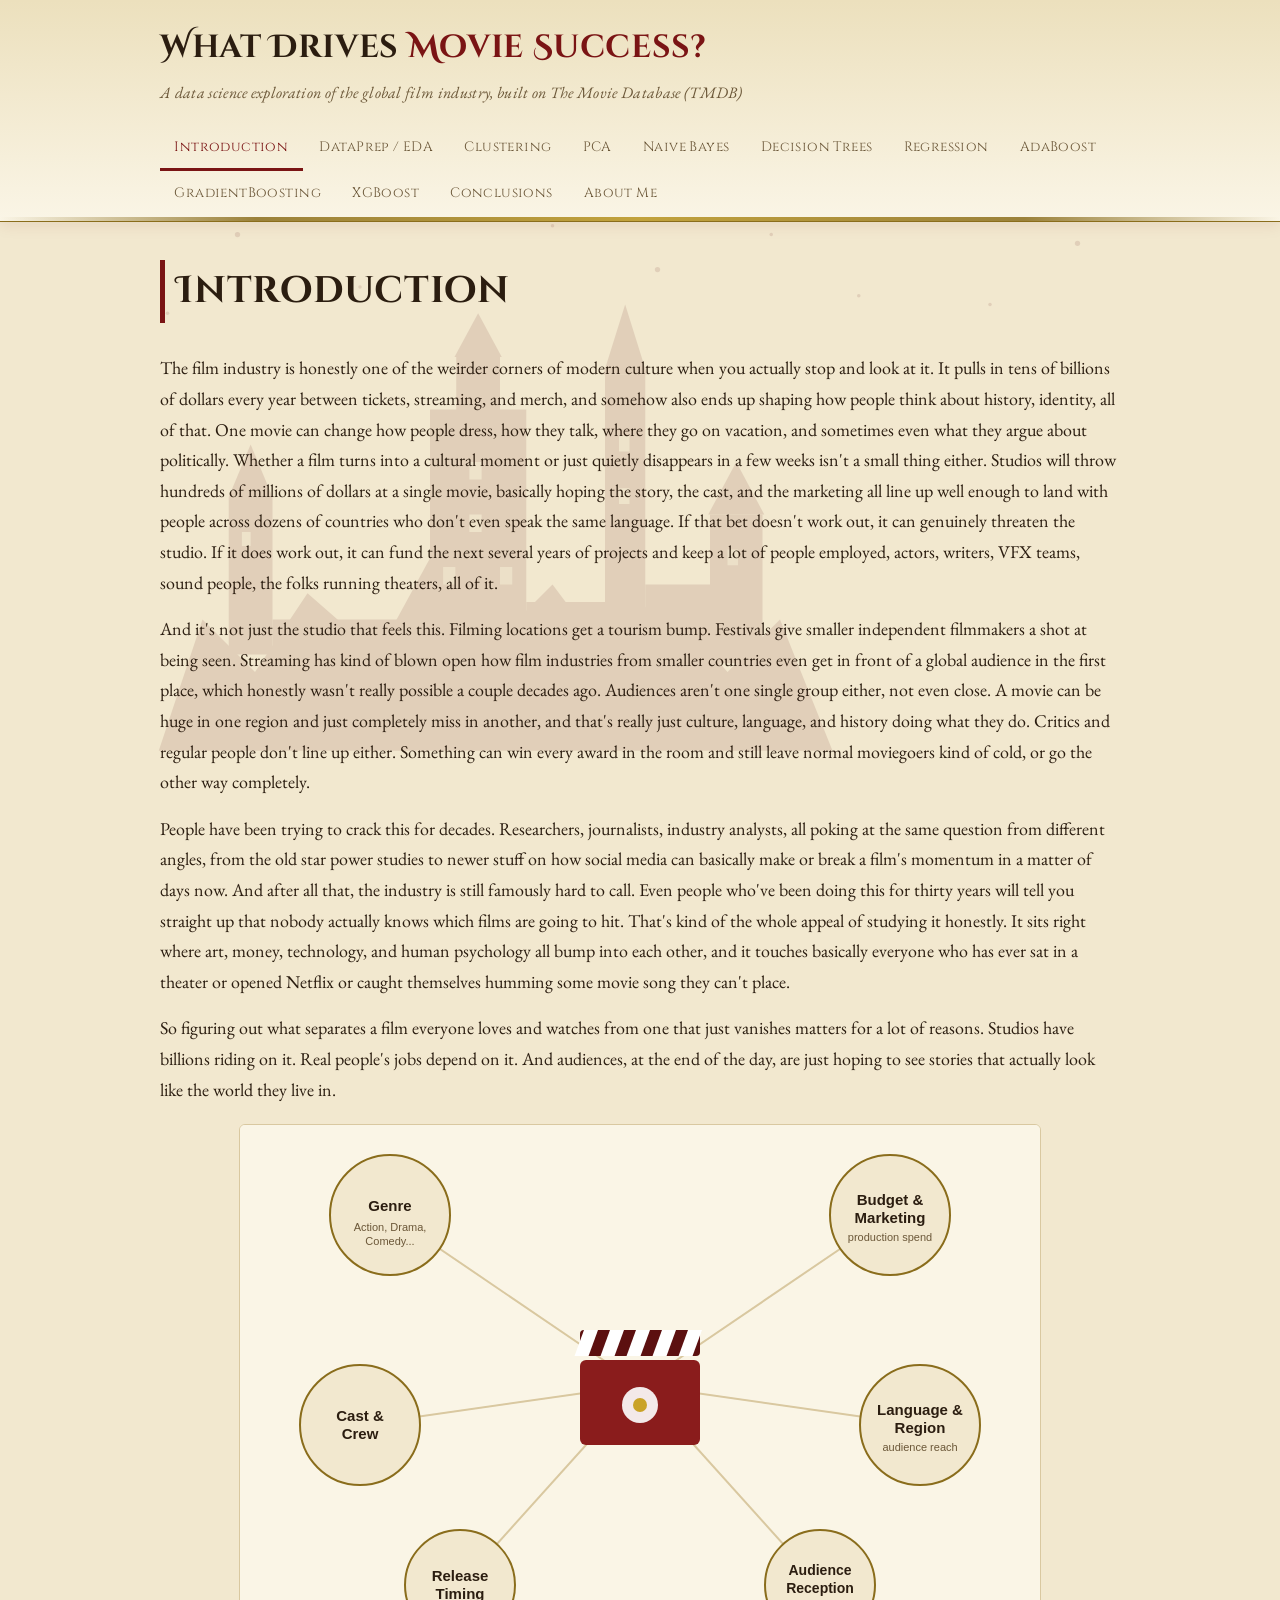
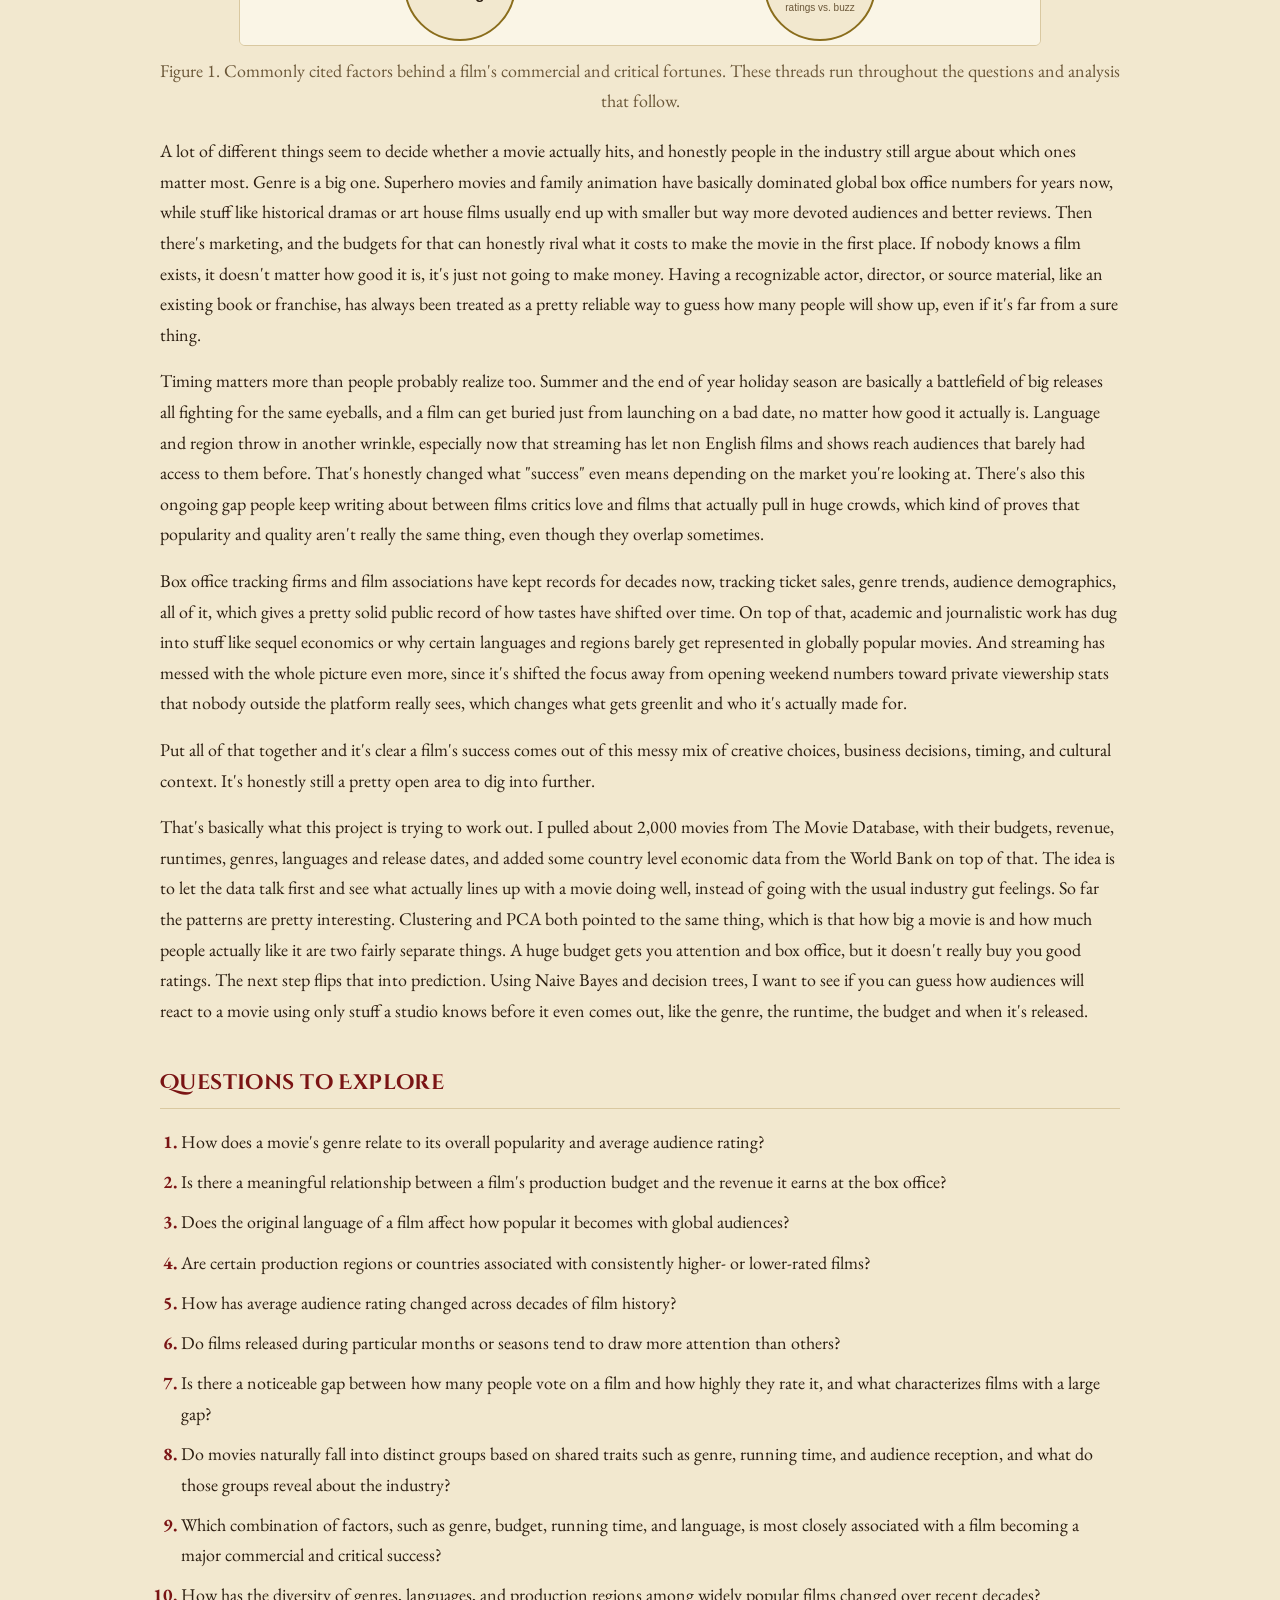
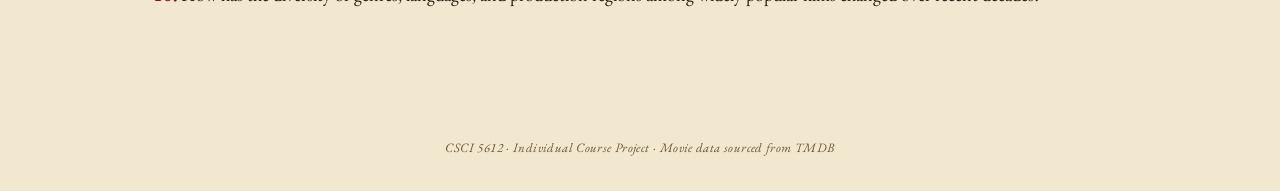
<file: website/index.html>
<!DOCTYPE html>
<html lang="en">
<head>
<meta charset="UTF-8">
<meta name="viewport" content="width=device-width, initial-scale=1.0">
<title>Introduction | What Drives Movie Success</title>
<link rel="preconnect" href="https://fonts.googleapis.com">
<link href="https://fonts.googleapis.com/css2?family=Cinzel+Decorative:wght@400;700&family=Cinzel:wght@400;600&family=EB+Garamond:ital,wght@0,400;0,600;1,400&display=swap" rel="stylesheet">
<link rel="stylesheet" href="css/style.css">
</head>
<body>

<header class="site-header">
  <div class="brand-bar">
    <h1>What Drives <span>Movie Success?</span></h1>
    <p>A data science exploration of the global film industry, built on The Movie Database (TMDB)</p>
  </div>
  <nav class="tabs">
    <a href="index.html" class="active">Introduction</a>
    <a href="dataprep_eda.html">DataPrep / EDA</a>
    <a href="clustering.html">Clustering</a>
    <a href="pca.html">PCA</a>
    <a href="naive_bayes.html">Naive Bayes</a>
    <a href="decision_trees.html">Decision Trees</a>
    <a href="regression.html">Regression</a>
    <a href="adaboost.html">AdaBoost</a>
    <a href="gradient_boosting.html">GradientBoosting</a>
    <a href="xgboost.html">XGBoost</a>
    <a href="conclusions.html">Conclusions</a>
    <a href="about.html">About Me</a>
  </nav>
  <div class="flag-strip"></div>
</header>

<main>
  <div class="hero-backdrop" aria-hidden="true">
    <img src="assets/img/intro/castle_backdrop.svg" alt="">
  </div>
  <h2 class="page-title">Introduction</h2>

  <section class="block">
    <p>
      The film industry is honestly one of the weirder corners of modern culture when you actually stop and look at it. It pulls in tens of billions of dollars every year between tickets, streaming, and merch, and somehow also ends up shaping how people think about history, identity, all of that. One movie can change how people dress, how they talk, where they go on vacation, and sometimes even what they argue about politically. Whether a film turns into a cultural moment or just quietly disappears in a few weeks isn't a small thing either. Studios will throw hundreds of millions of dollars at a single movie, basically hoping the story, the cast, and the marketing all line up well enough to land with people across dozens of countries who don't even speak the same language. If that bet doesn't work out, it can genuinely threaten the studio. If it does work out, it can fund the next several years of projects and keep a lot of people employed, actors, writers, VFX teams, sound people, the folks running theaters, all of it.
    </p>
    <p>
      And it's not just the studio that feels this. Filming locations get a tourism bump. Festivals give smaller independent filmmakers a shot at being seen. Streaming has kind of blown open how film industries from smaller countries even get in front of a global audience in the first place, which honestly wasn't really possible a couple decades ago. Audiences aren't one single group either, not even close. A movie can be huge in one region and just completely miss in another, and that's really just culture, language, and history doing what they do. Critics and regular people don't line up either. Something can win every award in the room and still leave normal moviegoers kind of cold, or go the other way completely.
    </p>
    <p>
      People have been trying to crack this for decades. Researchers, journalists, industry analysts, all poking at the same question from different angles, from the old star power studies to newer stuff on how social media can basically make or break a film's momentum in a matter of days now. And after all that, the industry is still famously hard to call. Even people who've been doing this for thirty years will tell you straight up that nobody actually knows which films are going to hit. That's kind of the whole appeal of studying it honestly. It sits right where art, money, technology, and human psychology all bump into each other, and it touches basically everyone who has ever sat in a theater or opened Netflix or caught themselves humming some movie song they can't place.
    </p>
    <p>
      So figuring out what separates a film everyone loves and watches from one that just vanishes matters for a lot of reasons. Studios have billions riding on it. Real people's jobs depend on it. And audiences, at the end of the day, are just hoping to see stories that actually look like the world they live in.
    </p>

    <figure class="intro-figure">
      <img src="assets/img/intro/movie_success_factors.svg" alt="Diagram of factors that shape movie success: genre, budget and marketing, cast and crew, language and region, release timing, and audience reception">
      <figcaption>Figure 1. Commonly cited factors behind a film's commercial and critical fortunes. These threads run throughout the questions and analysis that follow.</figcaption>
    </figure>

    <p>
      A lot of different things seem to decide whether a movie actually hits, and honestly people in the industry still argue about which ones matter most. Genre is a big one. Superhero movies and family animation have basically dominated global box office numbers for years now, while stuff like historical dramas or art house films usually end up with smaller but way more devoted audiences and better reviews. Then there's marketing, and the budgets for that can honestly rival what it costs to make the movie in the first place. If nobody knows a film exists, it doesn't matter how good it is, it's just not going to make money. Having a recognizable actor, director, or source material, like an existing book or franchise, has always been treated as a pretty reliable way to guess how many people will show up, even if it's far from a sure thing.
    </p>
    <p>
      Timing matters more than people probably realize too. Summer and the end of year holiday season are basically a battlefield of big releases all fighting for the same eyeballs, and a film can get buried just from launching on a bad date, no matter how good it actually is. Language and region throw in another wrinkle, especially now that streaming has let non English films and shows reach audiences that barely had access to them before. That's honestly changed what "success" even means depending on the market you're looking at. There's also this ongoing gap people keep writing about between films critics love and films that actually pull in huge crowds, which kind of proves that popularity and quality aren't really the same thing, even though they overlap sometimes.
    </p>
    <p>
      Box office tracking firms and film associations have kept records for decades now, tracking ticket sales, genre trends, audience demographics, all of it, which gives a pretty solid public record of how tastes have shifted over time. On top of that, academic and journalistic work has dug into stuff like sequel economics or why certain languages and regions barely get represented in globally popular movies. And streaming has messed with the whole picture even more, since it's shifted the focus away from opening weekend numbers toward private viewership stats that nobody outside the platform really sees, which changes what gets greenlit and who it's actually made for.
    </p>
    <p>
      Put all of that together and it's clear a film's success comes out of this messy mix of creative choices, business decisions, timing, and cultural context. It's honestly still a pretty open area to dig into further.
    </p>
    <p>
      That's basically what this project is trying to work out. I pulled about 2,000 movies from The Movie Database, with their budgets, revenue, runtimes, genres, languages and release dates, and added some country level economic data from the World Bank on top of that. The idea is to let the data talk first and see what actually lines up with a movie doing well, instead of going with the usual industry gut feelings. So far the patterns are pretty interesting. Clustering and PCA both pointed to the same thing, which is that how big a movie is and how much people actually like it are two fairly separate things. A huge budget gets you attention and box office, but it doesn't really buy you good ratings. The next step flips that into prediction. Using Naive Bayes and decision trees, I want to see if you can guess how audiences will react to a movie using only stuff a studio knows before it even comes out, like the genre, the runtime, the budget and when it's released.
    </p>

  </section>

  <section class="block">
    <h3>Questions to Explore</h3>
    <ol class="questions-list">
      <li>How does a movie's genre relate to its overall popularity and average audience rating?</li>
      <li>Is there a meaningful relationship between a film's production budget and the revenue it earns at the box office?</li>
      <li>Does the original language of a film affect how popular it becomes with global audiences?</li>
      <li>Are certain production regions or countries associated with consistently higher- or lower-rated films?</li>
      <li>How has average audience rating changed across decades of film history?</li>
      <li>Do films released during particular months or seasons tend to draw more attention than others?</li>
      <li>Is there a noticeable gap between how many people vote on a film and how highly they rate it, and what characterizes films with a large gap?</li>
      <li>Do movies naturally fall into distinct groups based on shared traits such as genre, running time, and audience reception, and what do those groups reveal about the industry?</li>
      <li>Which combination of factors, such as genre, budget, running time, and language, is most closely associated with a film becoming a major commercial and critical success?</li>
      <li>How has the diversity of genres, languages, and production regions among widely popular films changed over recent decades?</li>
    </ol>
  </section>
</main>

<footer class="site-footer">
  CSCI 5612 &middot; Individual Course Project &middot; Movie data sourced from TMDB
</footer>

</body>
</html>
</file>
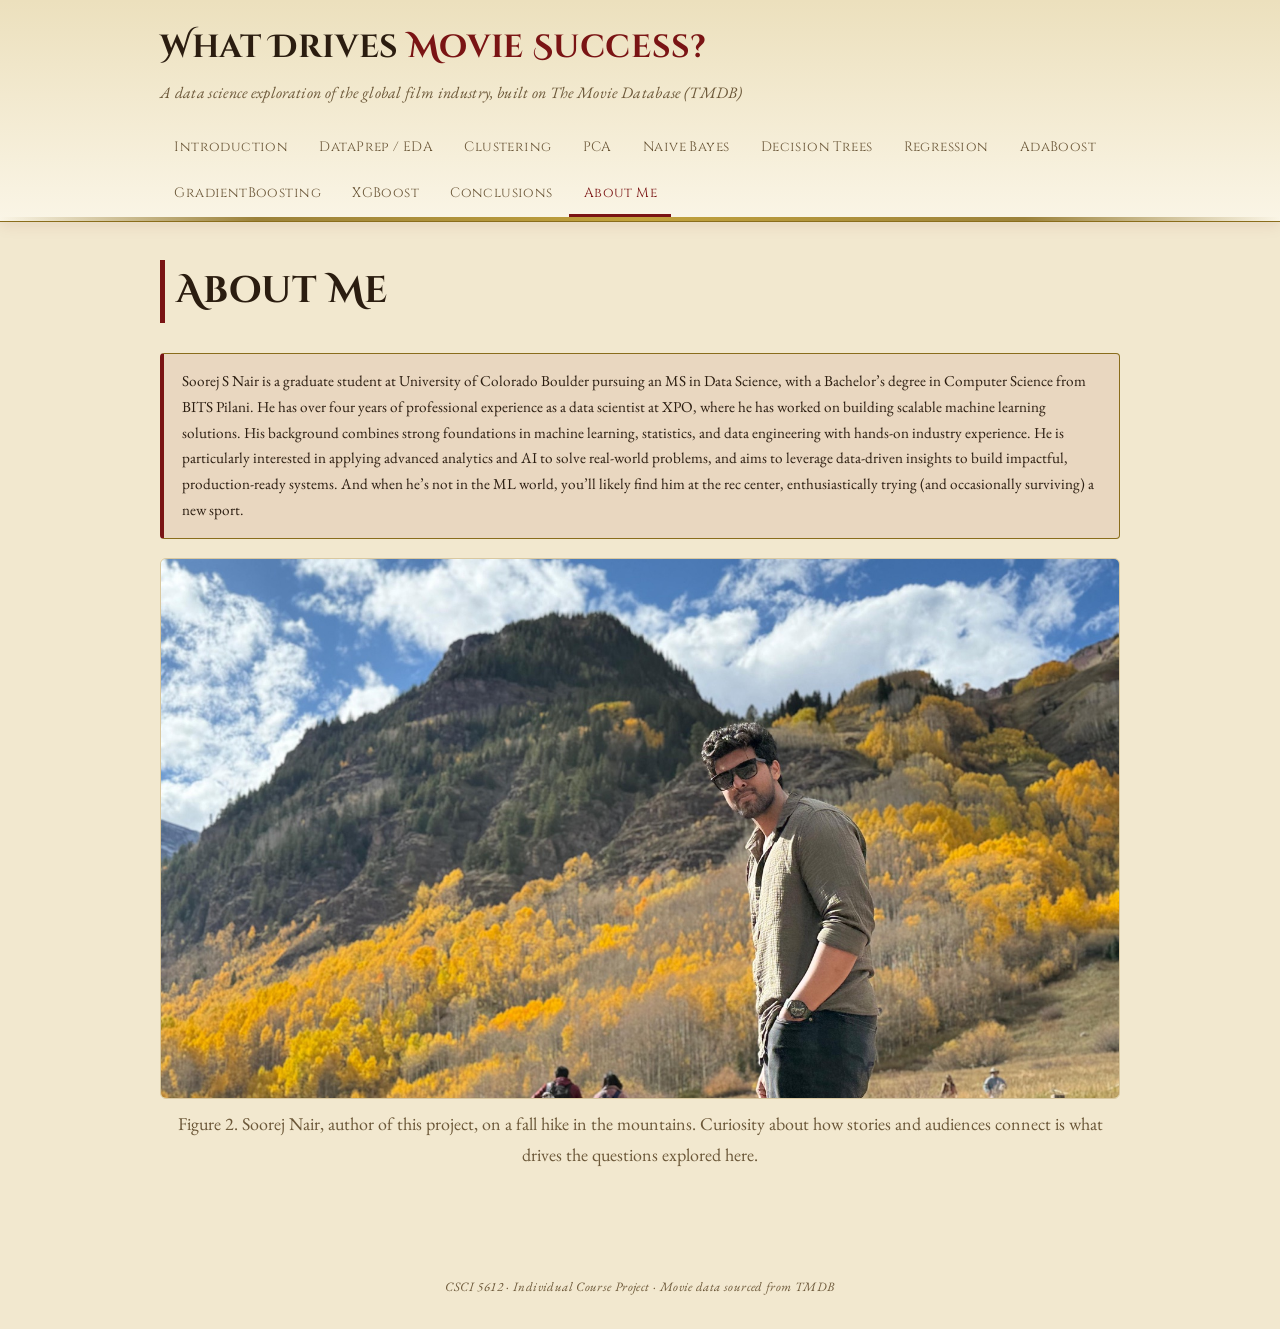
<file: website/about.html>
<!DOCTYPE html>
<html lang="en">
<head>
<meta charset="UTF-8">
<meta name="viewport" content="width=device-width, initial-scale=1.0">
<title>About Me | What Drives Movie Success</title>
<link rel="preconnect" href="https://fonts.googleapis.com">
<link href="https://fonts.googleapis.com/css2?family=Cinzel+Decorative:wght@400;700&family=Cinzel:wght@400;600&family=EB+Garamond:ital,wght@0,400;0,600;1,400&display=swap" rel="stylesheet">
<link rel="stylesheet" href="css/style.css">
</head>
<body>

<header class="site-header">
  <div class="brand-bar">
    <h1>What Drives <span>Movie Success?</span></h1>
    <p>A data science exploration of the global film industry, built on The Movie Database (TMDB)</p>
  </div>
  <nav class="tabs">
    <a href="index.html">Introduction</a>
    <a href="dataprep_eda.html">DataPrep / EDA</a>
    <a href="clustering.html">Clustering</a>
    <a href="pca.html">PCA</a>
    <a href="naive_bayes.html">Naive Bayes</a>
    <a href="decision_trees.html">Decision Trees</a>
    <a href="regression.html">Regression</a>
    <a href="adaboost.html">AdaBoost</a>
    <a href="gradient_boosting.html">GradientBoosting</a>
    <a href="xgboost.html">XGBoost</a>
    <a href="conclusions.html">Conclusions</a>
    <a href="about.html" class="active">About Me</a>
  </nav>
  <div class="flag-strip"></div>
</header>

<main>
  <h2 class="page-title">About Me</h2>
  <!-- This is the one tab written in first person -- replace with your own bio, photo, and links (LinkedIn, GitHub, etc.). -->
  <p class="status-note">Soorej S Nair is a graduate student at University of Colorado Boulder pursuing an MS in Data Science, with a Bachelor’s degree in Computer Science from BITS Pilani. He has over four years of professional experience as a data scientist at XPO, where he has worked on building scalable machine learning solutions. His background combines strong foundations in machine learning, statistics, and data engineering with hands-on industry experience. He is particularly interested in applying advanced analytics and AI to solve real-world problems, and aims to leverage data-driven insights to build impactful, production-ready systems. And when he’s not in the ML world, you’ll likely find him at the rec center, enthusiastically trying (and occasionally surviving) a new sport.</p>
  <figure class="intro-figure">
      <img src="assets/img/intro/Soorej_img.jpeg" alt="Soorej Nair standing in front of a mountainside covered in yellow autumn aspen trees">
      <figcaption>Figure 2. Soorej Nair, author of this project, on a fall hike in the mountains. Curiosity about how stories and audiences connect is what drives the questions explored here.</figcaption>
    </figure>
</main>

<footer class="site-footer">
  CSCI 5612 &middot; Individual Course Project &middot; Movie data sourced from TMDB
</footer>

</body>
</html>
</file>
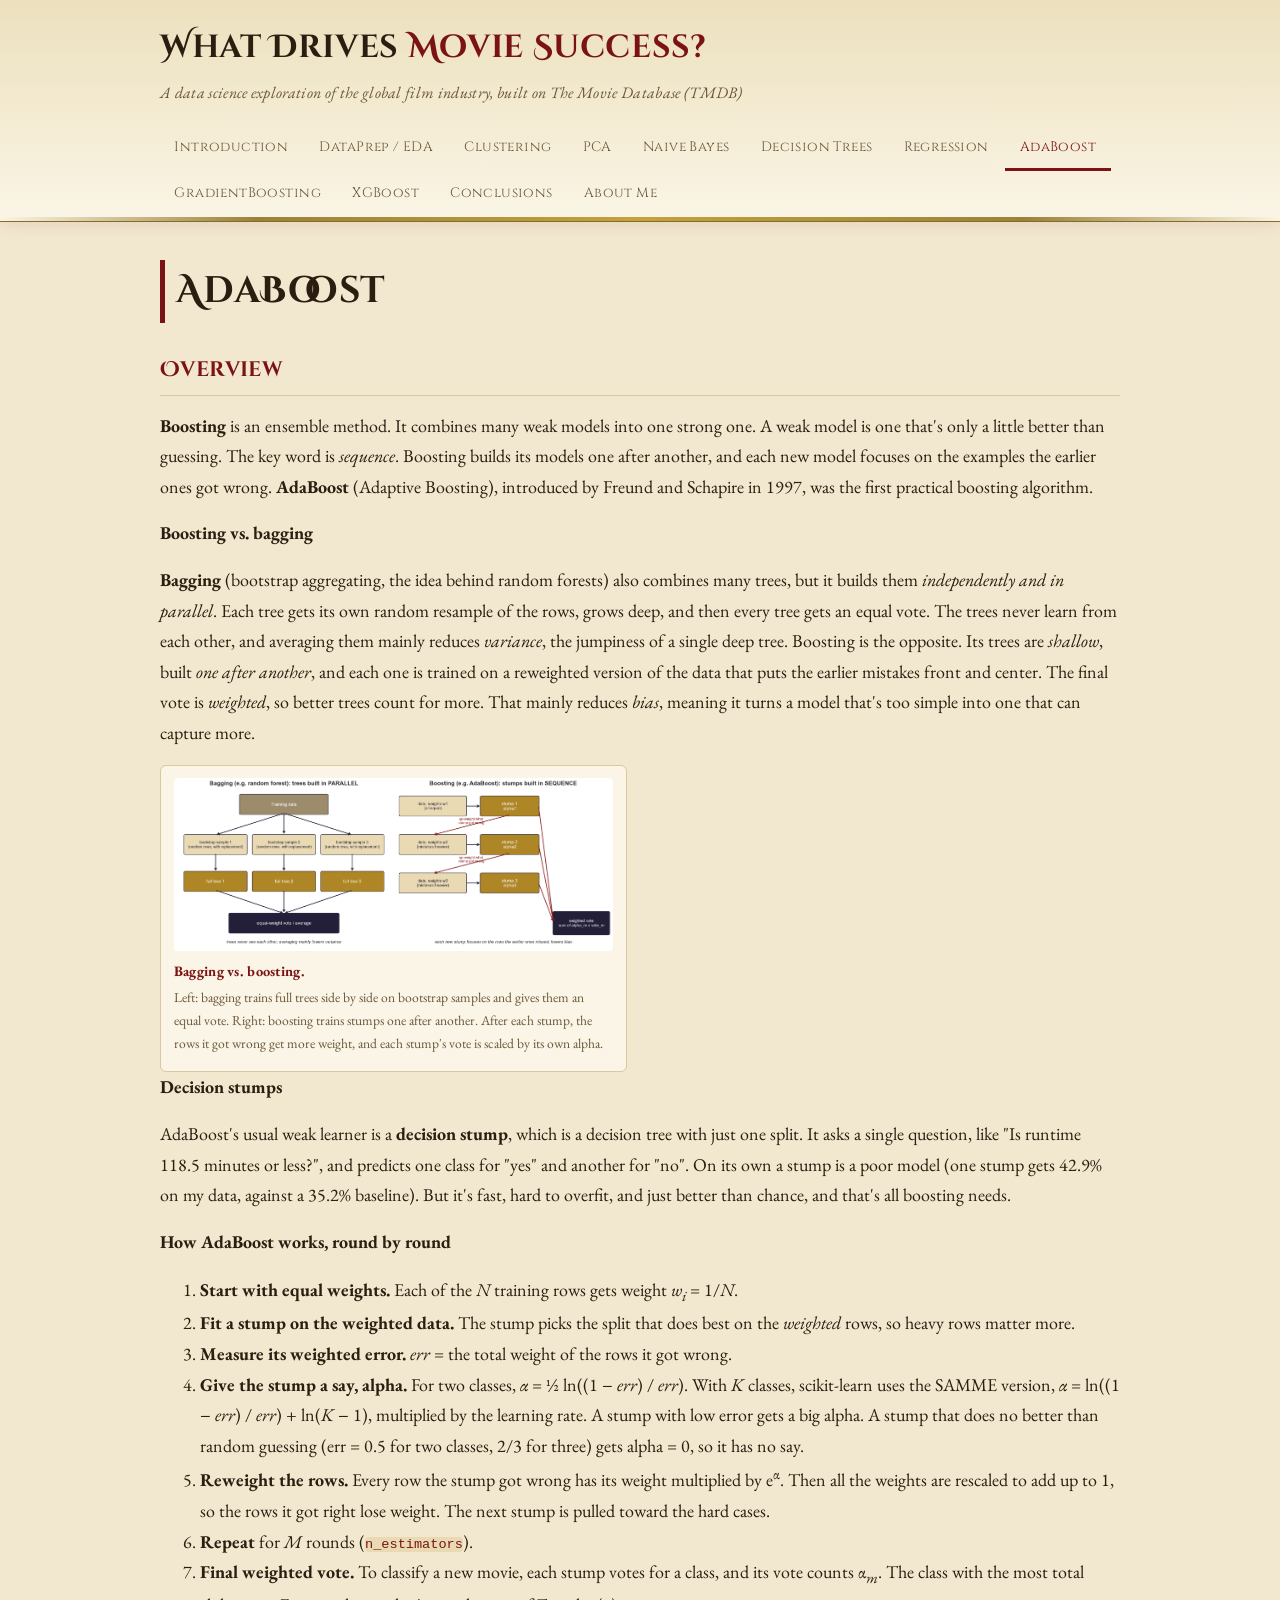
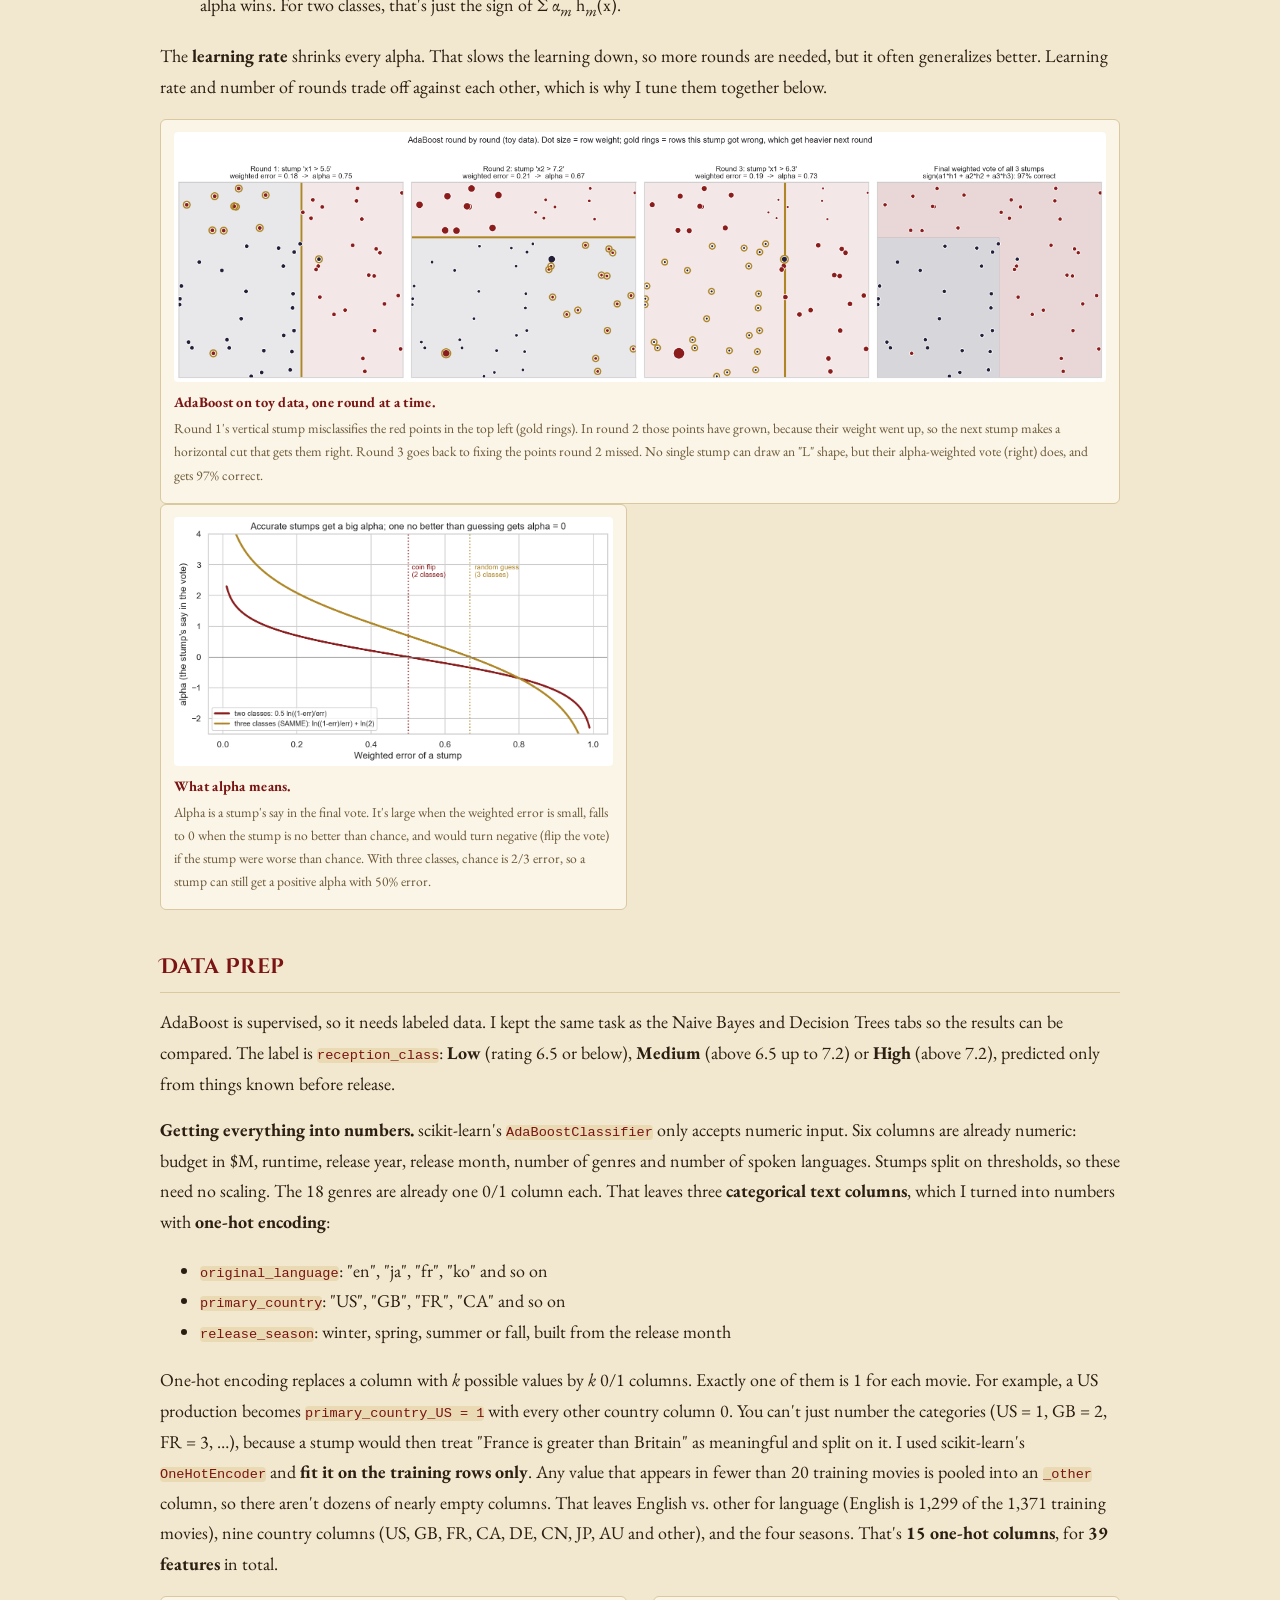
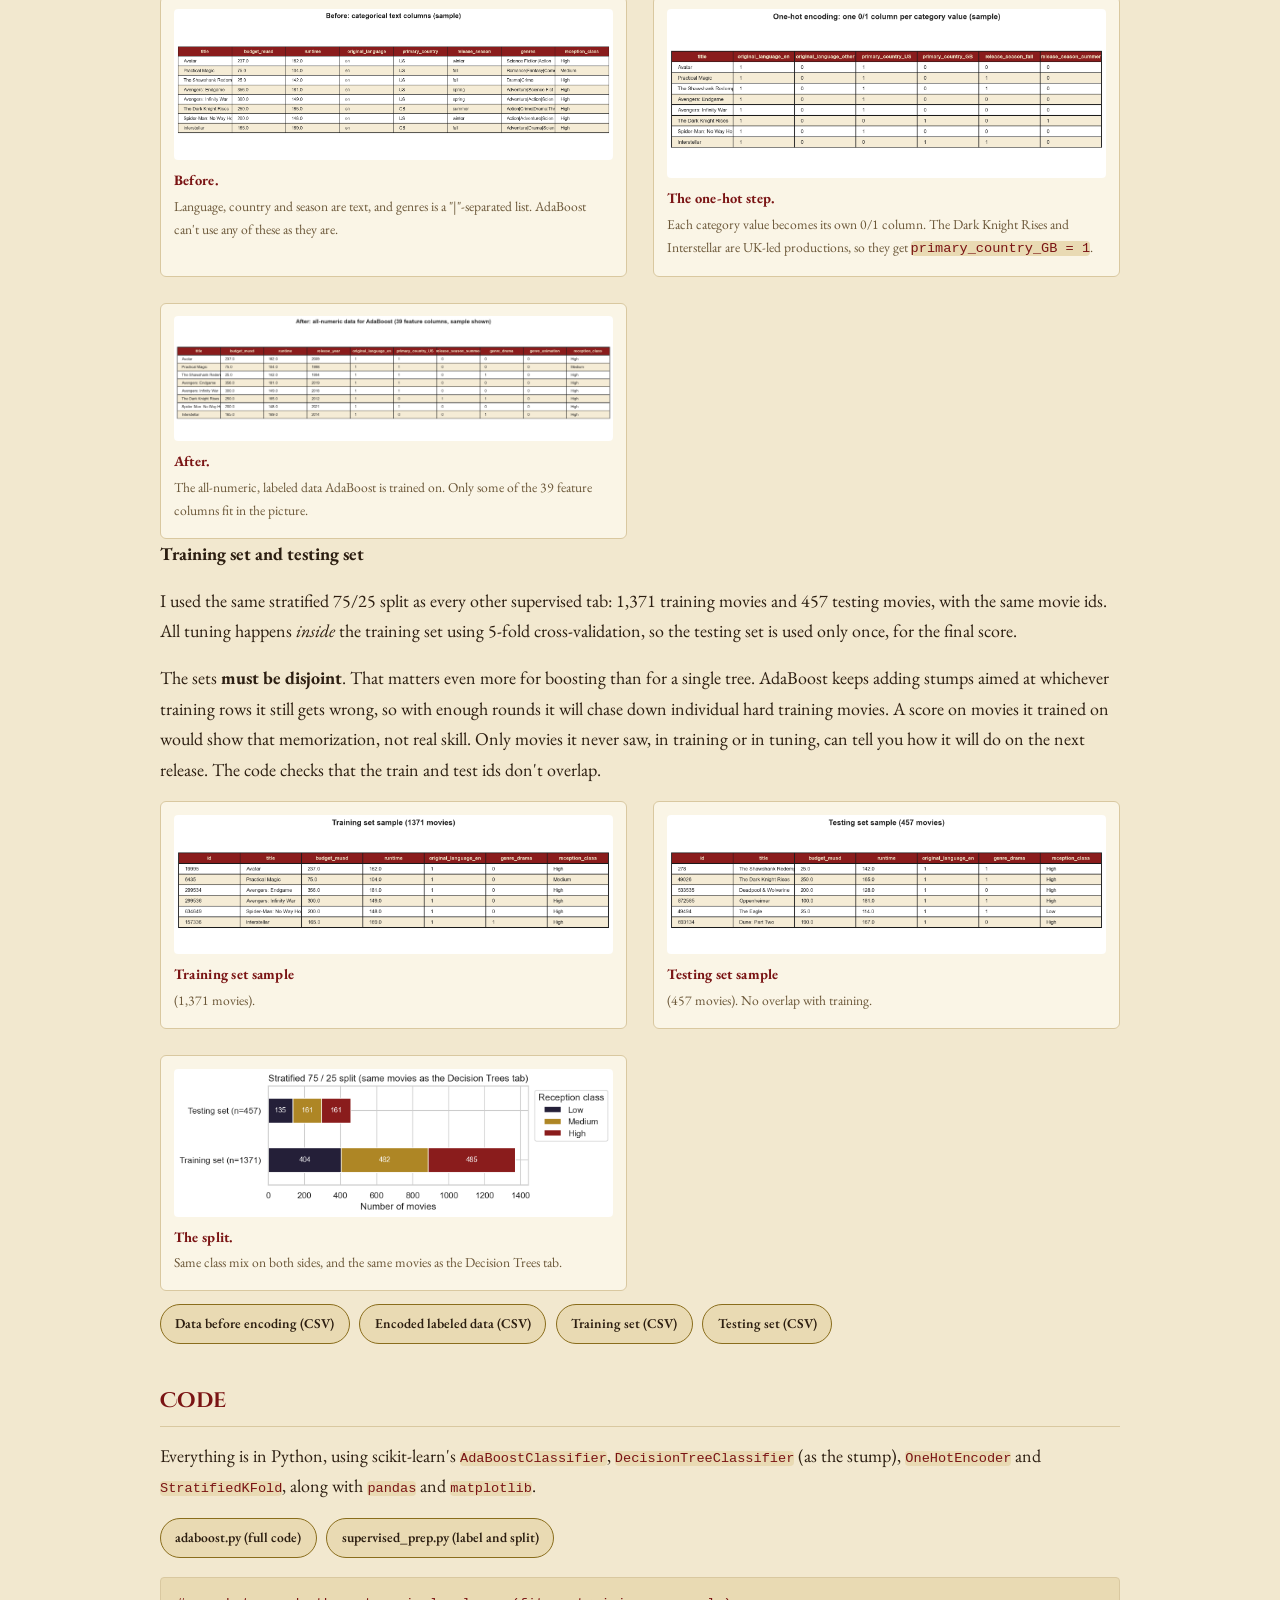
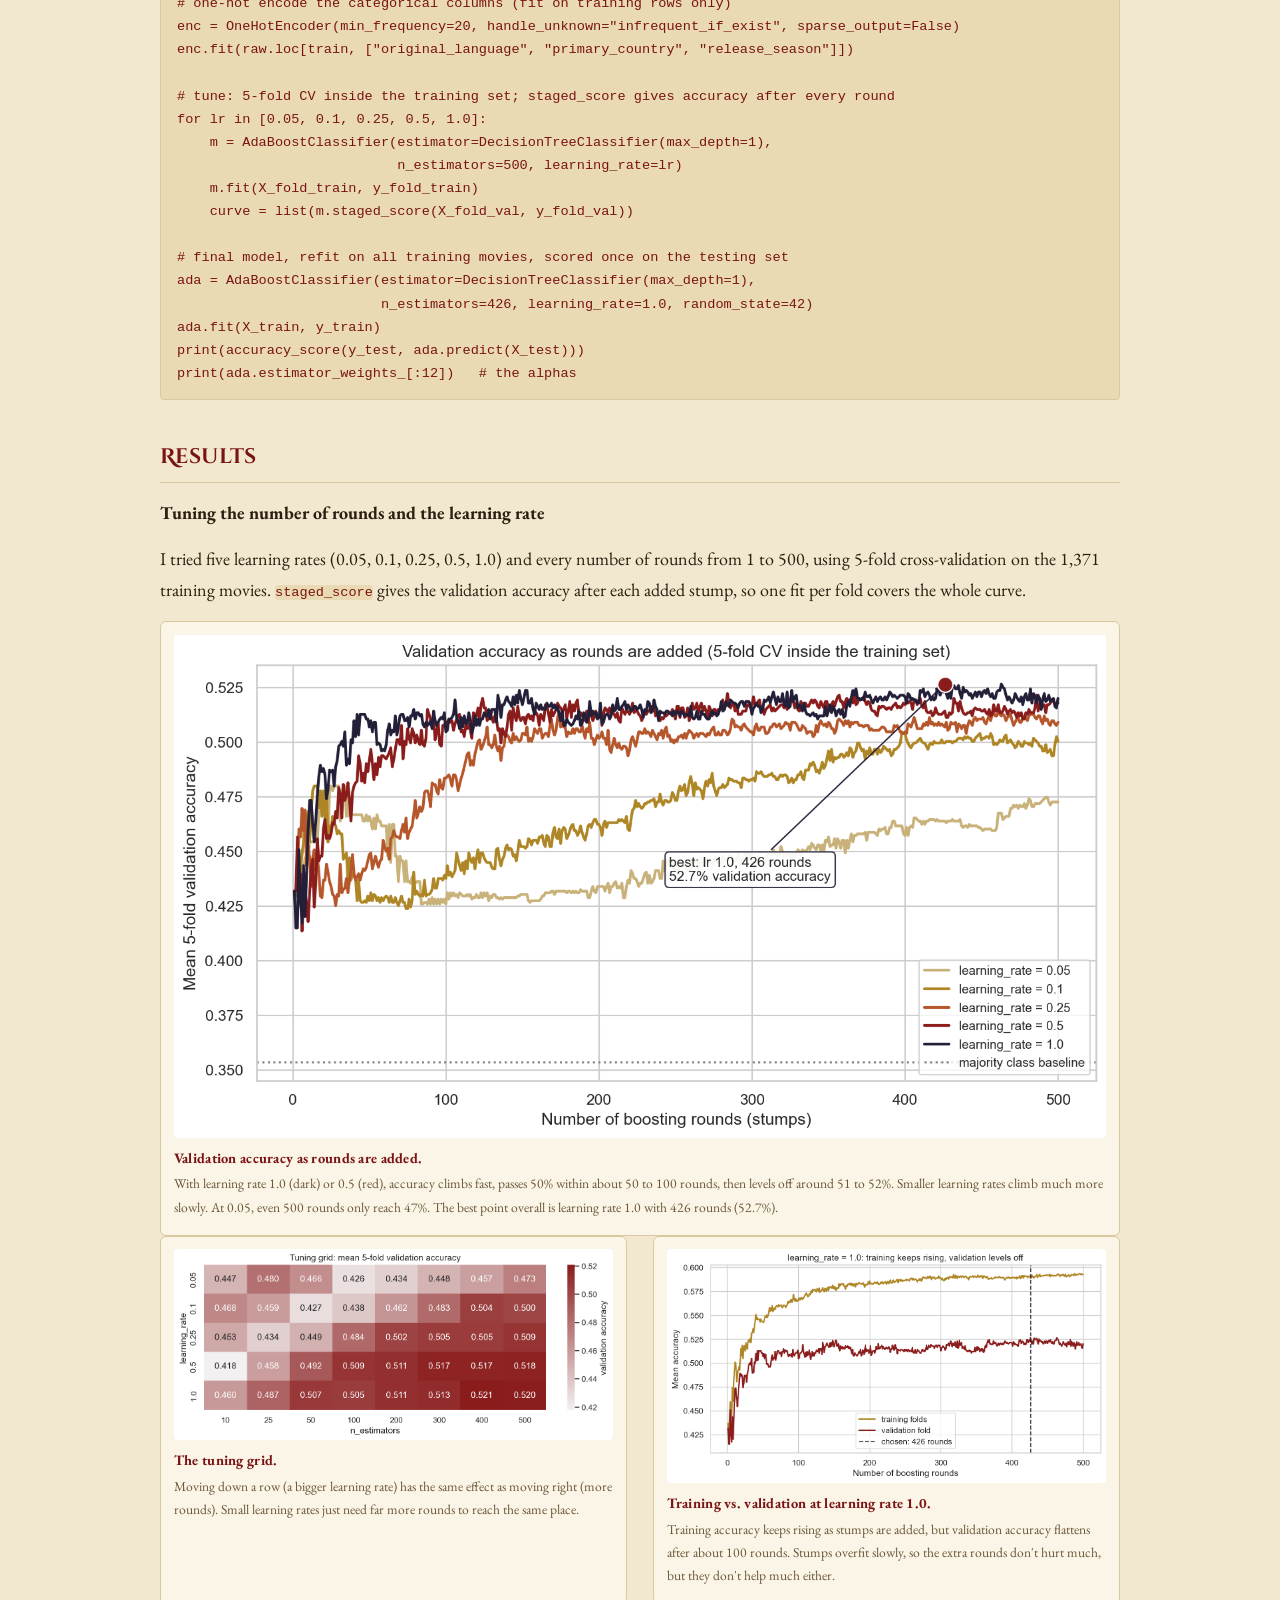
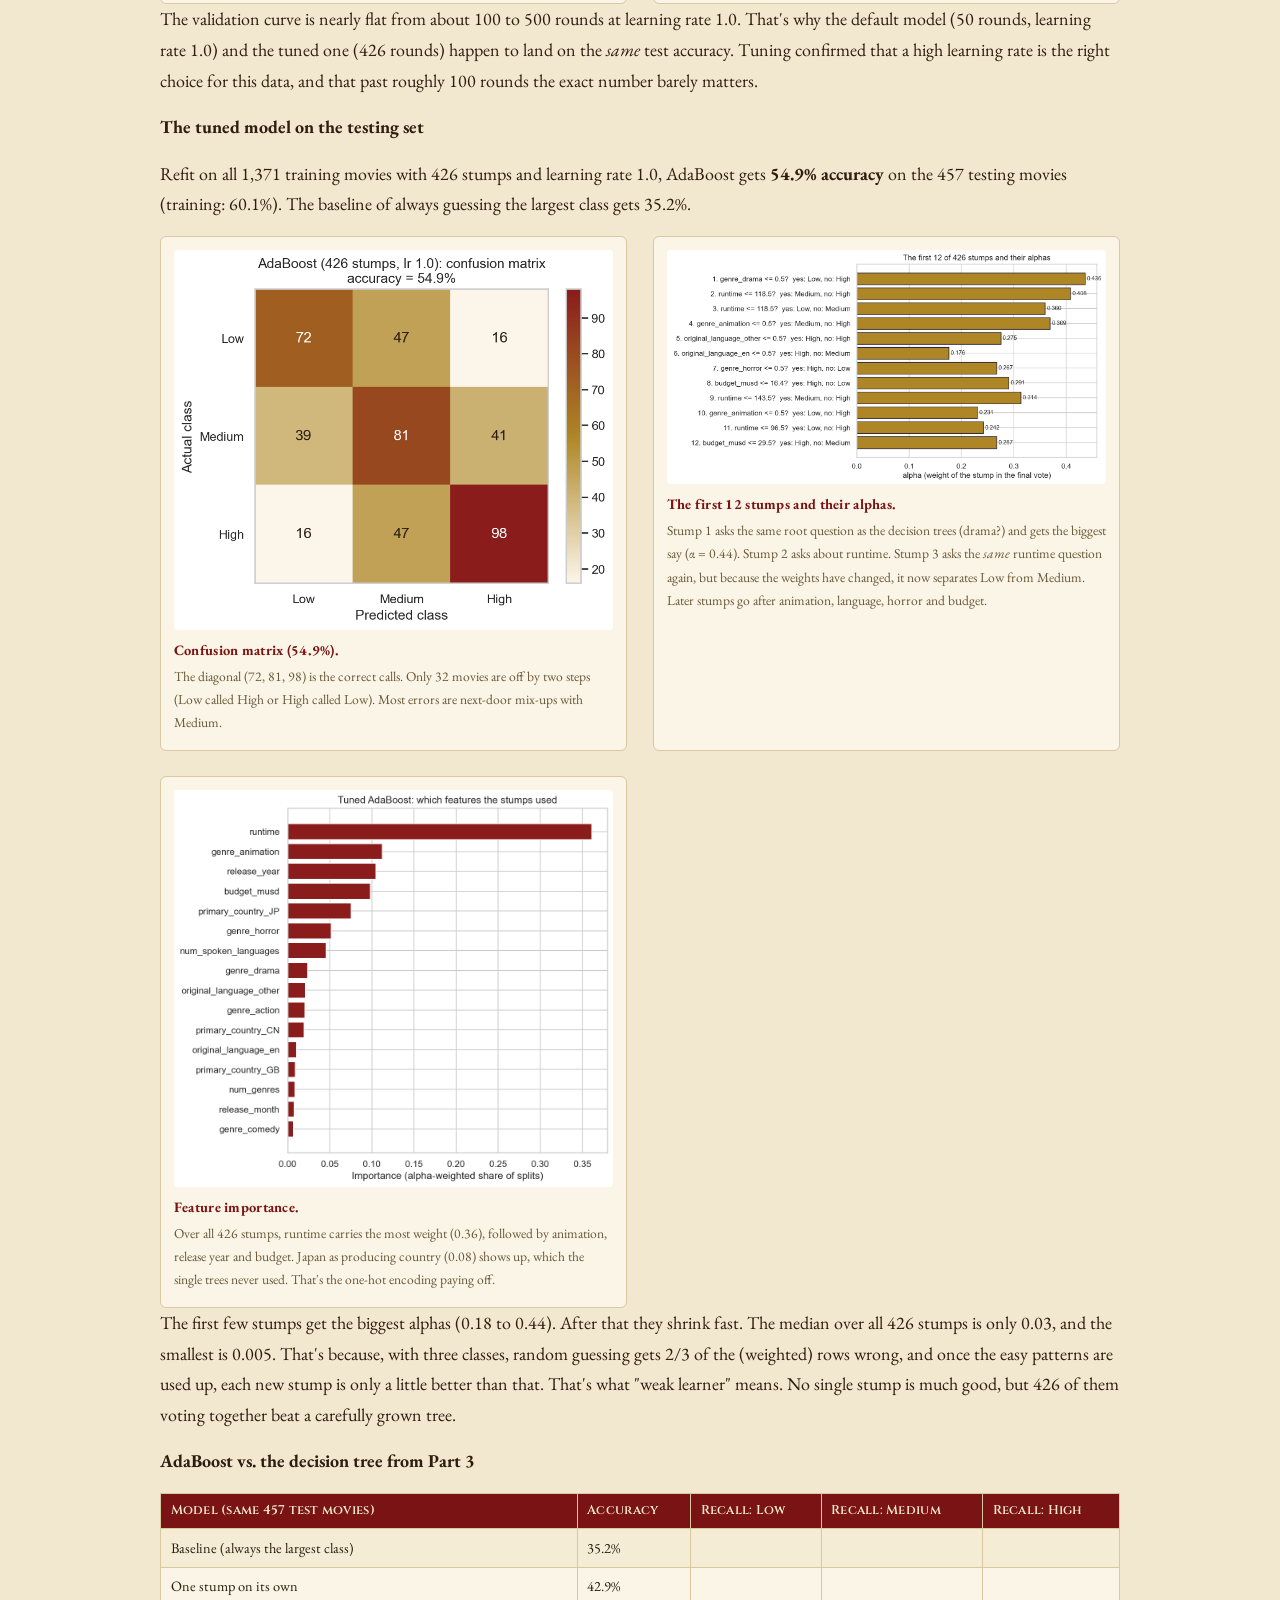
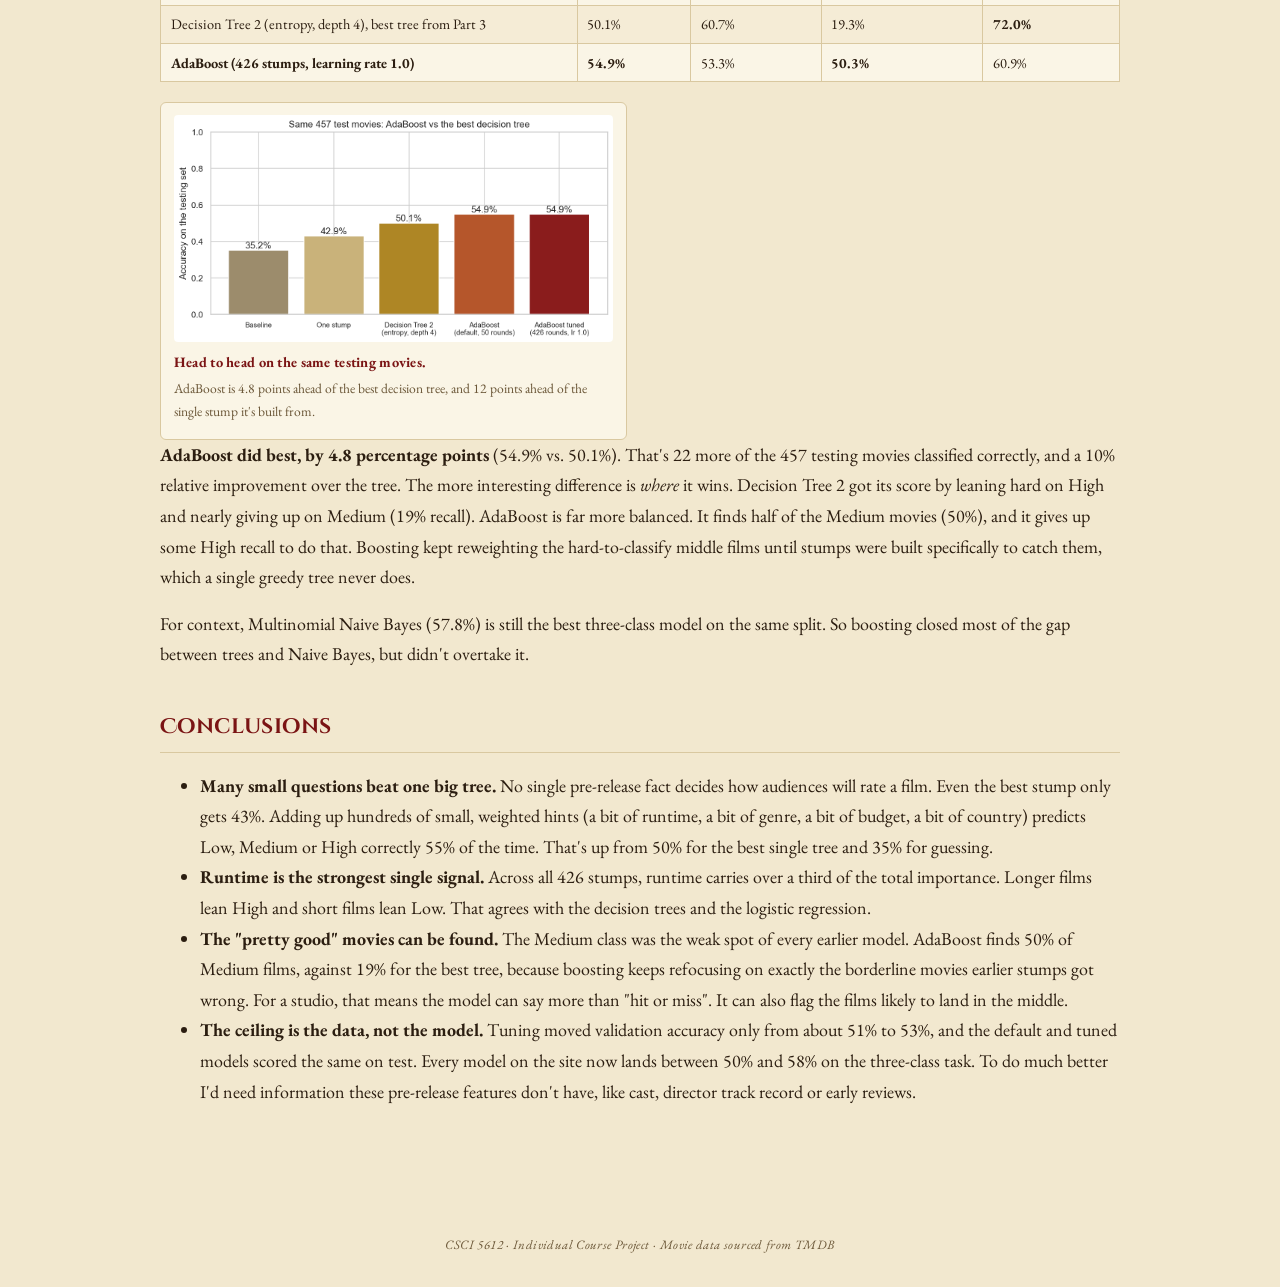
<file: website/adaboost.html>
<!DOCTYPE html>
<html lang="en">
<head>
<meta charset="UTF-8">
<meta name="viewport" content="width=device-width, initial-scale=1.0">
<title>AdaBoost | What Drives Movie Success</title>
<link rel="preconnect" href="https://fonts.googleapis.com">
<link href="https://fonts.googleapis.com/css2?family=Cinzel+Decorative:wght@400;700&family=Cinzel:wght@400;600&family=EB+Garamond:ital,wght@0,400;0,600;1,400&display=swap" rel="stylesheet">
<link rel="stylesheet" href="css/style.css">
</head>
<body>

<header class="site-header">
  <div class="brand-bar">
    <h1>What Drives <span>Movie Success?</span></h1>
    <p>A data science exploration of the global film industry, built on The Movie Database (TMDB)</p>
  </div>
  <nav class="tabs">
    <a href="index.html">Introduction</a>
    <a href="dataprep_eda.html">DataPrep / EDA</a>
    <a href="clustering.html">Clustering</a>
    <a href="pca.html">PCA</a>
    <a href="naive_bayes.html">Naive Bayes</a>
    <a href="decision_trees.html">Decision Trees</a>
    <a href="regression.html">Regression</a>
    <a href="adaboost.html" class="active">AdaBoost</a>
    <a href="gradient_boosting.html">GradientBoosting</a>
    <a href="xgboost.html">XGBoost</a>
    <a href="conclusions.html">Conclusions</a>
    <a href="about.html">About Me</a>
  </nav>
  <div class="flag-strip"></div>
</header>

<main>
  <h2 class="page-title">AdaBoost</h2>

  <!-- ============================================================ OVERVIEW -->
  <section class="block">
    <h3>Overview</h3>
    <p>
      <strong>Boosting</strong> is an ensemble method. It combines many weak models into one strong
      one. A weak model is one that's only a little better than guessing. The key word is
      <em>sequence</em>. Boosting builds its models one after another, and each new model focuses
      on the examples the earlier ones got wrong. <strong>AdaBoost</strong> (Adaptive Boosting),
      introduced by Freund and Schapire in 1997, was the first practical boosting algorithm.
    </p>
    <p><strong>Boosting vs. bagging</strong></p>
    <p>
      <strong>Bagging</strong> (bootstrap aggregating, the idea behind random forests) also
      combines many trees, but it builds them <em>independently and in parallel</em>. Each tree gets
      its own random resample of the rows, grows deep, and then every tree gets an equal vote. The
      trees never learn from each other, and averaging them mainly reduces <em>variance</em>, the
      jumpiness of a single deep tree. Boosting is the opposite. Its trees are <em>shallow</em>, built
      <em>one after another</em>, and each one is trained on a reweighted version of the data that
      puts the earlier mistakes front and center. The final vote is <em>weighted</em>, so better
      trees count for more. That mainly reduces <em>bias</em>, meaning it turns a model that's too
      simple into one that can capture more.
    </p>
    <div class="gallery">
      <figure>
        <a class="zoom" href="assets/img/adaboost/concept_bagging_vs_boosting.png" target="_blank" rel="noopener" title="Click to view full size"><img src="assets/img/adaboost/concept_bagging_vs_boosting.png" alt="Diagram contrasting bagging (parallel trees) with boosting (sequential stumps)"></a>
        <figcaption><strong>Bagging vs. boosting.</strong> Left: bagging trains full trees side by side on bootstrap samples and gives them an equal vote. Right: boosting trains stumps one after another. After each stump, the rows it got wrong get more weight, and each stump's vote is scaled by its own alpha.</figcaption>
      </figure>
    </div>

    <p><strong>Decision stumps</strong></p>
    <p>
      AdaBoost's usual weak learner is a <strong>decision stump</strong>, which is a decision tree
      with just one split. It asks a single question, like "Is runtime 118.5 minutes or less?", and
      predicts one class for "yes" and another for "no". On its own a stump is a poor model (one
      stump gets 42.9% on my data, against a 35.2% baseline). But it's fast, hard to overfit, and
      just better than chance, and that's all boosting needs.
    </p>

    <p><strong>How AdaBoost works, round by round</strong></p>
    <ol>
      <li><strong>Start with equal weights.</strong> Each of the <em>N</em> training rows gets weight <em>w<sub>i</sub></em> = 1/<em>N</em>.</li>
      <li><strong>Fit a stump on the weighted data.</strong> The stump picks the split that does best on the <em>weighted</em> rows, so heavy rows matter more.</li>
      <li><strong>Measure its weighted error.</strong> <em>err</em> = the total weight of the rows it got wrong.</li>
      <li><strong>Give the stump a say, alpha.</strong> For two classes, <em>&alpha;</em> = &frac12; ln((1 &minus; <em>err</em>) / <em>err</em>). With <em>K</em> classes, scikit-learn uses the SAMME version, <em>&alpha;</em> = ln((1 &minus; <em>err</em>) / <em>err</em>) + ln(<em>K</em> &minus; 1), multiplied by the learning rate. A stump with low error gets a big alpha. A stump that does no better than random guessing (err = 0.5 for two classes, 2/3 for three) gets alpha = 0, so it has no say.</li>
      <li><strong>Reweight the rows.</strong> Every row the stump got wrong has its weight multiplied by e<sup>&alpha;</sup>. Then all the weights are rescaled to add up to 1, so the rows it got right lose weight. The next stump is pulled toward the hard cases.</li>
      <li><strong>Repeat</strong> for <em>M</em> rounds (<code>n_estimators</code>).</li>
      <li><strong>Final weighted vote.</strong> To classify a new movie, each stump votes for a class, and its vote counts &alpha;<sub><em>m</em></sub>. The class with the most total alpha wins. For two classes, that's just the sign of &Sigma; &alpha;<sub><em>m</em></sub> h<sub><em>m</em></sub>(x).</li>
    </ol>
    <p>
      The <strong>learning rate</strong> shrinks every alpha. That slows the learning down, so more
      rounds are needed, but it often generalizes better. Learning rate and number of rounds trade
      off against each other, which is why I tune them together below.
    </p>
    <div class="gallery wide">
      <figure>
        <a class="zoom" href="assets/img/adaboost/concept_rounds.png" target="_blank" rel="noopener" title="Click to view full size"><img src="assets/img/adaboost/concept_rounds.png" alt="Three rounds of AdaBoost on toy data with point sizes showing weights, and the final combined boundary"></a>
        <figcaption><strong>AdaBoost on toy data, one round at a time.</strong> Round 1's vertical stump misclassifies the red points in the top left (gold rings). In round 2 those points have grown, because their weight went up, so the next stump makes a horizontal cut that gets them right. Round 3 goes back to fixing the points round 2 missed. No single stump can draw an "L" shape, but their alpha-weighted vote (right) does, and gets 97% correct.</figcaption>
      </figure>
    </div>
    <div class="gallery">
      <figure>
        <a class="zoom" href="assets/img/adaboost/concept_alpha.png" target="_blank" rel="noopener" title="Click to view full size"><img src="assets/img/adaboost/concept_alpha.png" alt="Alpha as a function of weighted error"></a>
        <figcaption><strong>What alpha means.</strong> Alpha is a stump's say in the final vote. It's large when the weighted error is small, falls to 0 when the stump is no better than chance, and would turn negative (flip the vote) if the stump were worse than chance. With three classes, chance is 2/3 error, so a stump can still get a positive alpha with 50% error.</figcaption>
      </figure>
    </div>
  </section>

  <!-- ============================================================ DATA PREP -->
  <section class="block">
    <h3>Data Prep</h3>
    <p>
      AdaBoost is supervised, so it needs labeled data. I kept the same task as the Naive Bayes and
      Decision Trees tabs so the results can be compared. The label is
      <code>reception_class</code>: <strong>Low</strong> (rating 6.5 or below),
      <strong>Medium</strong> (above 6.5 up to 7.2) or <strong>High</strong> (above 7.2), predicted
      only from things known before release.
    </p>
    <p>
      <strong>Getting everything into numbers.</strong> scikit-learn's
      <code>AdaBoostClassifier</code> only accepts numeric input. Six columns are already numeric:
      budget in $M, runtime, release year, release month, number of genres and number of spoken
      languages. Stumps split on thresholds, so these need no scaling. The 18 genres are already
      one 0/1 column each. That leaves three <strong>categorical text columns</strong>, which I
      turned into numbers with <strong>one-hot encoding</strong>:
    </p>
    <ul>
      <li><code>original_language</code>: "en", "ja", "fr", "ko" and so on</li>
      <li><code>primary_country</code>: "US", "GB", "FR", "CA" and so on</li>
      <li><code>release_season</code>: winter, spring, summer or fall, built from the release month</li>
    </ul>
    <p>
      One-hot encoding replaces a column with <em>k</em> possible values by <em>k</em> 0/1
      columns. Exactly one of them is 1 for each movie. For example, a US production becomes
      <code>primary_country_US = 1</code> with every other country column 0. You can't just number
      the categories (US = 1, GB = 2, FR = 3, &hellip;), because a stump would then treat "France is
      greater than Britain" as meaningful and split on it. I used scikit-learn's
      <code>OneHotEncoder</code> and <strong>fit it on the training rows only</strong>. Any value
      that appears in fewer than 20 training movies is pooled into an <code>_other</code> column, so
      there aren't dozens of nearly empty columns. That leaves English vs. other for language
      (English is 1,299 of the 1,371 training movies), nine country columns (US, GB, FR, CA, DE,
      CN, JP, AU and other), and the four seasons. That's <strong>15 one-hot columns</strong>,
      for <strong>39 features</strong> in total.
    </p>
    <div class="gallery">
      <figure>
        <a class="zoom" href="assets/img/adaboost/data_before.png" target="_blank" rel="noopener" title="Click to view full size"><img src="assets/img/adaboost/data_before.png" alt="Data before encoding, with categorical text columns"></a>
        <figcaption><strong>Before.</strong> Language, country and season are text, and genres is a "|"-separated list. AdaBoost can't use any of these as they are.</figcaption>
      </figure>
      <figure>
        <a class="zoom" href="assets/img/adaboost/data_onehot.png" target="_blank" rel="noopener" title="Click to view full size"><img src="assets/img/adaboost/data_onehot.png" alt="One-hot encoded language, country and season columns"></a>
        <figcaption><strong>The one-hot step.</strong> Each category value becomes its own 0/1 column. The Dark Knight Rises and Interstellar are UK-led productions, so they get <code>primary_country_GB = 1</code>.</figcaption>
      </figure>
      <figure>
        <a class="zoom" href="assets/img/adaboost/data_after.png" target="_blank" rel="noopener" title="Click to view full size"><img src="assets/img/adaboost/data_after.png" alt="All-numeric data used for AdaBoost"></a>
        <figcaption><strong>After.</strong> The all-numeric, labeled data AdaBoost is trained on. Only some of the 39 feature columns fit in the picture.</figcaption>
      </figure>
    </div>

    <p><strong>Training set and testing set</strong></p>
    <p>
      I used the same stratified 75/25 split as every other supervised tab: 1,371 training movies
      and 457 testing movies, with the same movie ids. All tuning happens <em>inside</em> the
      training set using 5-fold cross-validation, so the testing set is used only once, for the
      final score.
    </p>
    <p>
      The sets <strong>must be disjoint</strong>. That matters even more for boosting than for a
      single tree. AdaBoost keeps adding stumps aimed at whichever training rows it still gets
      wrong, so with enough rounds it will chase down individual hard training movies. A score on
      movies it trained on would show that memorization, not real skill. Only movies it never saw,
      in training or in tuning, can tell you how it will do on the next release. The code checks
      that the train and test ids don't overlap.
    </p>
    <div class="gallery">
      <figure>
        <a class="zoom" href="assets/img/adaboost/train_sample.png" target="_blank" rel="noopener" title="Click to view full size"><img src="assets/img/adaboost/train_sample.png" alt="Sample of the training set"></a>
        <figcaption><strong>Training set sample</strong> (1,371 movies).</figcaption>
      </figure>
      <figure>
        <a class="zoom" href="assets/img/adaboost/test_sample.png" target="_blank" rel="noopener" title="Click to view full size"><img src="assets/img/adaboost/test_sample.png" alt="Sample of the testing set"></a>
        <figcaption><strong>Testing set sample</strong> (457 movies). No overlap with training.</figcaption>
      </figure>
      <figure>
        <a class="zoom" href="assets/img/adaboost/train_test_split.png" target="_blank" rel="noopener" title="Click to view full size"><img src="assets/img/adaboost/train_test_split.png" alt="Class balance in training and testing sets"></a>
        <figcaption><strong>The split.</strong> Same class mix on both sides, and the same movies as the Decision Trees tab.</figcaption>
      </figure>
    </div>
    <div class="data-links">
      <a href="../data/prepared/ada_before.csv">Data before encoding (CSV)</a>
      <a href="../data/prepared/ada_labeled.csv">Encoded labeled data (CSV)</a>
      <a href="../data/prepared/ada_train.csv">Training set (CSV)</a>
      <a href="../data/prepared/ada_test.csv">Testing set (CSV)</a>
    </div>
  </section>

  <!-- ============================================================ CODE -->
  <section class="block">
    <h3>Code</h3>
    <p>
      Everything is in Python, using scikit-learn's <code>AdaBoostClassifier</code>,
      <code>DecisionTreeClassifier</code> (as the stump), <code>OneHotEncoder</code> and
      <code>StratifiedKFold</code>, along with <code>pandas</code> and <code>matplotlib</code>.
    </p>
    <div class="data-links">
      <a href="../scripts/adaboost.py">adaboost.py (full code)</a>
      <a href="../scripts/supervised_prep.py">supervised_prep.py (label and split)</a>
    </div>
<pre><code># one-hot encode the categorical columns (fit on training rows only)
enc = OneHotEncoder(min_frequency=20, handle_unknown="infrequent_if_exist", sparse_output=False)
enc.fit(raw.loc[train, ["original_language", "primary_country", "release_season"]])

# tune: 5-fold CV inside the training set; staged_score gives accuracy after every round
for lr in [0.05, 0.1, 0.25, 0.5, 1.0]:
    m = AdaBoostClassifier(estimator=DecisionTreeClassifier(max_depth=1),
                           n_estimators=500, learning_rate=lr)
    m.fit(X_fold_train, y_fold_train)
    curve = list(m.staged_score(X_fold_val, y_fold_val))

# final model, refit on all training movies, scored once on the testing set
ada = AdaBoostClassifier(estimator=DecisionTreeClassifier(max_depth=1),
                         n_estimators=426, learning_rate=1.0, random_state=42)
ada.fit(X_train, y_train)
print(accuracy_score(y_test, ada.predict(X_test)))
print(ada.estimator_weights_[:12])   # the alphas</code></pre>
  </section>

  <!-- ============================================================ RESULTS -->
  <section class="block">
    <h3>Results</h3>

    <p><strong>Tuning the number of rounds and the learning rate</strong></p>
    <p>
      I tried five learning rates (0.05, 0.1, 0.25, 0.5, 1.0) and every number of rounds from 1 to
      500, using 5-fold cross-validation on the 1,371 training movies. <code>staged_score</code>
      gives the validation accuracy after each added stump, so one fit per fold covers the whole
      curve.
    </p>
    <div class="gallery wide">
      <figure>
        <a class="zoom" href="assets/img/adaboost/tuning_rounds_curve.png" target="_blank" rel="noopener" title="Click to view full size"><img src="assets/img/adaboost/tuning_rounds_curve.png" alt="Validation accuracy versus boosting rounds for five learning rates"></a>
        <figcaption><strong>Validation accuracy as rounds are added.</strong> With learning rate 1.0 (dark) or 0.5 (red), accuracy climbs fast, passes 50% within about 50 to 100 rounds, then levels off around 51 to 52%. Smaller learning rates climb much more slowly. At 0.05, even 500 rounds only reach 47%. The best point overall is learning rate 1.0 with 426 rounds (52.7%).</figcaption>
      </figure>
    </div>
    <div class="gallery">
      <figure>
        <a class="zoom" href="assets/img/adaboost/tuning_grid_heatmap.png" target="_blank" rel="noopener" title="Click to view full size"><img src="assets/img/adaboost/tuning_grid_heatmap.png" alt="Heatmap of validation accuracy over learning rate and number of rounds"></a>
        <figcaption><strong>The tuning grid.</strong> Moving down a row (a bigger learning rate) has the same effect as moving right (more rounds). Small learning rates just need far more rounds to reach the same place.</figcaption>
      </figure>
      <figure>
        <a class="zoom" href="assets/img/adaboost/tuning_train_vs_val.png" target="_blank" rel="noopener" title="Click to view full size"><img src="assets/img/adaboost/tuning_train_vs_val.png" alt="Training versus validation accuracy across rounds at learning rate 1.0"></a>
        <figcaption><strong>Training vs. validation at learning rate 1.0.</strong> Training accuracy keeps rising as stumps are added, but validation accuracy flattens after about 100 rounds. Stumps overfit slowly, so the extra rounds don't hurt much, but they don't help much either.</figcaption>
      </figure>
    </div>
    <p>
      The validation curve is nearly flat from about 100 to 500 rounds at learning rate 1.0.
      That's why the default model (50 rounds, learning rate 1.0) and the tuned one (426 rounds)
      happen to land on the <em>same</em> test accuracy. Tuning confirmed that a high learning rate
      is the right choice for this data, and that past roughly 100 rounds the exact number barely
      matters.
    </p>

    <p><strong>The tuned model on the testing set</strong></p>
    <p>
      Refit on all 1,371 training movies with 426 stumps and learning rate 1.0, AdaBoost gets
      <strong>54.9% accuracy</strong> on the 457 testing movies (training: 60.1%). The baseline of
      always guessing the largest class gets 35.2%.
    </p>
    <div class="gallery">
      <figure>
        <a class="zoom" href="assets/img/adaboost/cm_adaboost.png" target="_blank" rel="noopener" title="Click to view full size"><img src="assets/img/adaboost/cm_adaboost.png" alt="Confusion matrix for tuned AdaBoost"></a>
        <figcaption><strong>Confusion matrix (54.9%).</strong> The diagonal (72, 81, 98) is the correct calls. Only 32 movies are off by two steps (Low called High or High called Low). Most errors are next-door mix-ups with Medium.</figcaption>
      </figure>
      <figure>
        <a class="zoom" href="assets/img/adaboost/first_stumps_alpha.png" target="_blank" rel="noopener" title="Click to view full size"><img src="assets/img/adaboost/first_stumps_alpha.png" alt="The first 12 stumps, their questions and alpha weights"></a>
        <figcaption><strong>The first 12 stumps and their alphas.</strong> Stump 1 asks the same root question as the decision trees (drama?) and gets the biggest say (&alpha; = 0.44). Stump 2 asks about runtime. Stump 3 asks the <em>same</em> runtime question again, but because the weights have changed, it now separates Low from Medium. Later stumps go after animation, language, horror and budget.</figcaption>
      </figure>
      <figure>
        <a class="zoom" href="assets/img/adaboost/feature_importance.png" target="_blank" rel="noopener" title="Click to view full size"><img src="assets/img/adaboost/feature_importance.png" alt="AdaBoost feature importance"></a>
        <figcaption><strong>Feature importance.</strong> Over all 426 stumps, runtime carries the most weight (0.36), followed by animation, release year and budget. Japan as producing country (0.08) shows up, which the single trees never used. That's the one-hot encoding paying off.</figcaption>
      </figure>
    </div>
    <p>
      The first few stumps get the biggest alphas (0.18 to 0.44). After that they shrink fast. The
      median over all 426 stumps is only 0.03, and the smallest is 0.005. That's because, with three
      classes, random guessing gets 2/3 of the (weighted) rows wrong, and once the easy patterns are
      used up, each new stump is only a little better than that. That's what "weak learner" means.
      No single stump is much good, but 426 of them voting together beat a carefully grown tree.
    </p>

    <p><strong>AdaBoost vs. the decision tree from Part 3</strong></p>
    <div class="table-wrap">
      <table class="results-table">
        <tr><th>Model (same 457 test movies)</th><th>Accuracy</th><th>Recall: Low</th><th>Recall: Medium</th><th>Recall: High</th></tr>
        <tr><td>Baseline (always the largest class)</td><td>35.2%</td><td></td><td></td><td></td></tr>
        <tr><td>One stump on its own</td><td>42.9%</td><td></td><td></td><td></td></tr>
        <tr><td>Decision Tree 2 (entropy, depth 4), best tree from Part 3</td><td>50.1%</td><td>60.7%</td><td>19.3%</td><td><strong>72.0%</strong></td></tr>
        <tr><td><strong>AdaBoost (426 stumps, learning rate 1.0)</strong></td><td><strong>54.9%</strong></td><td>53.3%</td><td><strong>50.3%</strong></td><td>60.9%</td></tr>
      </table>
    </div>
    <div class="gallery">
      <figure>
        <a class="zoom" href="assets/img/adaboost/ada_vs_tree.png" target="_blank" rel="noopener" title="Click to view full size"><img src="assets/img/adaboost/ada_vs_tree.png" alt="Accuracy of AdaBoost compared with the decision tree, a single stump and the baseline"></a>
        <figcaption><strong>Head to head on the same testing movies.</strong> AdaBoost is 4.8 points ahead of the best decision tree, and 12 points ahead of the single stump it's built from.</figcaption>
      </figure>
    </div>
    <p>
      <strong>AdaBoost did best, by 4.8 percentage points</strong> (54.9% vs. 50.1%). That's 22
      more of the 457 testing movies classified correctly, and a 10% relative improvement over
      the tree. The more interesting difference is <em>where</em> it wins. Decision Tree 2 got its
      score by leaning hard on High and nearly giving up on Medium (19% recall). AdaBoost is far more
      balanced. It finds half of the Medium movies (50%), and it gives up some High recall to do
      that. Boosting kept reweighting the hard-to-classify middle films until stumps were built
      specifically to catch them, which a single greedy tree never does.
    </p>
    <p>
      For context, Multinomial Naive Bayes (57.8%) is still the best three-class model on the same
      split. So boosting closed most of the gap between trees and Naive Bayes, but didn't overtake
      it.
    </p>
  </section>

  <!-- ============================================================ CONCLUSIONS -->
  <section class="block">
    <h3>Conclusions</h3>
    <ul>
      <li><strong>Many small questions beat one big tree.</strong> No single pre-release fact decides how audiences will rate a film. Even the best stump only gets 43%. Adding up hundreds of small, weighted hints (a bit of runtime, a bit of genre, a bit of budget, a bit of country) predicts Low, Medium or High correctly 55% of the time. That's up from 50% for the best single tree and 35% for guessing.</li>
      <li><strong>Runtime is the strongest single signal.</strong> Across all 426 stumps, runtime carries over a third of the total importance. Longer films lean High and short films lean Low. That agrees with the decision trees and the logistic regression.</li>
      <li><strong>The "pretty good" movies can be found.</strong> The Medium class was the weak spot of every earlier model. AdaBoost finds 50% of Medium films, against 19% for the best tree, because boosting keeps refocusing on exactly the borderline movies earlier stumps got wrong. For a studio, that means the model can say more than "hit or miss". It can also flag the films likely to land in the middle.</li>
      <li><strong>The ceiling is the data, not the model.</strong> Tuning moved validation accuracy only from about 51% to 53%, and the default and tuned models scored the same on test. Every model on the site now lands between 50% and 58% on the three-class task. To do much better I'd need information these pre-release features don't have, like cast, director track record or early reviews.</li>
    </ul>
  </section>
</main>

<footer class="site-footer">
  CSCI 5612 &middot; Individual Course Project &middot; Movie data sourced from TMDB
</footer>

</body>
</html>
</file>
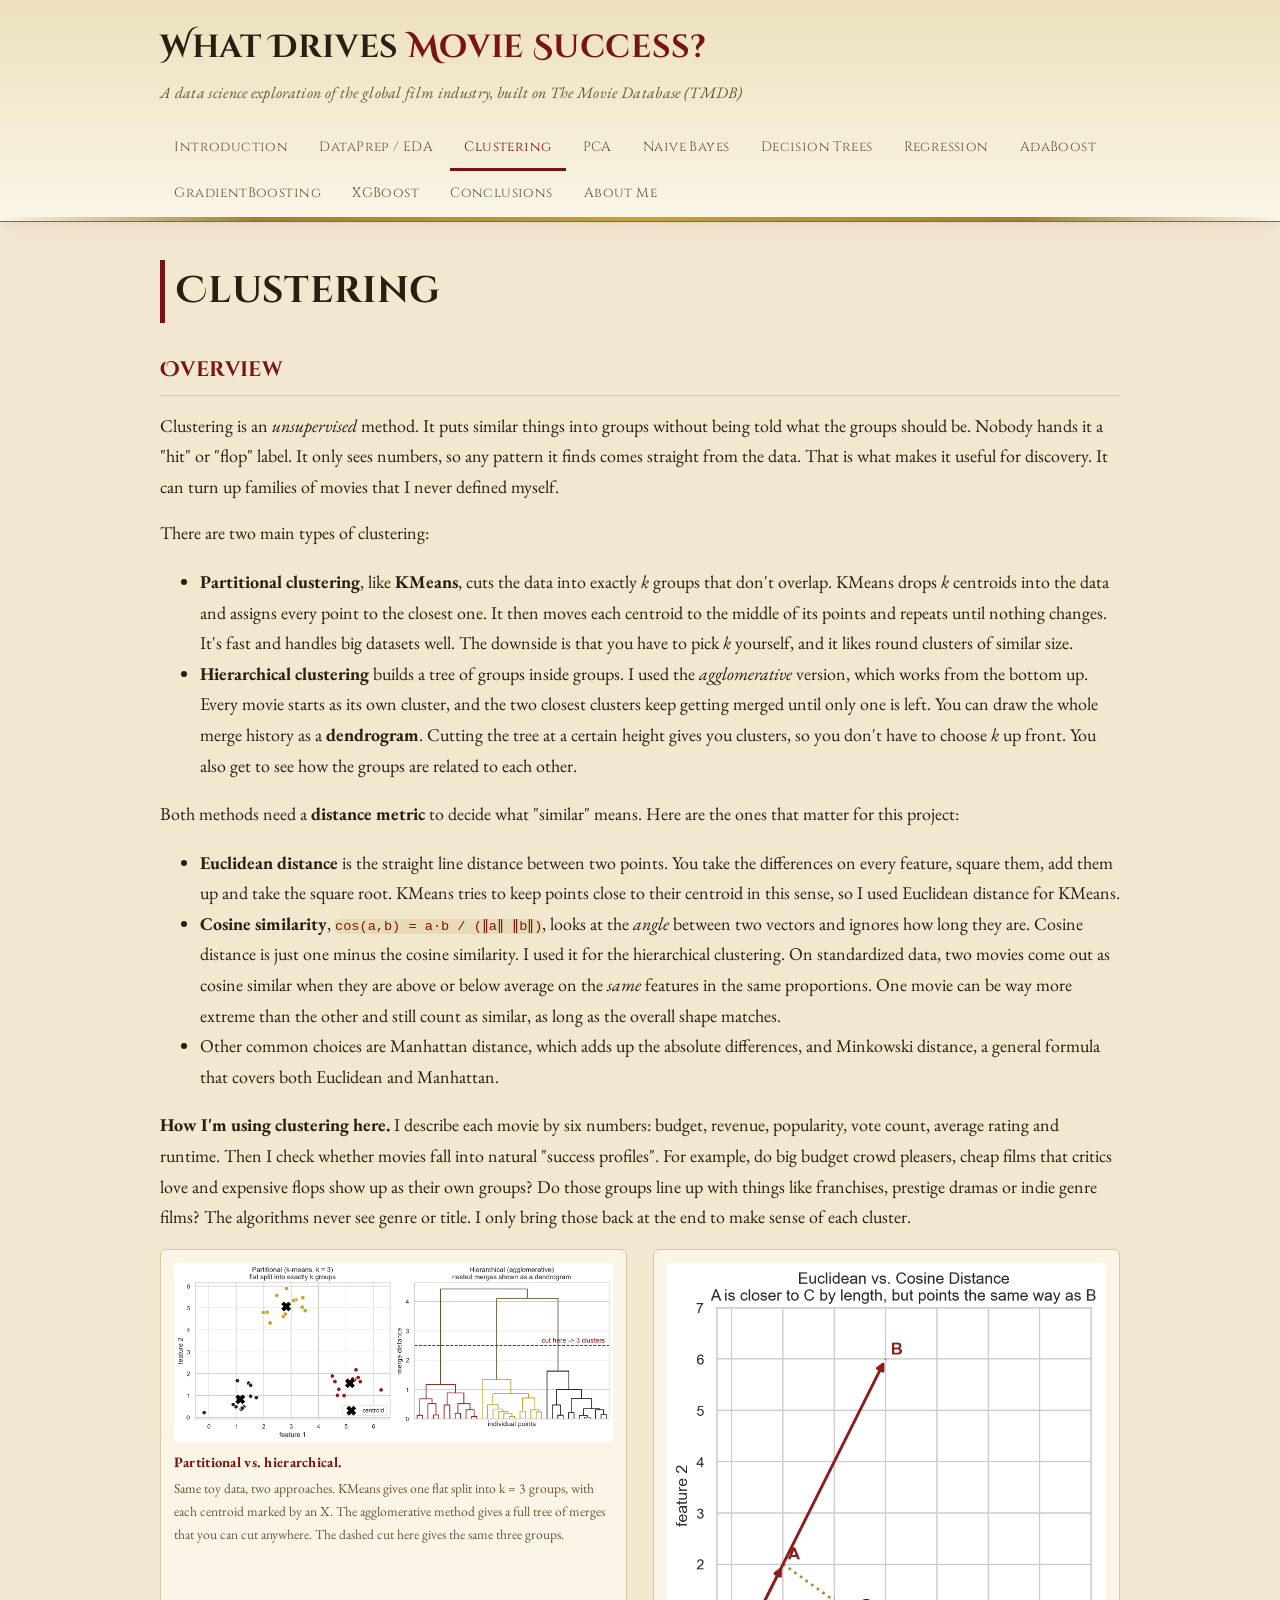
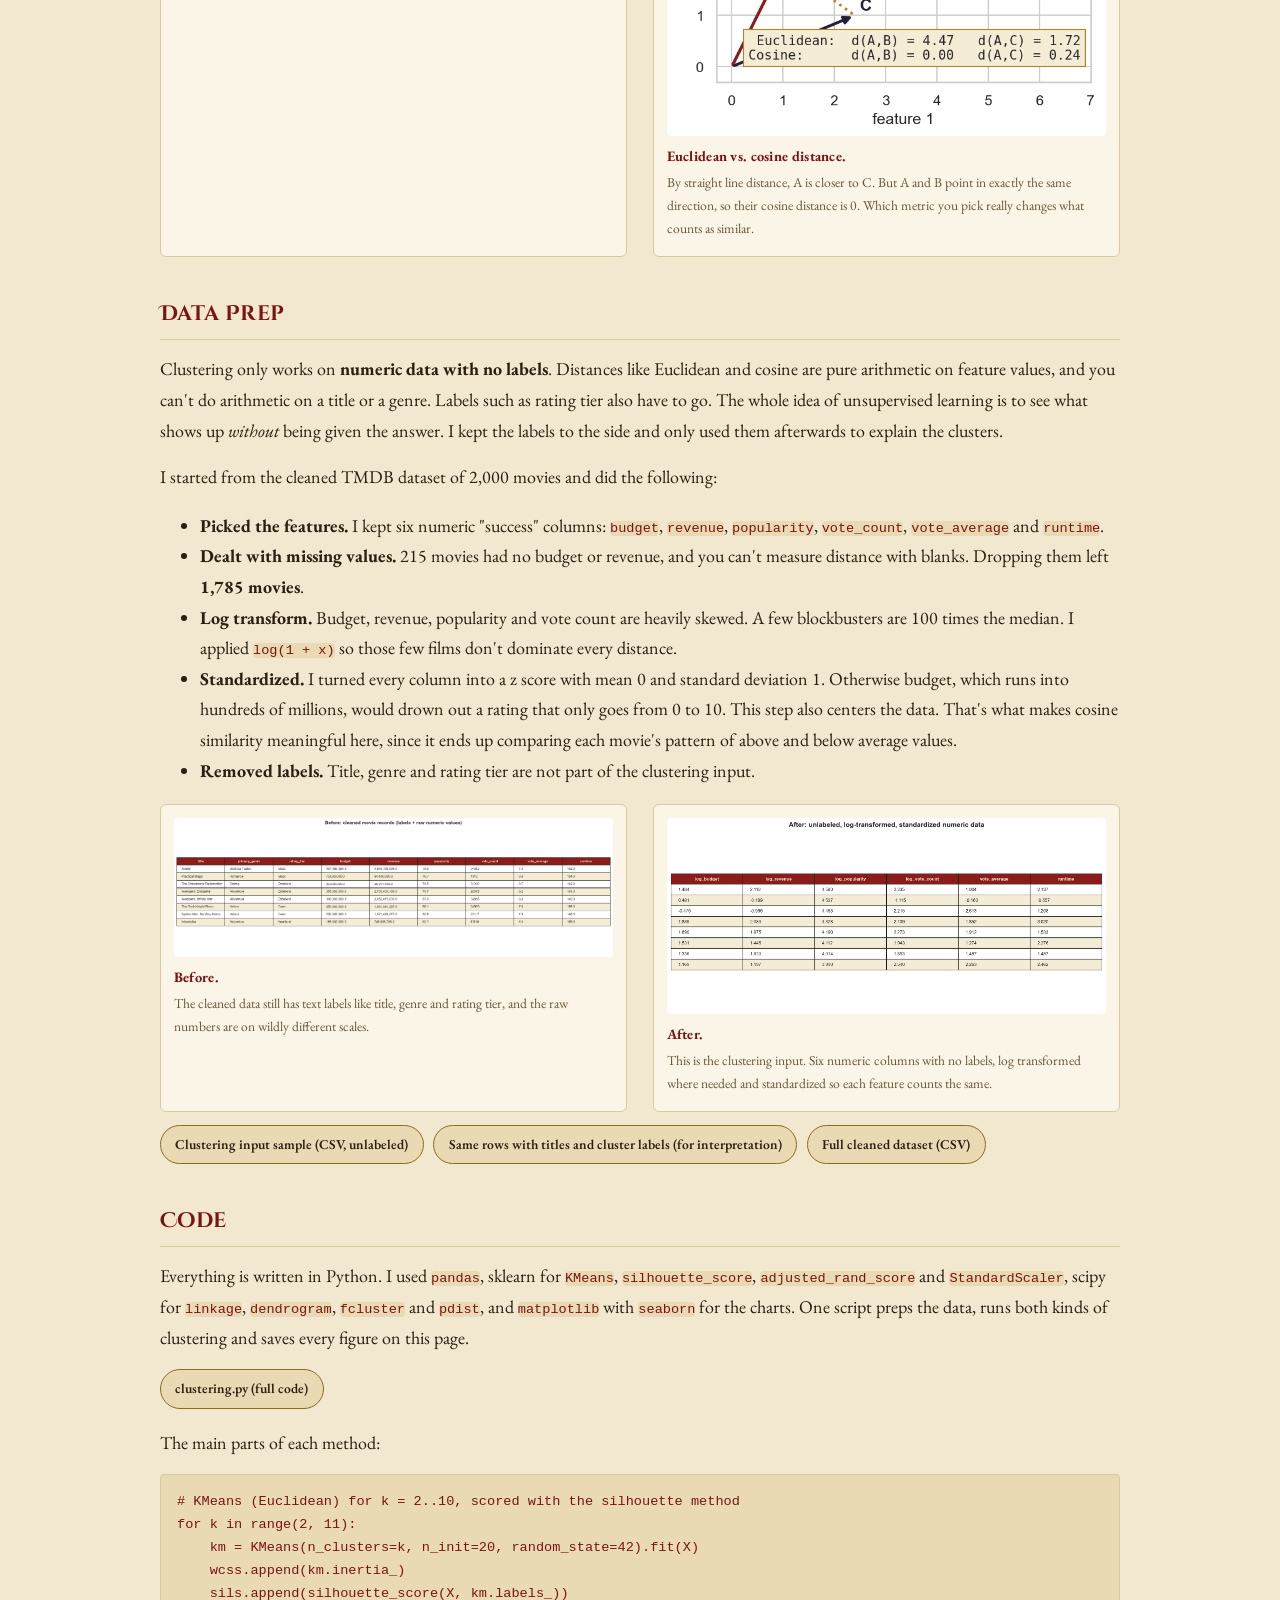
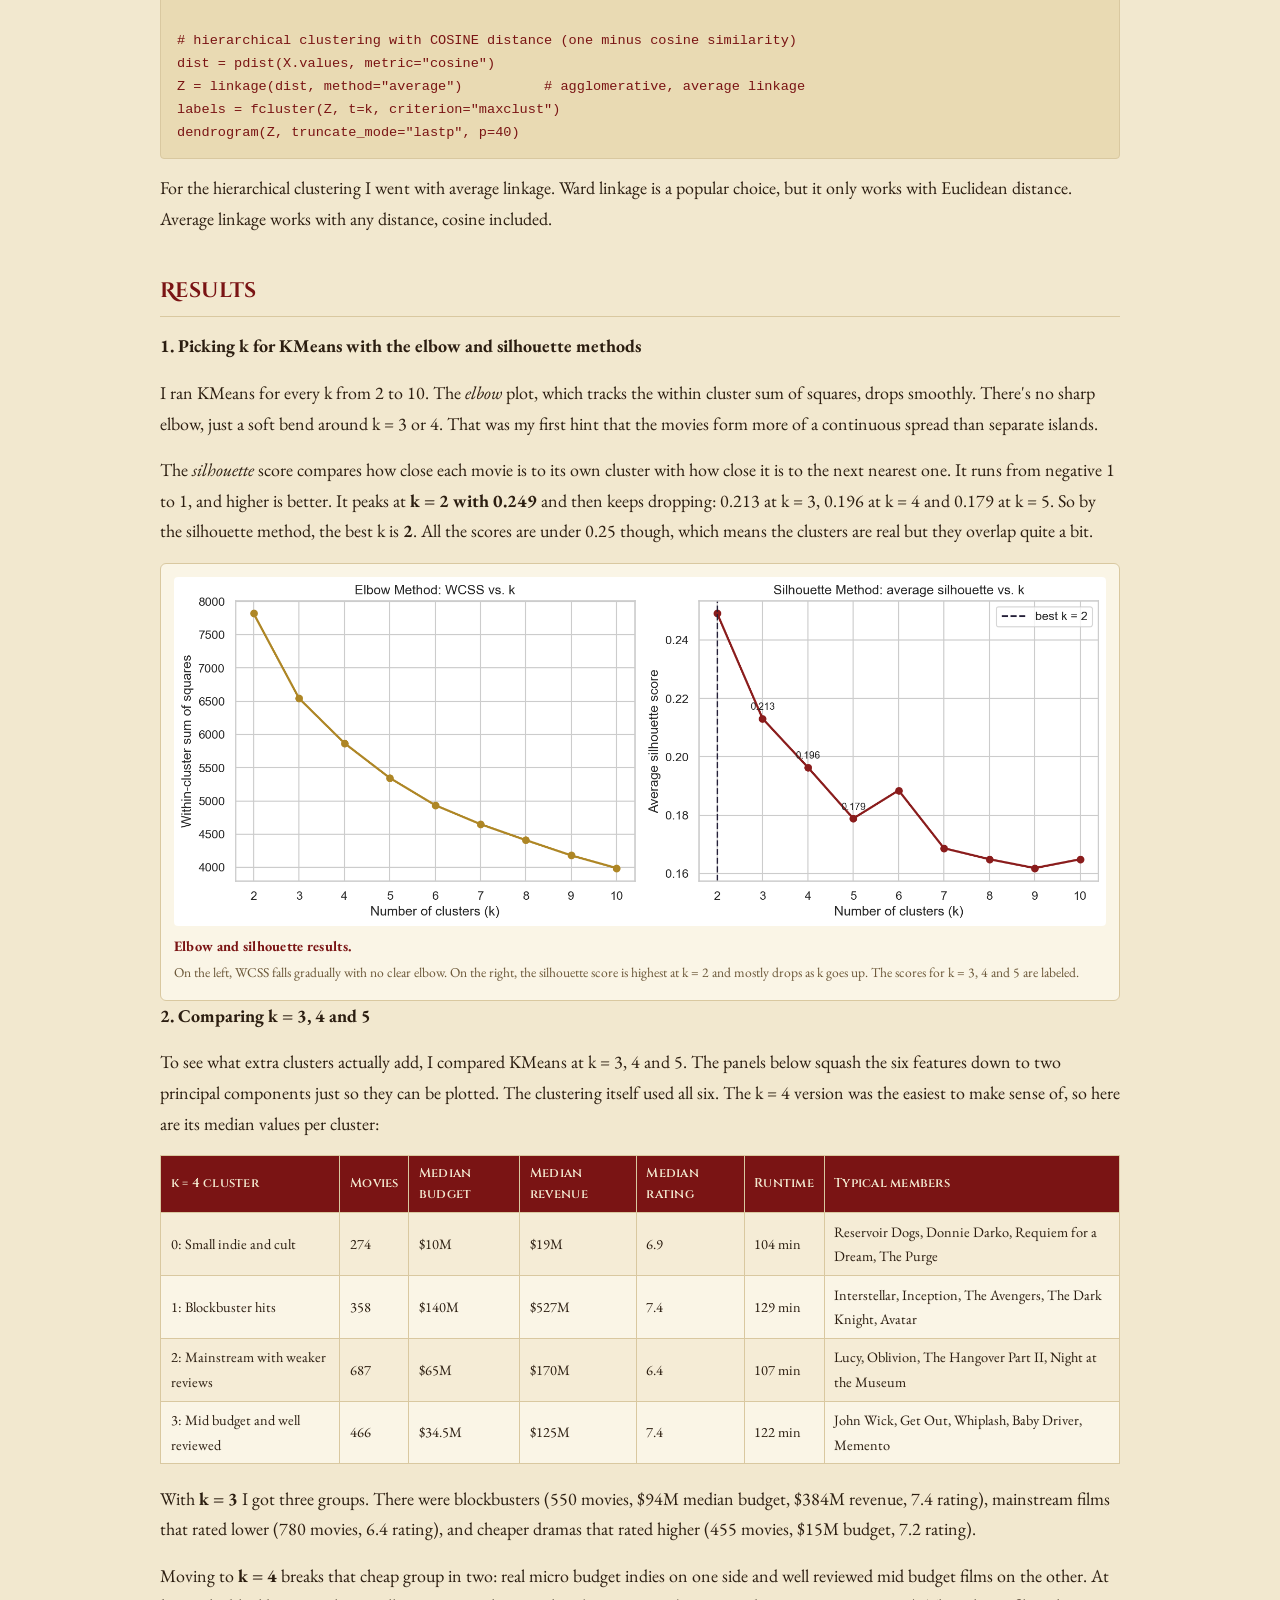
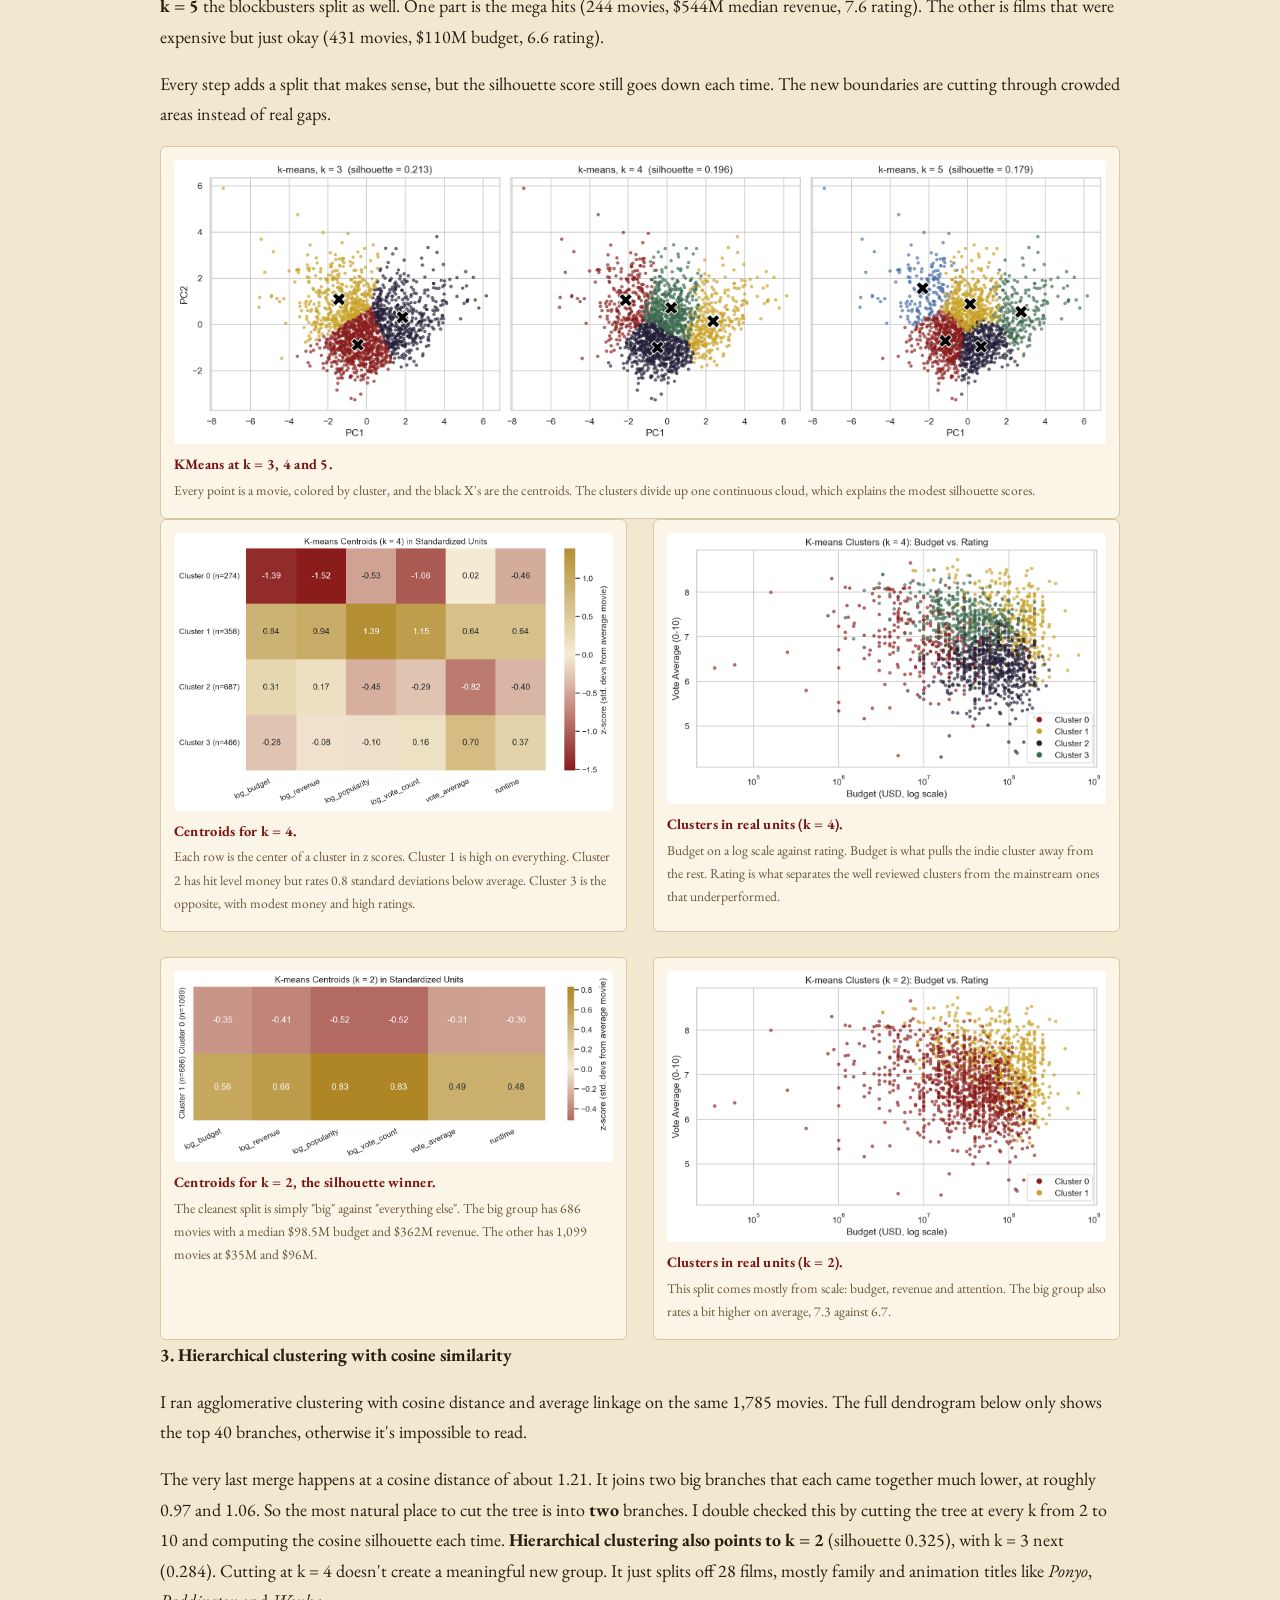
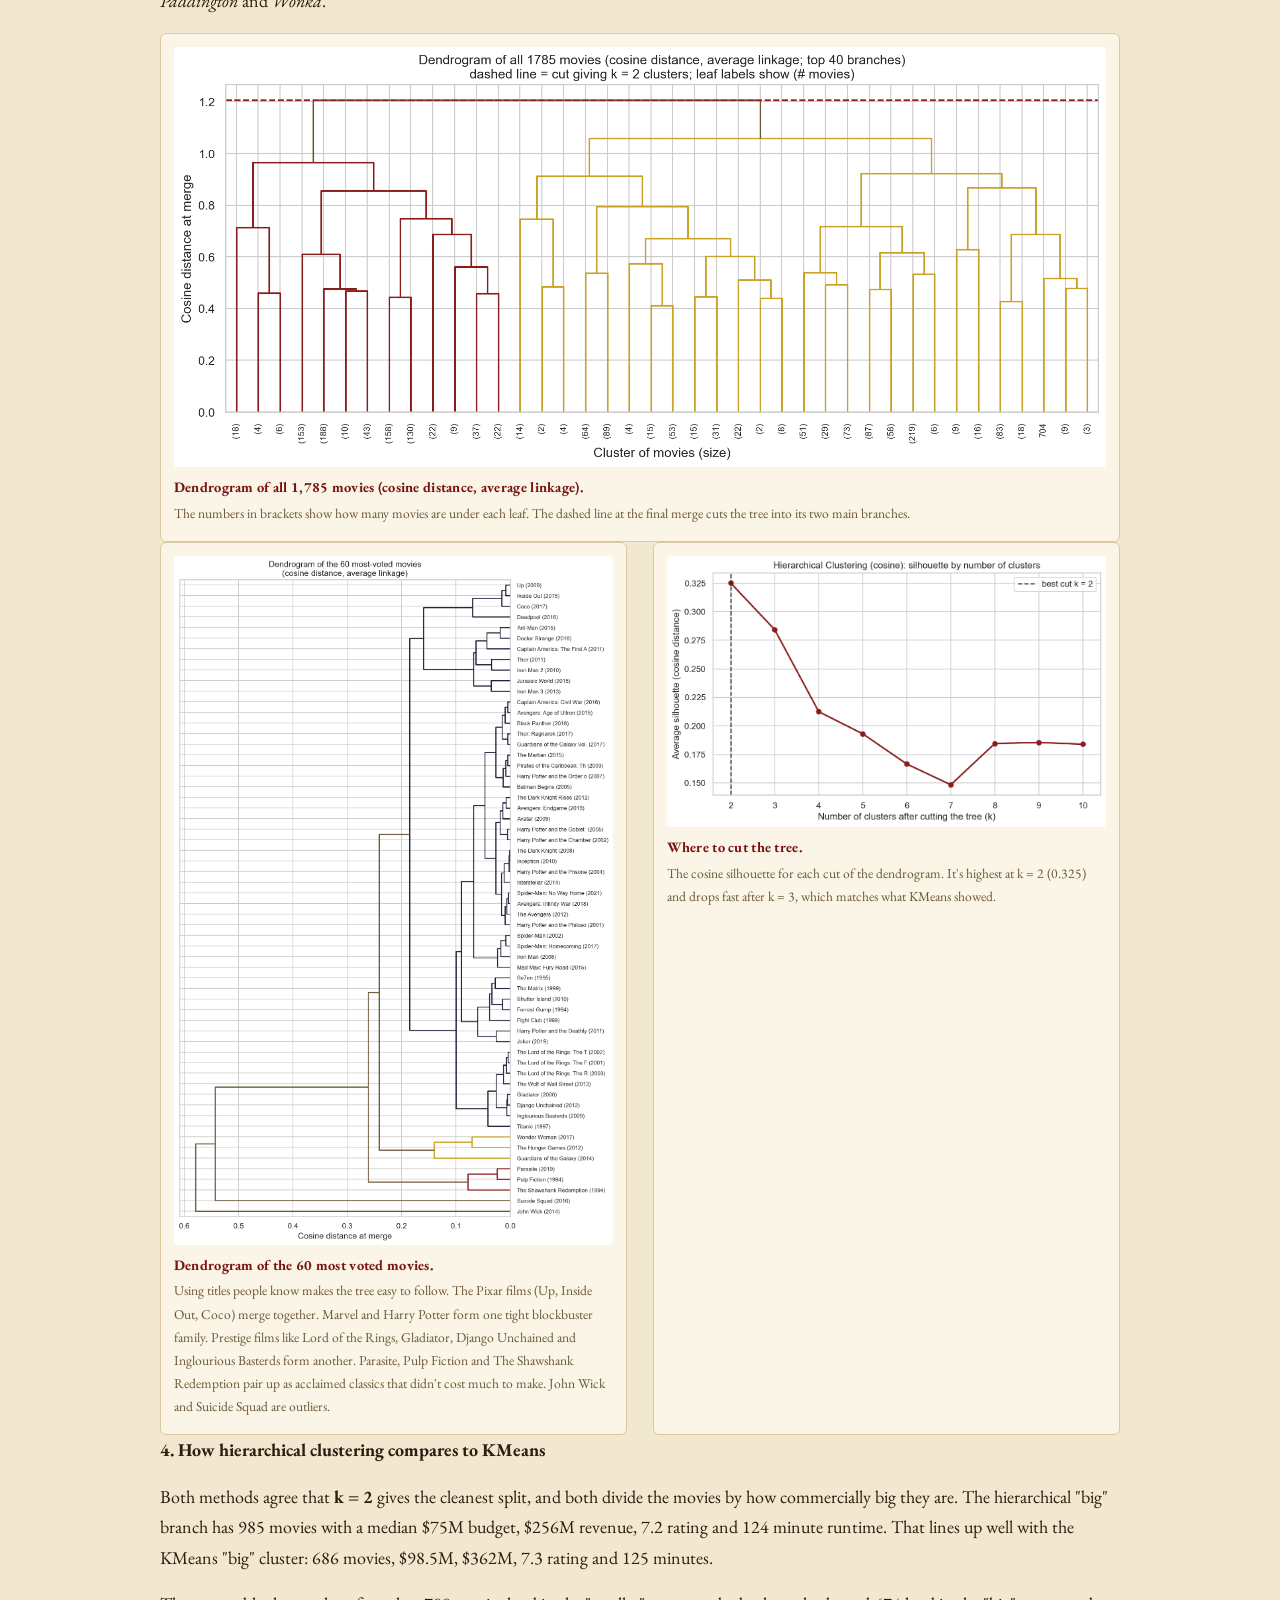
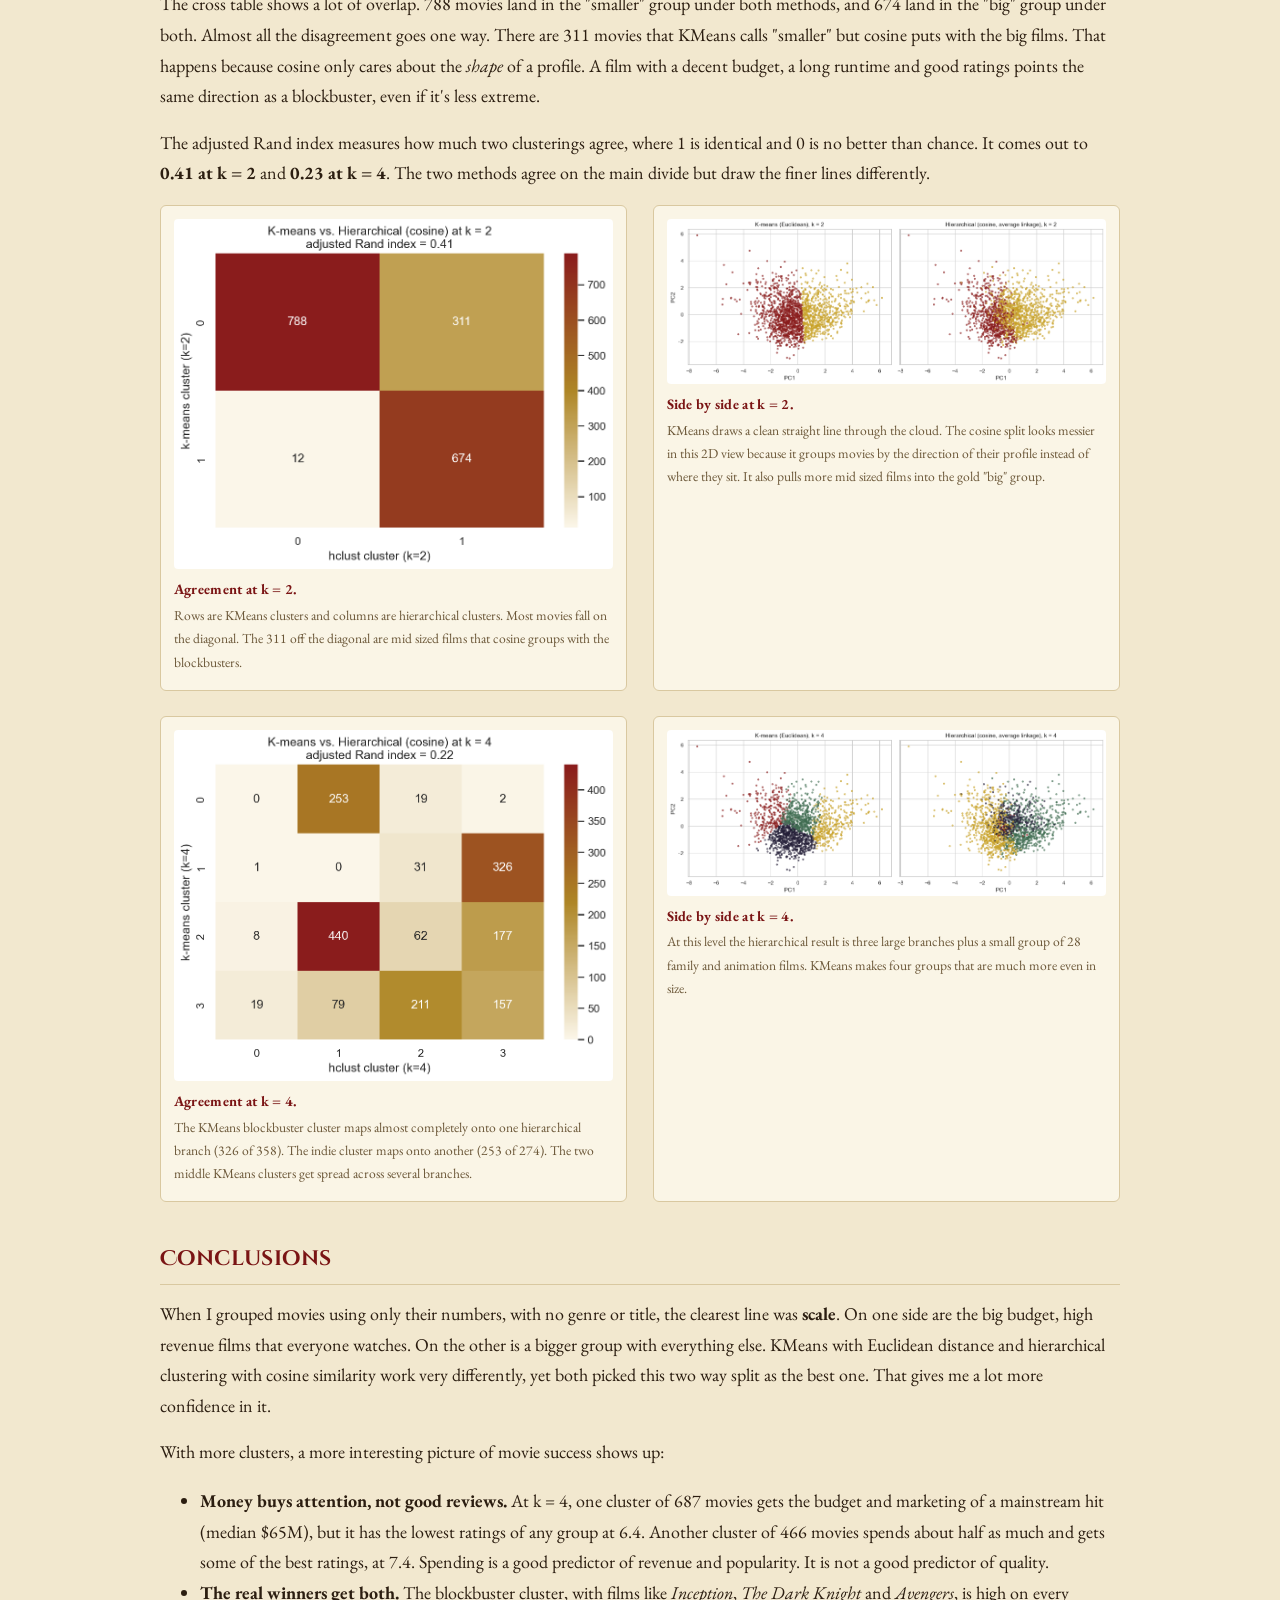
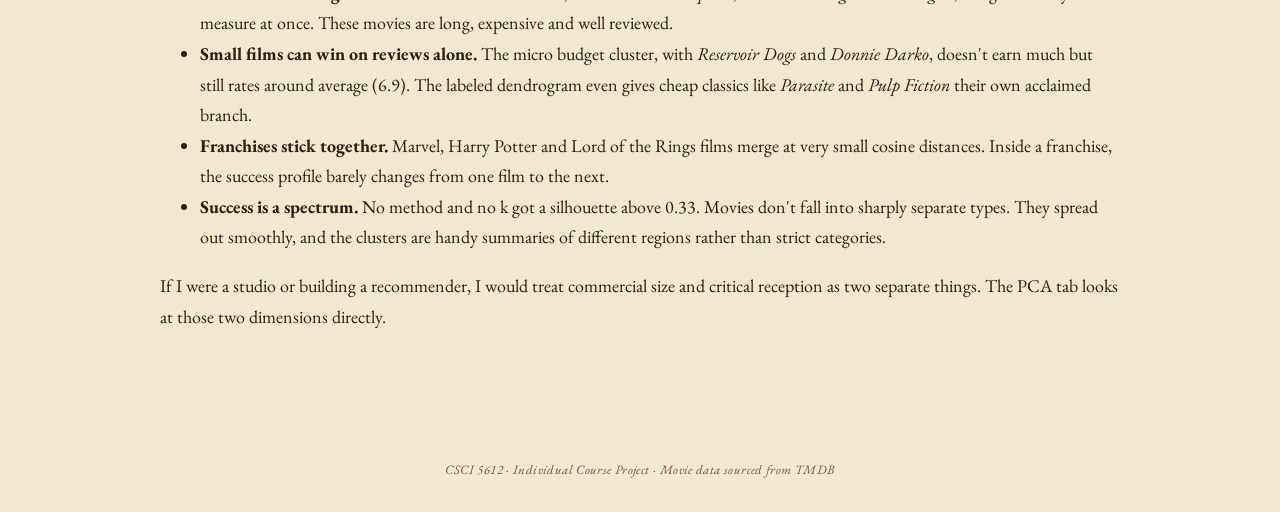
<file: website/clustering.html>
<!DOCTYPE html>
<html lang="en">
<head>
<meta charset="UTF-8">
<meta name="viewport" content="width=device-width, initial-scale=1.0">
<title>Clustering | What Drives Movie Success</title>
<link rel="preconnect" href="https://fonts.googleapis.com">
<link href="https://fonts.googleapis.com/css2?family=Cinzel+Decorative:wght@400;700&family=Cinzel:wght@400;600&family=EB+Garamond:ital,wght@0,400;0,600;1,400&display=swap" rel="stylesheet">
<link rel="stylesheet" href="css/style.css">
</head>
<body>

<header class="site-header">
  <div class="brand-bar">
    <h1>What Drives <span>Movie Success?</span></h1>
    <p>A data science exploration of the global film industry, built on The Movie Database (TMDB)</p>
  </div>
  <nav class="tabs">
    <a href="index.html">Introduction</a>
    <a href="dataprep_eda.html">DataPrep / EDA</a>
    <a href="clustering.html" class="active">Clustering</a>
    <a href="pca.html">PCA</a>
    <a href="naive_bayes.html">Naive Bayes</a>
    <a href="decision_trees.html">Decision Trees</a>
    <a href="regression.html">Regression</a>
    <a href="adaboost.html">AdaBoost</a>
    <a href="gradient_boosting.html">GradientBoosting</a>
    <a href="xgboost.html">XGBoost</a>
    <a href="conclusions.html">Conclusions</a>
    <a href="about.html">About Me</a>
  </nav>
  <div class="flag-strip"></div>
</header>

<main>
  <h2 class="page-title">Clustering</h2>

  <!-- ============================================================ OVERVIEW -->
  <section class="block">
    <h3>Overview</h3>
    <p>
      Clustering is an <em>unsupervised</em> method. It puts similar things into groups without
      being told what the groups should be. Nobody hands it a "hit" or "flop" label. It only sees
      numbers, so any pattern it finds comes straight from the data. That is what makes it useful
      for discovery. It can turn up families of movies that I never defined myself.
    </p>
    <p>There are two main types of clustering:</p>
    <ul>
      <li>
        <strong>Partitional clustering</strong>, like <strong>KMeans</strong>, cuts the data into
        exactly <em>k</em> groups that don't overlap. KMeans drops <em>k</em> centroids into the
        data and assigns every point to the closest one. It then moves each centroid to the
        middle of its points and repeats until nothing changes. It's fast and handles big
        datasets well. The downside is that you have to pick <em>k</em> yourself, and it likes
        round clusters of similar size.
      </li>
      <li>
        <strong>Hierarchical clustering</strong> builds a tree of groups inside groups. I used
        the <em>agglomerative</em> version, which works from the bottom up. Every movie starts as
        its own cluster, and the two closest clusters keep getting merged until only one is left.
        You can draw the whole merge history as a <strong>dendrogram</strong>. Cutting the tree at
        a certain height gives you clusters, so you don't have to choose <em>k</em> up front. You
        also get to see how the groups are related to each other.
      </li>
    </ul>
    <p>
      Both methods need a <strong>distance metric</strong> to decide what "similar" means.
      Here are the ones that matter for this project:
    </p>
    <ul>
      <li>
        <strong>Euclidean distance</strong> is the straight line distance between two points. You
        take the differences on every feature, square them, add them up and take the square root.
        KMeans tries to keep points close to their centroid in this sense, so I used Euclidean
        distance for KMeans.
      </li>
      <li>
        <strong>Cosine similarity</strong>, <code>cos(a,b) = a&middot;b / (&Vert;a&Vert; &Vert;b&Vert;)</code>,
        looks at the <em>angle</em> between two vectors and ignores how long they are. Cosine
        distance is just one minus the cosine similarity. I used it for the hierarchical
        clustering. On standardized data, two movies come out as cosine similar when they are
        above or below average on the <em>same</em> features in the same proportions. One movie
        can be way more extreme than the other and still count as similar, as long as the overall
        shape matches.
      </li>
      <li>
        Other common choices are Manhattan distance, which adds up the absolute differences, and
        Minkowski distance, a general formula that covers both Euclidean and Manhattan.
      </li>
    </ul>
    <p>
      <strong>How I'm using clustering here.</strong> I describe each movie by six numbers: budget,
      revenue, popularity, vote count, average rating and runtime. Then I check whether movies fall
      into natural "success profiles". For example, do big budget crowd pleasers, cheap films that
      critics love and expensive flops show up as their own groups? Do those groups line up with
      things like franchises, prestige dramas or indie genre films? The algorithms never see
      genre or title. I only bring those back at the end to make sense of each cluster.
    </p>
    <div class="gallery">
      <figure>
        <a class="zoom" href="assets/img/clustering/concept_partitional_vs_hierarchical.png" target="_blank" rel="noopener" title="Click to view full size"><img src="assets/img/clustering/concept_partitional_vs_hierarchical.png" alt="Partitional k-means clustering next to a hierarchical dendrogram on the same toy data"></a>
        <figcaption><strong>Partitional vs. hierarchical.</strong> Same toy data, two approaches. KMeans gives one flat split into k = 3 groups, with each centroid marked by an X. The agglomerative method gives a full tree of merges that you can cut anywhere. The dashed cut here gives the same three groups.</figcaption>
      </figure>
      <figure>
        <a class="zoom" href="assets/img/clustering/concept_distance_metrics.png" target="_blank" rel="noopener" title="Click to view full size"><img src="assets/img/clustering/concept_distance_metrics.png" alt="Vectors A, B and C illustrating Euclidean versus cosine distance"></a>
        <figcaption><strong>Euclidean vs. cosine distance.</strong> By straight line distance, A is closer to C. But A and B point in exactly the same direction, so their cosine distance is 0. Which metric you pick really changes what counts as similar.</figcaption>
      </figure>
    </div>
  </section>

  <!-- ============================================================ DATA PREP -->
  <section class="block">
    <h3>Data Prep</h3>
    <p>
      Clustering only works on <strong>numeric data with no labels</strong>. Distances like
      Euclidean and cosine are pure arithmetic on feature values, and you can't do arithmetic on a
      title or a genre. Labels such as rating tier also have to go. The whole idea of unsupervised
      learning is to see what shows up <em>without</em> being given the answer. I kept the labels
      to the side and only used them afterwards to explain the clusters.
    </p>
    <p>I started from the cleaned TMDB dataset of 2,000 movies and did the following:</p>
    <ul>
      <li><strong>Picked the features.</strong> I kept six numeric "success" columns: <code>budget</code>, <code>revenue</code>, <code>popularity</code>, <code>vote_count</code>, <code>vote_average</code> and <code>runtime</code>.</li>
      <li><strong>Dealt with missing values.</strong> 215 movies had no budget or revenue, and you can't measure distance with blanks. Dropping them left <strong>1,785 movies</strong>.</li>
      <li><strong>Log transform.</strong> Budget, revenue, popularity and vote count are heavily skewed. A few blockbusters are 100 times the median. I applied <code>log(1 + x)</code> so those few films don't dominate every distance.</li>
      <li><strong>Standardized.</strong> I turned every column into a z score with mean 0 and standard deviation 1. Otherwise budget, which runs into hundreds of millions, would drown out a rating that only goes from 0 to 10. This step also centers the data. That's what makes cosine similarity meaningful here, since it ends up comparing each movie's pattern of above and below average values.</li>
      <li><strong>Removed labels.</strong> Title, genre and rating tier are not part of the clustering input.</li>
    </ul>
    <div class="gallery">
      <figure>
        <a class="zoom" href="assets/img/clustering/data_before.png" target="_blank" rel="noopener" title="Click to view full size"><img src="assets/img/clustering/data_before.png" alt="Sample of cleaned movie data with labels and raw values"></a>
        <figcaption><strong>Before.</strong> The cleaned data still has text labels like title, genre and rating tier, and the raw numbers are on wildly different scales.</figcaption>
      </figure>
      <figure>
        <a class="zoom" href="assets/img/clustering/data_after.png" target="_blank" rel="noopener" title="Click to view full size"><img src="assets/img/clustering/data_after.png" alt="Sample of unlabeled standardized numeric data used for clustering"></a>
        <figcaption><strong>After.</strong> This is the clustering input. Six numeric columns with no labels, log transformed where needed and standardized so each feature counts the same.</figcaption>
      </figure>
    </div>
    <div class="data-links">
      <a href="../data/prepared/clustering_input.csv">Clustering input sample (CSV, unlabeled)</a>
      <a href="../data/prepared/clustering_input_labeled.csv">Same rows with titles and cluster labels (for interpretation)</a>
      <a href="../data/clean/tmdb_movies_clean.csv">Full cleaned dataset (CSV)</a>
    </div>
  </section>

  <!-- ============================================================ CODE -->
  <section class="block">
    <h3>Code</h3>
    <p>
      Everything is written in Python. I used <code>pandas</code>, sklearn for
      <code>KMeans</code>, <code>silhouette_score</code>, <code>adjusted_rand_score</code> and
      <code>StandardScaler</code>, scipy for <code>linkage</code>, <code>dendrogram</code>,
      <code>fcluster</code> and <code>pdist</code>, and <code>matplotlib</code> with
      <code>seaborn</code> for the charts. One script preps the data, runs both kinds of
      clustering and saves every figure on this page.
    </p>
    <div class="data-links">
      <a href="../scripts/clustering.py">clustering.py (full code)</a>
    </div>
    <p>The main parts of each method:</p>
<pre><code># KMeans (Euclidean) for k = 2..10, scored with the silhouette method
for k in range(2, 11):
    km = KMeans(n_clusters=k, n_init=20, random_state=42).fit(X)
    wcss.append(km.inertia_)
    sils.append(silhouette_score(X, km.labels_))

# hierarchical clustering with COSINE distance (one minus cosine similarity)
dist = pdist(X.values, metric="cosine")
Z = linkage(dist, method="average")          # agglomerative, average linkage
labels = fcluster(Z, t=k, criterion="maxclust")
dendrogram(Z, truncate_mode="lastp", p=40)</code></pre>
    <p>
      For the hierarchical clustering I went with average linkage. Ward linkage is a popular
      choice, but it only works with Euclidean distance. Average linkage works with any distance,
      cosine included.
    </p>
  </section>

  <!-- ============================================================ RESULTS -->
  <section class="block">
    <h3>Results</h3>

    <p><strong>1. Picking k for KMeans with the elbow and silhouette methods</strong></p>
    <p>
      I ran KMeans for every k from 2 to 10. The <em>elbow</em> plot, which tracks the within
      cluster sum of squares, drops smoothly. There's no sharp elbow, just a soft bend around k = 3
      or 4. That was my first hint that the movies form more of a continuous spread than separate
      islands.
    </p>
    <p>
      The <em>silhouette</em> score compares how close each movie is to its own cluster with how
      close it is to the next nearest one. It runs from negative 1 to 1, and higher is better. It
      peaks at <strong>k = 2 with 0.249</strong> and then keeps dropping: 0.213 at k = 3, 0.196 at
      k = 4 and 0.179 at k = 5. So by the silhouette method, the best k is <strong>2</strong>. All
      the scores are under 0.25 though, which means the clusters are real but they overlap quite a
      bit.
    </p>
    <div class="gallery wide">
      <figure>
        <a class="zoom" href="assets/img/clustering/kmeans_elbow_silhouette.png" target="_blank" rel="noopener" title="Click to view full size"><img src="assets/img/clustering/kmeans_elbow_silhouette.png" alt="Elbow plot and silhouette scores for k from 2 to 10"></a>
        <figcaption><strong>Elbow and silhouette results.</strong> On the left, WCSS falls gradually with no clear elbow. On the right, the silhouette score is highest at k = 2 and mostly drops as k goes up. The scores for k = 3, 4 and 5 are labeled.</figcaption>
      </figure>
    </div>

    <p><strong>2. Comparing k = 3, 4 and 5</strong></p>
    <p>
      To see what extra clusters actually add, I compared KMeans at k = 3, 4 and 5. The panels
      below squash the six features down to two principal components just so they can be plotted.
      The clustering itself used all six. The k = 4 version was the easiest to make sense of, so
      here are its median values per cluster:
    </p>
    <div class="table-wrap">
      <table class="results-table">
        <tr><th>k = 4 cluster</th><th>Movies</th><th>Median budget</th><th>Median revenue</th><th>Median rating</th><th>Runtime</th><th>Typical members</th></tr>
        <tr><td>0: Small indie and cult</td><td>274</td><td>$10M</td><td>$19M</td><td>6.9</td><td>104 min</td><td>Reservoir Dogs, Donnie Darko, Requiem for a Dream, The Purge</td></tr>
        <tr><td>1: Blockbuster hits</td><td>358</td><td>$140M</td><td>$527M</td><td>7.4</td><td>129 min</td><td>Interstellar, Inception, The Avengers, The Dark Knight, Avatar</td></tr>
        <tr><td>2: Mainstream with weaker reviews</td><td>687</td><td>$65M</td><td>$170M</td><td>6.4</td><td>107 min</td><td>Lucy, Oblivion, The Hangover Part II, Night at the Museum</td></tr>
        <tr><td>3: Mid budget and well reviewed</td><td>466</td><td>$34.5M</td><td>$125M</td><td>7.4</td><td>122 min</td><td>John Wick, Get Out, Whiplash, Baby Driver, Memento</td></tr>
      </table>
    </div>
    <p>
      With <strong>k = 3</strong> I got three groups. There were blockbusters (550 movies, $94M
      median budget, $384M revenue, 7.4 rating), mainstream films that rated lower (780 movies,
      6.4 rating), and cheaper dramas that rated higher (455 movies, $15M budget, 7.2 rating).
    </p>
    <p>
      Moving to <strong>k = 4</strong> breaks that cheap group in two: real micro budget indies on
      one side and well reviewed mid budget films on the other. At <strong>k = 5</strong> the
      blockbusters split as well. One part is the mega hits (244 movies, $544M median revenue,
      7.6 rating). The other is films that were expensive but just okay (431 movies, $110M budget,
      6.6 rating).
    </p>
    <p>
      Every step adds a split that makes sense, but the silhouette score still goes down each time.
      The new boundaries are cutting through crowded areas instead of real gaps.
    </p>
    <div class="gallery wide">
      <figure>
        <a class="zoom" href="assets/img/clustering/kmeans_k_comparison.png" target="_blank" rel="noopener" title="Click to view full size"><img src="assets/img/clustering/kmeans_k_comparison.png" alt="K-means clusters for k = 3, 4 and 5 on a PCA projection"></a>
        <figcaption><strong>KMeans at k = 3, 4 and 5.</strong> Every point is a movie, colored by cluster, and the black X's are the centroids. The clusters divide up one continuous cloud, which explains the modest silhouette scores.</figcaption>
      </figure>
    </div>
    <div class="gallery">
      <figure>
        <a class="zoom" href="assets/img/clustering/kmeans_centroids_k4.png" target="_blank" rel="noopener" title="Click to view full size"><img src="assets/img/clustering/kmeans_centroids_k4.png" alt="Heatmap of k-means centroids for k = 4"></a>
        <figcaption><strong>Centroids for k = 4.</strong> Each row is the center of a cluster in z scores. Cluster 1 is high on everything. Cluster 2 has hit level money but rates 0.8 standard deviations below average. Cluster 3 is the opposite, with modest money and high ratings.</figcaption>
      </figure>
      <figure>
        <a class="zoom" href="assets/img/clustering/kmeans_budget_rating_k4.png" target="_blank" rel="noopener" title="Click to view full size"><img src="assets/img/clustering/kmeans_budget_rating_k4.png" alt="Budget versus rating colored by k = 4 cluster"></a>
        <figcaption><strong>Clusters in real units (k = 4).</strong> Budget on a log scale against rating. Budget is what pulls the indie cluster away from the rest. Rating is what separates the well reviewed clusters from the mainstream ones that underperformed.</figcaption>
      </figure>
      <figure>
        <a class="zoom" href="assets/img/clustering/kmeans_centroids_k2.png" target="_blank" rel="noopener" title="Click to view full size"><img src="assets/img/clustering/kmeans_centroids_k2.png" alt="Heatmap of k-means centroids for k = 2"></a>
        <figcaption><strong>Centroids for k = 2, the silhouette winner.</strong> The cleanest split is simply "big" against "everything else". The big group has 686 movies with a median $98.5M budget and $362M revenue. The other has 1,099 movies at $35M and $96M.</figcaption>
      </figure>
      <figure>
        <a class="zoom" href="assets/img/clustering/kmeans_budget_rating_k2.png" target="_blank" rel="noopener" title="Click to view full size"><img src="assets/img/clustering/kmeans_budget_rating_k2.png" alt="Budget versus rating colored by k = 2 cluster"></a>
        <figcaption><strong>Clusters in real units (k = 2).</strong> This split comes mostly from scale: budget, revenue and attention. The big group also rates a bit higher on average, 7.3 against 6.7.</figcaption>
      </figure>
    </div>

    <p><strong>3. Hierarchical clustering with cosine similarity</strong></p>
    <p>
      I ran agglomerative clustering with cosine distance and average linkage on the same 1,785
      movies. The full dendrogram below only shows the top 40 branches, otherwise it's
      impossible to read.
    </p>
    <p>
      The very last merge happens at a cosine distance of about 1.21. It joins two big branches
      that each came together much lower, at roughly 0.97 and 1.06. So the most natural place to
      cut the tree is into <strong>two</strong> branches. I double checked this by cutting the
      tree at every k from 2 to 10 and computing the cosine silhouette each time.
      <strong>Hierarchical clustering also points to k = 2</strong> (silhouette 0.325), with
      k = 3 next (0.284). Cutting at k = 4 doesn't create a meaningful new group. It just splits
      off 28 films, mostly family and animation titles like <em>Ponyo</em>, <em>Paddington</em>
      and <em>Wonka</em>.
    </p>
    <div class="gallery wide">
      <figure>
        <a class="zoom" href="assets/img/clustering/hclust_dendrogram_full.png" target="_blank" rel="noopener" title="Click to view full size"><img src="assets/img/clustering/hclust_dendrogram_full.png" alt="Truncated dendrogram of all 1785 movies using cosine distance"></a>
        <figcaption><strong>Dendrogram of all 1,785 movies (cosine distance, average linkage).</strong> The numbers in brackets show how many movies are under each leaf. The dashed line at the final merge cuts the tree into its two main branches.</figcaption>
      </figure>
    </div>
    <div class="gallery">
      <figure>
        <a class="zoom" href="assets/img/clustering/hclust_dendrogram_sample.png" target="_blank" rel="noopener" title="Click to view full size"><img src="assets/img/clustering/hclust_dendrogram_sample.png" alt="Labeled dendrogram of the 60 most-voted movies"></a>
        <figcaption><strong>Dendrogram of the 60 most voted movies.</strong> Using titles people know makes the tree easy to follow. The Pixar films (Up, Inside Out, Coco) merge together. Marvel and Harry Potter form one tight blockbuster family. Prestige films like Lord of the Rings, Gladiator, Django Unchained and Inglourious Basterds form another. Parasite, Pulp Fiction and The Shawshank Redemption pair up as acclaimed classics that didn't cost much to make. John Wick and Suicide Squad are outliers.</figcaption>
      </figure>
      <figure>
        <a class="zoom" href="assets/img/clustering/hclust_silhouette.png" target="_blank" rel="noopener" title="Click to view full size"><img src="assets/img/clustering/hclust_silhouette.png" alt="Silhouette score by number of clusters for hierarchical clustering"></a>
        <figcaption><strong>Where to cut the tree.</strong> The cosine silhouette for each cut of the dendrogram. It's highest at k = 2 (0.325) and drops fast after k = 3, which matches what KMeans showed.</figcaption>
      </figure>
    </div>

    <p><strong>4. How hierarchical clustering compares to KMeans</strong></p>
    <p>
      Both methods agree that <strong>k = 2</strong> gives the cleanest split, and both divide the
      movies by how commercially big they are. The hierarchical "big" branch has 985 movies with a
      median $75M budget, $256M revenue, 7.2 rating and 124 minute runtime. That lines up well with
      the KMeans "big" cluster: 686 movies, $98.5M, $362M, 7.3 rating and 125 minutes.
    </p>
    <p>
      The cross table shows a lot of overlap. 788 movies land in the "smaller" group under both
      methods, and 674 land in the "big" group under both. Almost all the disagreement goes one
      way. There are 311 movies that KMeans calls "smaller" but cosine puts with the big films.
      That happens because cosine only cares about the <em>shape</em> of a profile. A film with a
      decent budget, a long runtime and good ratings points the same direction as a blockbuster,
      even if it's less extreme.
    </p>
    <p>
      The adjusted Rand index measures how much two clusterings agree, where 1 is identical and 0
      is no better than chance. It comes out to <strong>0.41 at k = 2</strong> and
      <strong>0.23 at k = 4</strong>. The two methods agree on the main divide but draw the finer
      lines differently.
    </p>
    <div class="gallery">
      <figure>
        <a class="zoom" href="assets/img/clustering/compare_kmeans_hclust_k2.png" target="_blank" rel="noopener" title="Click to view full size"><img src="assets/img/clustering/compare_kmeans_hclust_k2.png" alt="Crosstab of k-means vs hierarchical clusters at k = 2"></a>
        <figcaption><strong>Agreement at k = 2.</strong> Rows are KMeans clusters and columns are hierarchical clusters. Most movies fall on the diagonal. The 311 off the diagonal are mid sized films that cosine groups with the blockbusters.</figcaption>
      </figure>
      <figure>
        <a class="zoom" href="assets/img/clustering/compare_pca_scatter_k2.png" target="_blank" rel="noopener" title="Click to view full size"><img src="assets/img/clustering/compare_pca_scatter_k2.png" alt="Side by side scatter of k-means and hierarchical clusters at k = 2"></a>
        <figcaption><strong>Side by side at k = 2.</strong> KMeans draws a clean straight line through the cloud. The cosine split looks messier in this 2D view because it groups movies by the direction of their profile instead of where they sit. It also pulls more mid sized films into the gold "big" group.</figcaption>
      </figure>
      <figure>
        <a class="zoom" href="assets/img/clustering/compare_kmeans_hclust_k4.png" target="_blank" rel="noopener" title="Click to view full size"><img src="assets/img/clustering/compare_kmeans_hclust_k4.png" alt="Crosstab of k-means vs hierarchical clusters at k = 4"></a>
        <figcaption><strong>Agreement at k = 4.</strong> The KMeans blockbuster cluster maps almost completely onto one hierarchical branch (326 of 358). The indie cluster maps onto another (253 of 274). The two middle KMeans clusters get spread across several branches.</figcaption>
      </figure>
      <figure>
        <a class="zoom" href="assets/img/clustering/compare_pca_scatter_k4.png" target="_blank" rel="noopener" title="Click to view full size"><img src="assets/img/clustering/compare_pca_scatter_k4.png" alt="Side by side scatter of k-means and hierarchical clusters at k = 4"></a>
        <figcaption><strong>Side by side at k = 4.</strong> At this level the hierarchical result is three large branches plus a small group of 28 family and animation films. KMeans makes four groups that are much more even in size.</figcaption>
      </figure>
    </div>
  </section>

  <!-- ============================================================ CONCLUSIONS -->
  <section class="block">
    <h3>Conclusions</h3>
    <p>
      When I grouped movies using only their numbers, with no genre or title, the clearest line
      was <strong>scale</strong>. On one side are the big budget, high revenue films that everyone
      watches. On the other is a bigger group with everything else. KMeans with Euclidean distance
      and hierarchical clustering with cosine similarity work very differently, yet both picked
      this two way split as the best one. That gives me a lot more confidence in it.
    </p>
    <p>With more clusters, a more interesting picture of movie success shows up:</p>
    <ul>
      <li><strong>Money buys attention, not good reviews.</strong> At k = 4, one cluster of 687 movies gets the budget and marketing of a mainstream hit (median $65M), but it has the lowest ratings of any group at 6.4. Another cluster of 466 movies spends about half as much and gets some of the best ratings, at 7.4. Spending is a good predictor of revenue and popularity. It is not a good predictor of quality.</li>
      <li><strong>The real winners get both.</strong> The blockbuster cluster, with films like <em>Inception</em>, <em>The Dark Knight</em> and <em>Avengers</em>, is high on every measure at once. These movies are long, expensive and well reviewed.</li>
      <li><strong>Small films can win on reviews alone.</strong> The micro budget cluster, with <em>Reservoir Dogs</em> and <em>Donnie Darko</em>, doesn't earn much but still rates around average (6.9). The labeled dendrogram even gives cheap classics like <em>Parasite</em> and <em>Pulp Fiction</em> their own acclaimed branch.</li>
      <li><strong>Franchises stick together.</strong> Marvel, Harry Potter and Lord of the Rings films merge at very small cosine distances. Inside a franchise, the success profile barely changes from one film to the next.</li>
      <li><strong>Success is a spectrum.</strong> No method and no k got a silhouette above 0.33. Movies don't fall into sharply separate types. They spread out smoothly, and the clusters are handy summaries of different regions rather than strict categories.</li>
    </ul>
    <p>
      If I were a studio or building a recommender, I would treat commercial size and critical
      reception as two separate things. The PCA tab looks at those two dimensions directly.
    </p>
  </section>
</main>

<footer class="site-footer">
  CSCI 5612 &middot; Individual Course Project &middot; Movie data sourced from TMDB
</footer>

</body>
</html>
</file>
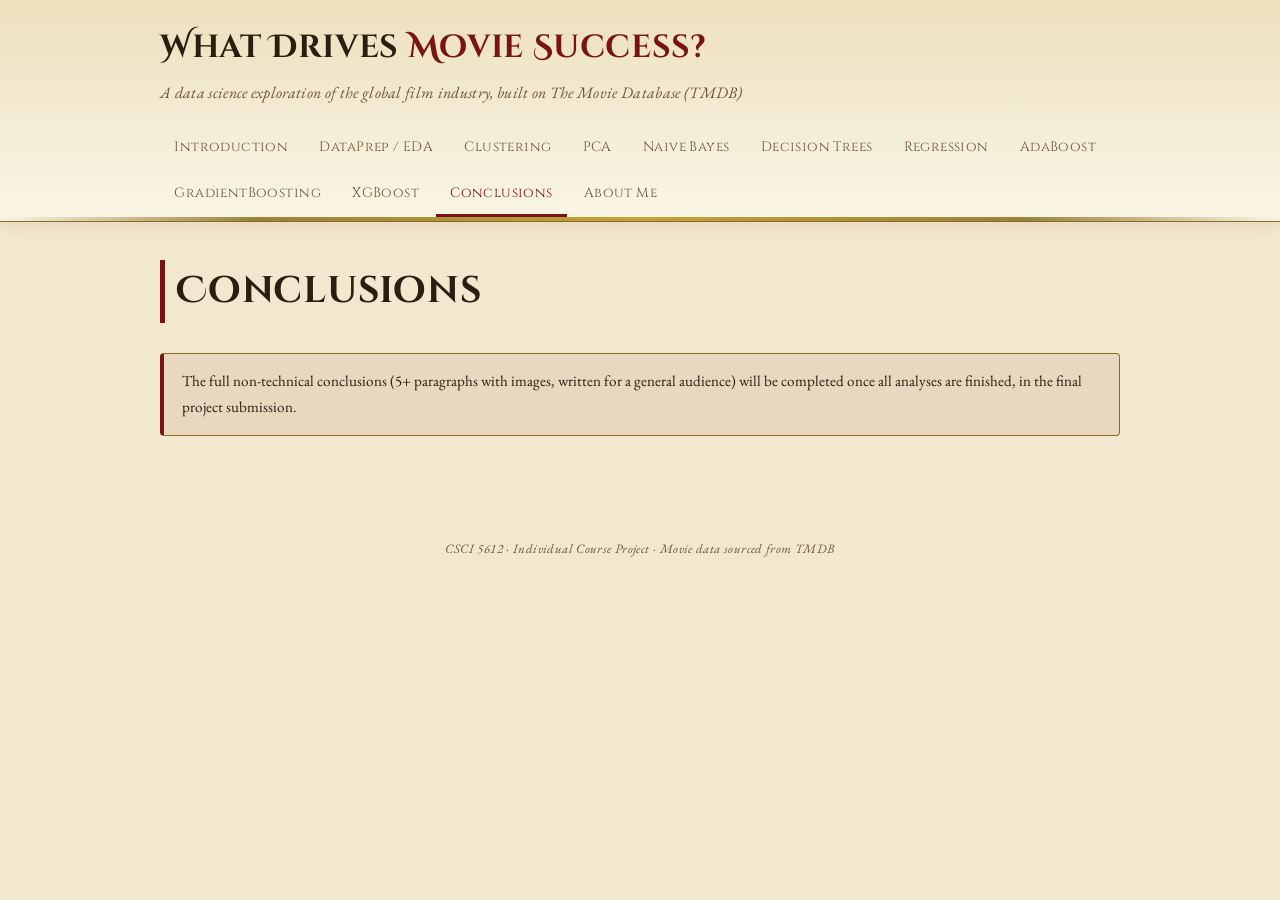
<file: website/conclusions.html>
<!DOCTYPE html>
<html lang="en">
<head>
<meta charset="UTF-8">
<meta name="viewport" content="width=device-width, initial-scale=1.0">
<title>Conclusions | What Drives Movie Success</title>
<link rel="preconnect" href="https://fonts.googleapis.com">
<link href="https://fonts.googleapis.com/css2?family=Cinzel+Decorative:wght@400;700&family=Cinzel:wght@400;600&family=EB+Garamond:ital,wght@0,400;0,600;1,400&display=swap" rel="stylesheet">
<link rel="stylesheet" href="css/style.css">
</head>
<body>

<header class="site-header">
  <div class="brand-bar">
    <h1>What Drives <span>Movie Success?</span></h1>
    <p>A data science exploration of the global film industry, built on The Movie Database (TMDB)</p>
  </div>
  <nav class="tabs">
    <a href="index.html">Introduction</a>
    <a href="dataprep_eda.html">DataPrep / EDA</a>
    <a href="clustering.html">Clustering</a>
    <a href="pca.html">PCA</a>
    <a href="naive_bayes.html">Naive Bayes</a>
    <a href="decision_trees.html">Decision Trees</a>
    <a href="regression.html">Regression</a>
    <a href="adaboost.html">AdaBoost</a>
    <a href="gradient_boosting.html">GradientBoosting</a>
    <a href="xgboost.html">XGBoost</a>
    <a href="conclusions.html" class="active">Conclusions</a>
    <a href="about.html">About Me</a>
  </nav>
  <div class="flag-strip"></div>
</header>

<main>
  <h2 class="page-title">Conclusions</h2>
  <p class="status-note">
    The full non-technical conclusions (5+ paragraphs with images, written for a general
    audience) will be completed once all analyses are finished, in the final project submission.
  </p>
</main>

<footer class="site-footer">
  CSCI 5612 &middot; Individual Course Project &middot; Movie data sourced from TMDB
</footer>

</body>
</html>
</file>
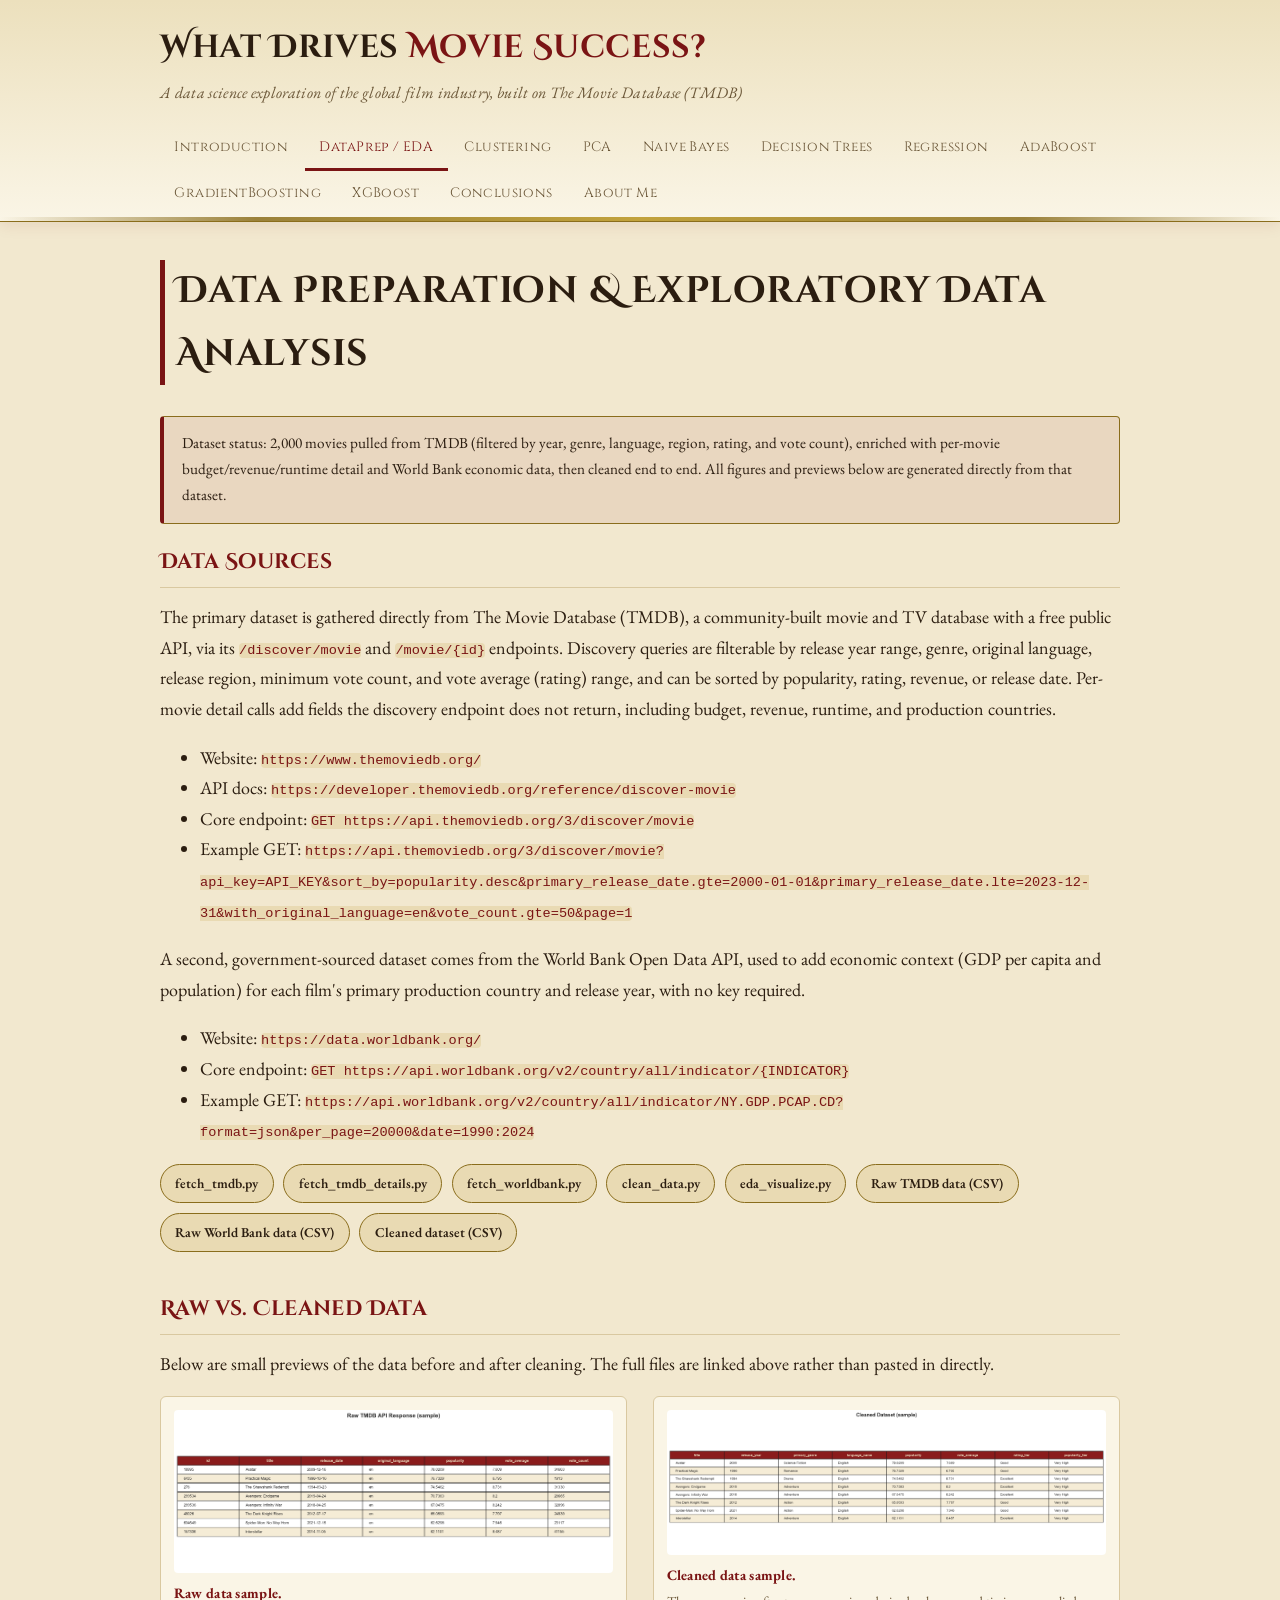
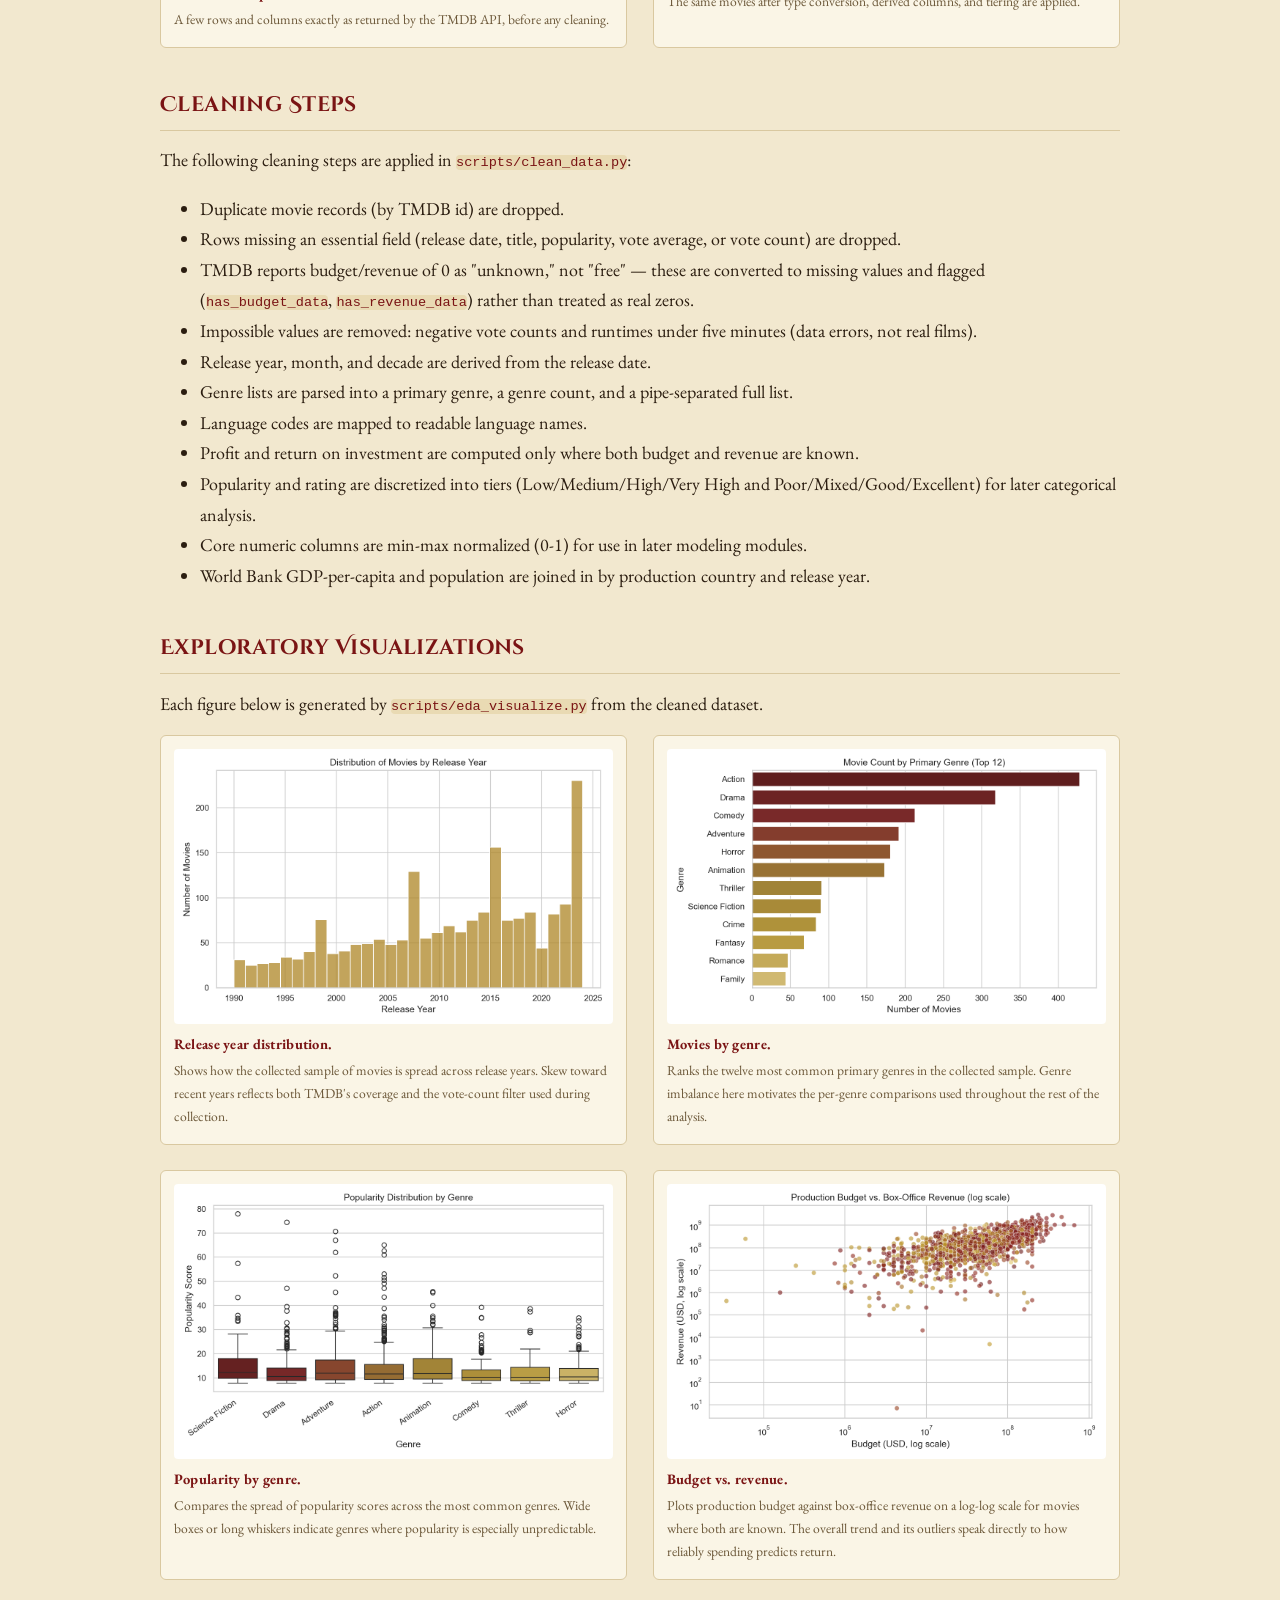
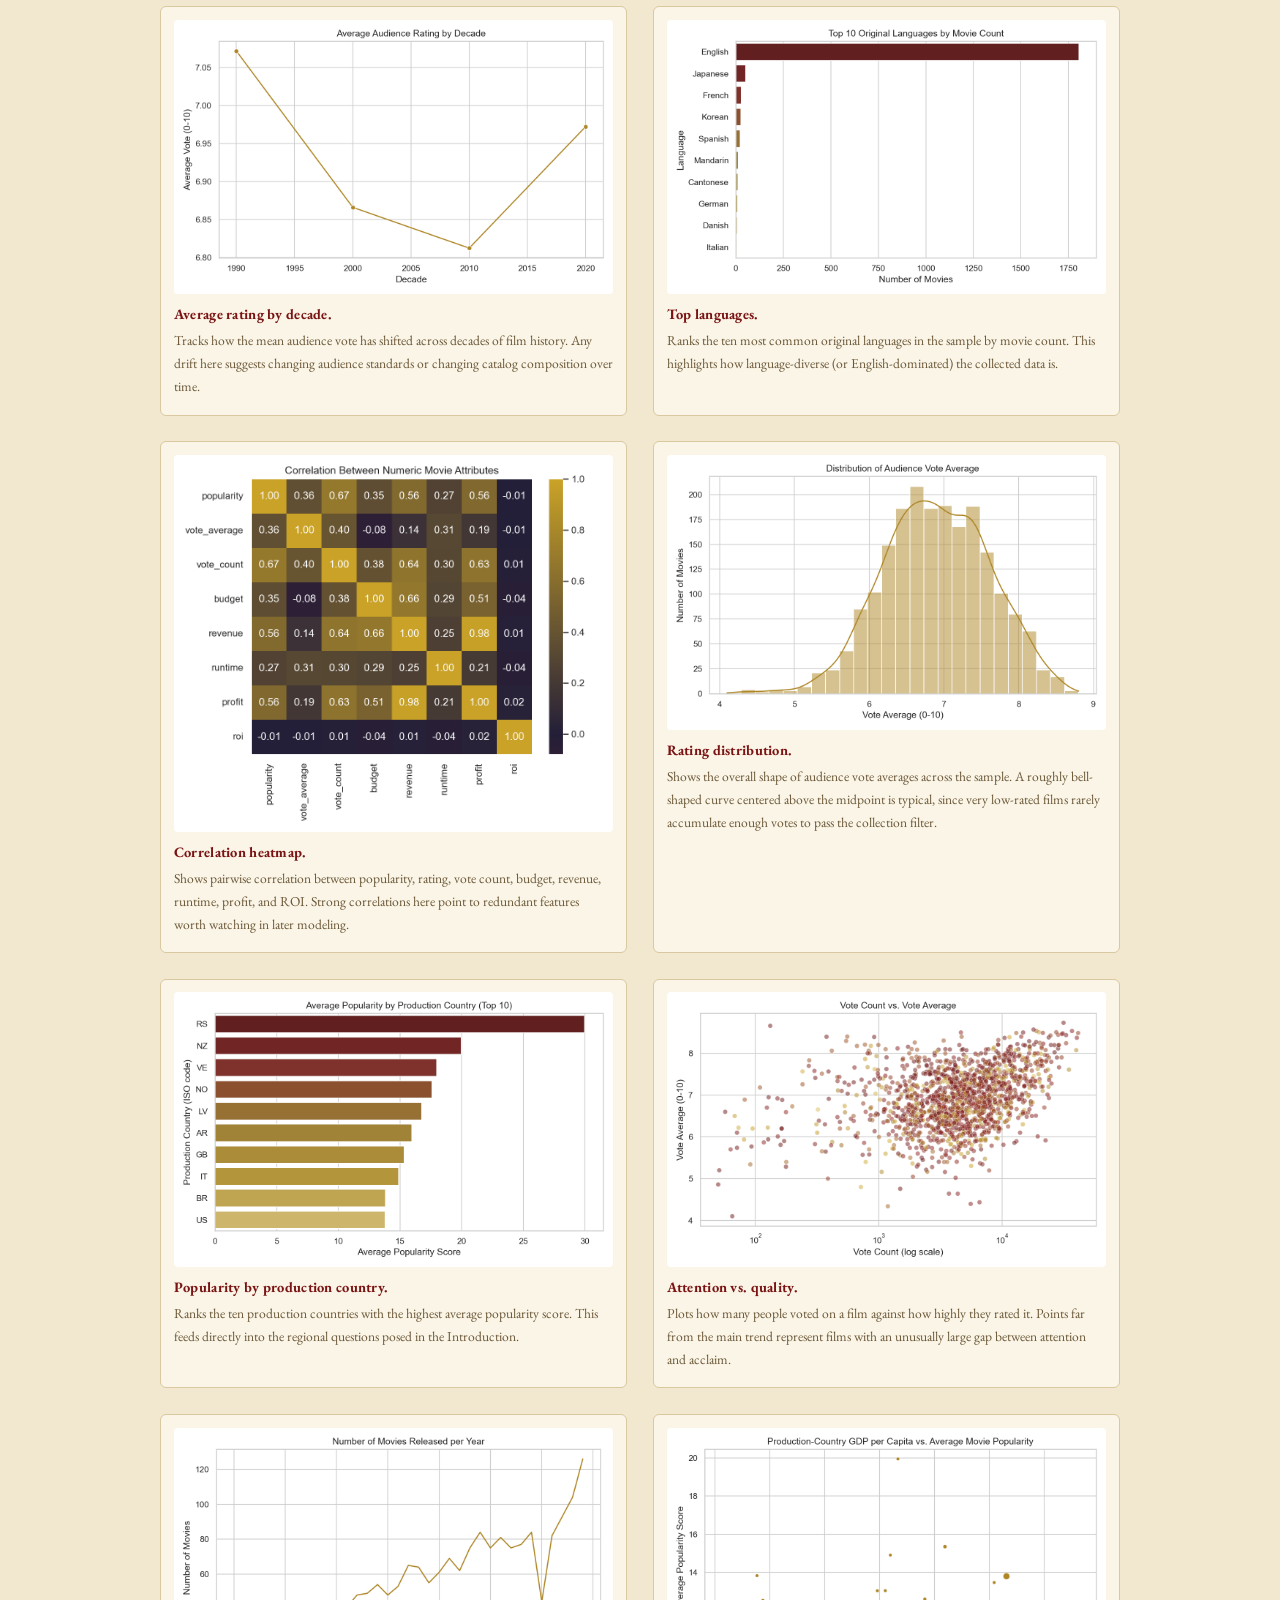
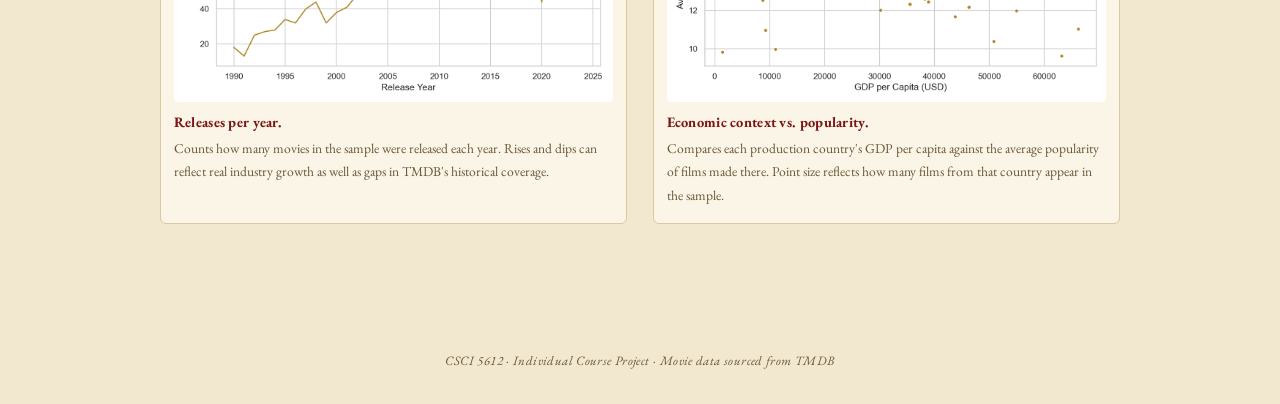
<file: website/dataprep_eda.html>
<!DOCTYPE html>
<html lang="en">
<head>
<meta charset="UTF-8">
<meta name="viewport" content="width=device-width, initial-scale=1.0">
<title>DataPrep / EDA | What Drives Movie Success</title>
<link rel="preconnect" href="https://fonts.googleapis.com">
<link href="https://fonts.googleapis.com/css2?family=Cinzel+Decorative:wght@400;700&family=Cinzel:wght@400;600&family=EB+Garamond:ital,wght@0,400;0,600;1,400&display=swap" rel="stylesheet">
<link rel="stylesheet" href="css/style.css">
</head>
<body>

<header class="site-header">
  <div class="brand-bar">
    <h1>What Drives <span>Movie Success?</span></h1>
    <p>A data science exploration of the global film industry, built on The Movie Database (TMDB)</p>
  </div>
  <nav class="tabs">
    <a href="index.html">Introduction</a>
    <a href="dataprep_eda.html" class="active">DataPrep / EDA</a>
    <a href="clustering.html">Clustering</a>
    <a href="pca.html">PCA</a>
    <a href="naive_bayes.html">Naive Bayes</a>
    <a href="decision_trees.html">Decision Trees</a>
    <a href="regression.html">Regression</a>
    <a href="adaboost.html">AdaBoost</a>
    <a href="gradient_boosting.html">GradientBoosting</a>
    <a href="xgboost.html">XGBoost</a>
    <a href="conclusions.html">Conclusions</a>
    <a href="about.html">About Me</a>
  </nav>
  <div class="flag-strip"></div>
</header>

<main>
  <h2 class="page-title">Data Preparation &amp; Exploratory Data Analysis</h2>

  <p class="status-note">
    Dataset status: 2,000 movies pulled from TMDB (filtered by year, genre, language, region,
    rating, and vote count), enriched with per-movie budget/revenue/runtime detail and World
    Bank economic data, then cleaned end to end. All figures and previews below are generated
    directly from that dataset.
  </p>

  <section class="block">
    <h3>Data Sources</h3>
    <p>
      The primary dataset is gathered directly from The Movie Database (TMDB), a community-built
      movie and TV database with a free public API, via its <code>/discover/movie</code> and
      <code>/movie/{id}</code> endpoints. Discovery queries are filterable by release year range,
      genre, original language, release region, minimum vote count, and vote average (rating)
      range, and can be sorted by popularity, rating, revenue, or release date. Per-movie detail
      calls add fields the discovery endpoint does not return, including budget, revenue, runtime,
      and production countries.
    </p>
    <ul>
      <li>Website: <code>https://www.themoviedb.org/</code></li>
      <li>API docs: <code>https://developer.themoviedb.org/reference/discover-movie</code></li>
      <li>Core endpoint: <code>GET https://api.themoviedb.org/3/discover/movie</code></li>
      <li>Example GET: <code>https://api.themoviedb.org/3/discover/movie?api_key=API_KEY&amp;sort_by=popularity.desc&amp;primary_release_date.gte=2000-01-01&amp;primary_release_date.lte=2023-12-31&amp;with_original_language=en&amp;vote_count.gte=50&amp;page=1</code></li>
    </ul>
    <p>
      A second, government-sourced dataset comes from the World Bank Open Data API, used to add
      economic context (GDP per capita and population) for each film's primary production country
      and release year, with no key required.
    </p>
    <ul>
      <li>Website: <code>https://data.worldbank.org/</code></li>
      <li>Core endpoint: <code>GET https://api.worldbank.org/v2/country/all/indicator/{INDICATOR}</code></li>
      <li>Example GET: <code>https://api.worldbank.org/v2/country/all/indicator/NY.GDP.PCAP.CD?format=json&amp;per_page=20000&amp;date=1990:2024</code></li>
    </ul>

    <div class="data-links">
      <a href="../scripts/fetch_tmdb.py">fetch_tmdb.py</a>
      <a href="../scripts/fetch_tmdb_details.py">fetch_tmdb_details.py</a>
      <a href="../scripts/fetch_worldbank.py">fetch_worldbank.py</a>
      <a href="../scripts/clean_data.py">clean_data.py</a>
      <a href="../scripts/eda_visualize.py">eda_visualize.py</a>
      <a href="../data/raw/tmdb_movies_raw.csv">Raw TMDB data (CSV)</a>
      <a href="../data/raw/worldbank_country_indicators_raw.csv">Raw World Bank data (CSV)</a>
      <a href="../data/clean/tmdb_movies_clean.csv">Cleaned dataset (CSV)</a>
    </div>
  </section>

  <section class="block">
    <h3>Raw vs. Cleaned Data</h3>
    <p>
      Below are small previews of the data before and after cleaning. The full files are linked
      above rather than pasted in directly.
    </p>
    <div class="gallery">
      <figure>
        <a class="zoom" href="assets/img/dataprep/raw_sample.png" target="_blank" rel="noopener" title="Click to view full size"><img src="assets/img/dataprep/raw_sample.png" alt="Sample rows of raw TMDB API response"></a>
        <figcaption><strong>Raw data sample.</strong> A few rows and columns exactly as returned by the TMDB API, before any cleaning.</figcaption>
      </figure>
      <figure>
        <a class="zoom" href="assets/img/dataprep/clean_sample.png" target="_blank" rel="noopener" title="Click to view full size"><img src="assets/img/dataprep/clean_sample.png" alt="Sample rows of cleaned dataset"></a>
        <figcaption><strong>Cleaned data sample.</strong> The same movies after type conversion, derived columns, and tiering are applied.</figcaption>
      </figure>
    </div>
  </section>

  <section class="block">
    <h3>Cleaning Steps</h3>
    <p>The following cleaning steps are applied in <code>scripts/clean_data.py</code>:</p>
    <ul>
      <li>Duplicate movie records (by TMDB id) are dropped.</li>
      <li>Rows missing an essential field (release date, title, popularity, vote average, or vote count) are dropped.</li>
      <li>TMDB reports budget/revenue of 0 as "unknown," not "free" &mdash; these are converted to missing values and flagged (<code>has_budget_data</code>, <code>has_revenue_data</code>) rather than treated as real zeros.</li>
      <li>Impossible values are removed: negative vote counts and runtimes under five minutes (data errors, not real films).</li>
      <li>Release year, month, and decade are derived from the release date.</li>
      <li>Genre lists are parsed into a primary genre, a genre count, and a pipe-separated full list.</li>
      <li>Language codes are mapped to readable language names.</li>
      <li>Profit and return on investment are computed only where both budget and revenue are known.</li>
      <li>Popularity and rating are discretized into tiers (Low/Medium/High/Very High and Poor/Mixed/Good/Excellent) for later categorical analysis.</li>
      <li>Core numeric columns are min-max normalized (0-1) for use in later modeling modules.</li>
      <li>World Bank GDP-per-capita and population are joined in by production country and release year.</li>
    </ul>
  </section>

  <section class="block">
    <h3>Exploratory Visualizations</h3>
    <p>Each figure below is generated by <code>scripts/eda_visualize.py</code> from the cleaned dataset.</p>
    <div class="gallery">
      <figure>
        <a class="zoom" href="assets/img/eda/hist_release_years.png" target="_blank" rel="noopener" title="Click to view full size"><img src="assets/img/eda/hist_release_years.png" alt="Histogram of movies by release year"></a>
        <figcaption><strong>Release year distribution.</strong> Shows how the collected sample of movies is spread across release years. Skew toward recent years reflects both TMDB's coverage and the vote-count filter used during collection.</figcaption>
      </figure>
      <figure>
        <a class="zoom" href="assets/img/eda/bar_genre_counts.png" target="_blank" rel="noopener" title="Click to view full size"><img src="assets/img/eda/bar_genre_counts.png" alt="Bar chart of movie counts by primary genre"></a>
        <figcaption><strong>Movies by genre.</strong> Ranks the twelve most common primary genres in the collected sample. Genre imbalance here motivates the per-genre comparisons used throughout the rest of the analysis.</figcaption>
      </figure>
      <figure>
        <a class="zoom" href="assets/img/eda/box_popularity_by_genre.png" target="_blank" rel="noopener" title="Click to view full size"><img src="assets/img/eda/box_popularity_by_genre.png" alt="Box plot of popularity by genre"></a>
        <figcaption><strong>Popularity by genre.</strong> Compares the spread of popularity scores across the most common genres. Wide boxes or long whiskers indicate genres where popularity is especially unpredictable.</figcaption>
      </figure>
      <figure>
        <a class="zoom" href="assets/img/eda/scatter_budget_revenue.png" target="_blank" rel="noopener" title="Click to view full size"><img src="assets/img/eda/scatter_budget_revenue.png" alt="Scatter plot of budget versus revenue"></a>
        <figcaption><strong>Budget vs. revenue.</strong> Plots production budget against box-office revenue on a log-log scale for movies where both are known. The overall trend and its outliers speak directly to how reliably spending predicts return.</figcaption>
      </figure>
      <figure>
        <a class="zoom" href="assets/img/eda/line_avg_rating_by_decade.png" target="_blank" rel="noopener" title="Click to view full size"><img src="assets/img/eda/line_avg_rating_by_decade.png" alt="Line chart of average rating by decade"></a>
        <figcaption><strong>Average rating by decade.</strong> Tracks how the mean audience vote has shifted across decades of film history. Any drift here suggests changing audience standards or changing catalog composition over time.</figcaption>
      </figure>
      <figure>
        <a class="zoom" href="assets/img/eda/bar_top_languages.png" target="_blank" rel="noopener" title="Click to view full size"><img src="assets/img/eda/bar_top_languages.png" alt="Bar chart of top 10 original languages"></a>
        <figcaption><strong>Top languages.</strong> Ranks the ten most common original languages in the sample by movie count. This highlights how language-diverse (or English-dominated) the collected data is.</figcaption>
      </figure>
      <figure>
        <a class="zoom" href="assets/img/eda/heatmap_correlation.png" target="_blank" rel="noopener" title="Click to view full size"><img src="assets/img/eda/heatmap_correlation.png" alt="Correlation heatmap of numeric movie attributes"></a>
        <figcaption><strong>Correlation heatmap.</strong> Shows pairwise correlation between popularity, rating, vote count, budget, revenue, runtime, profit, and ROI. Strong correlations here point to redundant features worth watching in later modeling.</figcaption>
      </figure>
      <figure>
        <a class="zoom" href="assets/img/eda/hist_vote_average.png" target="_blank" rel="noopener" title="Click to view full size"><img src="assets/img/eda/hist_vote_average.png" alt="Histogram of vote average distribution"></a>
        <figcaption><strong>Rating distribution.</strong> Shows the overall shape of audience vote averages across the sample. A roughly bell-shaped curve centered above the midpoint is typical, since very low-rated films rarely accumulate enough votes to pass the collection filter.</figcaption>
      </figure>
      <figure>
        <a class="zoom" href="assets/img/eda/bar_avg_popularity_by_country.png" target="_blank" rel="noopener" title="Click to view full size"><img src="assets/img/eda/bar_avg_popularity_by_country.png" alt="Bar chart of average popularity by production country"></a>
        <figcaption><strong>Popularity by production country.</strong> Ranks the ten production countries with the highest average popularity score. This feeds directly into the regional questions posed in the Introduction.</figcaption>
      </figure>
      <figure>
        <a class="zoom" href="assets/img/eda/scatter_votecount_voteaverage.png" target="_blank" rel="noopener" title="Click to view full size"><img src="assets/img/eda/scatter_votecount_voteaverage.png" alt="Scatter plot of vote count versus vote average"></a>
        <figcaption><strong>Attention vs. quality.</strong> Plots how many people voted on a film against how highly they rated it. Points far from the main trend represent films with an unusually large gap between attention and acclaim.</figcaption>
      </figure>
      <figure>
        <a class="zoom" href="assets/img/eda/line_movies_per_year.png" target="_blank" rel="noopener" title="Click to view full size"><img src="assets/img/eda/line_movies_per_year.png" alt="Line chart of number of movies released per year"></a>
        <figcaption><strong>Releases per year.</strong> Counts how many movies in the sample were released each year. Rises and dips can reflect real industry growth as well as gaps in TMDB's historical coverage.</figcaption>
      </figure>
      <figure>
        <a class="zoom" href="assets/img/eda/scatter_gdp_popularity.png" target="_blank" rel="noopener" title="Click to view full size"><img src="assets/img/eda/scatter_gdp_popularity.png" alt="Scatter plot of GDP per capita versus average movie popularity by country"></a>
        <figcaption><strong>Economic context vs. popularity.</strong> Compares each production country's GDP per capita against the average popularity of films made there. Point size reflects how many films from that country appear in the sample.</figcaption>
      </figure>
    </div>
  </section>
</main>

<footer class="site-footer">
  CSCI 5612 &middot; Individual Course Project &middot; Movie data sourced from TMDB
</footer>

</body>
</html>
</file>
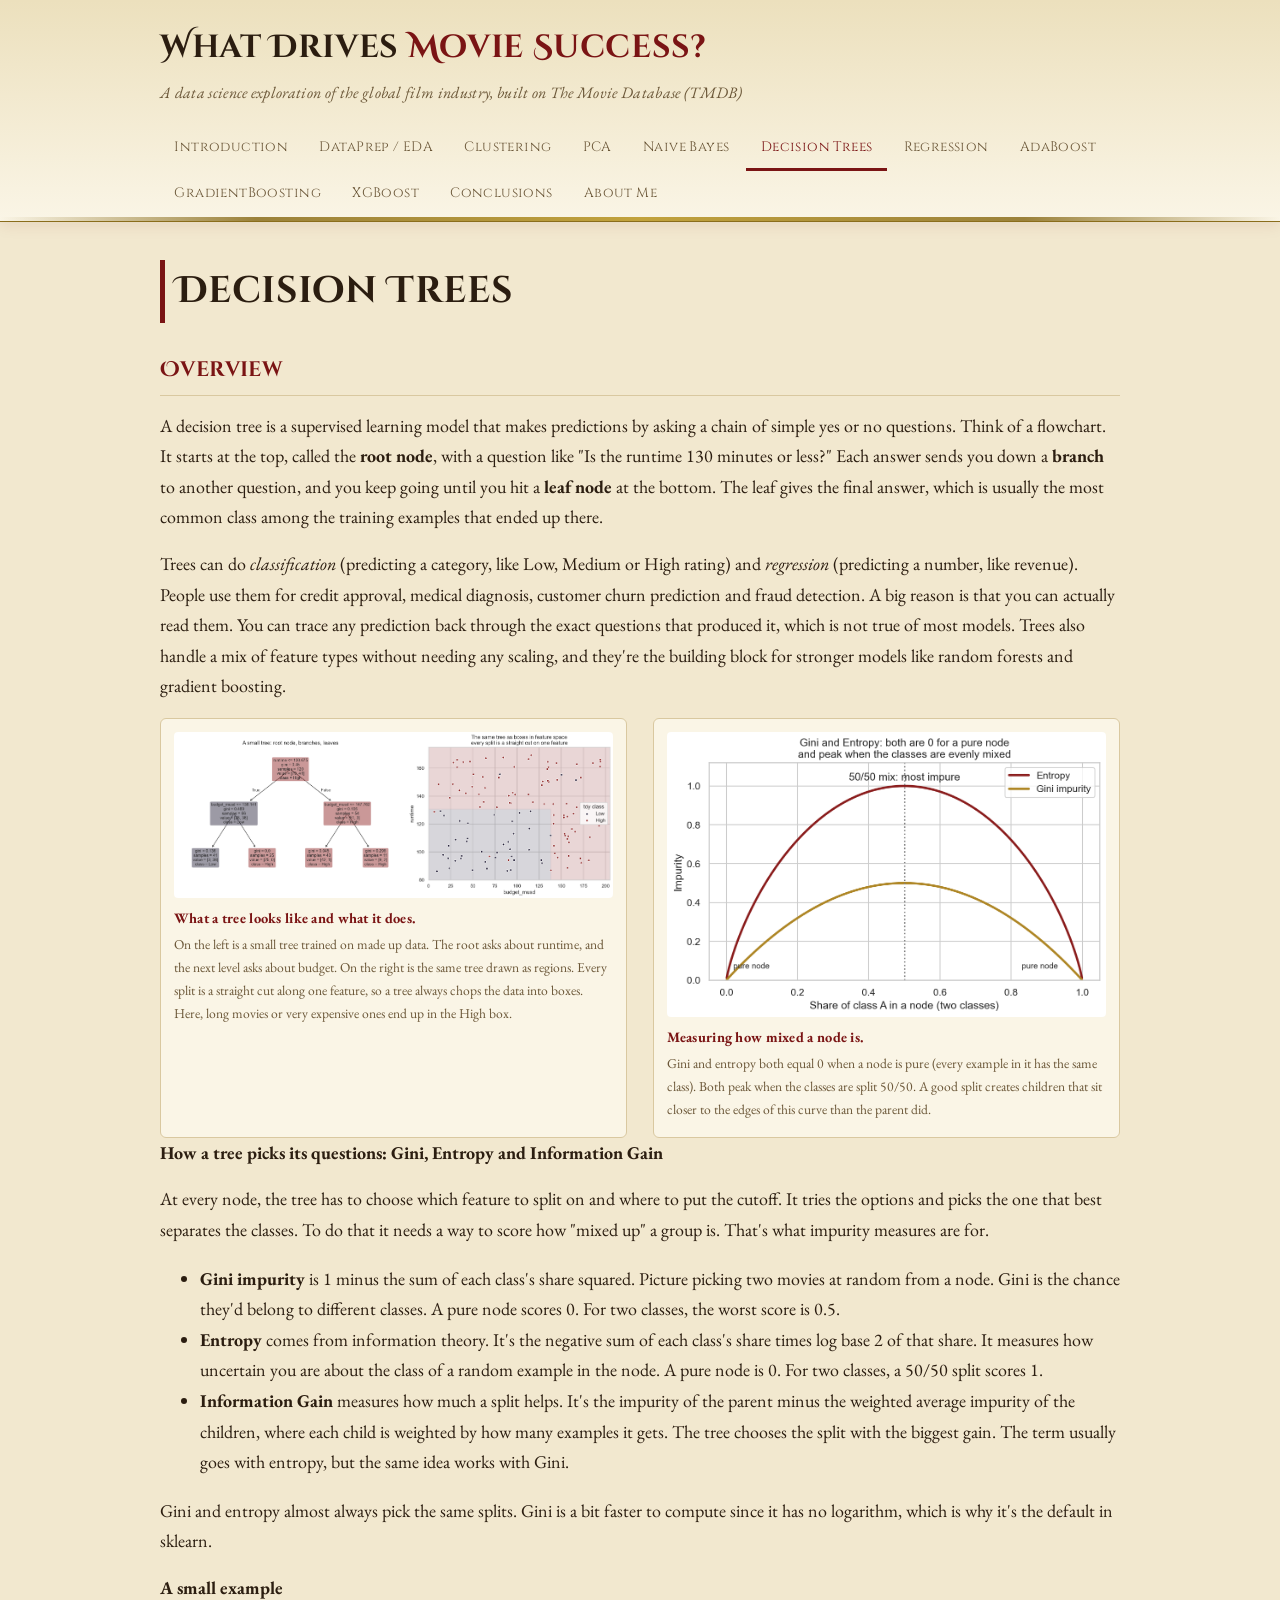
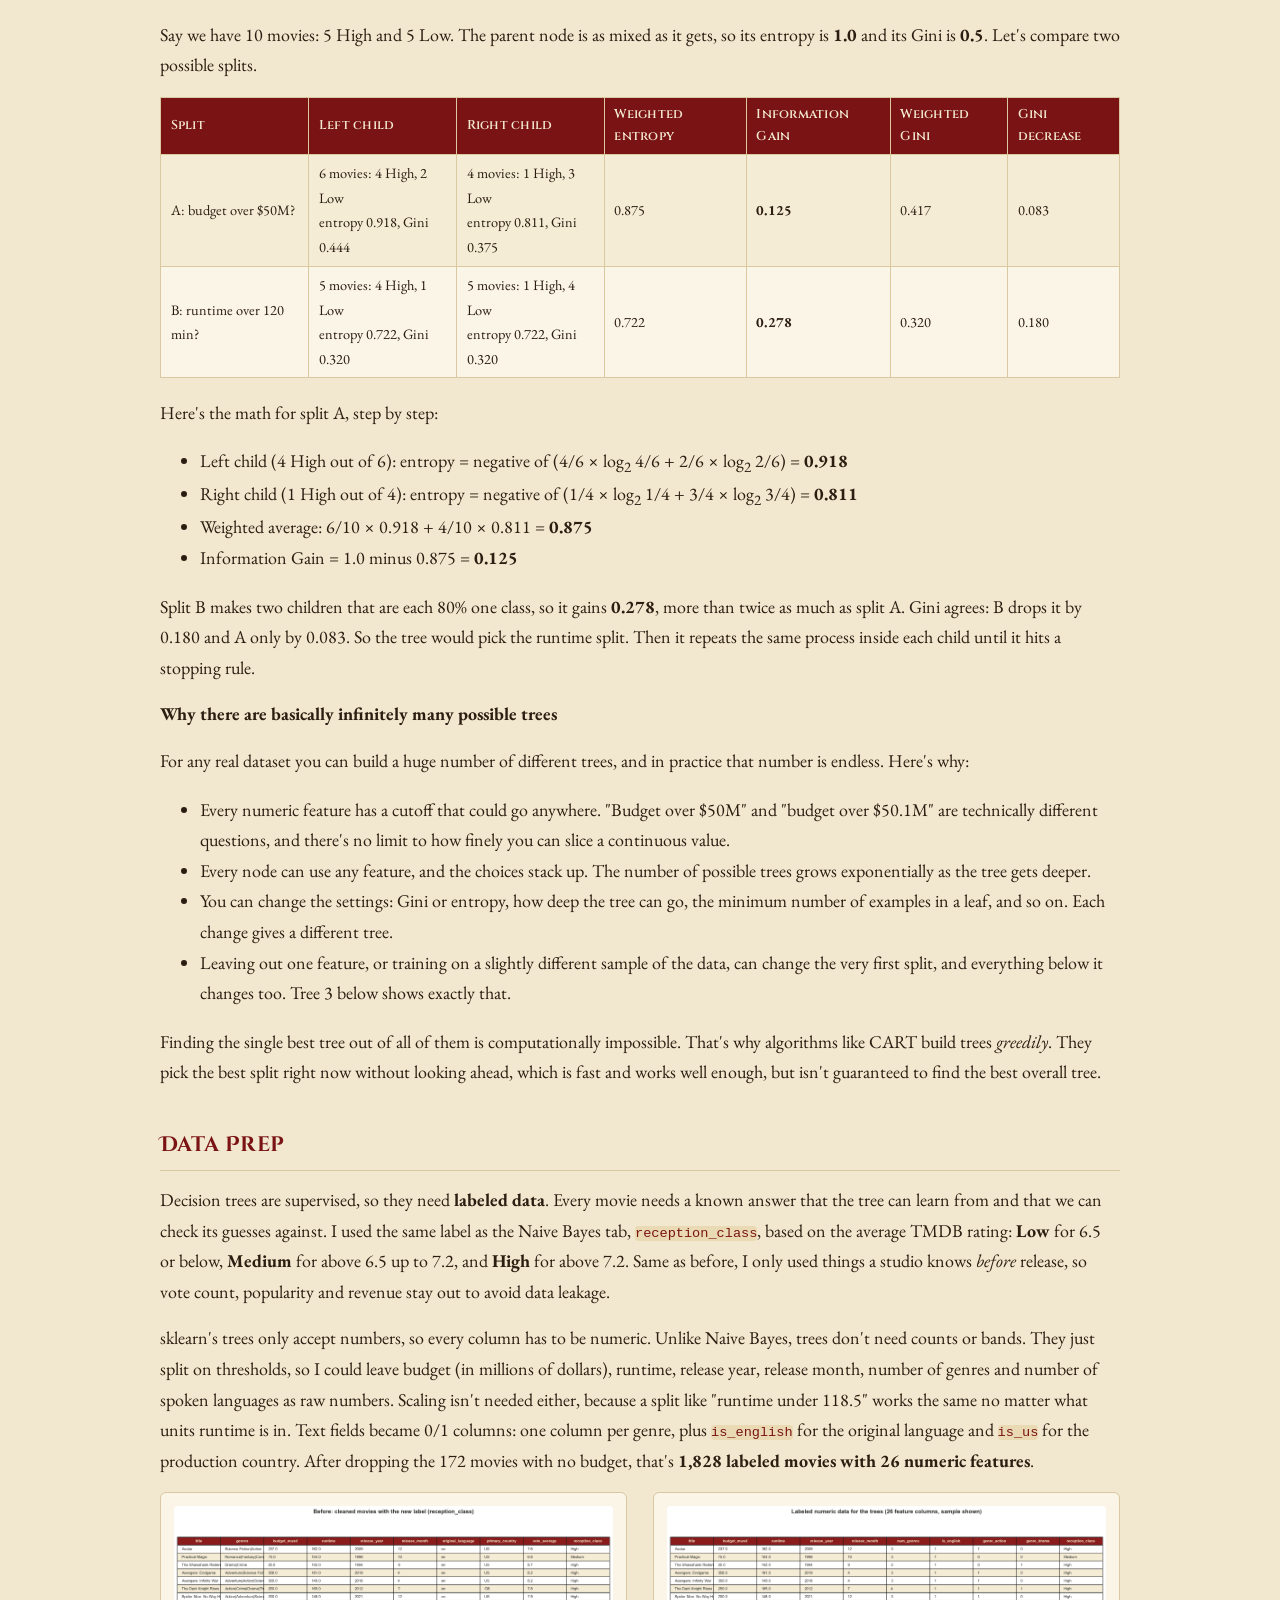
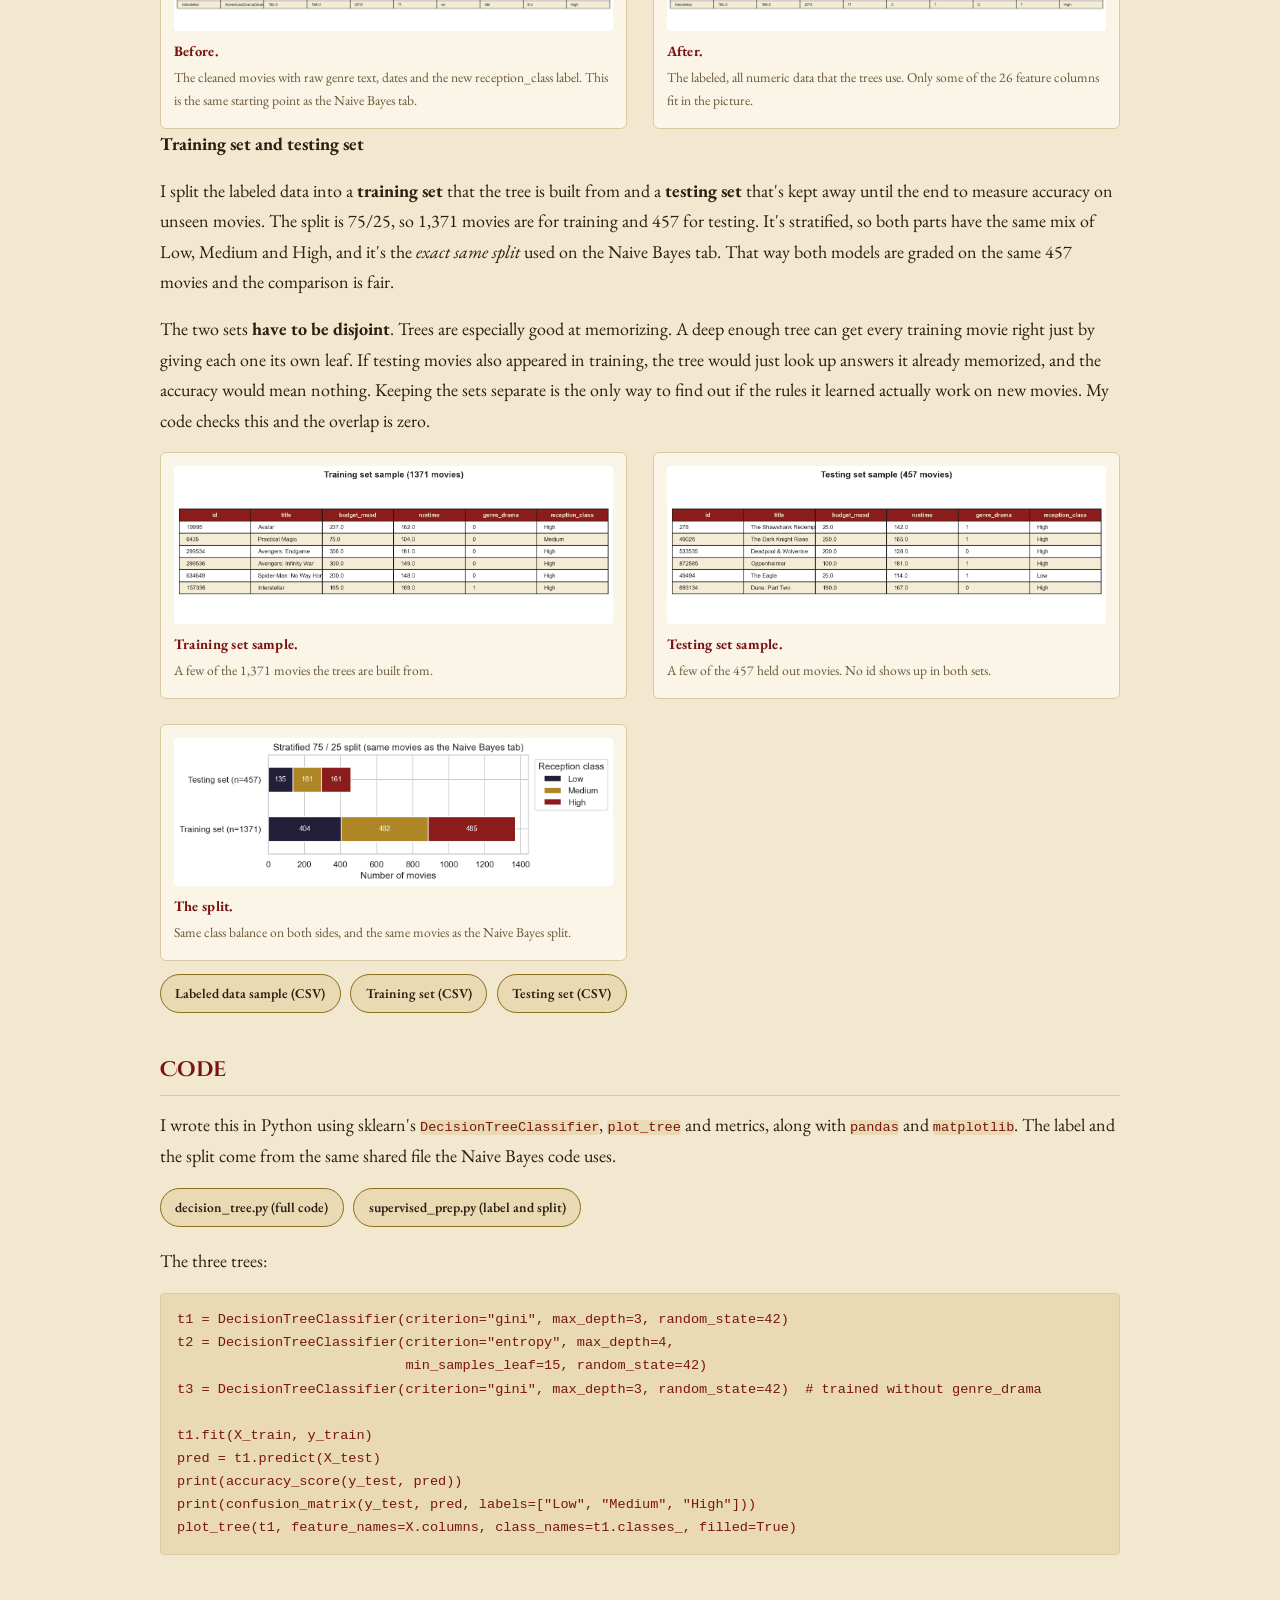
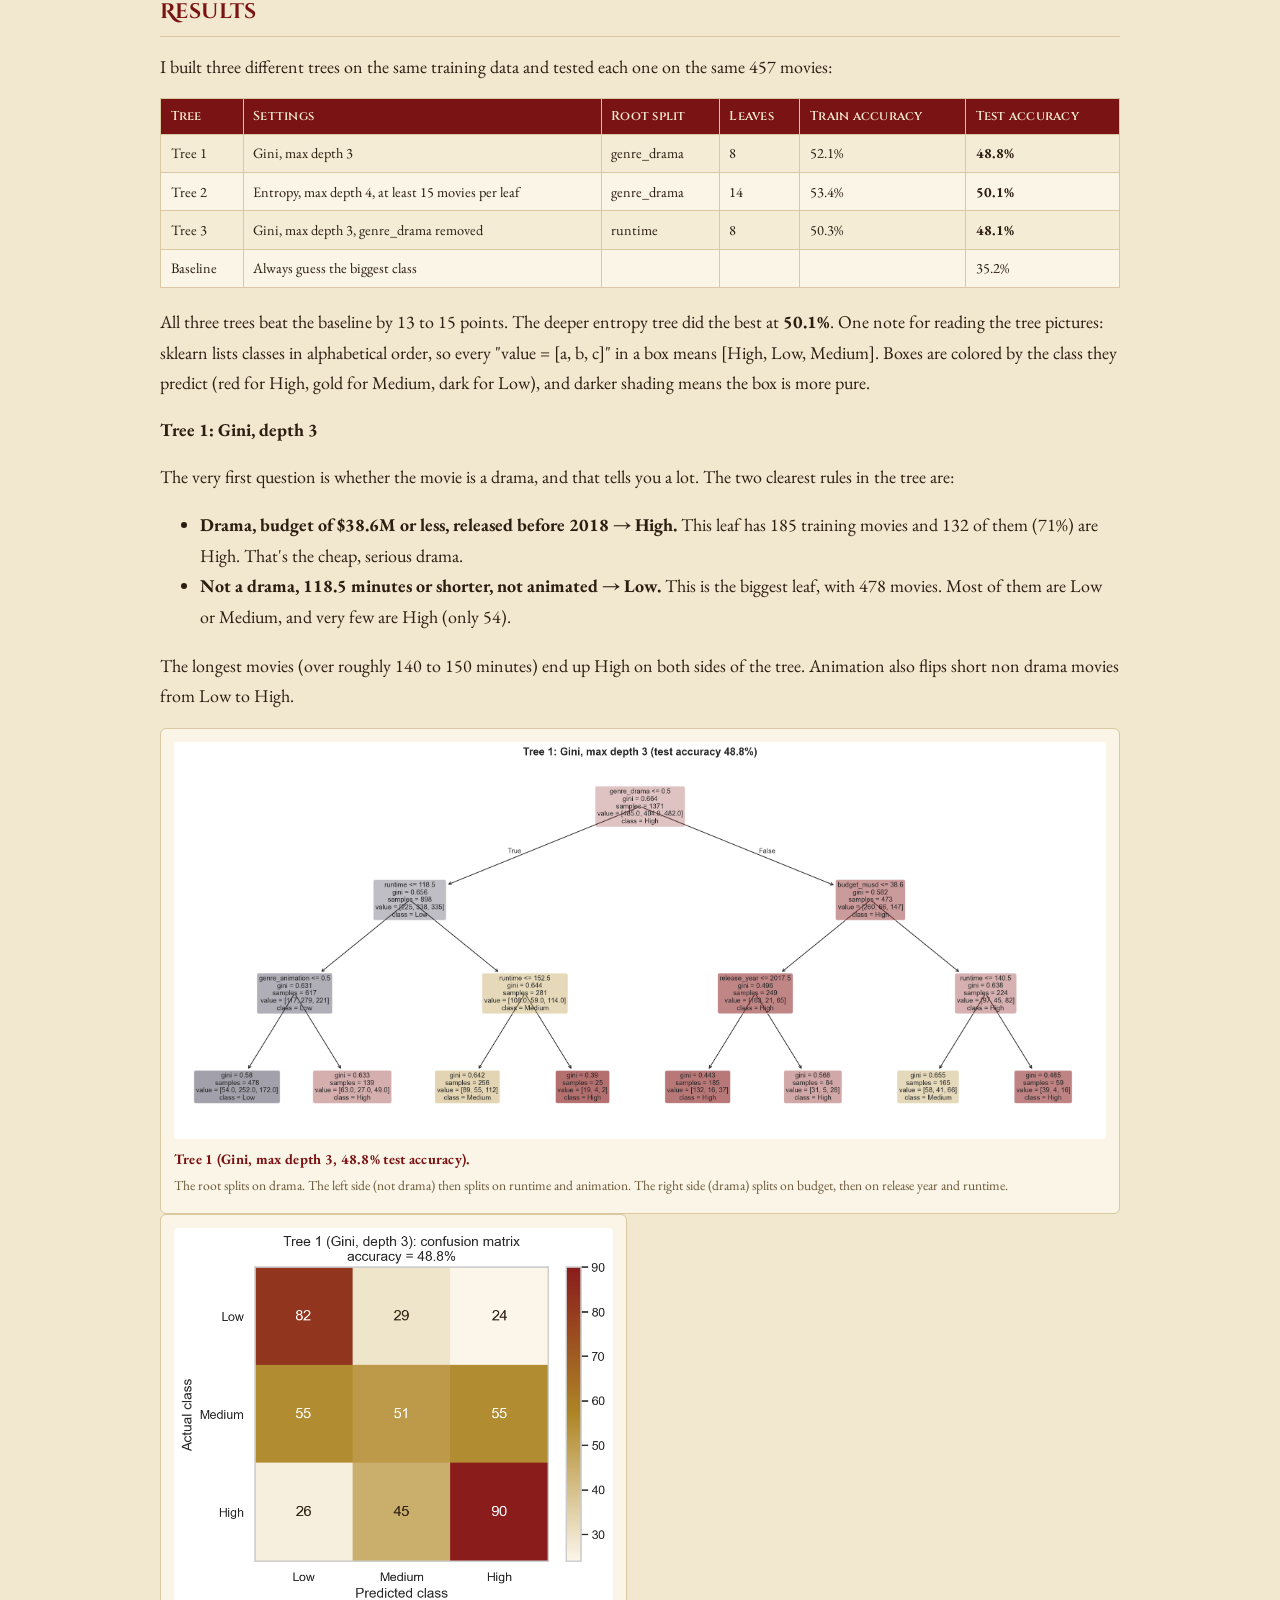
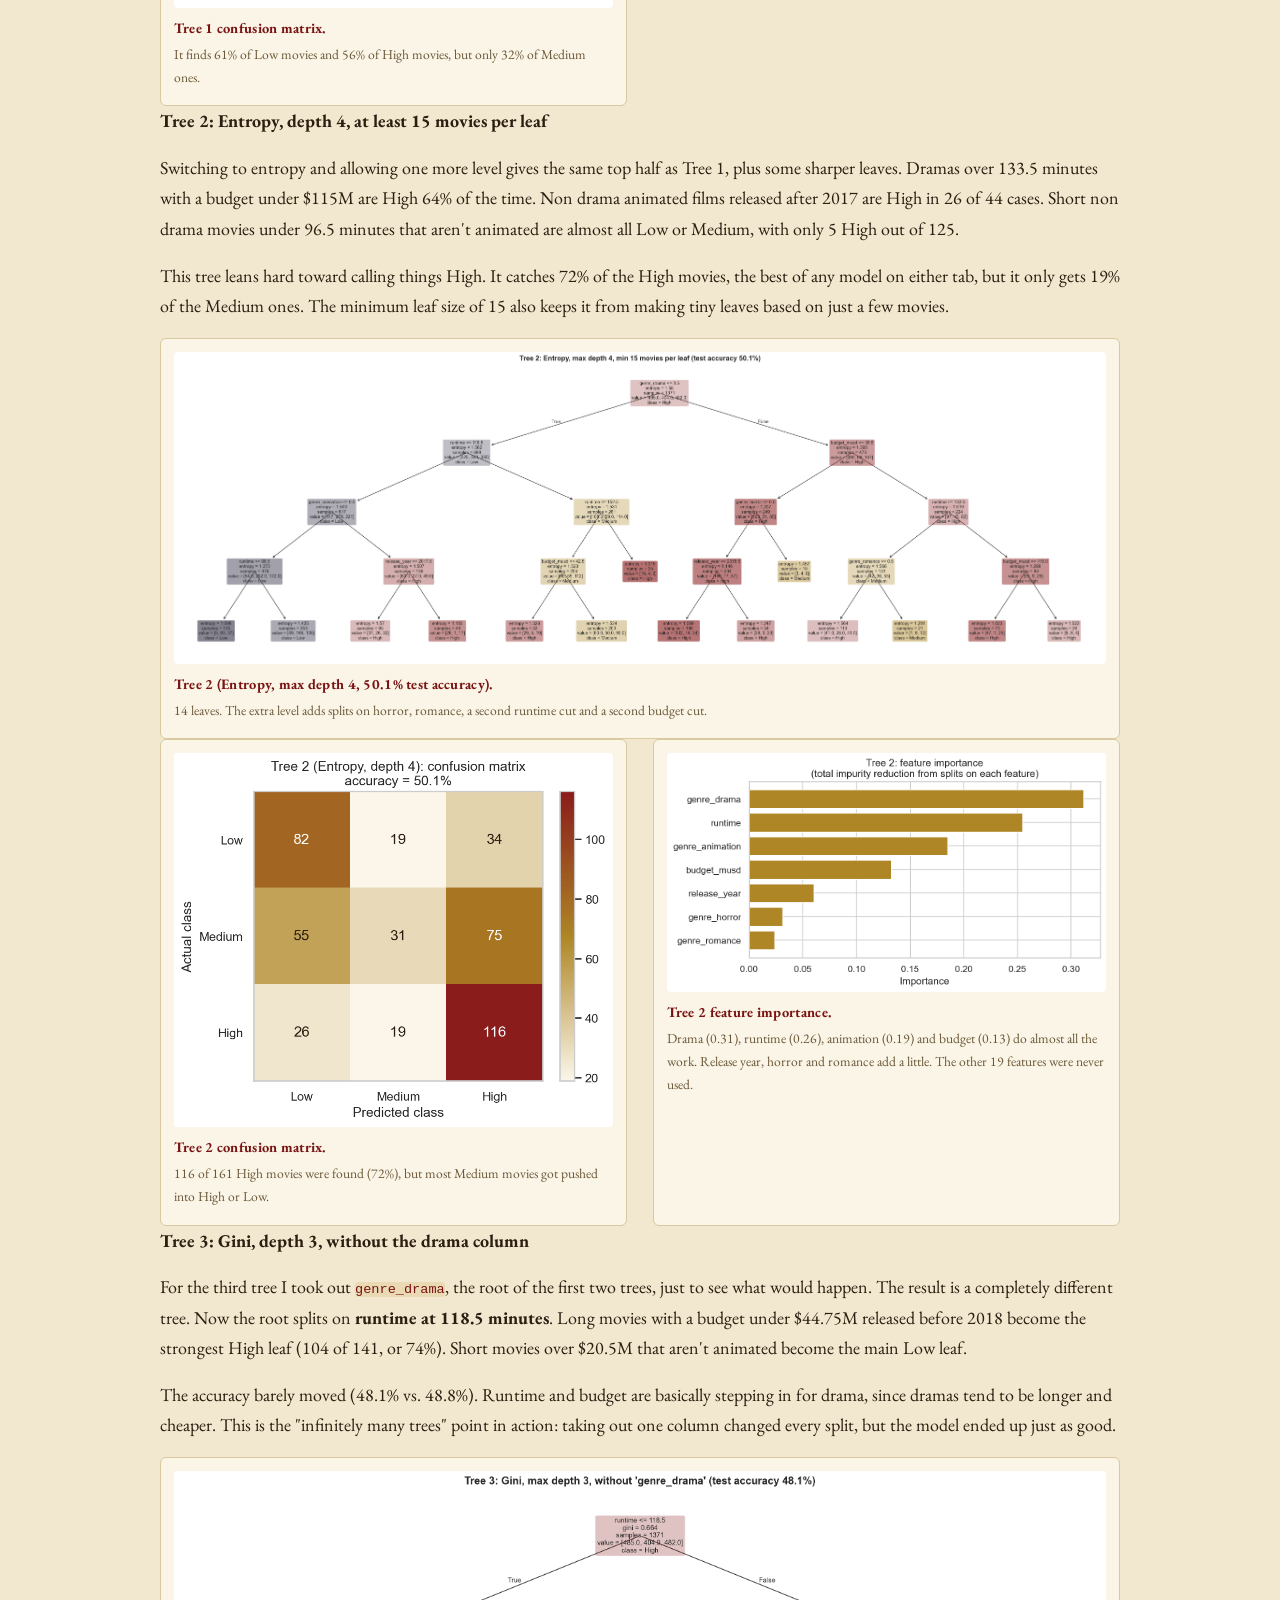
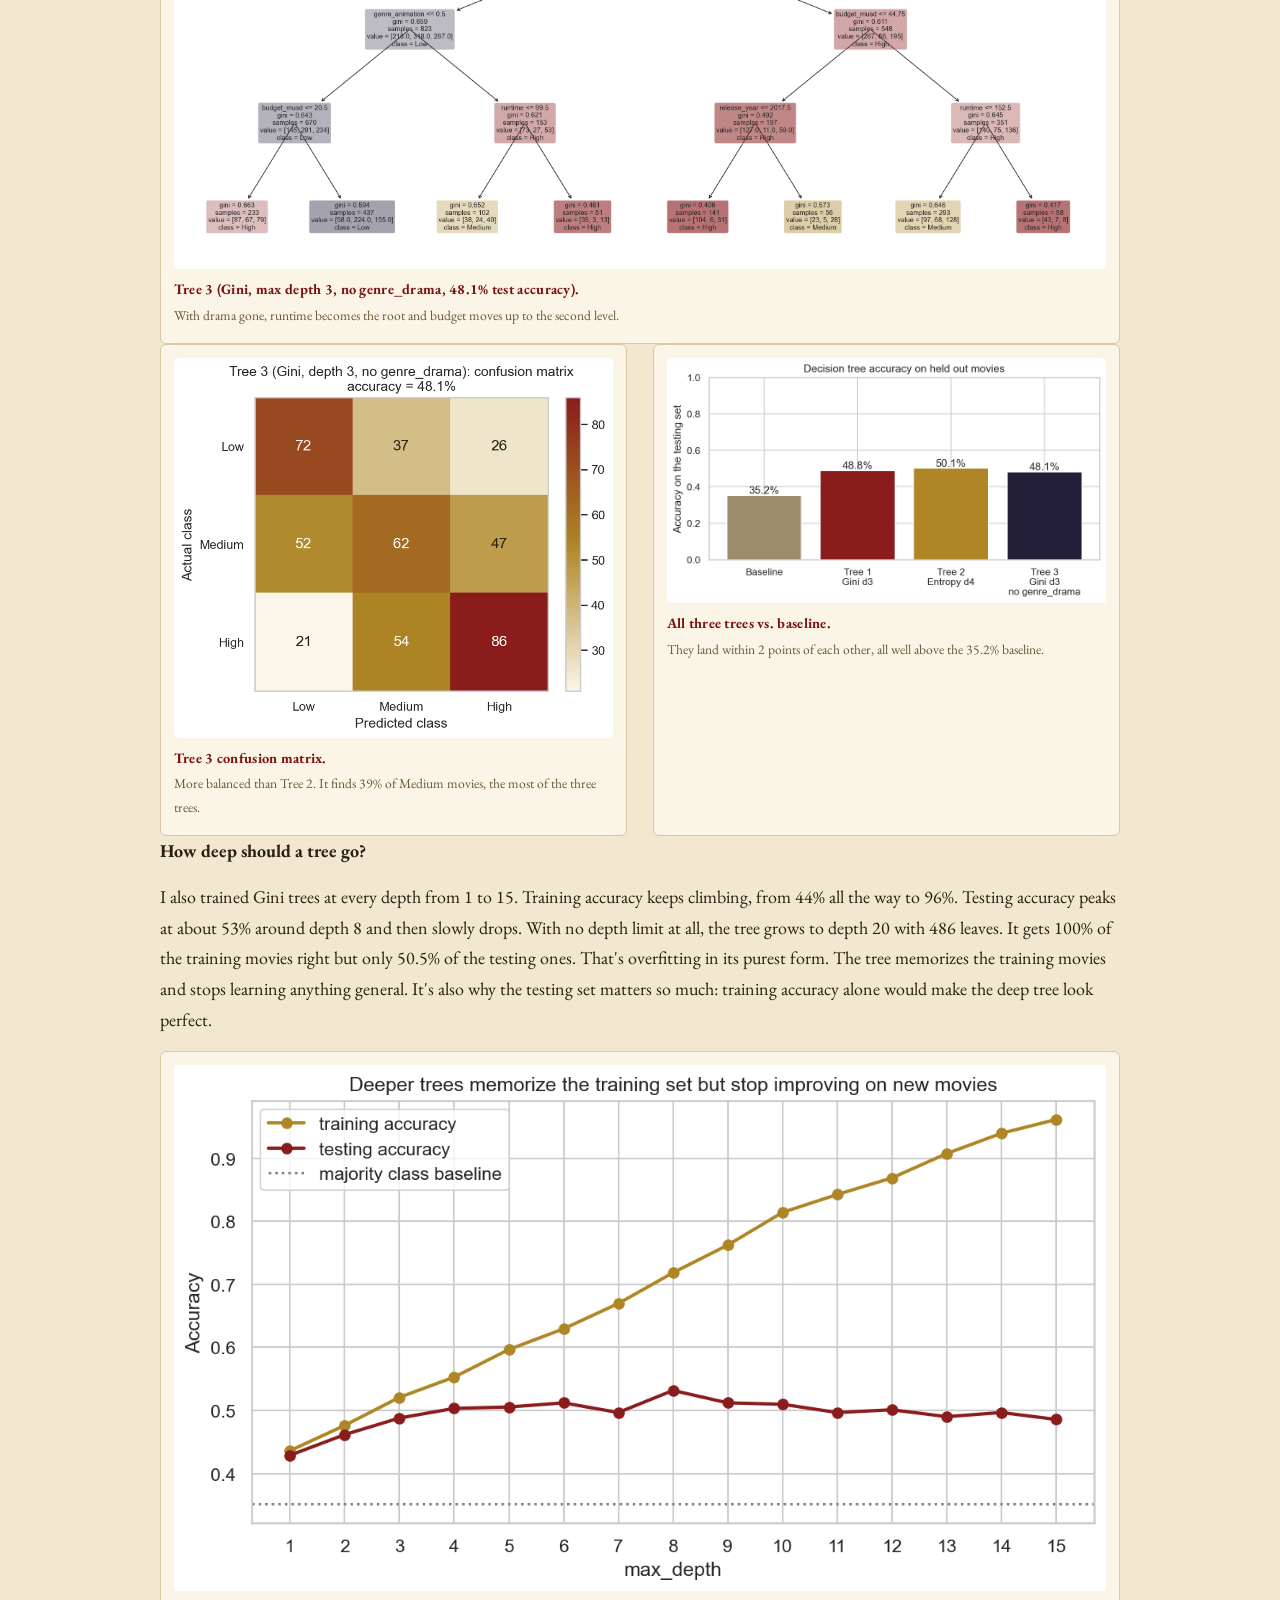
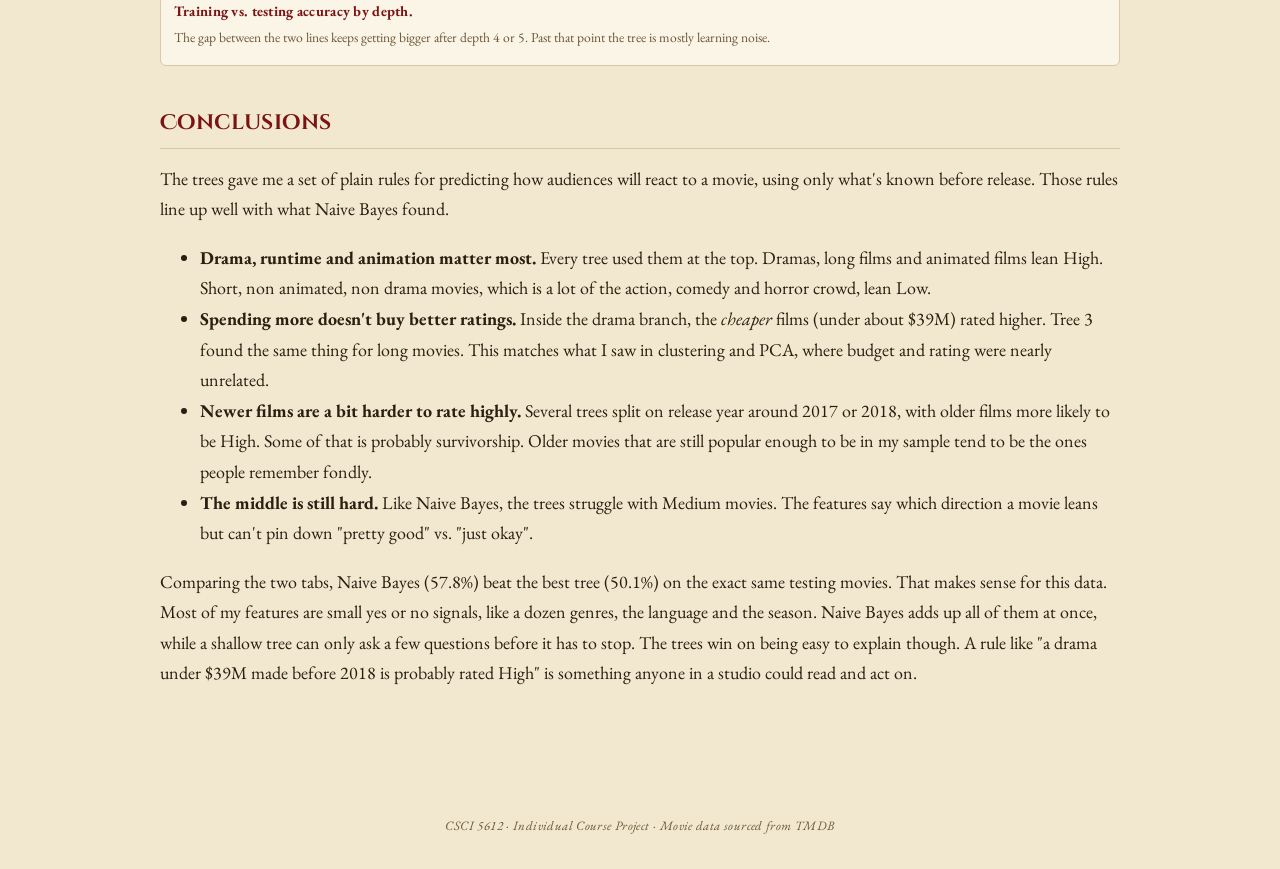
<file: website/decision_trees.html>
<!DOCTYPE html>
<html lang="en">
<head>
<meta charset="UTF-8">
<meta name="viewport" content="width=device-width, initial-scale=1.0">
<title>Decision Trees | What Drives Movie Success</title>
<link rel="preconnect" href="https://fonts.googleapis.com">
<link href="https://fonts.googleapis.com/css2?family=Cinzel+Decorative:wght@400;700&family=Cinzel:wght@400;600&family=EB+Garamond:ital,wght@0,400;0,600;1,400&display=swap" rel="stylesheet">
<link rel="stylesheet" href="css/style.css">
</head>
<body>

<header class="site-header">
  <div class="brand-bar">
    <h1>What Drives <span>Movie Success?</span></h1>
    <p>A data science exploration of the global film industry, built on The Movie Database (TMDB)</p>
  </div>
  <nav class="tabs">
    <a href="index.html">Introduction</a>
    <a href="dataprep_eda.html">DataPrep / EDA</a>
    <a href="clustering.html">Clustering</a>
    <a href="pca.html">PCA</a>
    <a href="naive_bayes.html">Naive Bayes</a>
    <a href="decision_trees.html" class="active">Decision Trees</a>
    <a href="regression.html">Regression</a>
    <a href="adaboost.html">AdaBoost</a>
    <a href="gradient_boosting.html">GradientBoosting</a>
    <a href="xgboost.html">XGBoost</a>
    <a href="conclusions.html">Conclusions</a>
    <a href="about.html">About Me</a>
  </nav>
  <div class="flag-strip"></div>
</header>

<main>
  <h2 class="page-title">Decision Trees</h2>

  <!-- ============================================================ OVERVIEW -->
  <section class="block">
    <h3>Overview</h3>
    <p>
      A decision tree is a supervised learning model that makes predictions by asking a chain of
      simple yes or no questions. Think of a flowchart. It starts at the top, called the
      <strong>root node</strong>, with a question like "Is the runtime 130 minutes or less?" Each
      answer sends you down a <strong>branch</strong> to another question, and you keep going
      until you hit a <strong>leaf node</strong> at the bottom. The leaf gives the final answer,
      which is usually the most common class among the training examples that ended up there.
    </p>
    <p>
      Trees can do <em>classification</em> (predicting a category, like Low, Medium or High
      rating) and <em>regression</em> (predicting a number, like revenue). People use them for
      credit approval, medical diagnosis, customer churn prediction and fraud detection. A big
      reason is that you can actually read them. You can trace any prediction back through the
      exact questions that produced it, which is not true of most models. Trees also handle a mix
      of feature types without needing any scaling, and they're the building block for stronger
      models like random forests and gradient boosting.
    </p>
    <div class="gallery">
      <figure>
        <a class="zoom" href="assets/img/decision_trees/concept_tree_and_regions.png" target="_blank" rel="noopener" title="Click to view full size"><img src="assets/img/decision_trees/concept_tree_and_regions.png" alt="A small decision tree next to the rectangular regions it creates in feature space"></a>
        <figcaption><strong>What a tree looks like and what it does.</strong> On the left is a small tree trained on made up data. The root asks about runtime, and the next level asks about budget. On the right is the same tree drawn as regions. Every split is a straight cut along one feature, so a tree always chops the data into boxes. Here, long movies or very expensive ones end up in the High box.</figcaption>
      </figure>
      <figure>
        <a class="zoom" href="assets/img/decision_trees/concept_impurity.png" target="_blank" rel="noopener" title="Click to view full size"><img src="assets/img/decision_trees/concept_impurity.png" alt="Gini impurity and entropy curves"></a>
        <figcaption><strong>Measuring how mixed a node is.</strong> Gini and entropy both equal 0 when a node is pure (every example in it has the same class). Both peak when the classes are split 50/50. A good split creates children that sit closer to the edges of this curve than the parent did.</figcaption>
      </figure>
    </div>

    <p><strong>How a tree picks its questions: Gini, Entropy and Information Gain</strong></p>
    <p>
      At every node, the tree has to choose which feature to split on and where to put the cutoff.
      It tries the options and picks the one that best separates the classes. To do that it needs
      a way to score how "mixed up" a group is. That's what impurity measures are for.
    </p>
    <ul>
      <li>
        <strong>Gini impurity</strong> is 1 minus the sum of each class's share squared. Picture
        picking two movies at random from a node. Gini is the chance they'd belong to different
        classes. A pure node scores 0. For two classes, the worst score is 0.5.
      </li>
      <li>
        <strong>Entropy</strong> comes from information theory. It's the negative sum of each
        class's share times log base 2 of that share. It measures how uncertain you are about the
        class of a random example in the node. A pure node is 0. For two classes, a 50/50 split
        scores 1.
      </li>
      <li>
        <strong>Information Gain</strong> measures how much a split helps. It's the impurity of the
        parent minus the weighted average impurity of the children, where each child is weighted
        by how many examples it gets. The tree chooses the split with the biggest gain. The term
        usually goes with entropy, but the same idea works with Gini.
      </li>
    </ul>
    <p>
      Gini and entropy almost always pick the same splits. Gini is a bit faster to compute since it
      has no logarithm, which is why it's the default in sklearn.
    </p>

    <p><strong>A small example</strong></p>
    <p>
      Say we have 10 movies: 5 High and 5 Low. The parent node is as mixed as it gets, so its
      entropy is <strong>1.0</strong> and its Gini is <strong>0.5</strong>. Let's compare two
      possible splits.
    </p>
    <div class="table-wrap">
      <table class="results-table">
        <tr><th>Split</th><th>Left child</th><th>Right child</th><th>Weighted entropy</th><th>Information Gain</th><th>Weighted Gini</th><th>Gini decrease</th></tr>
        <tr><td>A: budget over $50M?</td><td>6 movies: 4 High, 2 Low<br>entropy 0.918, Gini 0.444</td><td>4 movies: 1 High, 3 Low<br>entropy 0.811, Gini 0.375</td><td>0.875</td><td><strong>0.125</strong></td><td>0.417</td><td>0.083</td></tr>
        <tr><td>B: runtime over 120 min?</td><td>5 movies: 4 High, 1 Low<br>entropy 0.722, Gini 0.320</td><td>5 movies: 1 High, 4 Low<br>entropy 0.722, Gini 0.320</td><td>0.722</td><td><strong>0.278</strong></td><td>0.320</td><td>0.180</td></tr>
      </table>
    </div>
    <p>Here's the math for split A, step by step:</p>
    <ul>
      <li>Left child (4 High out of 6): entropy = negative of (4/6 &times; log<sub>2</sub> 4/6 + 2/6 &times; log<sub>2</sub> 2/6) = <strong>0.918</strong></li>
      <li>Right child (1 High out of 4): entropy = negative of (1/4 &times; log<sub>2</sub> 1/4 + 3/4 &times; log<sub>2</sub> 3/4) = <strong>0.811</strong></li>
      <li>Weighted average: 6/10 &times; 0.918 + 4/10 &times; 0.811 = <strong>0.875</strong></li>
      <li>Information Gain = 1.0 minus 0.875 = <strong>0.125</strong></li>
    </ul>
    <p>
      Split B makes two children that are each 80% one class, so it gains <strong>0.278</strong>,
      more than twice as much as split A. Gini agrees: B drops it by 0.180 and A only by 0.083.
      So the tree would pick the runtime split. Then it repeats the same process inside each child
      until it hits a stopping rule.
    </p>

    <p><strong>Why there are basically infinitely many possible trees</strong></p>
    <p>
      For any real dataset you can build a huge number of different trees, and in practice that
      number is endless. Here's why:
    </p>
    <ul>
      <li>Every numeric feature has a cutoff that could go anywhere. "Budget over $50M" and "budget over $50.1M" are technically different questions, and there's no limit to how finely you can slice a continuous value.</li>
      <li>Every node can use any feature, and the choices stack up. The number of possible trees grows exponentially as the tree gets deeper.</li>
      <li>You can change the settings: Gini or entropy, how deep the tree can go, the minimum number of examples in a leaf, and so on. Each change gives a different tree.</li>
      <li>Leaving out one feature, or training on a slightly different sample of the data, can change the very first split, and everything below it changes too. Tree 3 below shows exactly that.</li>
    </ul>
    <p>
      Finding the single best tree out of all of them is computationally impossible. That's why
      algorithms like CART build trees <em>greedily</em>. They pick the best split right now
      without looking ahead, which is fast and works well enough, but isn't guaranteed to find
      the best overall tree.
    </p>
  </section>

  <!-- ============================================================ DATA PREP -->
  <section class="block">
    <h3>Data Prep</h3>
    <p>
      Decision trees are supervised, so they need <strong>labeled data</strong>. Every movie
      needs a known answer that the tree can learn from and that we can check its guesses
      against. I used the same label as the Naive Bayes tab, <code>reception_class</code>, based
      on the average TMDB rating: <strong>Low</strong> for 6.5 or below, <strong>Medium</strong>
      for above 6.5 up to 7.2, and <strong>High</strong> for above 7.2. Same as before, I only
      used things a studio knows <em>before</em> release, so vote count, popularity and revenue
      stay out to avoid data leakage.
    </p>
    <p>
      sklearn's trees only accept numbers, so every column has to be numeric. Unlike Naive Bayes,
      trees don't need counts or bands. They just split on thresholds, so I could leave budget (in
      millions of dollars), runtime, release year, release month, number of genres and number of
      spoken languages as raw numbers. Scaling isn't needed either, because a split like "runtime
      under 118.5" works the same no matter what units runtime is in. Text fields became 0/1
      columns: one column per genre, plus <code>is_english</code> for the original language and
      <code>is_us</code> for the production country. After dropping the 172 movies with no budget,
      that's <strong>1,828 labeled movies with 26 numeric features</strong>.
    </p>
    <div class="gallery">
      <figure>
        <a class="zoom" href="assets/img/naive_bayes/data_before.png" target="_blank" rel="noopener" title="Click to view full size"><img src="assets/img/naive_bayes/data_before.png" alt="Cleaned movie data with the reception class label"></a>
        <figcaption><strong>Before.</strong> The cleaned movies with raw genre text, dates and the new reception_class label. This is the same starting point as the Naive Bayes tab.</figcaption>
      </figure>
      <figure>
        <a class="zoom" href="assets/img/decision_trees/data_labeled.png" target="_blank" rel="noopener" title="Click to view full size"><img src="assets/img/decision_trees/data_labeled.png" alt="Labeled numeric data used for decision trees"></a>
        <figcaption><strong>After.</strong> The labeled, all numeric data that the trees use. Only some of the 26 feature columns fit in the picture.</figcaption>
      </figure>
    </div>

    <p><strong>Training set and testing set</strong></p>
    <p>
      I split the labeled data into a <strong>training set</strong> that the tree is built from
      and a <strong>testing set</strong> that's kept away until the end to measure accuracy on
      unseen movies. The split is 75/25, so 1,371 movies are for training and 457 for testing. It's
      stratified, so both parts have the same mix of Low, Medium and High, and it's the
      <em>exact same split</em> used on the Naive Bayes tab. That way both models are graded on the
      same 457 movies and the comparison is fair.
    </p>
    <p>
      The two sets <strong>have to be disjoint</strong>. Trees are especially good at memorizing.
      A deep enough tree can get every training movie right just by giving each one its own leaf.
      If testing movies also appeared in training, the tree would just look up answers it already
      memorized, and the accuracy would mean nothing. Keeping the sets separate is the only way to
      find out if the rules it learned actually work on new movies. My code checks this and the
      overlap is zero.
    </p>
    <div class="gallery">
      <figure>
        <a class="zoom" href="assets/img/decision_trees/train_sample.png" target="_blank" rel="noopener" title="Click to view full size"><img src="assets/img/decision_trees/train_sample.png" alt="Sample rows from the training set"></a>
        <figcaption><strong>Training set sample.</strong> A few of the 1,371 movies the trees are built from.</figcaption>
      </figure>
      <figure>
        <a class="zoom" href="assets/img/decision_trees/test_sample.png" target="_blank" rel="noopener" title="Click to view full size"><img src="assets/img/decision_trees/test_sample.png" alt="Sample rows from the testing set"></a>
        <figcaption><strong>Testing set sample.</strong> A few of the 457 held out movies. No id shows up in both sets.</figcaption>
      </figure>
      <figure>
        <a class="zoom" href="assets/img/decision_trees/train_test_split.png" target="_blank" rel="noopener" title="Click to view full size"><img src="assets/img/decision_trees/train_test_split.png" alt="Bar chart of class counts in training and testing sets"></a>
        <figcaption><strong>The split.</strong> Same class balance on both sides, and the same movies as the Naive Bayes split.</figcaption>
      </figure>
    </div>
    <div class="data-links">
      <a href="../data/prepared/dt_labeled.csv">Labeled data sample (CSV)</a>
      <a href="../data/prepared/dt_train.csv">Training set (CSV)</a>
      <a href="../data/prepared/dt_test.csv">Testing set (CSV)</a>
    </div>
  </section>

  <!-- ============================================================ CODE -->
  <section class="block">
    <h3>Code</h3>
    <p>
      I wrote this in Python using sklearn's <code>DecisionTreeClassifier</code>,
      <code>plot_tree</code> and metrics, along with <code>pandas</code> and
      <code>matplotlib</code>. The label and the split come from the same shared file the Naive
      Bayes code uses.
    </p>
    <div class="data-links">
      <a href="../scripts/decision_tree.py">decision_tree.py (full code)</a>
      <a href="../scripts/supervised_prep.py">supervised_prep.py (label and split)</a>
    </div>
    <p>The three trees:</p>
<pre><code>t1 = DecisionTreeClassifier(criterion="gini", max_depth=3, random_state=42)
t2 = DecisionTreeClassifier(criterion="entropy", max_depth=4,
                            min_samples_leaf=15, random_state=42)
t3 = DecisionTreeClassifier(criterion="gini", max_depth=3, random_state=42)  # trained without genre_drama

t1.fit(X_train, y_train)
pred = t1.predict(X_test)
print(accuracy_score(y_test, pred))
print(confusion_matrix(y_test, pred, labels=["Low", "Medium", "High"]))
plot_tree(t1, feature_names=X.columns, class_names=t1.classes_, filled=True)</code></pre>
  </section>

  <!-- ============================================================ RESULTS -->
  <section class="block">
    <h3>Results</h3>
    <p>
      I built three different trees on the same training data and tested each one on the same 457
      movies:
    </p>
    <div class="table-wrap">
      <table class="results-table">
        <tr><th>Tree</th><th>Settings</th><th>Root split</th><th>Leaves</th><th>Train accuracy</th><th>Test accuracy</th></tr>
        <tr><td>Tree 1</td><td>Gini, max depth 3</td><td>genre_drama</td><td>8</td><td>52.1%</td><td><strong>48.8%</strong></td></tr>
        <tr><td>Tree 2</td><td>Entropy, max depth 4, at least 15 movies per leaf</td><td>genre_drama</td><td>14</td><td>53.4%</td><td><strong>50.1%</strong></td></tr>
        <tr><td>Tree 3</td><td>Gini, max depth 3, genre_drama removed</td><td>runtime</td><td>8</td><td>50.3%</td><td><strong>48.1%</strong></td></tr>
        <tr><td>Baseline</td><td>Always guess the biggest class</td><td></td><td></td><td></td><td>35.2%</td></tr>
      </table>
    </div>
    <p>
      All three trees beat the baseline by 13 to 15 points. The deeper entropy tree did the best at
      <strong>50.1%</strong>. One note for reading the tree pictures: sklearn lists classes in
      alphabetical order, so every "value = [a, b, c]" in a box means [High, Low, Medium]. Boxes
      are colored by the class they predict (red for High, gold for Medium, dark for Low), and
      darker shading means the box is more pure.
    </p>

    <p><strong>Tree 1: Gini, depth 3</strong></p>
    <p>
      The very first question is whether the movie is a drama, and that tells you a lot. The two
      clearest rules in the tree are:
    </p>
    <ul>
      <li><strong>Drama, budget of $38.6M or less, released before 2018 → High.</strong> This leaf has 185 training movies and 132 of them (71%) are High. That's the cheap, serious drama.</li>
      <li><strong>Not a drama, 118.5 minutes or shorter, not animated → Low.</strong> This is the biggest leaf, with 478 movies. Most of them are Low or Medium, and very few are High (only 54).</li>
    </ul>
    <p>
      The longest movies (over roughly 140 to 150 minutes) end up High on both sides of the tree.
      Animation also flips short non drama movies from Low to High.
    </p>
    <div class="gallery wide">
      <figure>
        <a class="zoom" href="assets/img/decision_trees/tree1_gini_depth3.png" target="_blank" rel="noopener" title="Click to view full size"><img src="assets/img/decision_trees/tree1_gini_depth3.png" alt="Tree 1, Gini criterion, depth 3"></a>
        <figcaption><strong>Tree 1 (Gini, max depth 3, 48.8% test accuracy).</strong> The root splits on drama. The left side (not drama) then splits on runtime and animation. The right side (drama) splits on budget, then on release year and runtime.</figcaption>
      </figure>
    </div>
    <div class="gallery">
      <figure>
        <a class="zoom" href="assets/img/decision_trees/cm_tree1.png" target="_blank" rel="noopener" title="Click to view full size"><img src="assets/img/decision_trees/cm_tree1.png" alt="Confusion matrix for tree 1"></a>
        <figcaption><strong>Tree 1 confusion matrix.</strong> It finds 61% of Low movies and 56% of High movies, but only 32% of Medium ones.</figcaption>
      </figure>
    </div>

    <p><strong>Tree 2: Entropy, depth 4, at least 15 movies per leaf</strong></p>
    <p>
      Switching to entropy and allowing one more level gives the same top half as Tree 1, plus
      some sharper leaves. Dramas over 133.5 minutes with a budget under $115M are High 64% of the
      time. Non drama animated films released after 2017 are High in 26 of 44 cases. Short non
      drama movies under 96.5 minutes that aren't animated are almost all Low or Medium, with only
      5 High out of 125.
    </p>
    <p>
      This tree leans hard toward calling things High. It catches 72% of the High movies, the best
      of any model on either tab, but it only gets 19% of the Medium ones. The minimum leaf size of
      15 also keeps it from making tiny leaves based on just a few movies.
    </p>
    <div class="gallery wide">
      <figure>
        <a class="zoom" href="assets/img/decision_trees/tree2_entropy_depth4.png" target="_blank" rel="noopener" title="Click to view full size"><img src="assets/img/decision_trees/tree2_entropy_depth4.png" alt="Tree 2, entropy criterion, depth 4"></a>
        <figcaption><strong>Tree 2 (Entropy, max depth 4, 50.1% test accuracy).</strong> 14 leaves. The extra level adds splits on horror, romance, a second runtime cut and a second budget cut.</figcaption>
      </figure>
    </div>
    <div class="gallery">
      <figure>
        <a class="zoom" href="assets/img/decision_trees/cm_tree2.png" target="_blank" rel="noopener" title="Click to view full size"><img src="assets/img/decision_trees/cm_tree2.png" alt="Confusion matrix for tree 2"></a>
        <figcaption><strong>Tree 2 confusion matrix.</strong> 116 of 161 High movies were found (72%), but most Medium movies got pushed into High or Low.</figcaption>
      </figure>
      <figure>
        <a class="zoom" href="assets/img/decision_trees/tree2_importance.png" target="_blank" rel="noopener" title="Click to view full size"><img src="assets/img/decision_trees/tree2_importance.png" alt="Feature importance for tree 2"></a>
        <figcaption><strong>Tree 2 feature importance.</strong> Drama (0.31), runtime (0.26), animation (0.19) and budget (0.13) do almost all the work. Release year, horror and romance add a little. The other 19 features were never used.</figcaption>
      </figure>
    </div>

    <p><strong>Tree 3: Gini, depth 3, without the drama column</strong></p>
    <p>
      For the third tree I took out <code>genre_drama</code>, the root of the first two trees,
      just to see what would happen. The result is a completely different tree. Now the root
      splits on <strong>runtime at 118.5 minutes</strong>. Long movies with a budget under $44.75M
      released before 2018 become the strongest High leaf (104 of 141, or 74%). Short movies over
      $20.5M that aren't animated become the main Low leaf.
    </p>
    <p>
      The accuracy barely moved (48.1% vs. 48.8%). Runtime and budget are basically stepping in for
      drama, since dramas tend to be longer and cheaper. This is the "infinitely many trees" point
      in action: taking out one column changed every split, but the model ended up just as good.
    </p>
    <div class="gallery wide">
      <figure>
        <a class="zoom" href="assets/img/decision_trees/tree3_gini_no_root.png" target="_blank" rel="noopener" title="Click to view full size"><img src="assets/img/decision_trees/tree3_gini_no_root.png" alt="Tree 3, Gini criterion, depth 3, without genre_drama"></a>
        <figcaption><strong>Tree 3 (Gini, max depth 3, no genre_drama, 48.1% test accuracy).</strong> With drama gone, runtime becomes the root and budget moves up to the second level.</figcaption>
      </figure>
    </div>
    <div class="gallery">
      <figure>
        <a class="zoom" href="assets/img/decision_trees/cm_tree3.png" target="_blank" rel="noopener" title="Click to view full size"><img src="assets/img/decision_trees/cm_tree3.png" alt="Confusion matrix for tree 3"></a>
        <figcaption><strong>Tree 3 confusion matrix.</strong> More balanced than Tree 2. It finds 39% of Medium movies, the most of the three trees.</figcaption>
      </figure>
      <figure>
        <a class="zoom" href="assets/img/decision_trees/tree_accuracy.png" target="_blank" rel="noopener" title="Click to view full size"><img src="assets/img/decision_trees/tree_accuracy.png" alt="Accuracy of the three trees compared to baseline"></a>
        <figcaption><strong>All three trees vs. baseline.</strong> They land within 2 points of each other, all well above the 35.2% baseline.</figcaption>
      </figure>
    </div>

    <p><strong>How deep should a tree go?</strong></p>
    <p>
      I also trained Gini trees at every depth from 1 to 15. Training accuracy keeps climbing,
      from 44% all the way to 96%. Testing accuracy peaks at about 53% around depth 8 and then
      slowly drops. With no depth limit at all, the tree grows to depth 20 with 486 leaves. It
      gets 100% of the training movies right but only 50.5% of the testing ones. That's
      overfitting in its purest form. The tree memorizes the training movies and stops learning
      anything general. It's also why the testing set matters so much: training accuracy alone
      would make the deep tree look perfect.
    </p>
    <div class="gallery wide">
      <figure>
        <a class="zoom" href="assets/img/decision_trees/depth_sweep.png" target="_blank" rel="noopener" title="Click to view full size"><img src="assets/img/decision_trees/depth_sweep.png" alt="Training and testing accuracy by maximum tree depth"></a>
        <figcaption><strong>Training vs. testing accuracy by depth.</strong> The gap between the two lines keeps getting bigger after depth 4 or 5. Past that point the tree is mostly learning noise.</figcaption>
      </figure>
    </div>
  </section>

  <!-- ============================================================ CONCLUSIONS -->
  <section class="block">
    <h3>Conclusions</h3>
    <p>
      The trees gave me a set of plain rules for predicting how audiences will react to a movie,
      using only what's known before release. Those rules line up well with what Naive Bayes found.
    </p>
    <ul>
      <li><strong>Drama, runtime and animation matter most.</strong> Every tree used them at the top. Dramas, long films and animated films lean High. Short, non animated, non drama movies, which is a lot of the action, comedy and horror crowd, lean Low.</li>
      <li><strong>Spending more doesn't buy better ratings.</strong> Inside the drama branch, the <em>cheaper</em> films (under about $39M) rated higher. Tree 3 found the same thing for long movies. This matches what I saw in clustering and PCA, where budget and rating were nearly unrelated.</li>
      <li><strong>Newer films are a bit harder to rate highly.</strong> Several trees split on release year around 2017 or 2018, with older films more likely to be High. Some of that is probably survivorship. Older movies that are still popular enough to be in my sample tend to be the ones people remember fondly.</li>
      <li><strong>The middle is still hard.</strong> Like Naive Bayes, the trees struggle with Medium movies. The features say which direction a movie leans but can't pin down "pretty good" vs. "just okay".</li>
    </ul>
    <p>
      Comparing the two tabs, Naive Bayes (57.8%) beat the best tree (50.1%) on the exact same
      testing movies. That makes sense for this data. Most of my features are small yes or no
      signals, like a dozen genres, the language and the season. Naive Bayes adds up all of them at
      once, while a shallow tree can only ask a few questions before it has to stop. The trees win
      on being easy to explain though. A rule like "a drama under $39M made before 2018 is probably
      rated High" is something anyone in a studio could read and act on.
    </p>
  </section>
</main>

<footer class="site-footer">
  CSCI 5612 &middot; Individual Course Project &middot; Movie data sourced from TMDB
</footer>

</body>
</html>
</file>
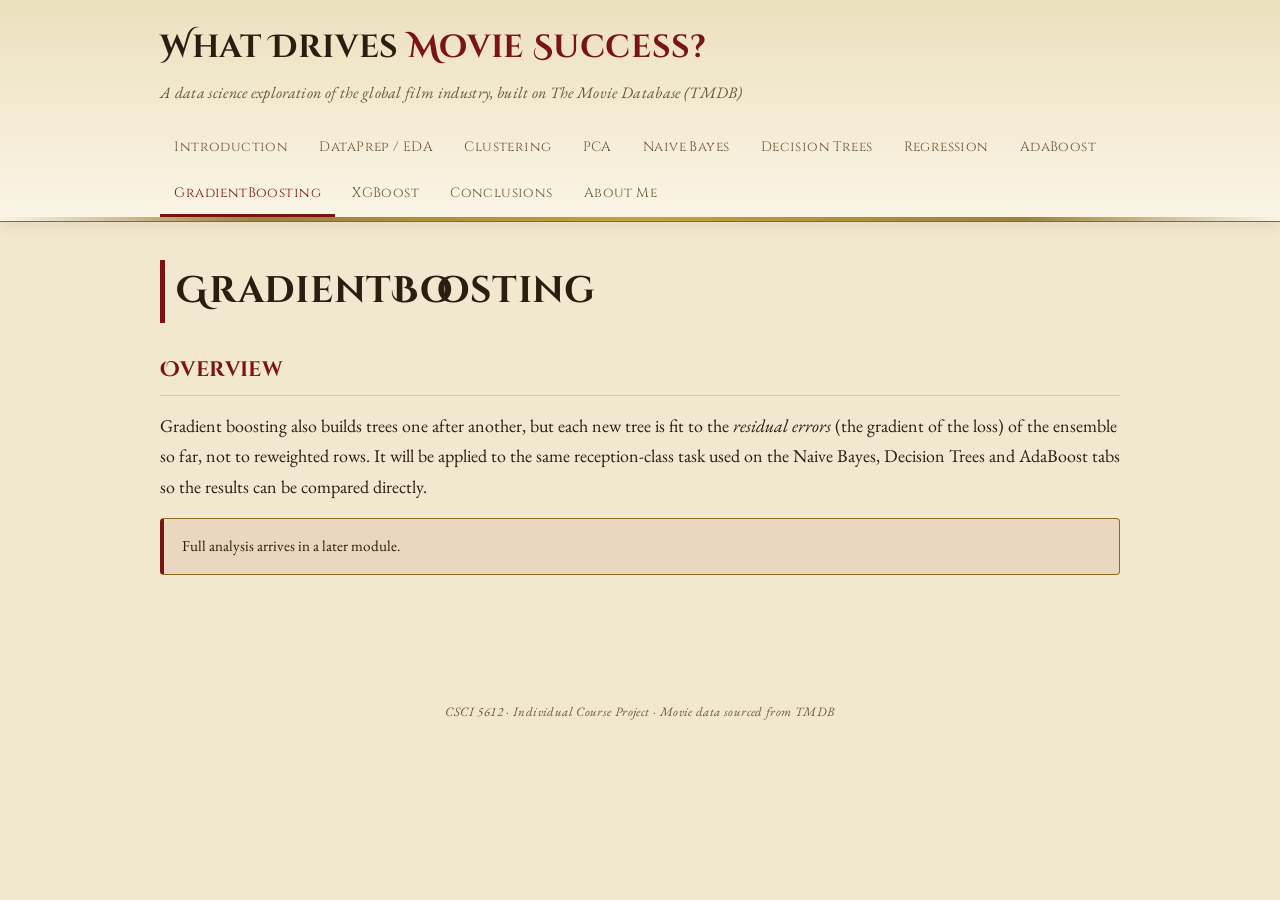
<file: website/gradient_boosting.html>
<!DOCTYPE html>
<html lang="en">
<head>
<meta charset="UTF-8">
<meta name="viewport" content="width=device-width, initial-scale=1.0">
<title>GradientBoosting | What Drives Movie Success</title>
<link rel="preconnect" href="https://fonts.googleapis.com">
<link href="https://fonts.googleapis.com/css2?family=Cinzel+Decorative:wght@400;700&family=Cinzel:wght@400;600&family=EB+Garamond:ital,wght@0,400;0,600;1,400&display=swap" rel="stylesheet">
<link rel="stylesheet" href="css/style.css">
</head>
<body>

<header class="site-header">
  <div class="brand-bar">
    <h1>What Drives <span>Movie Success?</span></h1>
    <p>A data science exploration of the global film industry, built on The Movie Database (TMDB)</p>
  </div>
  <nav class="tabs">
    <a href="index.html">Introduction</a>
    <a href="dataprep_eda.html">DataPrep / EDA</a>
    <a href="clustering.html">Clustering</a>
    <a href="pca.html">PCA</a>
    <a href="naive_bayes.html">Naive Bayes</a>
    <a href="decision_trees.html">Decision Trees</a>
    <a href="regression.html">Regression</a>
    <a href="adaboost.html">AdaBoost</a>
    <a href="gradient_boosting.html" class="active">GradientBoosting</a>
    <a href="xgboost.html">XGBoost</a>
    <a href="conclusions.html">Conclusions</a>
    <a href="about.html">About Me</a>
  </nav>
  <div class="flag-strip"></div>
</header>

<main>
  <h2 class="page-title">GradientBoosting</h2>

  <section class="block">
    <h3>Overview</h3>
    <p>
      Gradient boosting also builds trees one after another, but each new tree is fit to the <em>residual errors</em> (the gradient of the loss) of the ensemble so far, not to reweighted rows. It will be applied to the same reception-class task used on the Naive Bayes, Decision Trees and AdaBoost tabs so the results can be compared directly.
    </p>
    <p class="status-note">Full analysis arrives in a later module.</p>
  </section>
</main>

<footer class="site-footer">
  CSCI 5612 &middot; Individual Course Project &middot; Movie data sourced from TMDB
</footer>

</body>
</html>
</file>
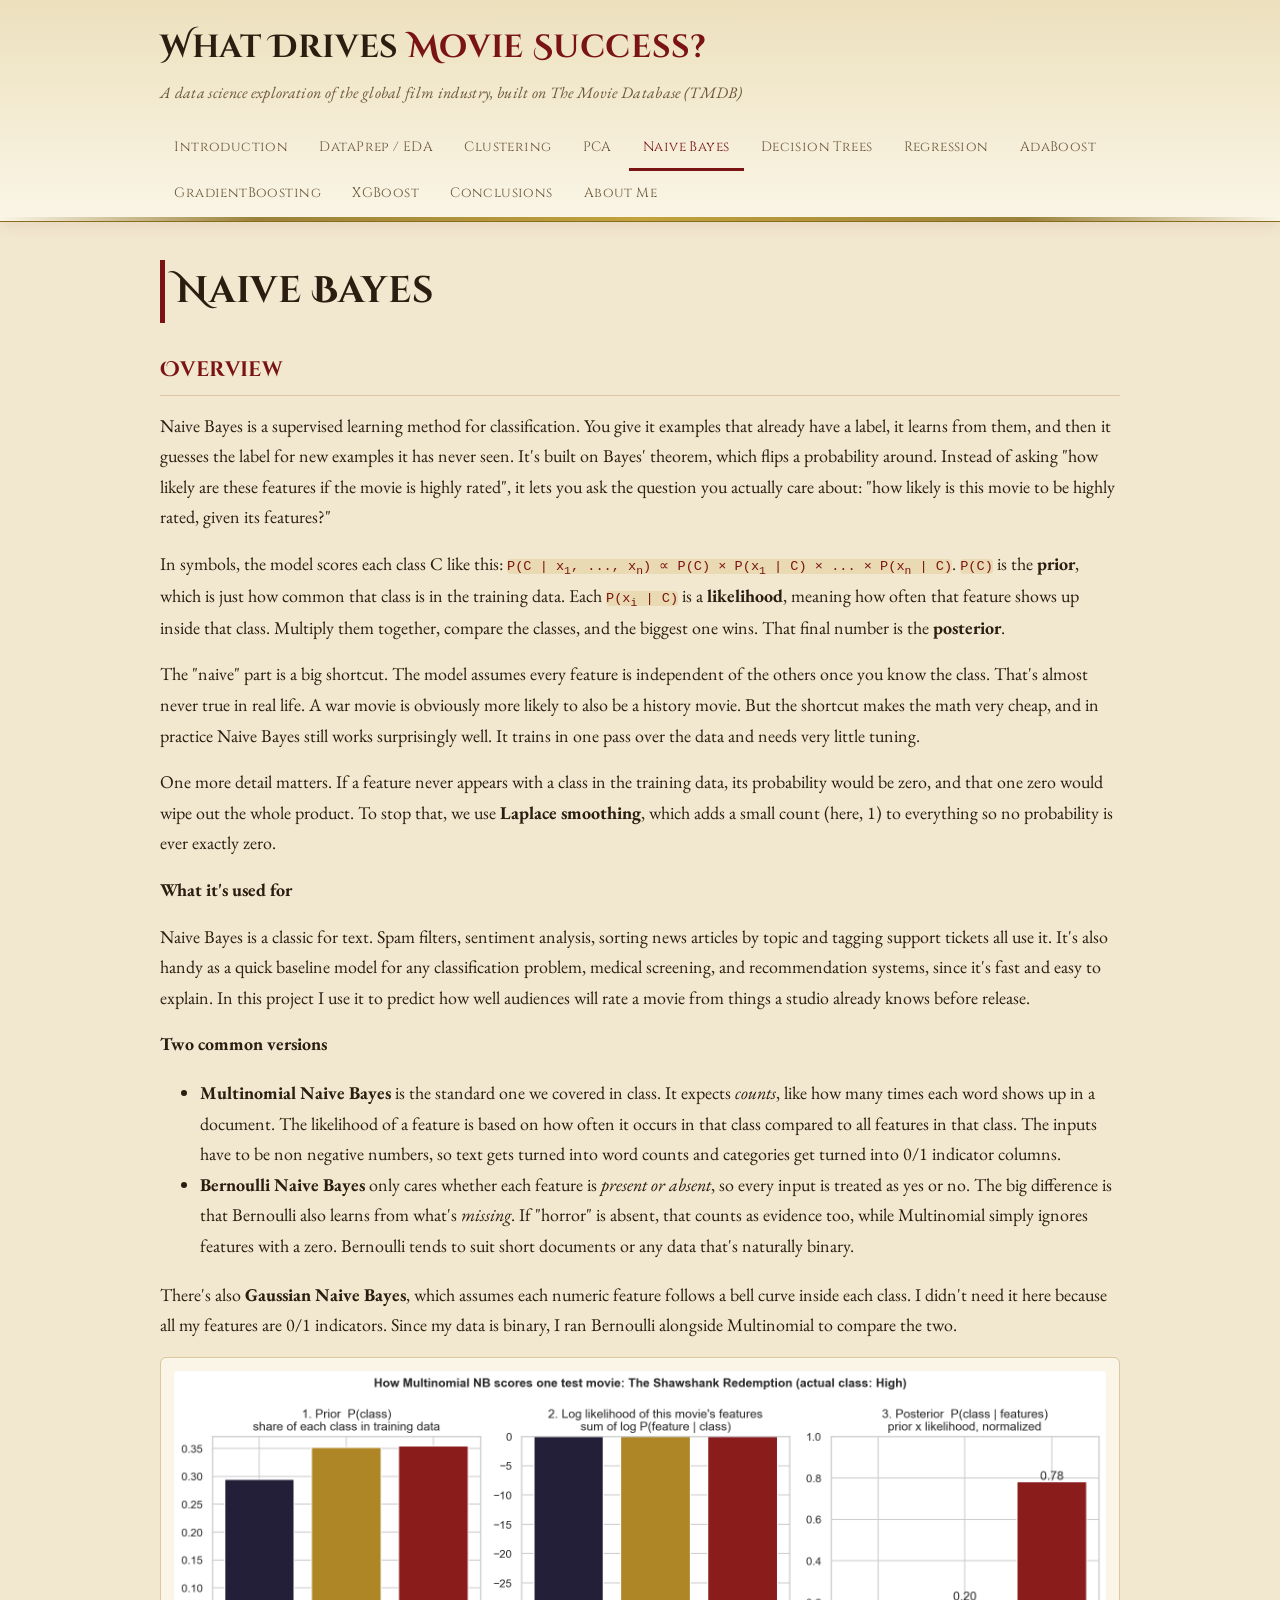
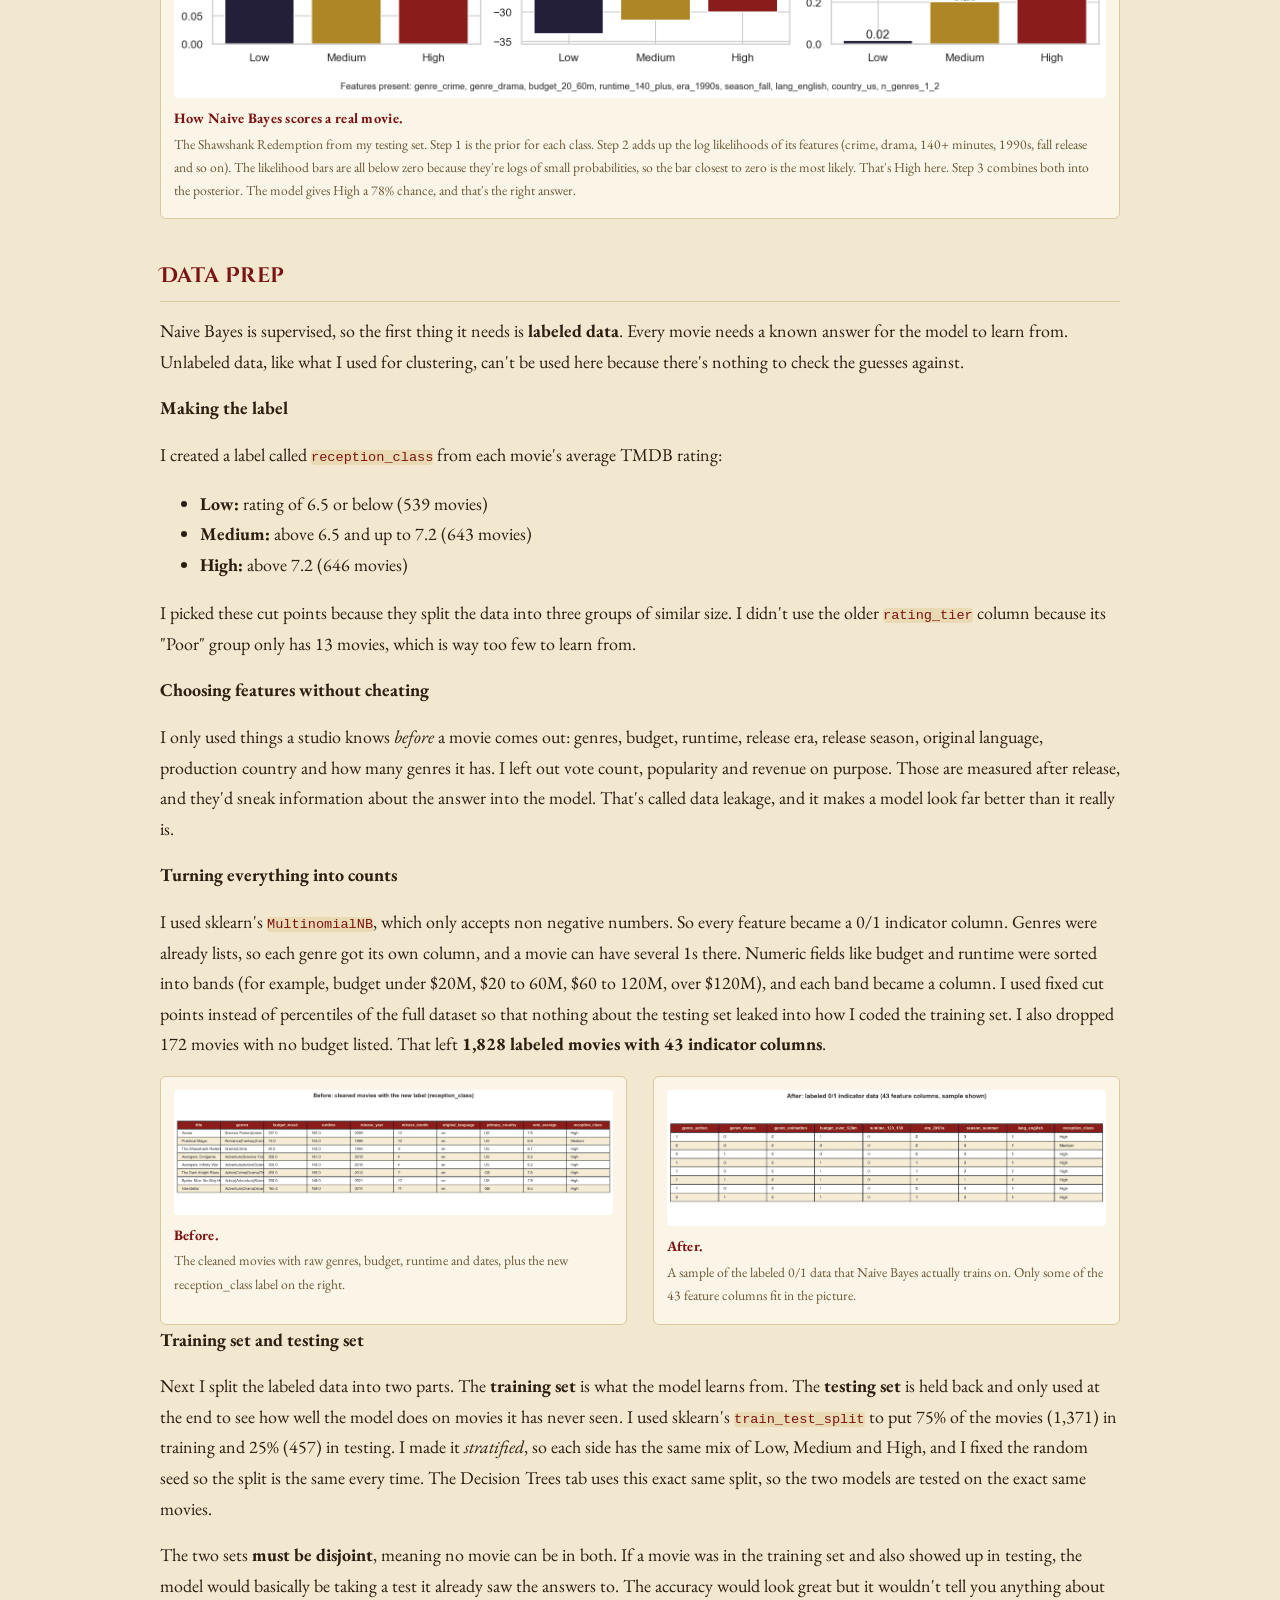
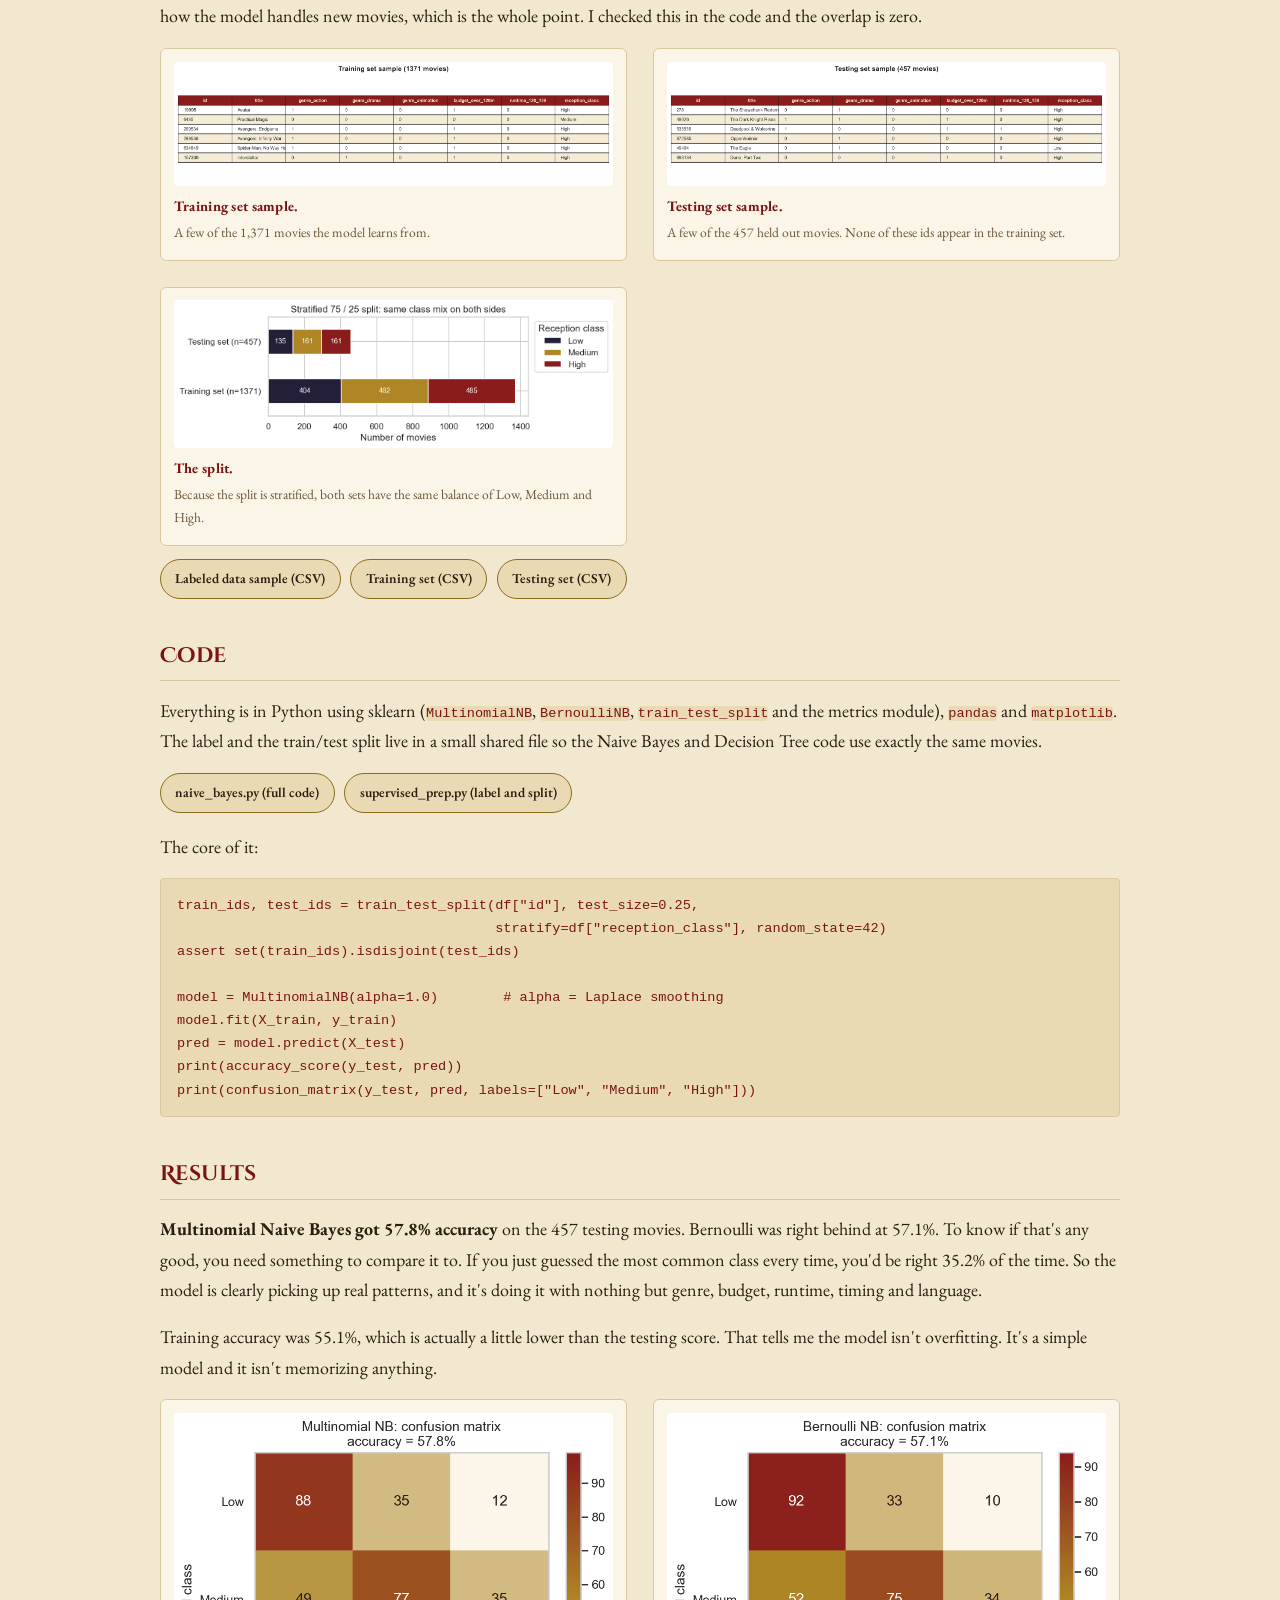
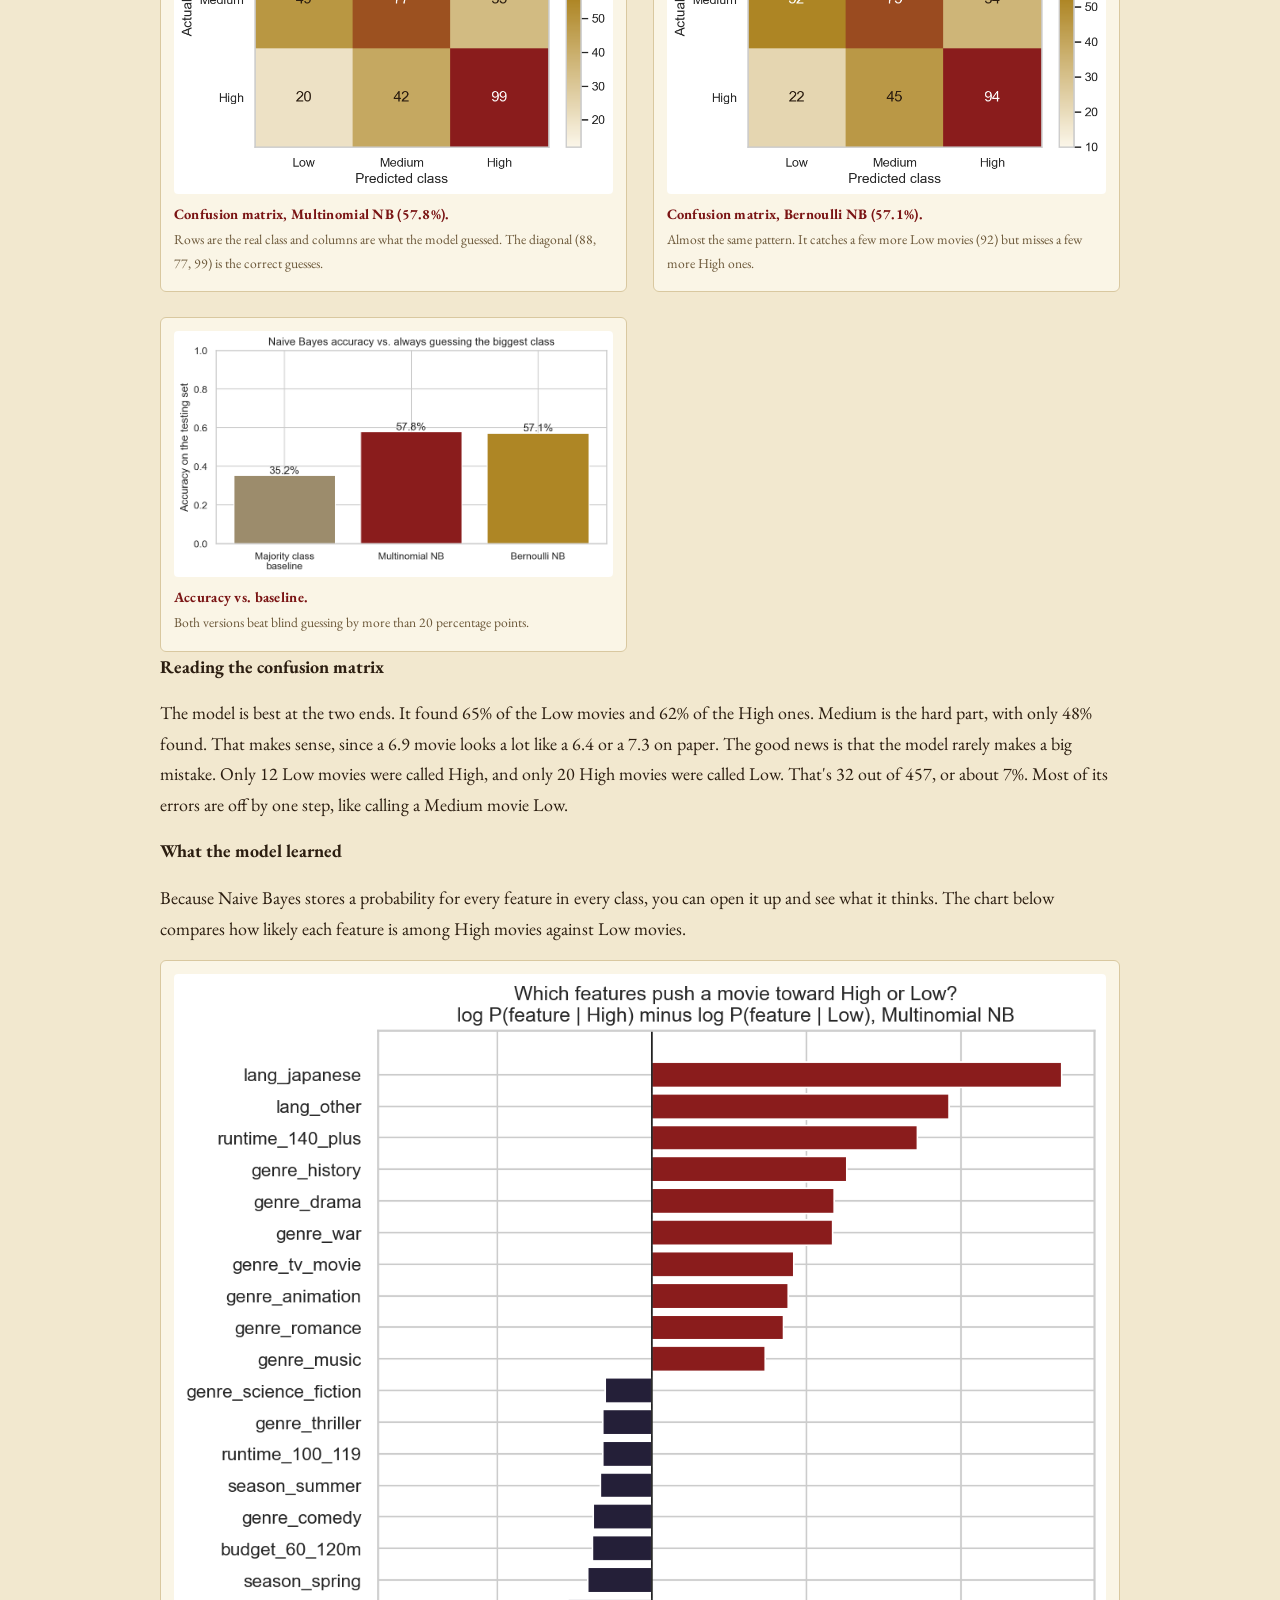
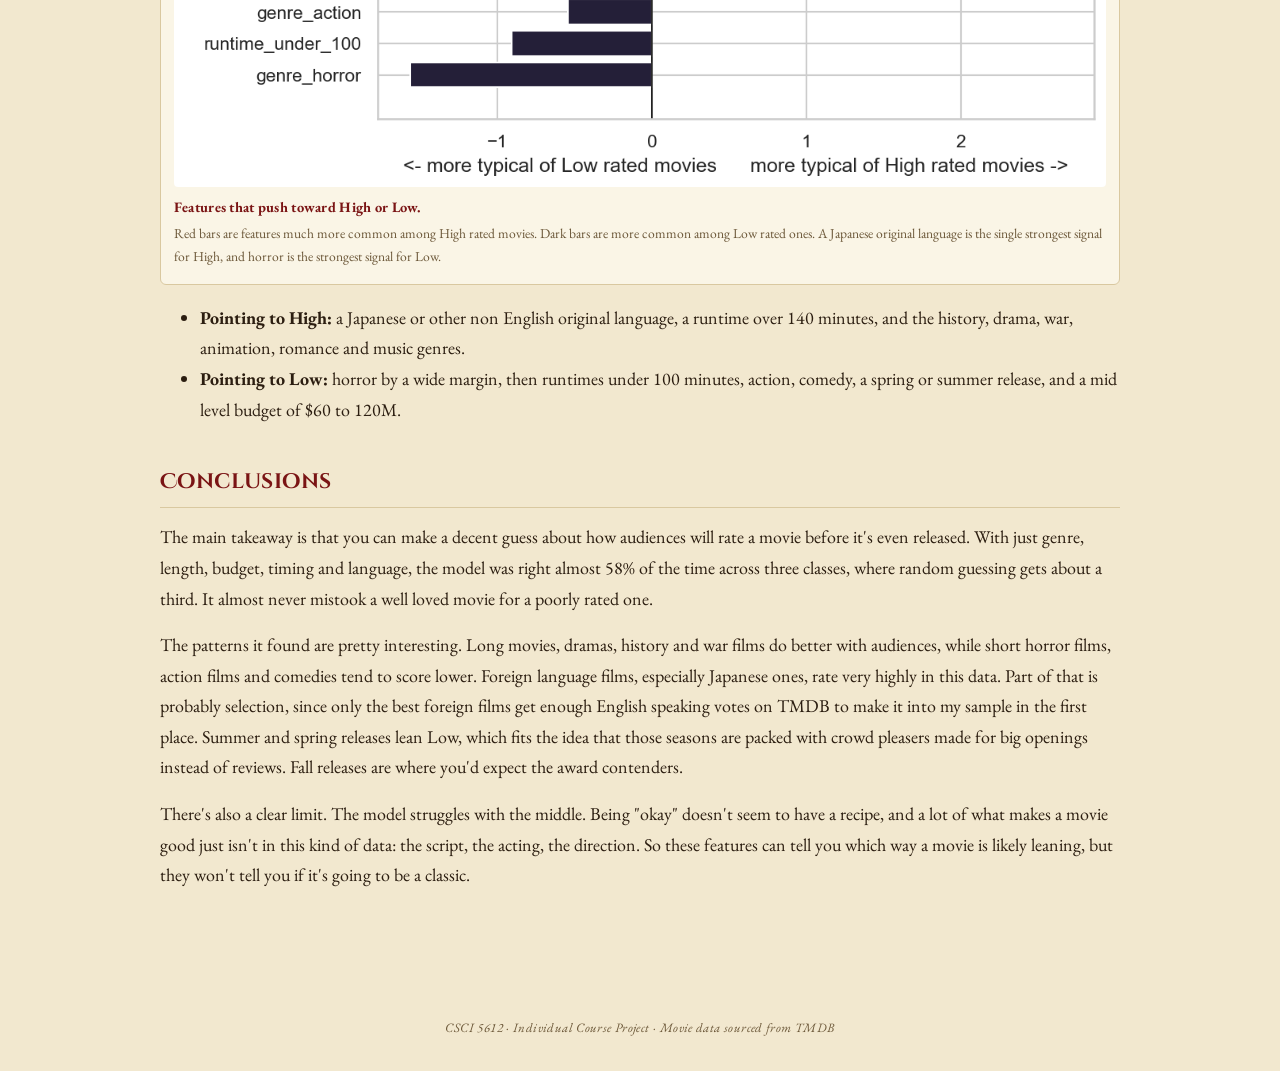
<file: website/naive_bayes.html>
<!DOCTYPE html>
<html lang="en">
<head>
<meta charset="UTF-8">
<meta name="viewport" content="width=device-width, initial-scale=1.0">
<title>Naive Bayes | What Drives Movie Success</title>
<link rel="preconnect" href="https://fonts.googleapis.com">
<link href="https://fonts.googleapis.com/css2?family=Cinzel+Decorative:wght@400;700&family=Cinzel:wght@400;600&family=EB+Garamond:ital,wght@0,400;0,600;1,400&display=swap" rel="stylesheet">
<link rel="stylesheet" href="css/style.css">
</head>
<body>

<header class="site-header">
  <div class="brand-bar">
    <h1>What Drives <span>Movie Success?</span></h1>
    <p>A data science exploration of the global film industry, built on The Movie Database (TMDB)</p>
  </div>
  <nav class="tabs">
    <a href="index.html">Introduction</a>
    <a href="dataprep_eda.html">DataPrep / EDA</a>
    <a href="clustering.html">Clustering</a>
    <a href="pca.html">PCA</a>
    <a href="naive_bayes.html" class="active">Naive Bayes</a>
    <a href="decision_trees.html">Decision Trees</a>
    <a href="regression.html">Regression</a>
    <a href="adaboost.html">AdaBoost</a>
    <a href="gradient_boosting.html">GradientBoosting</a>
    <a href="xgboost.html">XGBoost</a>
    <a href="conclusions.html">Conclusions</a>
    <a href="about.html">About Me</a>
  </nav>
  <div class="flag-strip"></div>
</header>

<main>
  <h2 class="page-title">Naive Bayes</h2>

  <!-- ============================================================ OVERVIEW -->
  <section class="block">
    <h3>Overview</h3>
    <p>
      Naive Bayes is a supervised learning method for classification. You give it examples that
      already have a label, it learns from them, and then it guesses the label for new examples it
      has never seen. It's built on Bayes' theorem, which flips a probability around. Instead of
      asking "how likely are these features if the movie is highly rated", it lets you ask the
      question you actually care about: "how likely is this movie to be highly rated, given its
      features?"
    </p>
    <p>
      In symbols, the model scores each class C like this:
      <code>P(C | x<sub>1</sub>, ..., x<sub>n</sub>) &prop; P(C) &times; P(x<sub>1</sub> | C) &times; ... &times; P(x<sub>n</sub> | C)</code>.
      <code>P(C)</code> is the <strong>prior</strong>, which is just how common that class is in
      the training data. Each <code>P(x<sub>i</sub> | C)</code> is a <strong>likelihood</strong>,
      meaning how often that feature shows up inside that class. Multiply them together, compare
      the classes, and the biggest one wins. That final number is the <strong>posterior</strong>.
    </p>
    <p>
      The "naive" part is a big shortcut. The model assumes every feature is independent of the
      others once you know the class. That's almost never true in real life. A war movie is
      obviously more likely to also be a history movie. But the shortcut makes the math very
      cheap, and in practice Naive Bayes still works surprisingly well. It trains in one pass over
      the data and needs very little tuning.
    </p>
    <p>
      One more detail matters. If a feature never appears with a class in the training data, its
      probability would be zero, and that one zero would wipe out the whole product. To stop that,
      we use <strong>Laplace smoothing</strong>, which adds a small count (here, 1) to everything so
      no probability is ever exactly zero.
    </p>
    <p><strong>What it's used for</strong></p>
    <p>
      Naive Bayes is a classic for text. Spam filters, sentiment analysis, sorting news articles
      by topic and tagging support tickets all use it. It's also handy as a quick baseline model
      for any classification problem, medical screening, and recommendation systems, since it's
      fast and easy to explain. In this project I use it to predict how well audiences will rate a
      movie from things a studio already knows before release.
    </p>
    <p><strong>Two common versions</strong></p>
    <ul>
      <li>
        <strong>Multinomial Naive Bayes</strong> is the standard one we covered in class. It
        expects <em>counts</em>, like how many times each word shows up in a document. The
        likelihood of a feature is based on how often it occurs in that class compared to all
        features in that class. The inputs have to be non negative numbers, so text gets turned
        into word counts and categories get turned into 0/1 indicator columns.
      </li>
      <li>
        <strong>Bernoulli Naive Bayes</strong> only cares whether each feature is <em>present or
        absent</em>, so every input is treated as yes or no. The big difference is that Bernoulli
        also learns from what's <em>missing</em>. If "horror" is absent, that counts as evidence
        too, while Multinomial simply ignores features with a zero. Bernoulli tends to suit short
        documents or any data that's naturally binary.
      </li>
    </ul>
    <p>
      There's also <strong>Gaussian Naive Bayes</strong>, which assumes each numeric feature
      follows a bell curve inside each class. I didn't need it here because all my features are
      0/1 indicators. Since my data is binary, I ran Bernoulli alongside Multinomial to compare
      the two.
    </p>
    <div class="gallery wide">
      <figure>
        <a class="zoom" href="assets/img/naive_bayes/concept_nb_scoring.png" target="_blank" rel="noopener" title="Click to view full size"><img src="assets/img/naive_bayes/concept_nb_scoring.png" alt="Prior, likelihood and posterior for one test movie scored by Multinomial Naive Bayes"></a>
        <figcaption><strong>How Naive Bayes scores a real movie.</strong> The Shawshank Redemption from my testing set. Step 1 is the prior for each class. Step 2 adds up the log likelihoods of its features (crime, drama, 140+ minutes, 1990s, fall release and so on). The likelihood bars are all below zero because they're logs of small probabilities, so the bar closest to zero is the most likely. That's High here. Step 3 combines both into the posterior. The model gives High a 78% chance, and that's the right answer.</figcaption>
      </figure>
    </div>
  </section>

  <!-- ============================================================ DATA PREP -->
  <section class="block">
    <h3>Data Prep</h3>
    <p>
      Naive Bayes is supervised, so the first thing it needs is <strong>labeled data</strong>.
      Every movie needs a known answer for the model to learn from. Unlabeled data, like what I
      used for clustering, can't be used here because there's nothing to check the guesses
      against.
    </p>
    <p><strong>Making the label</strong></p>
    <p>
      I created a label called <code>reception_class</code> from each movie's average TMDB rating:
    </p>
    <ul>
      <li><strong>Low:</strong> rating of 6.5 or below (539 movies)</li>
      <li><strong>Medium:</strong> above 6.5 and up to 7.2 (643 movies)</li>
      <li><strong>High:</strong> above 7.2 (646 movies)</li>
    </ul>
    <p>
      I picked these cut points because they split the data into three groups of similar size. I
      didn't use the older <code>rating_tier</code> column because its "Poor" group only has 13
      movies, which is way too few to learn from.
    </p>
    <p><strong>Choosing features without cheating</strong></p>
    <p>
      I only used things a studio knows <em>before</em> a movie comes out: genres, budget,
      runtime, release era, release season, original language, production country and how many
      genres it has. I left out vote count, popularity and revenue on purpose. Those are measured
      after release, and they'd sneak information about the answer into the model. That's called
      data leakage, and it makes a model look far better than it really is.
    </p>
    <p><strong>Turning everything into counts</strong></p>
    <p>
      I used sklearn's <code>MultinomialNB</code>, which only accepts non negative numbers. So
      every feature became a 0/1 indicator column. Genres were already lists, so each genre got its
      own column, and a movie can have several 1s there. Numeric fields like budget and runtime
      were sorted into bands (for example, budget under $20M, $20 to 60M, $60 to 120M, over
      $120M), and each band became a column. I used fixed cut points instead of percentiles of the
      full dataset so that nothing about the testing set leaked into how I coded the training set.
      I also dropped 172 movies with no budget listed. That left <strong>1,828 labeled movies with
      43 indicator columns</strong>.
    </p>
    <div class="gallery">
      <figure>
        <a class="zoom" href="assets/img/naive_bayes/data_before.png" target="_blank" rel="noopener" title="Click to view full size"><img src="assets/img/naive_bayes/data_before.png" alt="Cleaned movie data with the reception class label"></a>
        <figcaption><strong>Before.</strong> The cleaned movies with raw genres, budget, runtime and dates, plus the new reception_class label on the right.</figcaption>
      </figure>
      <figure>
        <a class="zoom" href="assets/img/naive_bayes/data_after.png" target="_blank" rel="noopener" title="Click to view full size"><img src="assets/img/naive_bayes/data_after.png" alt="Labeled indicator data used for Naive Bayes"></a>
        <figcaption><strong>After.</strong> A sample of the labeled 0/1 data that Naive Bayes actually trains on. Only some of the 43 feature columns fit in the picture.</figcaption>
      </figure>
    </div>

    <p><strong>Training set and testing set</strong></p>
    <p>
      Next I split the labeled data into two parts. The <strong>training set</strong> is what the
      model learns from. The <strong>testing set</strong> is held back and only used at the end to
      see how well the model does on movies it has never seen. I used sklearn's
      <code>train_test_split</code> to put 75% of the movies (1,371) in training and 25% (457) in
      testing. I made it <em>stratified</em>, so each side has the same mix of Low, Medium and High,
      and I fixed the random seed so the split is the same every time. The Decision Trees tab uses
      this exact same split, so the two models are tested on the exact same movies.
    </p>
    <p>
      The two sets <strong>must be disjoint</strong>, meaning no movie can be in both. If a movie
      was in the training set and also showed up in testing, the model would basically be taking a
      test it already saw the answers to. The accuracy would look great but it wouldn't tell you
      anything about how the model handles new movies, which is the whole point. I checked this in
      the code and the overlap is zero.
    </p>
    <div class="gallery">
      <figure>
        <a class="zoom" href="assets/img/naive_bayes/train_sample.png" target="_blank" rel="noopener" title="Click to view full size"><img src="assets/img/naive_bayes/train_sample.png" alt="Sample rows from the training set"></a>
        <figcaption><strong>Training set sample.</strong> A few of the 1,371 movies the model learns from.</figcaption>
      </figure>
      <figure>
        <a class="zoom" href="assets/img/naive_bayes/test_sample.png" target="_blank" rel="noopener" title="Click to view full size"><img src="assets/img/naive_bayes/test_sample.png" alt="Sample rows from the testing set"></a>
        <figcaption><strong>Testing set sample.</strong> A few of the 457 held out movies. None of these ids appear in the training set.</figcaption>
      </figure>
      <figure>
        <a class="zoom" href="assets/img/naive_bayes/train_test_split.png" target="_blank" rel="noopener" title="Click to view full size"><img src="assets/img/naive_bayes/train_test_split.png" alt="Bar chart of class counts in training and testing sets"></a>
        <figcaption><strong>The split.</strong> Because the split is stratified, both sets have the same balance of Low, Medium and High.</figcaption>
      </figure>
    </div>
    <div class="data-links">
      <a href="../data/prepared/nb_labeled.csv">Labeled data sample (CSV)</a>
      <a href="../data/prepared/nb_train.csv">Training set (CSV)</a>
      <a href="../data/prepared/nb_test.csv">Testing set (CSV)</a>
    </div>
  </section>

  <!-- ============================================================ CODE -->
  <section class="block">
    <h3>Code</h3>
    <p>
      Everything is in Python using sklearn (<code>MultinomialNB</code>, <code>BernoulliNB</code>,
      <code>train_test_split</code> and the metrics module), <code>pandas</code> and
      <code>matplotlib</code>. The label and the train/test split live in a small shared file so
      the Naive Bayes and Decision Tree code use exactly the same movies.
    </p>
    <div class="data-links">
      <a href="../scripts/naive_bayes.py">naive_bayes.py (full code)</a>
      <a href="../scripts/supervised_prep.py">supervised_prep.py (label and split)</a>
    </div>
    <p>The core of it:</p>
<pre><code>train_ids, test_ids = train_test_split(df["id"], test_size=0.25,
                                       stratify=df["reception_class"], random_state=42)
assert set(train_ids).isdisjoint(test_ids)

model = MultinomialNB(alpha=1.0)        # alpha = Laplace smoothing
model.fit(X_train, y_train)
pred = model.predict(X_test)
print(accuracy_score(y_test, pred))
print(confusion_matrix(y_test, pred, labels=["Low", "Medium", "High"]))</code></pre>
  </section>

  <!-- ============================================================ RESULTS -->
  <section class="block">
    <h3>Results</h3>
    <p>
      <strong>Multinomial Naive Bayes got 57.8% accuracy</strong> on the 457 testing movies.
      Bernoulli was right behind at 57.1%. To know if that's any good, you need something to
      compare it to. If you just guessed the most common class every time, you'd be right 35.2% of
      the time. So the model is clearly picking up real patterns, and it's doing it with nothing
      but genre, budget, runtime, timing and language.
    </p>
    <p>
      Training accuracy was 55.1%, which is actually a little lower than the testing score. That
      tells me the model isn't overfitting. It's a simple model and it isn't memorizing anything.
    </p>
    <div class="gallery">
      <figure>
        <a class="zoom" href="assets/img/naive_bayes/cm_multinomial.png" target="_blank" rel="noopener" title="Click to view full size"><img src="assets/img/naive_bayes/cm_multinomial.png" alt="Confusion matrix for Multinomial Naive Bayes"></a>
        <figcaption><strong>Confusion matrix, Multinomial NB (57.8%).</strong> Rows are the real class and columns are what the model guessed. The diagonal (88, 77, 99) is the correct guesses.</figcaption>
      </figure>
      <figure>
        <a class="zoom" href="assets/img/naive_bayes/cm_bernoulli.png" target="_blank" rel="noopener" title="Click to view full size"><img src="assets/img/naive_bayes/cm_bernoulli.png" alt="Confusion matrix for Bernoulli Naive Bayes"></a>
        <figcaption><strong>Confusion matrix, Bernoulli NB (57.1%).</strong> Almost the same pattern. It catches a few more Low movies (92) but misses a few more High ones.</figcaption>
      </figure>
      <figure>
        <a class="zoom" href="assets/img/naive_bayes/nb_accuracy.png" target="_blank" rel="noopener" title="Click to view full size"><img src="assets/img/naive_bayes/nb_accuracy.png" alt="Accuracy of both Naive Bayes models compared to baseline"></a>
        <figcaption><strong>Accuracy vs. baseline.</strong> Both versions beat blind guessing by more than 20 percentage points.</figcaption>
      </figure>
    </div>
    <p><strong>Reading the confusion matrix</strong></p>
    <p>
      The model is best at the two ends. It found 65% of the Low movies and 62% of the High ones.
      Medium is the hard part, with only 48% found. That makes sense, since a 6.9 movie looks a lot
      like a 6.4 or a 7.3 on paper. The good news is that the model rarely makes a big mistake.
      Only 12 Low movies were called High, and only 20 High movies were called Low. That's 32 out
      of 457, or about 7%. Most of its errors are off by one step, like calling a Medium movie Low.
    </p>
    <p><strong>What the model learned</strong></p>
    <p>
      Because Naive Bayes stores a probability for every feature in every class, you can open it
      up and see what it thinks. The chart below compares how likely each feature is among High
      movies against Low movies.
    </p>
    <div class="gallery wide">
      <figure>
        <a class="zoom" href="assets/img/naive_bayes/nb_top_features.png" target="_blank" rel="noopener" title="Click to view full size"><img src="assets/img/naive_bayes/nb_top_features.png" alt="Features most associated with High and Low rated movies"></a>
        <figcaption><strong>Features that push toward High or Low.</strong> Red bars are features much more common among High rated movies. Dark bars are more common among Low rated ones. A Japanese original language is the single strongest signal for High, and horror is the strongest signal for Low.</figcaption>
      </figure>
    </div>
    <ul>
      <li><strong>Pointing to High:</strong> a Japanese or other non English original language, a runtime over 140 minutes, and the history, drama, war, animation, romance and music genres.</li>
      <li><strong>Pointing to Low:</strong> horror by a wide margin, then runtimes under 100 minutes, action, comedy, a spring or summer release, and a mid level budget of $60 to 120M.</li>
    </ul>
  </section>

  <!-- ============================================================ CONCLUSIONS -->
  <section class="block">
    <h3>Conclusions</h3>
    <p>
      The main takeaway is that you can make a decent guess about how audiences will rate a movie
      before it's even released. With just genre, length, budget, timing and language, the model
      was right almost 58% of the time across three classes, where random guessing gets about a
      third. It almost never mistook a well loved movie for a poorly rated one.
    </p>
    <p>
      The patterns it found are pretty interesting. Long movies, dramas, history and war films do
      better with audiences, while short horror films, action films and comedies tend to score
      lower. Foreign language films, especially Japanese ones, rate very highly in this data. Part
      of that is probably selection, since only the best foreign films get enough English speaking
      votes on TMDB to make it into my sample in the first place. Summer and spring releases lean
      Low, which fits the idea that those seasons are packed with crowd pleasers made for big
      openings instead of reviews. Fall releases are where you'd expect the award contenders.
    </p>
    <p>
      There's also a clear limit. The model struggles with the middle. Being "okay" doesn't seem to
      have a recipe, and a lot of what makes a movie good just isn't in this kind of data: the
      script, the acting, the direction. So these features can tell you which way a movie is
      likely leaning, but they won't tell you if it's going to be a classic.
    </p>
  </section>
</main>

<footer class="site-footer">
  CSCI 5612 &middot; Individual Course Project &middot; Movie data sourced from TMDB
</footer>

</body>
</html>
</file>
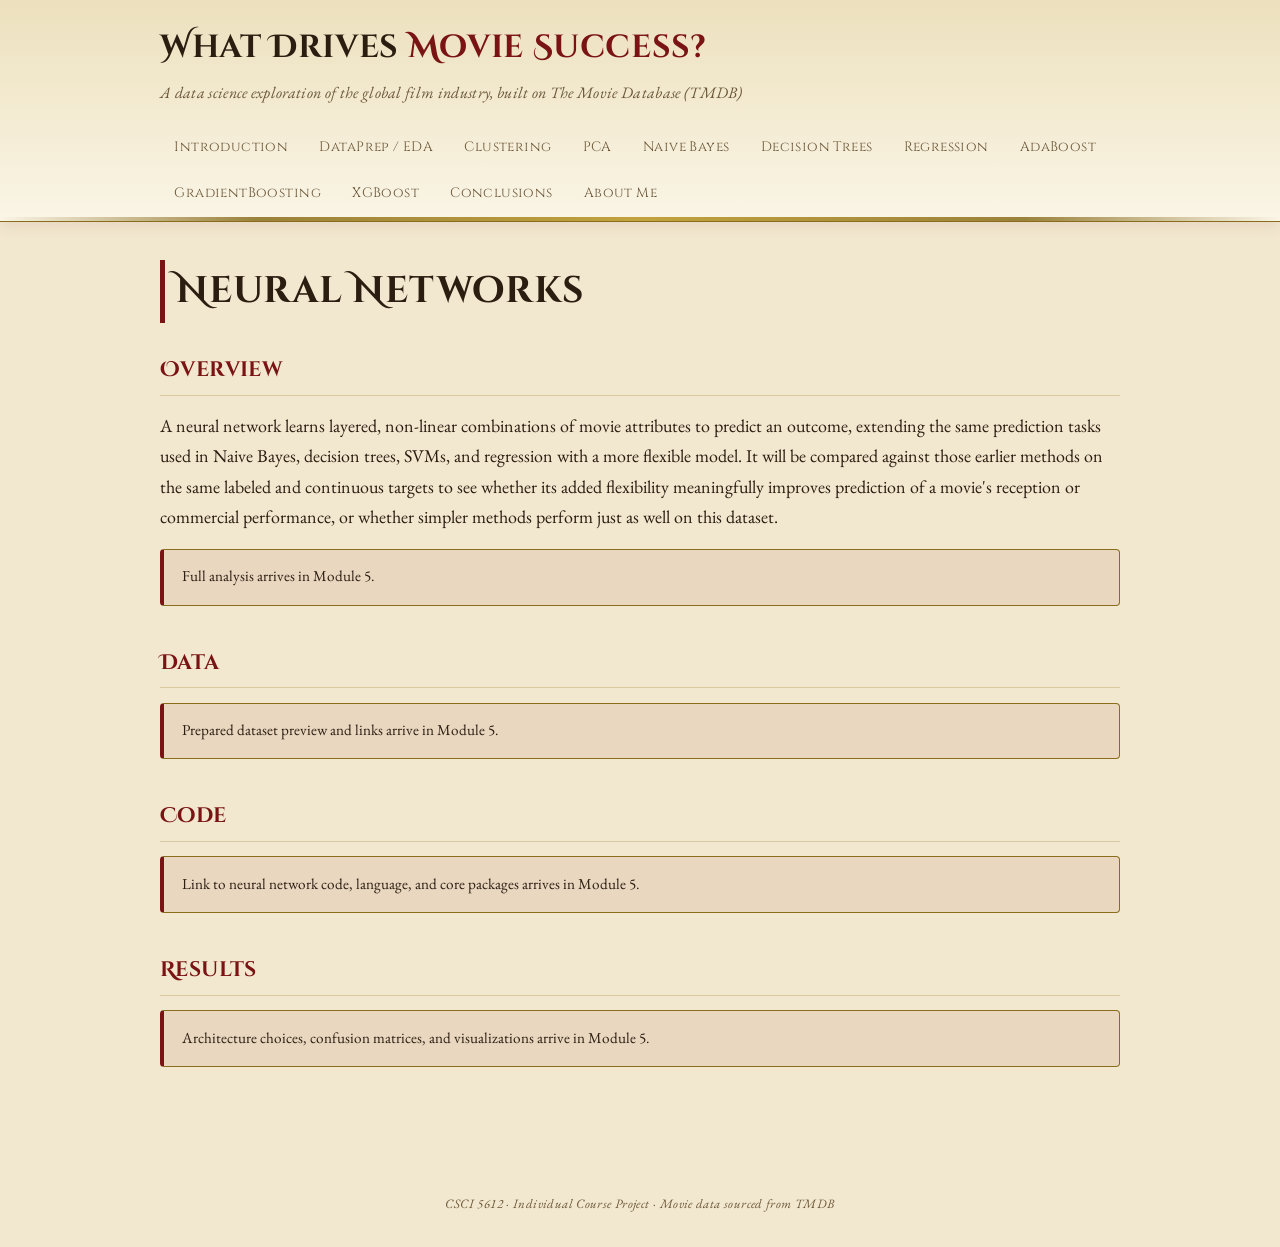
<file: website/neural_networks.html>
<!DOCTYPE html>
<html lang="en">
<head>
<meta charset="UTF-8">
<meta name="viewport" content="width=device-width, initial-scale=1.0">
<title>Neural Networks | What Drives Movie Success</title>
<link rel="preconnect" href="https://fonts.googleapis.com">
<link href="https://fonts.googleapis.com/css2?family=Cinzel+Decorative:wght@400;700&family=Cinzel:wght@400;600&family=EB+Garamond:ital,wght@0,400;0,600;1,400&display=swap" rel="stylesheet">
<link rel="stylesheet" href="css/style.css">
</head>
<body>

<header class="site-header">
  <div class="brand-bar">
    <h1>What Drives <span>Movie Success?</span></h1>
    <p>A data science exploration of the global film industry, built on The Movie Database (TMDB)</p>
  </div>
  <nav class="tabs">
    <a href="index.html">Introduction</a>
    <a href="dataprep_eda.html">DataPrep / EDA</a>
    <a href="clustering.html">Clustering</a>
    <a href="pca.html">PCA</a>
    <a href="naive_bayes.html">Naive Bayes</a>
    <a href="decision_trees.html">Decision Trees</a>
    <a href="regression.html">Regression</a>
    <a href="adaboost.html">AdaBoost</a>
    <a href="gradient_boosting.html">GradientBoosting</a>
    <a href="xgboost.html">XGBoost</a>
    <a href="conclusions.html">Conclusions</a>
    <a href="about.html">About Me</a>
  </nav>
  <div class="flag-strip"></div>
</header>

<main>
  <h2 class="page-title">Neural Networks</h2>

  <section class="block">
    <h3>Overview</h3>
    <p>
      A neural network learns layered, non-linear combinations of movie attributes to predict an
      outcome, extending the same prediction tasks used in Naive Bayes, decision trees, SVMs, and
      regression with a more flexible model. It will be compared against those earlier methods on
      the same labeled and continuous targets to see whether its added flexibility meaningfully
      improves prediction of a movie's reception or commercial performance, or whether simpler
      methods perform just as well on this dataset.
    </p>
    <p class="status-note">Full analysis arrives in Module 5.</p>
  </section>

  <section class="block">
    <h3>Data</h3>
    <p class="status-note">Prepared dataset preview and links arrive in Module 5.</p>
  </section>

  <section class="block">
    <h3>Code</h3>
    <p class="status-note">Link to neural network code, language, and core packages arrives in Module 5.</p>
  </section>

  <section class="block">
    <h3>Results</h3>
    <p class="status-note">Architecture choices, confusion matrices, and visualizations arrive in Module 5.</p>
  </section>
</main>

<footer class="site-footer">
  CSCI 5612 &middot; Individual Course Project &middot; Movie data sourced from TMDB
</footer>

</body>
</html>
</file>
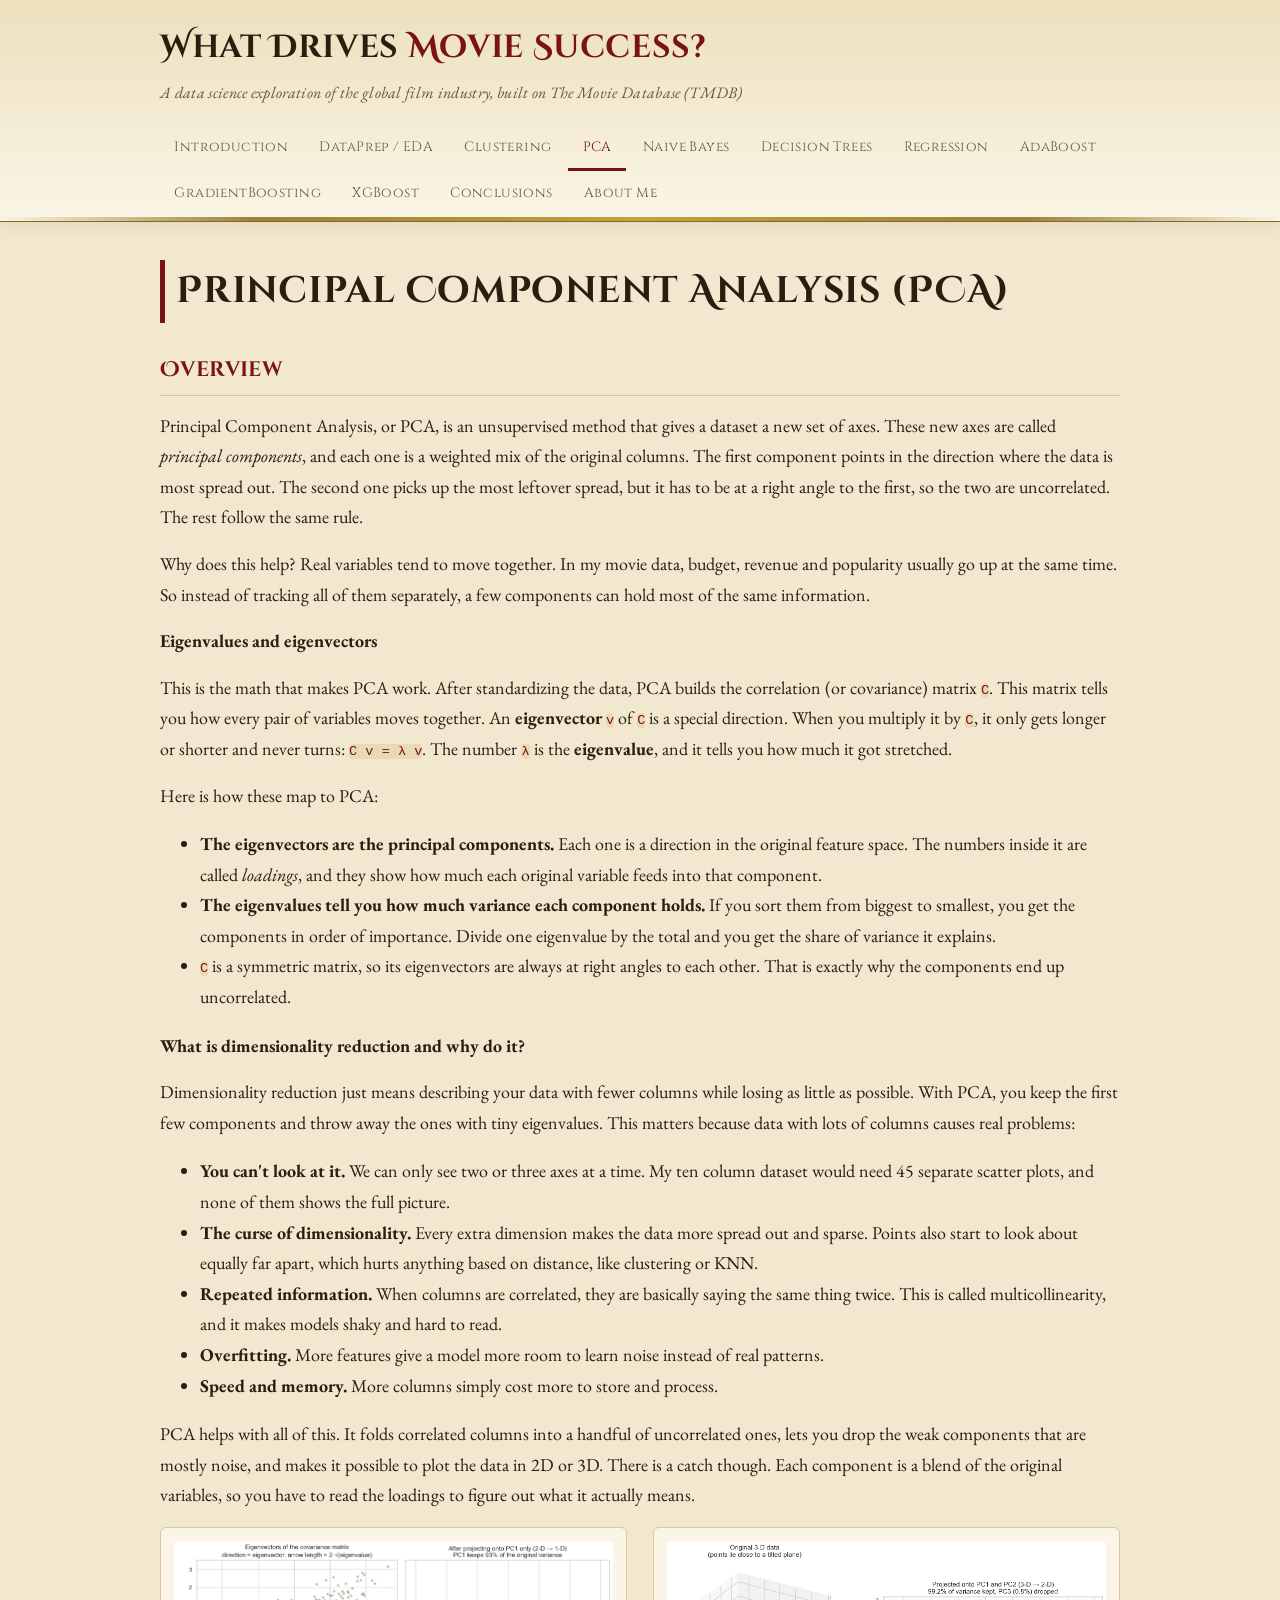
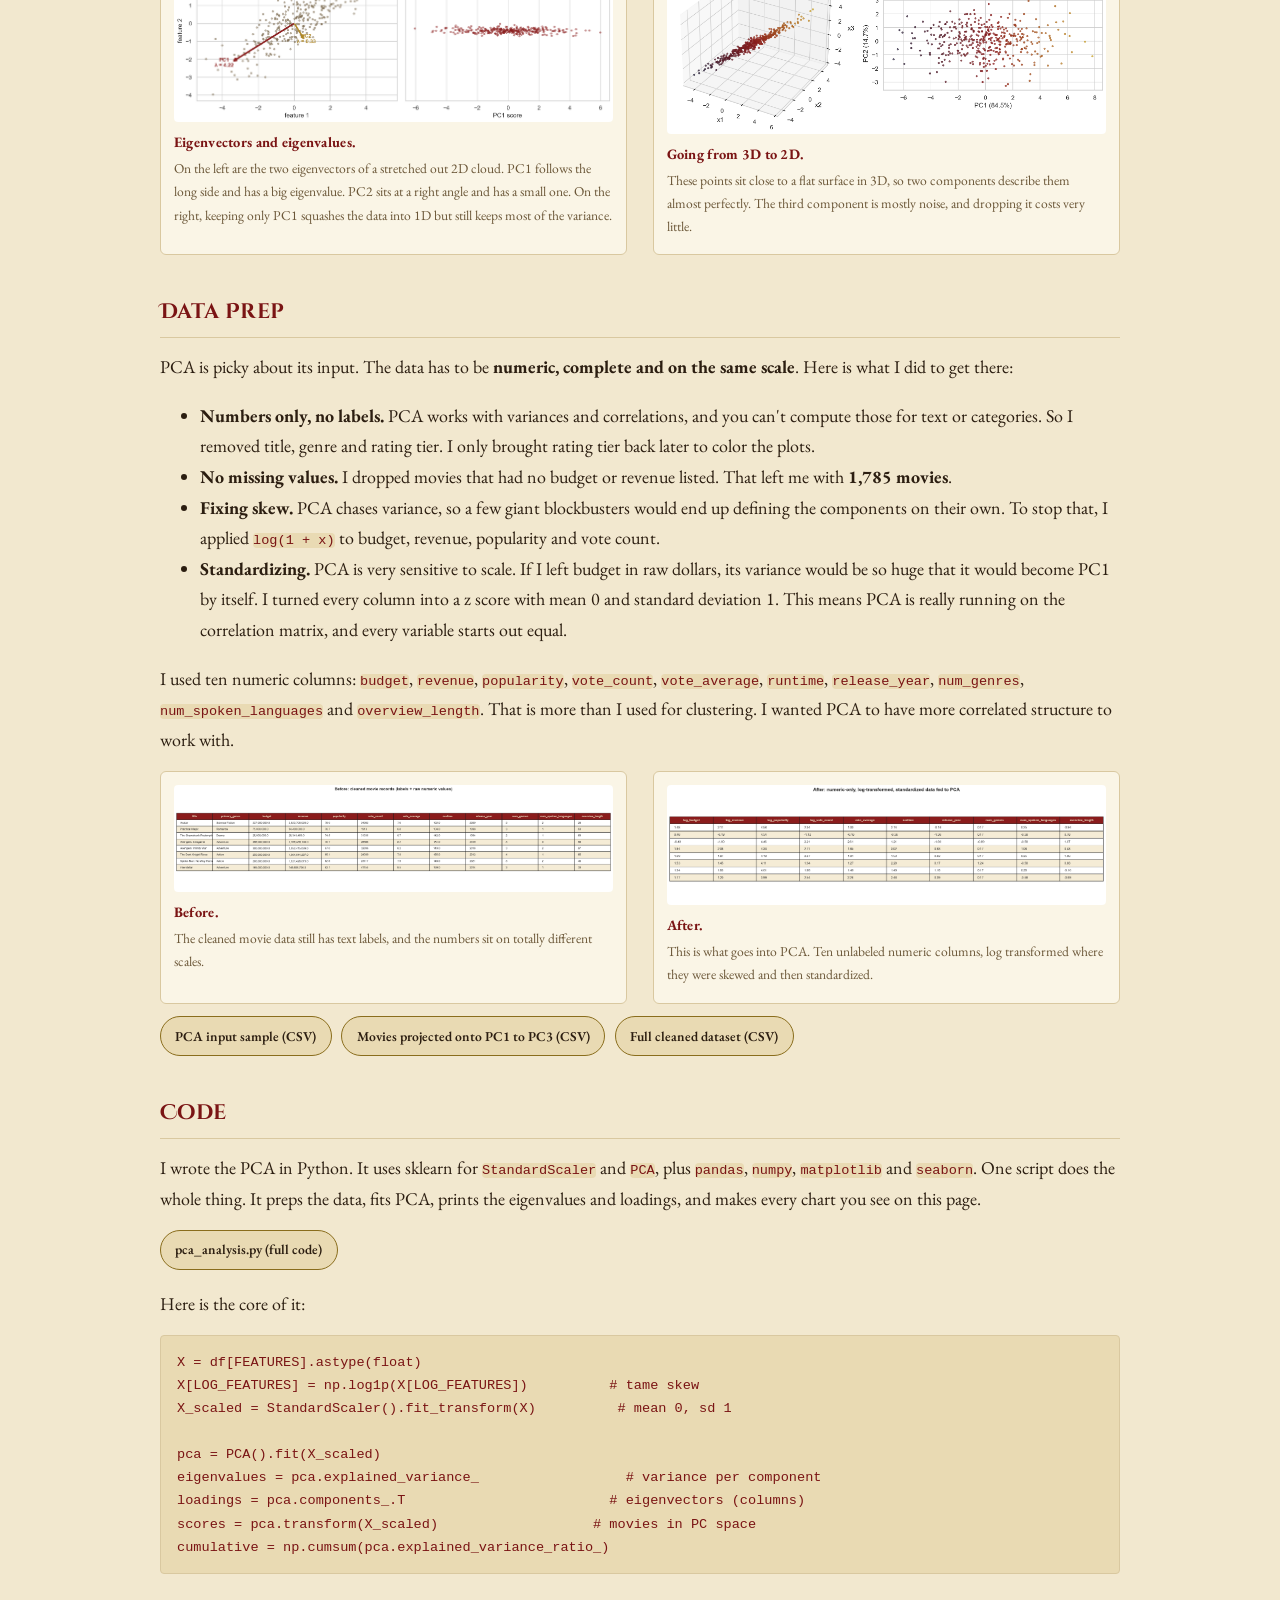
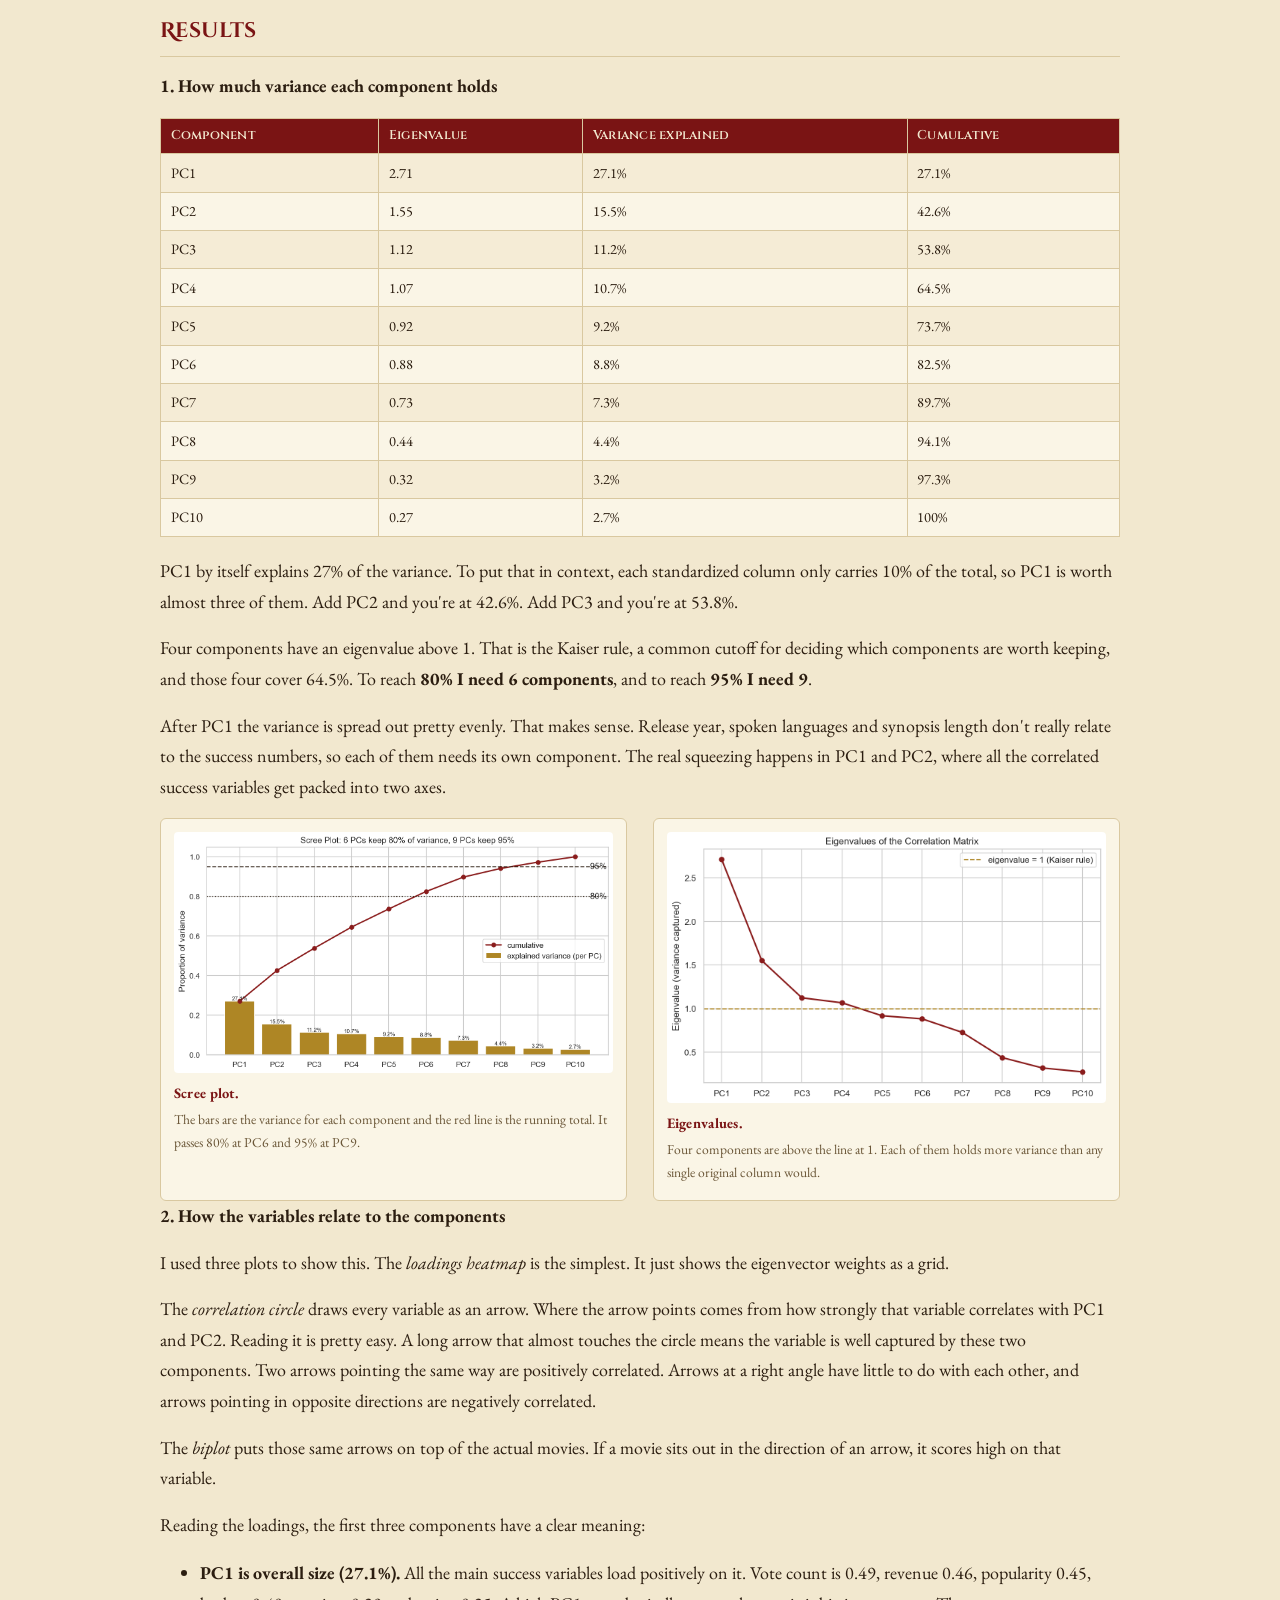
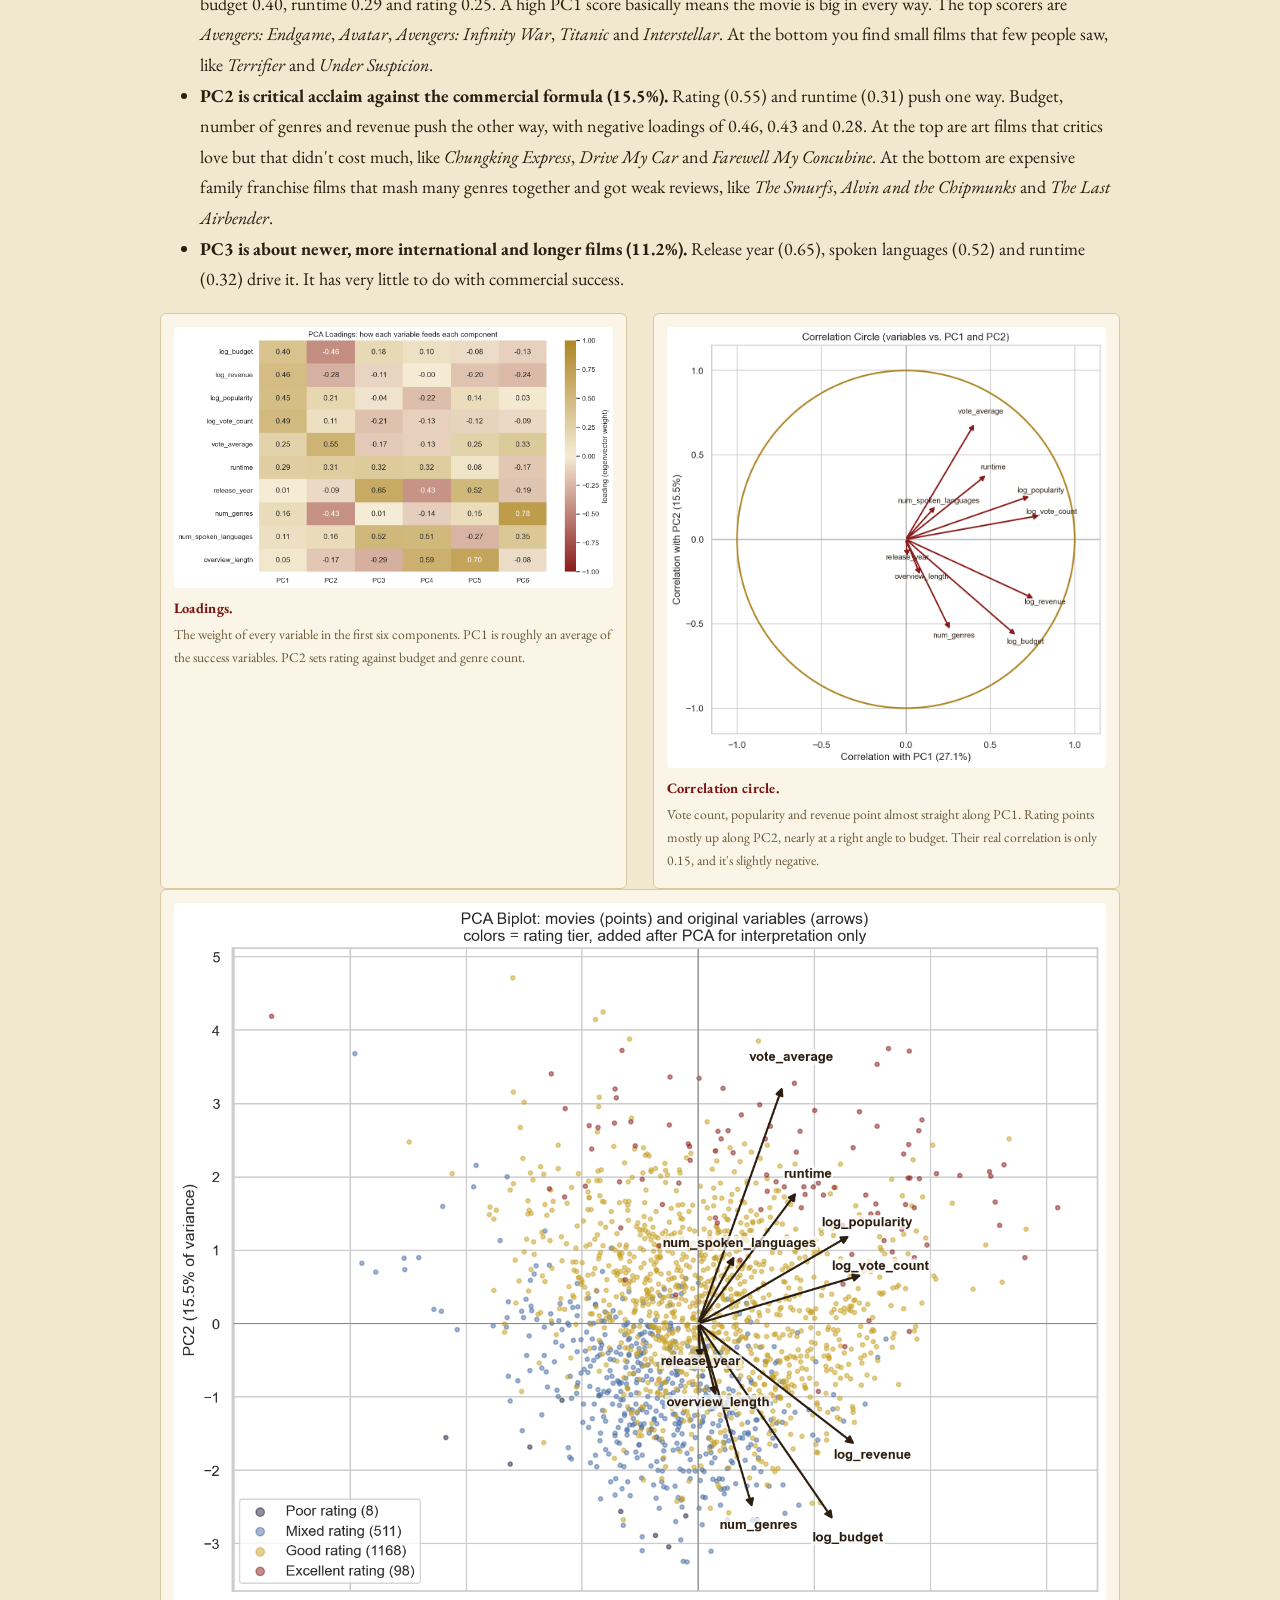
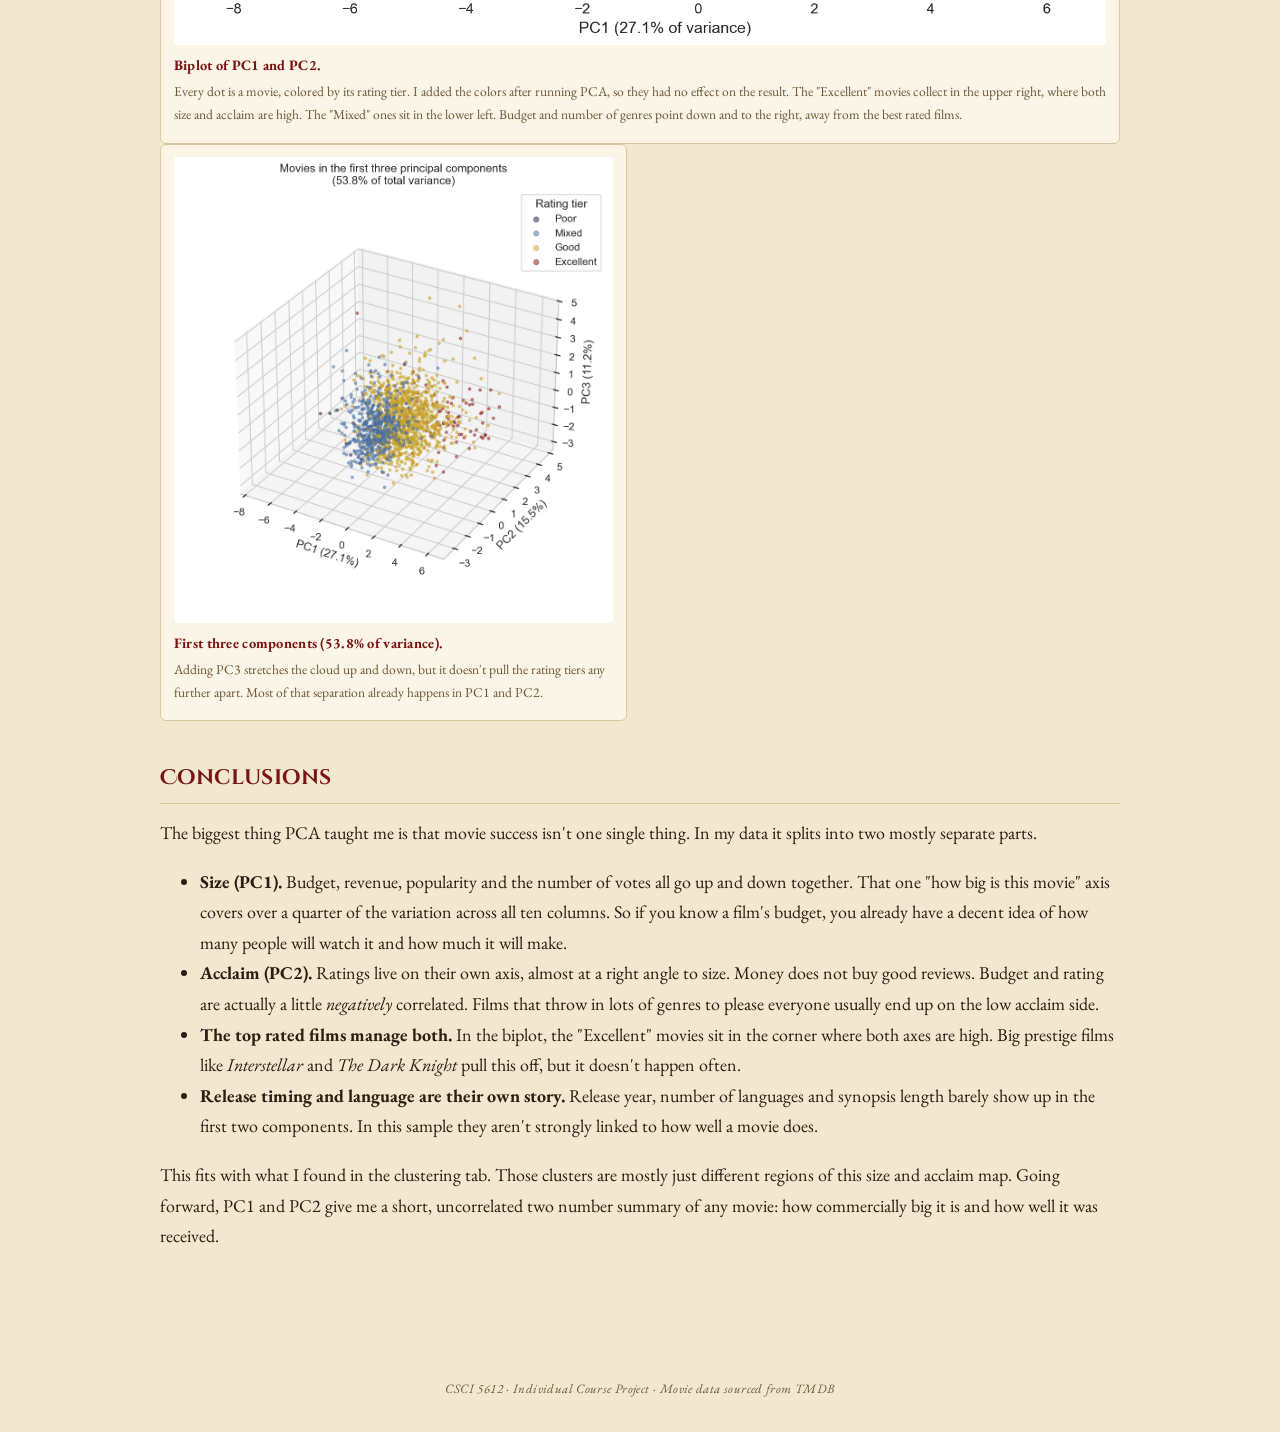
<file: website/pca.html>
<!DOCTYPE html>
<html lang="en">
<head>
<meta charset="UTF-8">
<meta name="viewport" content="width=device-width, initial-scale=1.0">
<title>PCA | What Drives Movie Success</title>
<link rel="preconnect" href="https://fonts.googleapis.com">
<link href="https://fonts.googleapis.com/css2?family=Cinzel+Decorative:wght@400;700&family=Cinzel:wght@400;600&family=EB+Garamond:ital,wght@0,400;0,600;1,400&display=swap" rel="stylesheet">
<link rel="stylesheet" href="css/style.css">
</head>
<body>

<header class="site-header">
  <div class="brand-bar">
    <h1>What Drives <span>Movie Success?</span></h1>
    <p>A data science exploration of the global film industry, built on The Movie Database (TMDB)</p>
  </div>
  <nav class="tabs">
    <a href="index.html">Introduction</a>
    <a href="dataprep_eda.html">DataPrep / EDA</a>
    <a href="clustering.html">Clustering</a>
    <a href="pca.html" class="active">PCA</a>
    <a href="naive_bayes.html">Naive Bayes</a>
    <a href="decision_trees.html">Decision Trees</a>
    <a href="regression.html">Regression</a>
    <a href="adaboost.html">AdaBoost</a>
    <a href="gradient_boosting.html">GradientBoosting</a>
    <a href="xgboost.html">XGBoost</a>
    <a href="conclusions.html">Conclusions</a>
    <a href="about.html">About Me</a>
  </nav>
  <div class="flag-strip"></div>
</header>

<main>
  <h2 class="page-title">Principal Component Analysis (PCA)</h2>

  <!-- ============================================================ OVERVIEW -->
  <section class="block">
    <h3>Overview</h3>
    <p>
      Principal Component Analysis, or PCA, is an unsupervised method that gives a dataset a new
      set of axes. These new axes are called <em>principal components</em>, and each one is a
      weighted mix of the original columns. The first component points in the direction where the
      data is most spread out. The second one picks up the most leftover spread, but it has to be
      at a right angle to the first, so the two are uncorrelated. The rest follow the same rule.
    </p>
    <p>
      Why does this help? Real variables tend to move together. In my movie data, budget, revenue
      and popularity usually go up at the same time. So instead of tracking all of them separately,
      a few components can hold most of the same information.
    </p>

    <p><strong>Eigenvalues and eigenvectors</strong></p>
    <p>
      This is the math that makes PCA work. After standardizing the data, PCA builds the
      correlation (or covariance) matrix <code>C</code>. This matrix tells you how every pair of
      variables moves together. An <strong>eigenvector</strong> <code>v</code> of <code>C</code> is
      a special direction. When you multiply it by <code>C</code>, it only gets longer or shorter
      and never turns: <code>C v = &lambda; v</code>. The number <code>&lambda;</code> is the
      <strong>eigenvalue</strong>, and it tells you how much it got stretched.
    </p>
    <p>Here is how these map to PCA:</p>
    <ul>
      <li><strong>The eigenvectors are the principal components.</strong> Each one is a direction in the original feature space. The numbers inside it are called <em>loadings</em>, and they show how much each original variable feeds into that component.</li>
      <li><strong>The eigenvalues tell you how much variance each component holds.</strong> If you sort them from biggest to smallest, you get the components in order of importance. Divide one eigenvalue by the total and you get the share of variance it explains.</li>
      <li><code>C</code> is a symmetric matrix, so its eigenvectors are always at right angles to each other. That is exactly why the components end up uncorrelated.</li>
    </ul>

    <p><strong>What is dimensionality reduction and why do it?</strong></p>
    <p>
      Dimensionality reduction just means describing your data with fewer columns while losing as
      little as possible. With PCA, you keep the first few components and throw away the ones with
      tiny eigenvalues. This matters because data with lots of columns causes real problems:
    </p>
    <ul>
      <li><strong>You can't look at it.</strong> We can only see two or three axes at a time. My ten column dataset would need 45 separate scatter plots, and none of them shows the full picture.</li>
      <li><strong>The curse of dimensionality.</strong> Every extra dimension makes the data more spread out and sparse. Points also start to look about equally far apart, which hurts anything based on distance, like clustering or KNN.</li>
      <li><strong>Repeated information.</strong> When columns are correlated, they are basically saying the same thing twice. This is called multicollinearity, and it makes models shaky and hard to read.</li>
      <li><strong>Overfitting.</strong> More features give a model more room to learn noise instead of real patterns.</li>
      <li><strong>Speed and memory.</strong> More columns simply cost more to store and process.</li>
    </ul>
    <p>
      PCA helps with all of this. It folds correlated columns into a handful of uncorrelated ones,
      lets you drop the weak components that are mostly noise, and makes it possible to plot the
      data in 2D or 3D. There is a catch though. Each component is a blend of the original
      variables, so you have to read the loadings to figure out what it actually means.
    </p>
    <div class="gallery">
      <figure>
        <a class="zoom" href="assets/img/pca/concept_eigenvectors.png" target="_blank" rel="noopener" title="Click to view full size"><img src="assets/img/pca/concept_eigenvectors.png" alt="Eigenvectors drawn on a 2D point cloud and the 1D projection onto PC1"></a>
        <figcaption><strong>Eigenvectors and eigenvalues.</strong> On the left are the two eigenvectors of a stretched out 2D cloud. PC1 follows the long side and has a big eigenvalue. PC2 sits at a right angle and has a small one. On the right, keeping only PC1 squashes the data into 1D but still keeps most of the variance.</figcaption>
      </figure>
      <figure>
        <a class="zoom" href="assets/img/pca/concept_projection_3d_to_2d.png" target="_blank" rel="noopener" title="Click to view full size"><img src="assets/img/pca/concept_projection_3d_to_2d.png" alt="3D data projected down to 2 principal components"></a>
        <figcaption><strong>Going from 3D to 2D.</strong> These points sit close to a flat surface in 3D, so two components describe them almost perfectly. The third component is mostly noise, and dropping it costs very little.</figcaption>
      </figure>
    </div>
  </section>

  <!-- ============================================================ DATA PREP -->
  <section class="block">
    <h3>Data Prep</h3>
    <p>
      PCA is picky about its input. The data has to be <strong>numeric, complete and on the same
      scale</strong>. Here is what I did to get there:
    </p>
    <ul>
      <li><strong>Numbers only, no labels.</strong> PCA works with variances and correlations, and you can't compute those for text or categories. So I removed title, genre and rating tier. I only brought rating tier back later to color the plots.</li>
      <li><strong>No missing values.</strong> I dropped movies that had no budget or revenue listed. That left me with <strong>1,785 movies</strong>.</li>
      <li><strong>Fixing skew.</strong> PCA chases variance, so a few giant blockbusters would end up defining the components on their own. To stop that, I applied <code>log(1 + x)</code> to budget, revenue, popularity and vote count.</li>
      <li><strong>Standardizing.</strong> PCA is very sensitive to scale. If I left budget in raw dollars, its variance would be so huge that it would become PC1 by itself. I turned every column into a z score with mean 0 and standard deviation 1. This means PCA is really running on the correlation matrix, and every variable starts out equal.</li>
    </ul>
    <p>
      I used ten numeric columns: <code>budget</code>, <code>revenue</code>,
      <code>popularity</code>, <code>vote_count</code>, <code>vote_average</code>,
      <code>runtime</code>, <code>release_year</code>, <code>num_genres</code>,
      <code>num_spoken_languages</code> and <code>overview_length</code>. That is more than I used
      for clustering. I wanted PCA to have more correlated structure to work with.
    </p>
    <div class="gallery">
      <figure>
        <a class="zoom" href="assets/img/pca/data_before.png" target="_blank" rel="noopener" title="Click to view full size"><img src="assets/img/pca/data_before.png" alt="Sample of cleaned data with labels and raw values"></a>
        <figcaption><strong>Before.</strong> The cleaned movie data still has text labels, and the numbers sit on totally different scales.</figcaption>
      </figure>
      <figure>
        <a class="zoom" href="assets/img/pca/data_after.png" target="_blank" rel="noopener" title="Click to view full size"><img src="assets/img/pca/data_after.png" alt="Sample of standardized numeric data fed to PCA"></a>
        <figcaption><strong>After.</strong> This is what goes into PCA. Ten unlabeled numeric columns, log transformed where they were skewed and then standardized.</figcaption>
      </figure>
    </div>
    <div class="data-links">
      <a href="../data/prepared/pca_input.csv">PCA input sample (CSV)</a>
      <a href="../data/prepared/pca_components.csv">Movies projected onto PC1 to PC3 (CSV)</a>
      <a href="../data/clean/tmdb_movies_clean.csv">Full cleaned dataset (CSV)</a>
    </div>
  </section>

  <!-- ============================================================ CODE -->
  <section class="block">
    <h3>Code</h3>
    <p>
      I wrote the PCA in Python. It uses sklearn for <code>StandardScaler</code> and
      <code>PCA</code>, plus <code>pandas</code>, <code>numpy</code>, <code>matplotlib</code> and
      <code>seaborn</code>. One script does the whole thing. It preps the data, fits PCA, prints
      the eigenvalues and loadings, and makes every chart you see on this page.
    </p>
    <div class="data-links">
      <a href="../scripts/pca_analysis.py">pca_analysis.py (full code)</a>
    </div>
    <p>Here is the core of it:</p>
<pre><code>X = df[FEATURES].astype(float)
X[LOG_FEATURES] = np.log1p(X[LOG_FEATURES])          # tame skew
X_scaled = StandardScaler().fit_transform(X)          # mean 0, sd 1

pca = PCA().fit(X_scaled)
eigenvalues = pca.explained_variance_                  # variance per component
loadings = pca.components_.T                         # eigenvectors (columns)
scores = pca.transform(X_scaled)                   # movies in PC space
cumulative = np.cumsum(pca.explained_variance_ratio_)</code></pre>
  </section>

  <!-- ============================================================ RESULTS -->
  <section class="block">
    <h3>Results</h3>

    <p><strong>1. How much variance each component holds</strong></p>
    <div class="table-wrap">
      <table class="results-table">
        <tr><th>Component</th><th>Eigenvalue</th><th>Variance explained</th><th>Cumulative</th></tr>
        <tr><td>PC1</td><td>2.71</td><td>27.1%</td><td>27.1%</td></tr>
        <tr><td>PC2</td><td>1.55</td><td>15.5%</td><td>42.6%</td></tr>
        <tr><td>PC3</td><td>1.12</td><td>11.2%</td><td>53.8%</td></tr>
        <tr><td>PC4</td><td>1.07</td><td>10.7%</td><td>64.5%</td></tr>
        <tr><td>PC5</td><td>0.92</td><td>9.2%</td><td>73.7%</td></tr>
        <tr><td>PC6</td><td>0.88</td><td>8.8%</td><td>82.5%</td></tr>
        <tr><td>PC7</td><td>0.73</td><td>7.3%</td><td>89.7%</td></tr>
        <tr><td>PC8</td><td>0.44</td><td>4.4%</td><td>94.1%</td></tr>
        <tr><td>PC9</td><td>0.32</td><td>3.2%</td><td>97.3%</td></tr>
        <tr><td>PC10</td><td>0.27</td><td>2.7%</td><td>100%</td></tr>
      </table>
    </div>
    <p>
      PC1 by itself explains 27% of the variance. To put that in context, each standardized column
      only carries 10% of the total, so PC1 is worth almost three of them. Add PC2 and you're at
      42.6%. Add PC3 and you're at 53.8%.
    </p>
    <p>
      Four components have an eigenvalue above 1. That is the Kaiser rule, a common cutoff for
      deciding which components are worth keeping, and those four cover 64.5%. To reach
      <strong>80% I need 6 components</strong>, and to reach <strong>95% I need 9</strong>.
    </p>
    <p>
      After PC1 the variance is spread out pretty evenly. That makes sense. Release year, spoken
      languages and synopsis length don't really relate to the success numbers, so each of them
      needs its own component. The real squeezing happens in PC1 and PC2, where all the correlated
      success variables get packed into two axes.
    </p>
    <div class="gallery">
      <figure>
        <a class="zoom" href="assets/img/pca/pca_scree.png" target="_blank" rel="noopener" title="Click to view full size"><img src="assets/img/pca/pca_scree.png" alt="Scree plot with cumulative explained variance"></a>
        <figcaption><strong>Scree plot.</strong> The bars are the variance for each component and the red line is the running total. It passes 80% at PC6 and 95% at PC9.</figcaption>
      </figure>
      <figure>
        <a class="zoom" href="assets/img/pca/pca_eigenvalues.png" target="_blank" rel="noopener" title="Click to view full size"><img src="assets/img/pca/pca_eigenvalues.png" alt="Eigenvalues of the correlation matrix with Kaiser line"></a>
        <figcaption><strong>Eigenvalues.</strong> Four components are above the line at 1. Each of them holds more variance than any single original column would.</figcaption>
      </figure>
    </div>

    <p><strong>2. How the variables relate to the components</strong></p>
    <p>
      I used three plots to show this. The <em>loadings heatmap</em> is the simplest. It just
      shows the eigenvector weights as a grid.
    </p>
    <p>
      The <em>correlation circle</em> draws every variable as an arrow. Where the arrow points
      comes from how strongly that variable correlates with PC1 and PC2. Reading it is pretty
      easy. A long arrow that almost touches the circle means the variable is well captured by
      these two components. Two arrows pointing the same way are positively correlated. Arrows at
      a right angle have little to do with each other, and arrows pointing in opposite directions
      are negatively correlated.
    </p>
    <p>
      The <em>biplot</em> puts those same arrows on top of the actual movies. If a movie sits out
      in the direction of an arrow, it scores high on that variable.
    </p>
    <p>Reading the loadings, the first three components have a clear meaning:</p>
    <ul>
      <li><strong>PC1 is overall size (27.1%).</strong> All the main success variables load positively on it. Vote count is 0.49, revenue 0.46, popularity 0.45, budget 0.40, runtime 0.29 and rating 0.25. A high PC1 score basically means the movie is big in every way. The top scorers are <em>Avengers: Endgame</em>, <em>Avatar</em>, <em>Avengers: Infinity War</em>, <em>Titanic</em> and <em>Interstellar</em>. At the bottom you find small films that few people saw, like <em>Terrifier</em> and <em>Under Suspicion</em>.</li>
      <li><strong>PC2 is critical acclaim against the commercial formula (15.5%).</strong> Rating (0.55) and runtime (0.31) push one way. Budget, number of genres and revenue push the other way, with negative loadings of 0.46, 0.43 and 0.28. At the top are art films that critics love but that didn't cost much, like <em>Chungking Express</em>, <em>Drive My Car</em> and <em>Farewell My Concubine</em>. At the bottom are expensive family franchise films that mash many genres together and got weak reviews, like <em>The Smurfs</em>, <em>Alvin and the Chipmunks</em> and <em>The Last Airbender</em>.</li>
      <li><strong>PC3 is about newer, more international and longer films (11.2%).</strong> Release year (0.65), spoken languages (0.52) and runtime (0.32) drive it. It has very little to do with commercial success.</li>
    </ul>
    <div class="gallery">
      <figure>
        <a class="zoom" href="assets/img/pca/pca_loadings_heatmap.png" target="_blank" rel="noopener" title="Click to view full size"><img src="assets/img/pca/pca_loadings_heatmap.png" alt="Heatmap of PCA loadings for the first six components"></a>
        <figcaption><strong>Loadings.</strong> The weight of every variable in the first six components. PC1 is roughly an average of the success variables. PC2 sets rating against budget and genre count.</figcaption>
      </figure>
      <figure>
        <a class="zoom" href="assets/img/pca/pca_correlation_circle.png" target="_blank" rel="noopener" title="Click to view full size"><img src="assets/img/pca/pca_correlation_circle.png" alt="Correlation circle of variables against PC1 and PC2"></a>
        <figcaption><strong>Correlation circle.</strong> Vote count, popularity and revenue point almost straight along PC1. Rating points mostly up along PC2, nearly at a right angle to budget. Their real correlation is only 0.15, and it's slightly negative.</figcaption>
      </figure>
    </div>
    <div class="gallery wide">
      <figure>
        <a class="zoom" href="assets/img/pca/pca_biplot.png" target="_blank" rel="noopener" title="Click to view full size"><img src="assets/img/pca/pca_biplot.png" alt="PCA biplot of movies and variable arrows colored by rating tier"></a>
        <figcaption><strong>Biplot of PC1 and PC2.</strong> Every dot is a movie, colored by its rating tier. I added the colors after running PCA, so they had no effect on the result. The "Excellent" movies collect in the upper right, where both size and acclaim are high. The "Mixed" ones sit in the lower left. Budget and number of genres point down and to the right, away from the best rated films.</figcaption>
      </figure>
    </div>
    <div class="gallery">
      <figure>
        <a class="zoom" href="assets/img/pca/pca_3d.png" target="_blank" rel="noopener" title="Click to view full size"><img src="assets/img/pca/pca_3d.png" alt="3D scatter of movies on PC1, PC2 and PC3"></a>
        <figcaption><strong>First three components (53.8% of variance).</strong> Adding PC3 stretches the cloud up and down, but it doesn't pull the rating tiers any further apart. Most of that separation already happens in PC1 and PC2.</figcaption>
      </figure>
    </div>
  </section>

  <!-- ============================================================ CONCLUSIONS -->
  <section class="block">
    <h3>Conclusions</h3>
    <p>
      The biggest thing PCA taught me is that movie success isn't one single thing. In my data it
      splits into two mostly separate parts.
    </p>
    <ul>
      <li><strong>Size (PC1).</strong> Budget, revenue, popularity and the number of votes all go up and down together. That one "how big is this movie" axis covers over a quarter of the variation across all ten columns. So if you know a film's budget, you already have a decent idea of how many people will watch it and how much it will make.</li>
      <li><strong>Acclaim (PC2).</strong> Ratings live on their own axis, almost at a right angle to size. Money does not buy good reviews. Budget and rating are actually a little <em>negatively</em> correlated. Films that throw in lots of genres to please everyone usually end up on the low acclaim side.</li>
      <li><strong>The top rated films manage both.</strong> In the biplot, the "Excellent" movies sit in the corner where both axes are high. Big prestige films like <em>Interstellar</em> and <em>The Dark Knight</em> pull this off, but it doesn't happen often.</li>
      <li><strong>Release timing and language are their own story.</strong> Release year, number of languages and synopsis length barely show up in the first two components. In this sample they aren't strongly linked to how well a movie does.</li>
    </ul>
    <p>
      This fits with what I found in the clustering tab. Those clusters are mostly just different
      regions of this size and acclaim map. Going forward, PC1 and PC2 give me a short,
      uncorrelated two number summary of any movie: how commercially big it is and how well it
      was received.
    </p>
  </section>
</main>

<footer class="site-footer">
  CSCI 5612 &middot; Individual Course Project &middot; Movie data sourced from TMDB
</footer>

</body>
</html>
</file>
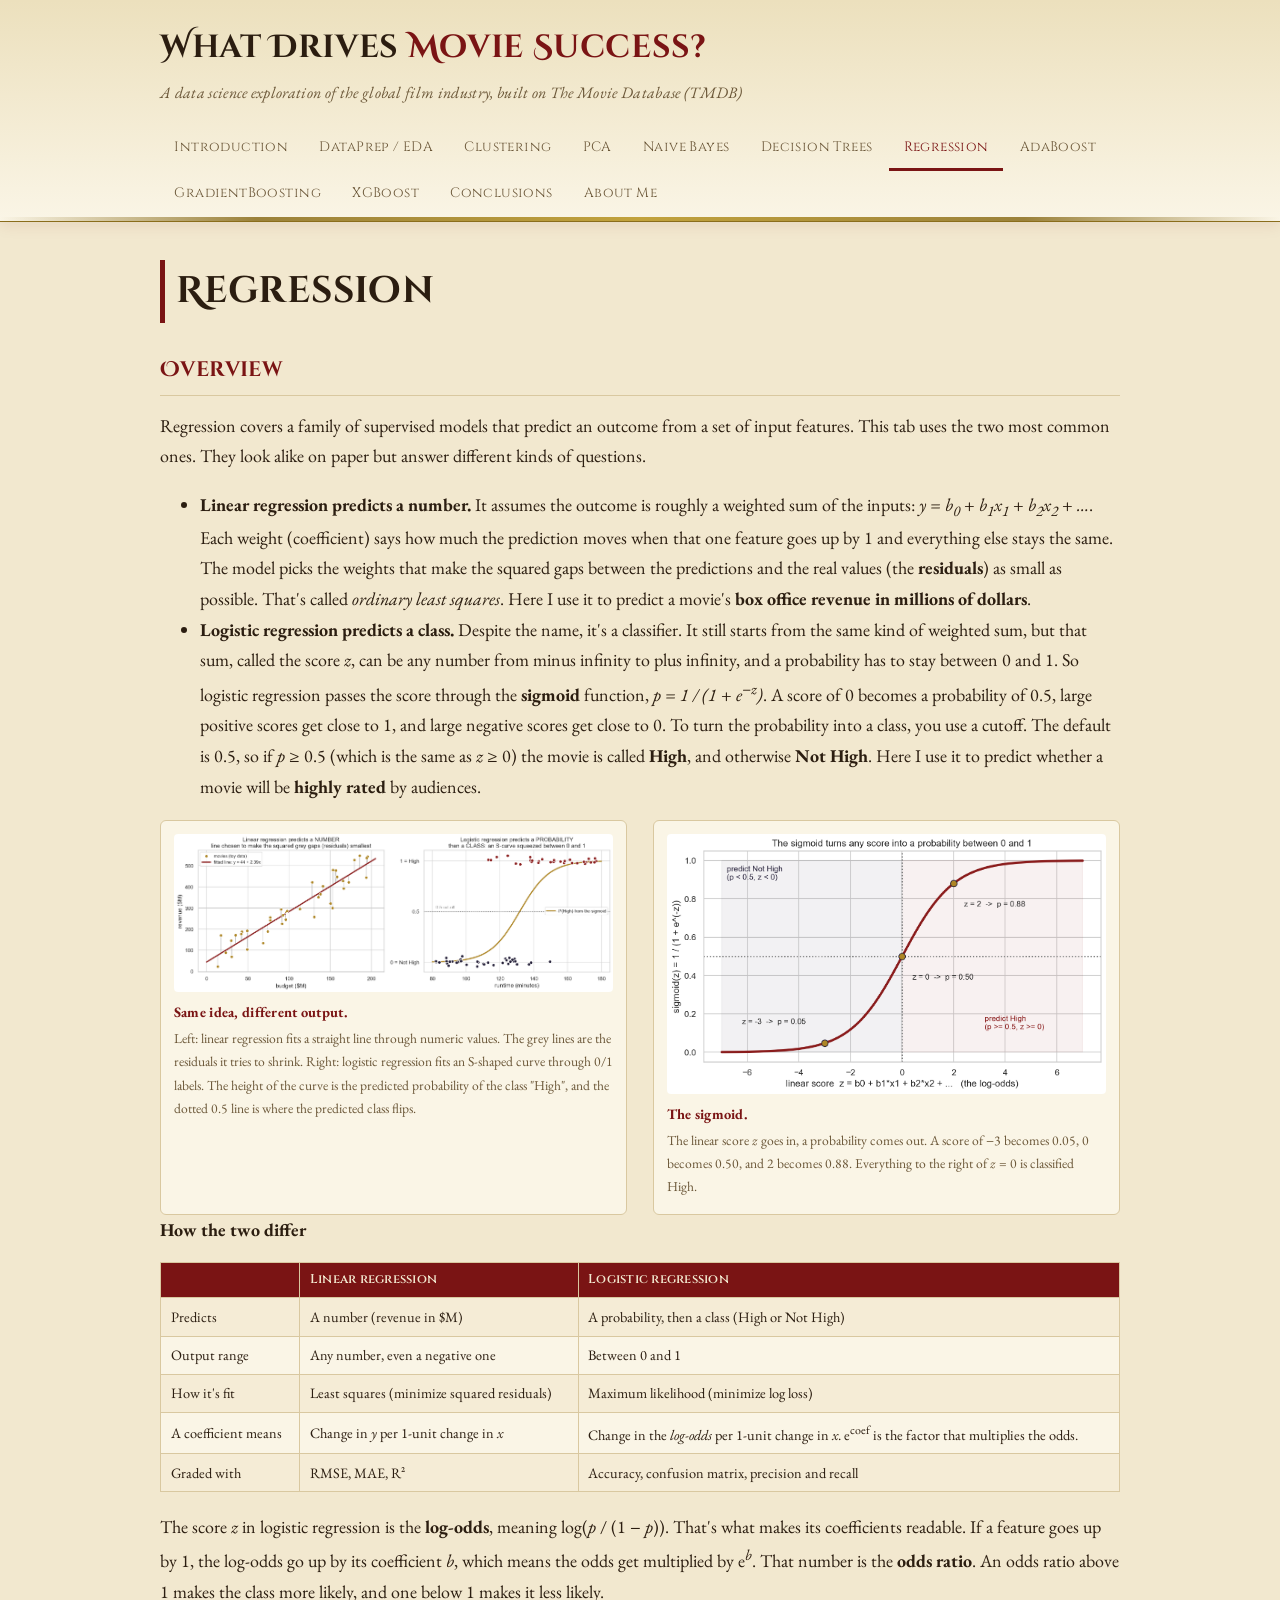
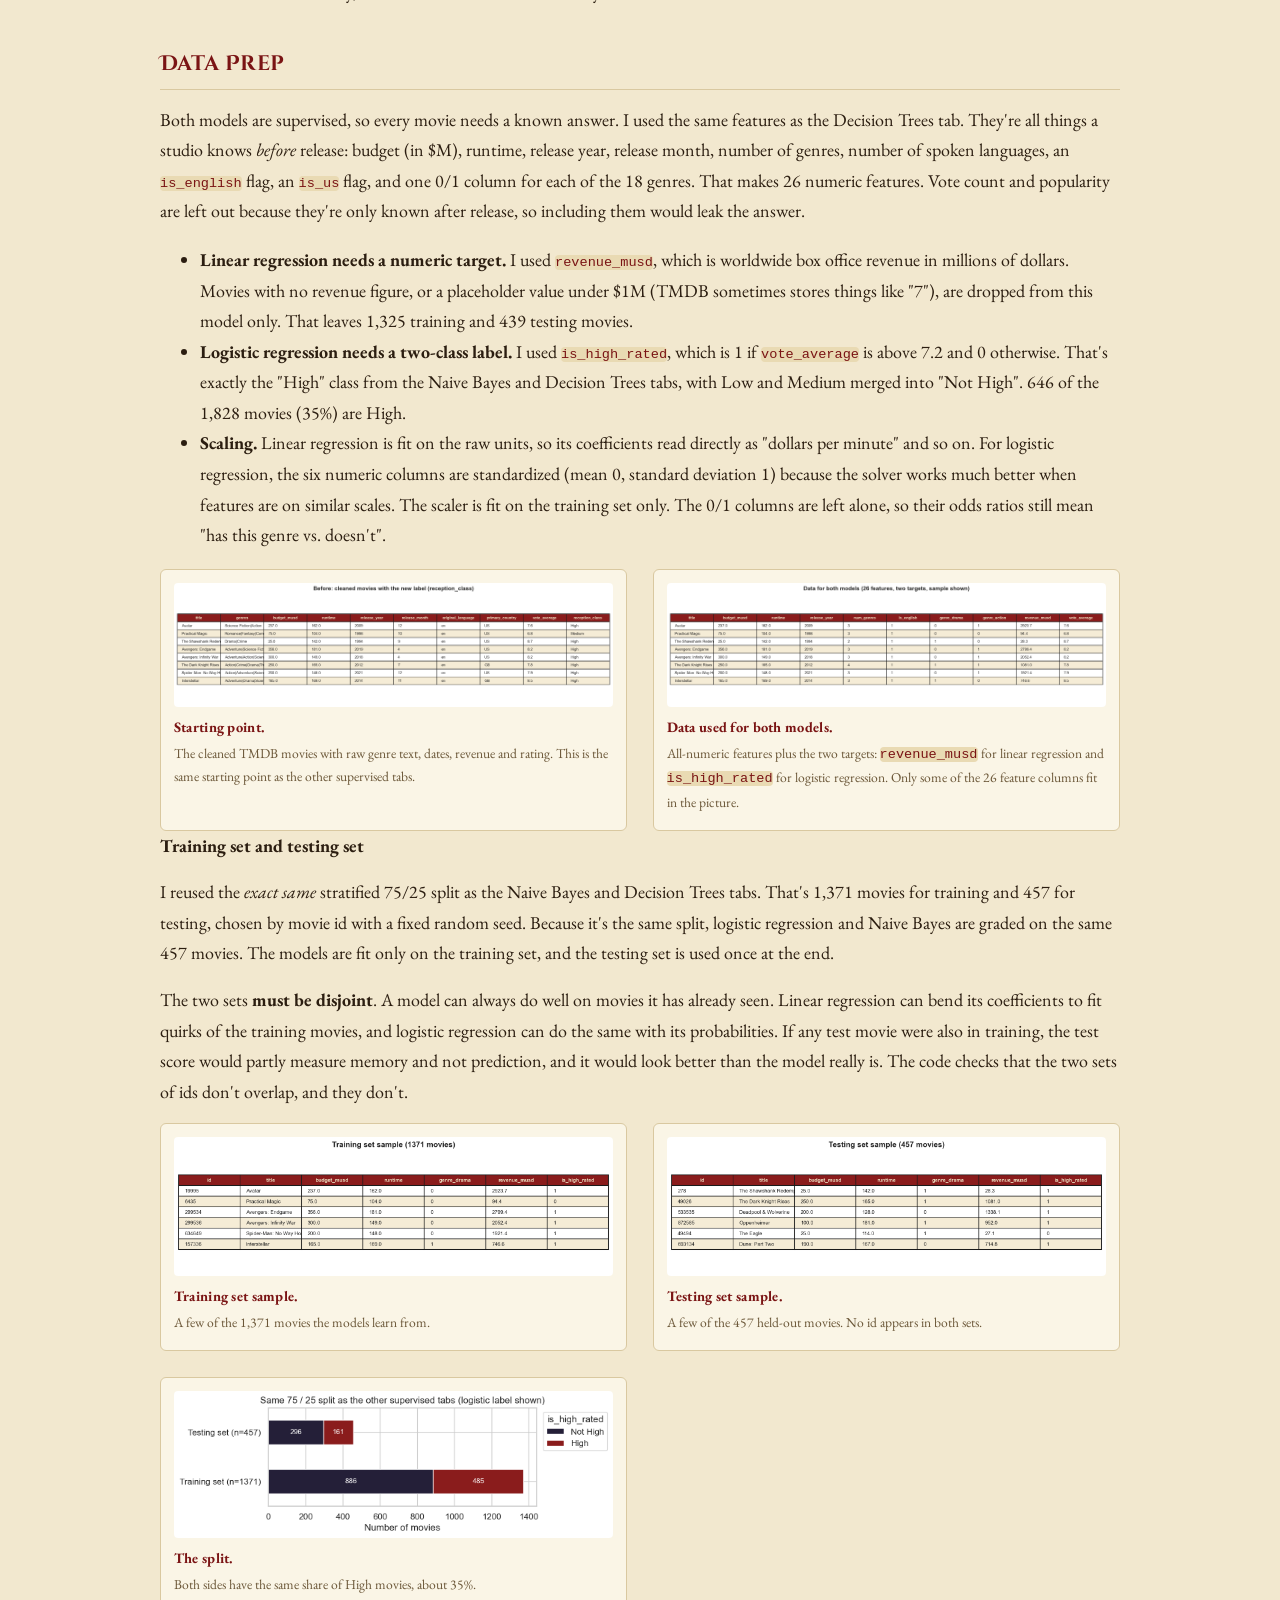
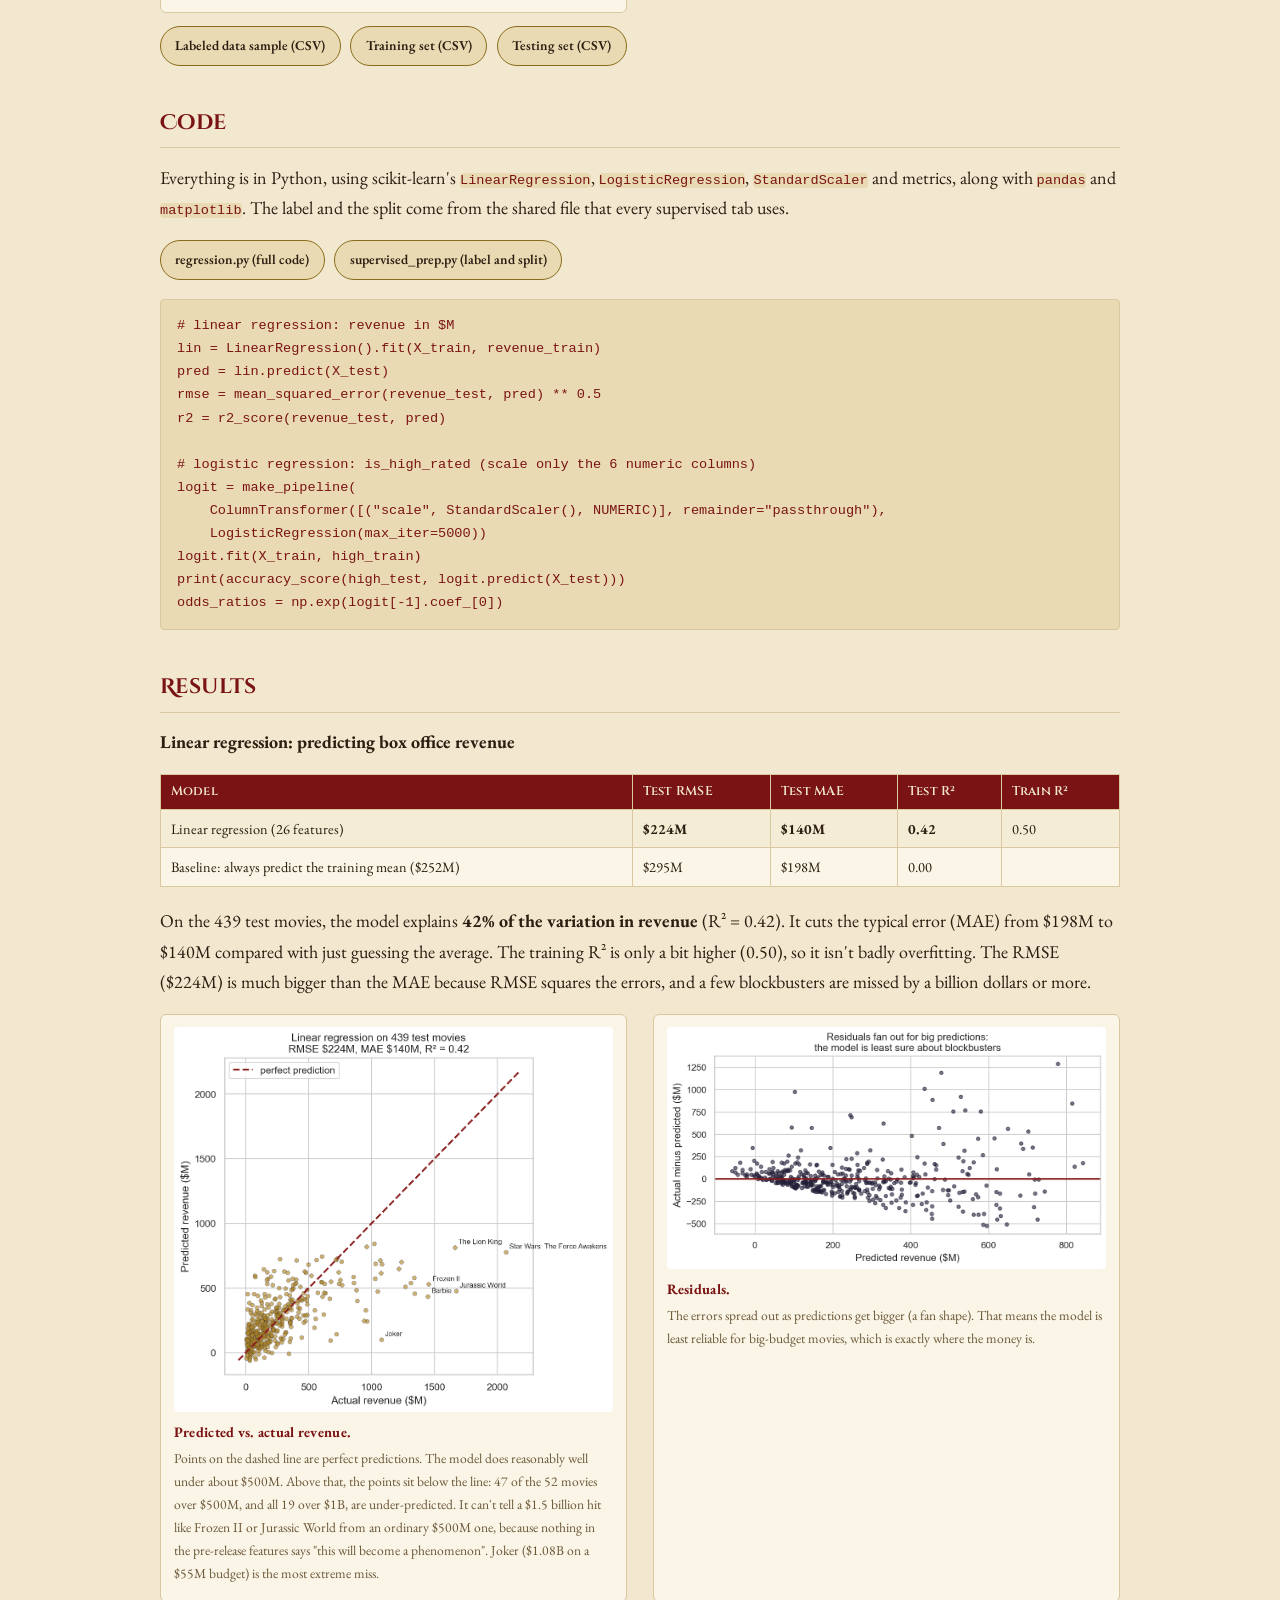
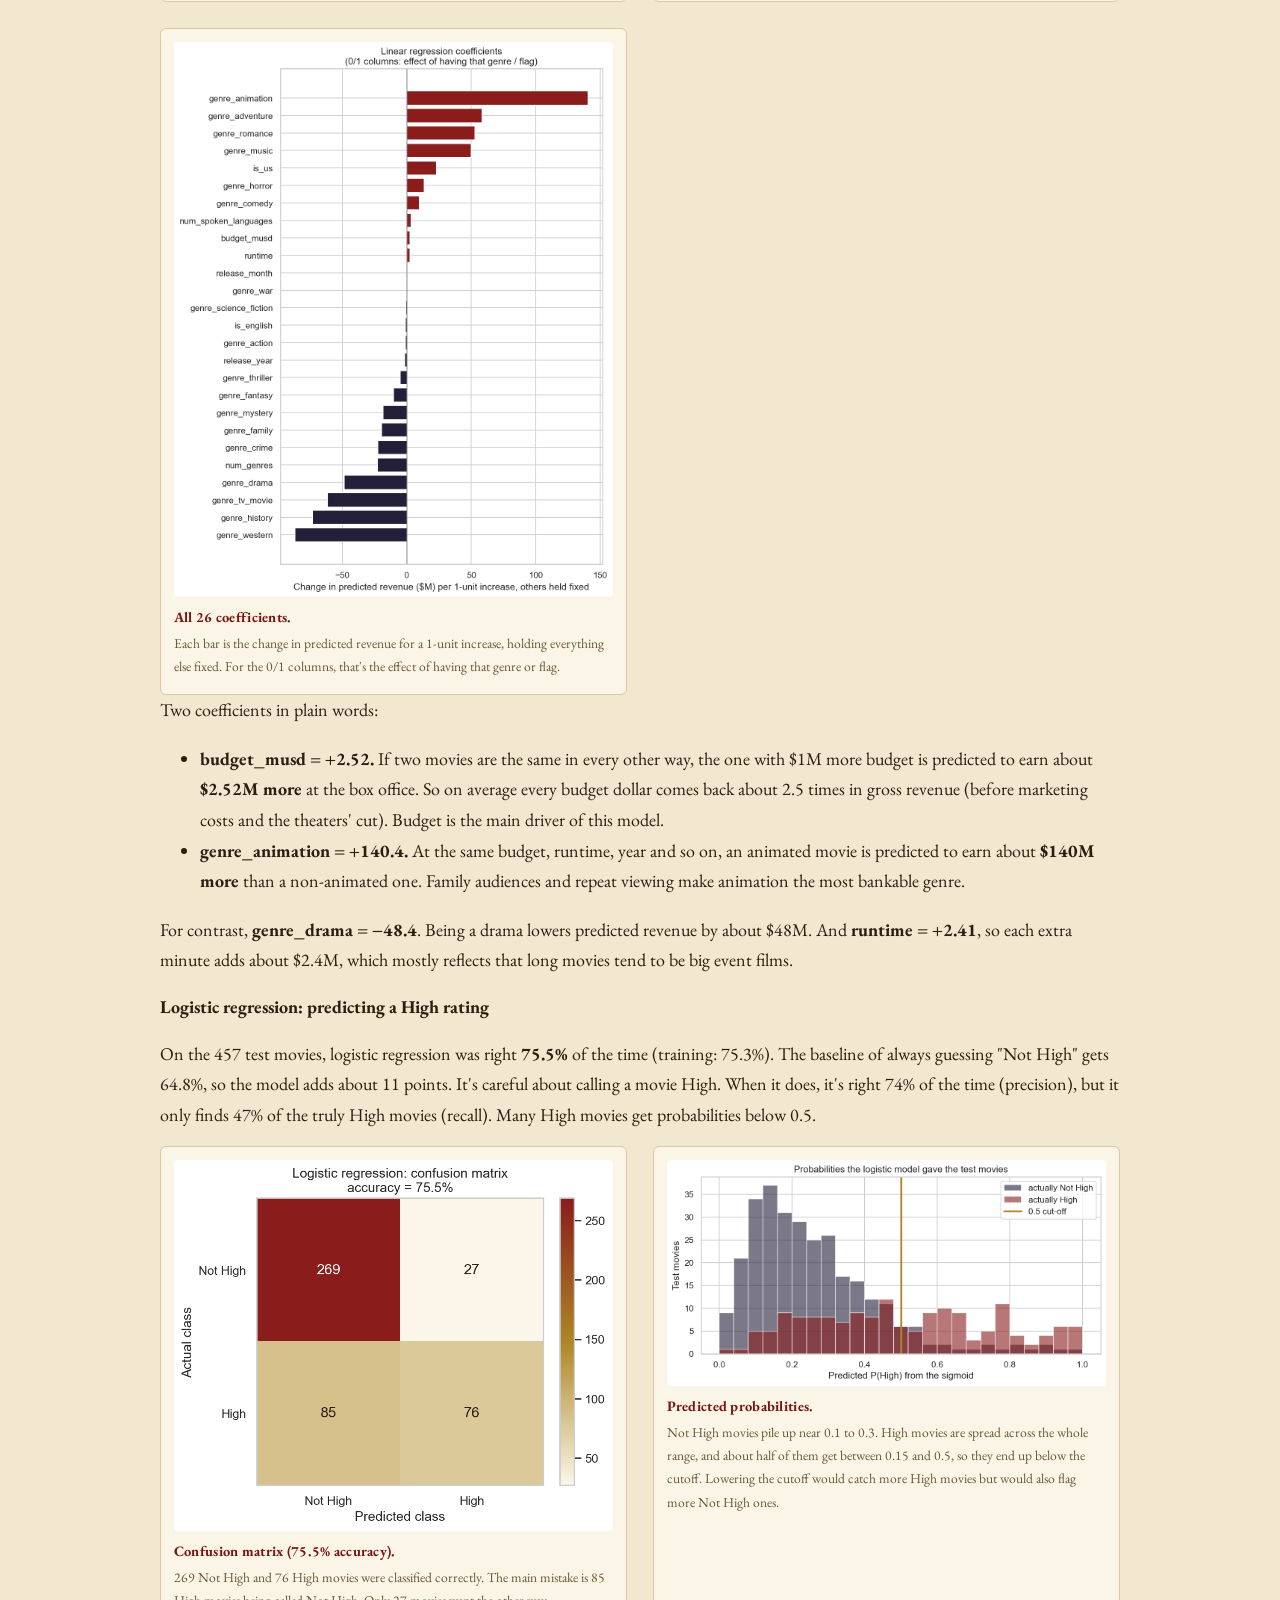
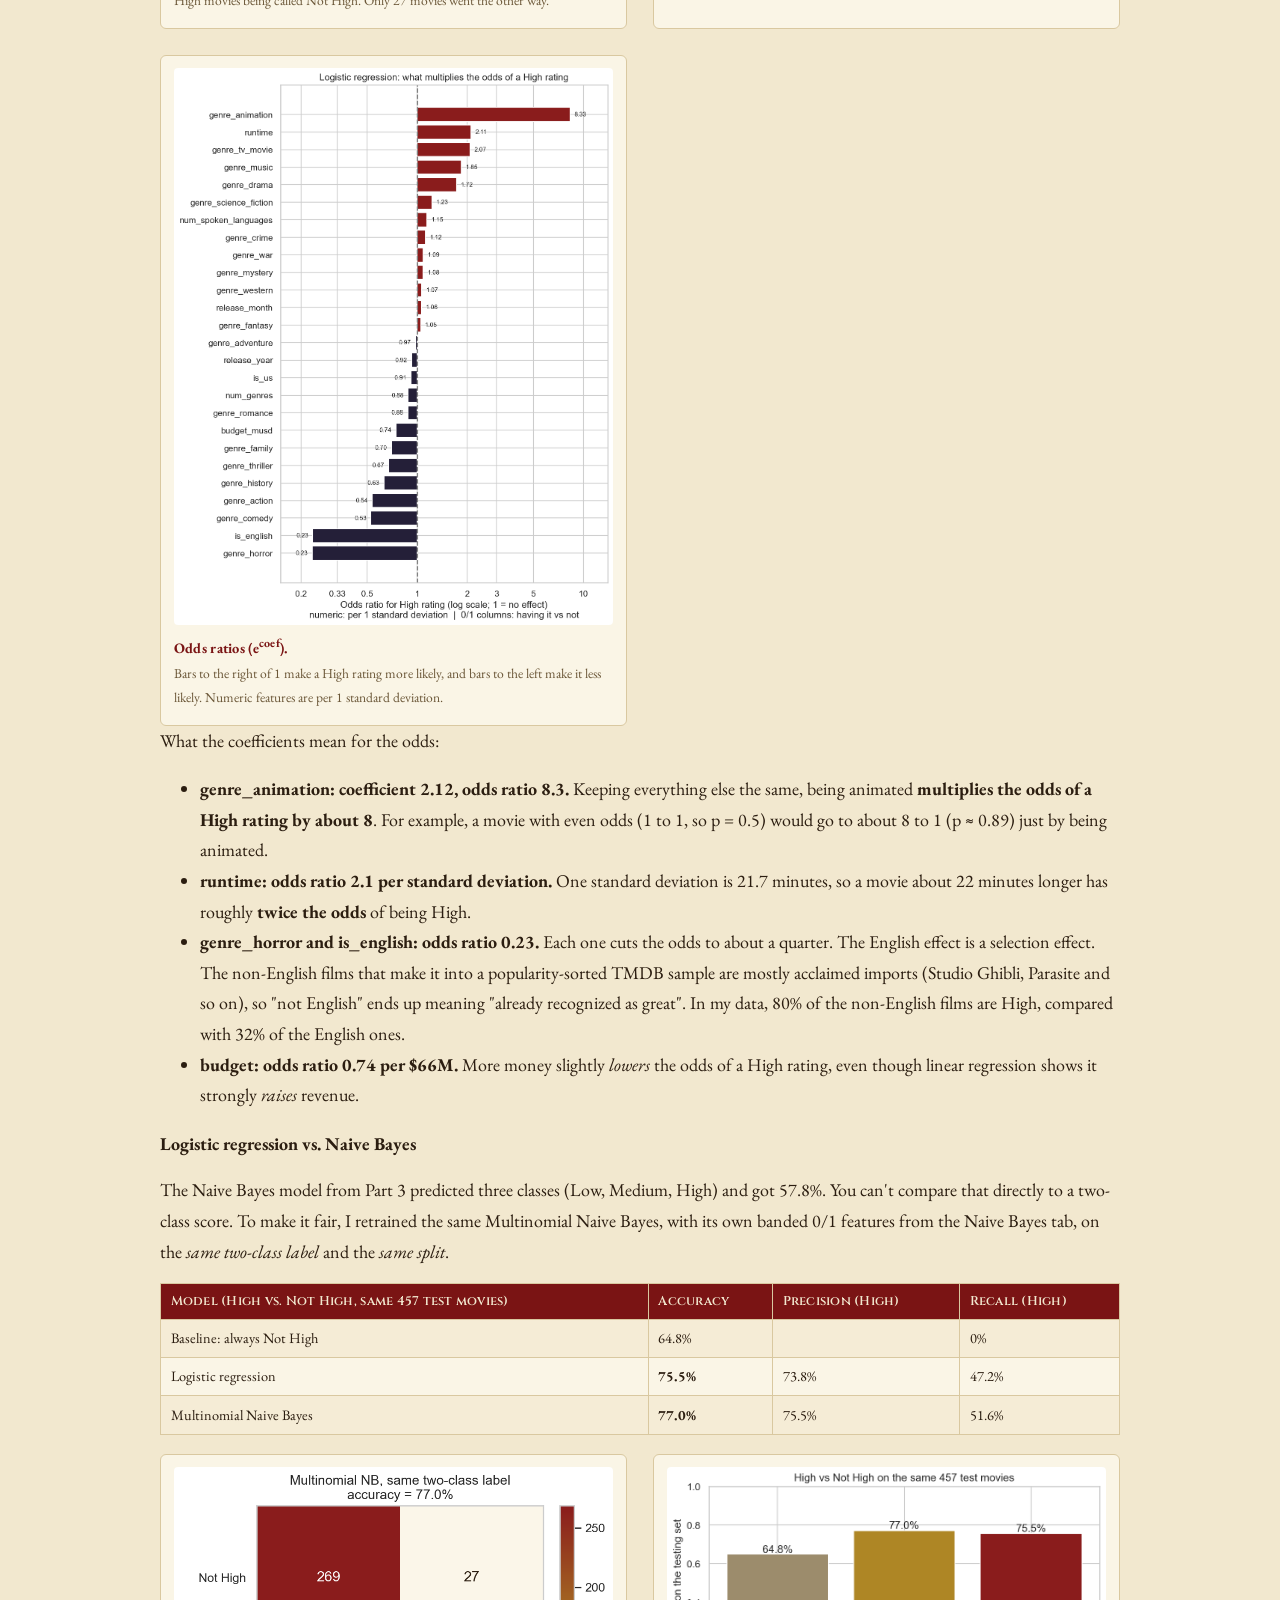
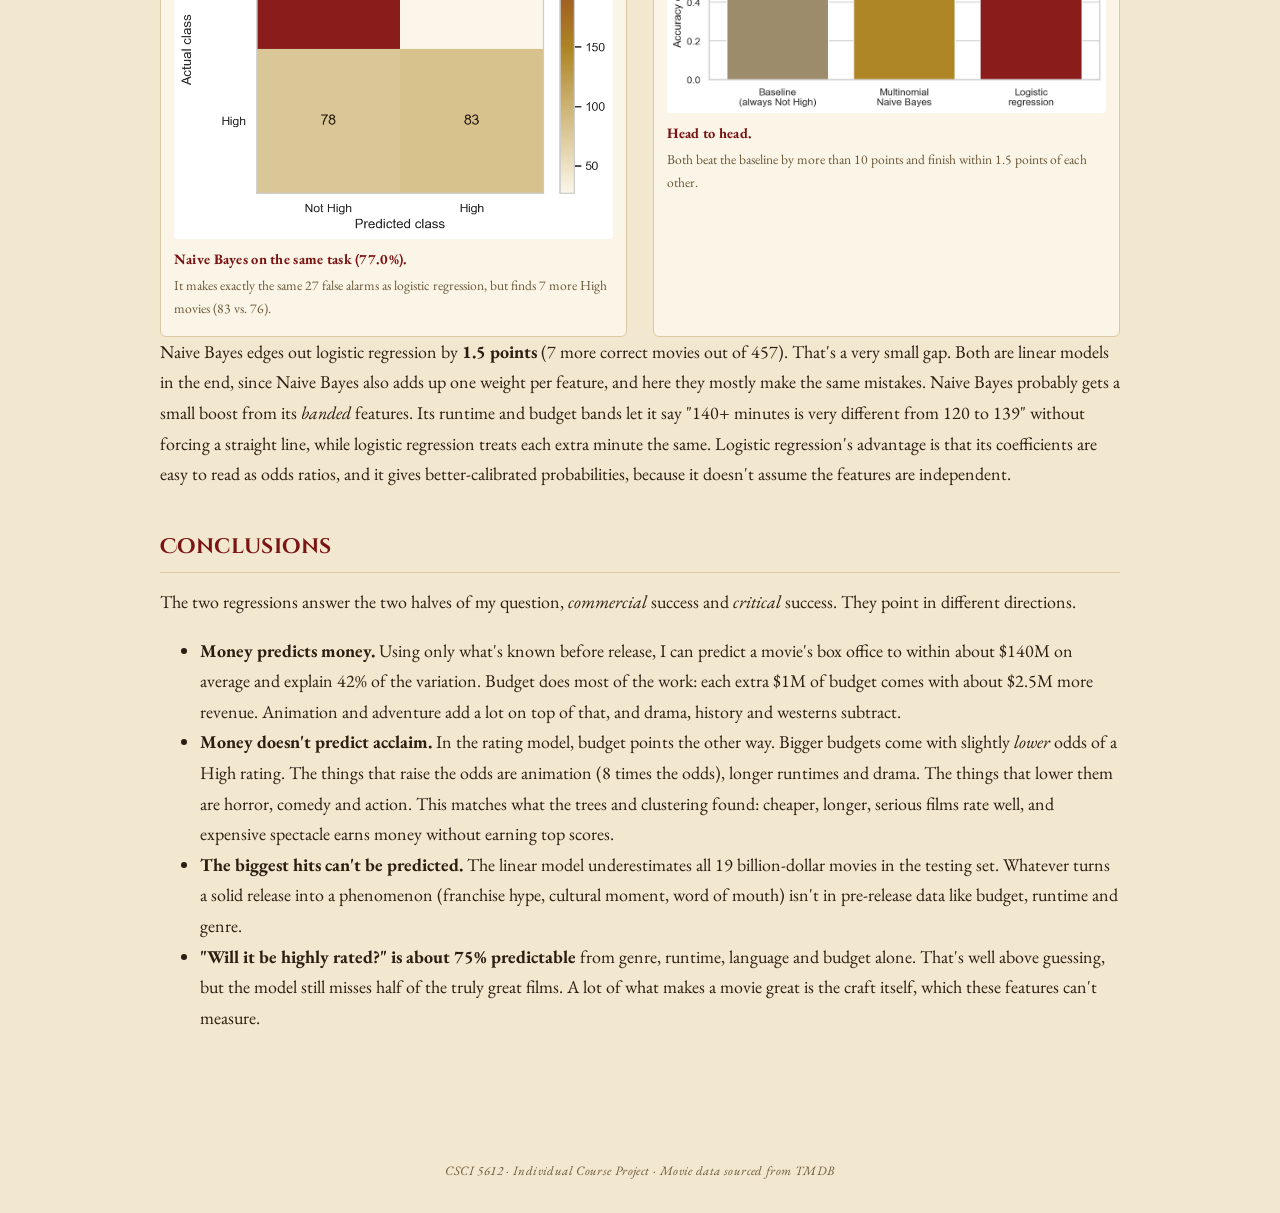
<file: website/regression.html>
<!DOCTYPE html>
<html lang="en">
<head>
<meta charset="UTF-8">
<meta name="viewport" content="width=device-width, initial-scale=1.0">
<title>Regression | What Drives Movie Success</title>
<link rel="preconnect" href="https://fonts.googleapis.com">
<link href="https://fonts.googleapis.com/css2?family=Cinzel+Decorative:wght@400;700&family=Cinzel:wght@400;600&family=EB+Garamond:ital,wght@0,400;0,600;1,400&display=swap" rel="stylesheet">
<link rel="stylesheet" href="css/style.css">
</head>
<body>

<header class="site-header">
  <div class="brand-bar">
    <h1>What Drives <span>Movie Success?</span></h1>
    <p>A data science exploration of the global film industry, built on The Movie Database (TMDB)</p>
  </div>
  <nav class="tabs">
    <a href="index.html">Introduction</a>
    <a href="dataprep_eda.html">DataPrep / EDA</a>
    <a href="clustering.html">Clustering</a>
    <a href="pca.html">PCA</a>
    <a href="naive_bayes.html">Naive Bayes</a>
    <a href="decision_trees.html">Decision Trees</a>
    <a href="regression.html" class="active">Regression</a>
    <a href="adaboost.html">AdaBoost</a>
    <a href="gradient_boosting.html">GradientBoosting</a>
    <a href="xgboost.html">XGBoost</a>
    <a href="conclusions.html">Conclusions</a>
    <a href="about.html">About Me</a>
  </nav>
  <div class="flag-strip"></div>
</header>

<main>
  <h2 class="page-title">Regression</h2>

  <!-- ============================================================ OVERVIEW -->
  <section class="block">
    <h3>Overview</h3>
    <p>
      Regression covers a family of supervised models that predict an outcome from a set of input
      features. This tab uses the two most common ones. They look alike on paper but answer
      different kinds of questions.
    </p>
    <ul>
      <li>
        <strong>Linear regression predicts a number.</strong> It assumes the outcome is roughly a
        weighted sum of the inputs: <em>y = b<sub>0</sub> + b<sub>1</sub>x<sub>1</sub> +
        b<sub>2</sub>x<sub>2</sub> + &hellip;</em>. Each weight (coefficient) says how much the
        prediction moves when that one feature goes up by 1 and everything else stays the same. The
        model picks the weights that make the squared gaps between the predictions and the real
        values (the <strong>residuals</strong>) as small as possible. That's called <em>ordinary
        least squares</em>. Here I use it to predict a movie's <strong>box office revenue in
        millions of dollars</strong>.
      </li>
      <li>
        <strong>Logistic regression predicts a class.</strong> Despite the name, it's a
        classifier. It still starts from the same kind of weighted sum, but that sum, called the
        score <em>z</em>, can be any number from minus infinity to plus infinity, and a probability
        has to stay between 0 and 1. So logistic regression passes the score through the
        <strong>sigmoid</strong> function, <em>p = 1 / (1 + e<sup>&minus;z</sup>)</em>. A score
        of 0 becomes a probability of 0.5, large positive scores get close to 1, and large negative
        scores get close to 0. To turn the probability into a class, you use a cutoff. The default
        is 0.5, so if <em>p</em> &ge; 0.5 (which is the same as <em>z</em> &ge; 0) the movie is
        called <strong>High</strong>, and otherwise <strong>Not High</strong>. Here I use it to
        predict whether a movie will be <strong>highly rated</strong> by audiences.
      </li>
    </ul>
    <div class="gallery">
      <figure>
        <a class="zoom" href="assets/img/regression/concept_linear_vs_logistic.png" target="_blank" rel="noopener" title="Click to view full size"><img src="assets/img/regression/concept_linear_vs_logistic.png" alt="Linear regression line through numeric data next to a logistic S-curve through 0/1 data"></a>
        <figcaption><strong>Same idea, different output.</strong> Left: linear regression fits a straight line through numeric values. The grey lines are the residuals it tries to shrink. Right: logistic regression fits an S-shaped curve through 0/1 labels. The height of the curve is the predicted probability of the class "High", and the dotted 0.5 line is where the predicted class flips.</figcaption>
      </figure>
      <figure>
        <a class="zoom" href="assets/img/regression/concept_sigmoid.png" target="_blank" rel="noopener" title="Click to view full size"><img src="assets/img/regression/concept_sigmoid.png" alt="The sigmoid function mapping a linear score to a probability"></a>
        <figcaption><strong>The sigmoid.</strong> The linear score <em>z</em> goes in, a probability comes out. A score of &minus;3 becomes 0.05, 0 becomes 0.50, and 2 becomes 0.88. Everything to the right of <em>z</em> = 0 is classified High.</figcaption>
      </figure>
    </div>
    <p><strong>How the two differ</strong></p>
    <div class="table-wrap">
      <table class="results-table">
        <tr><th></th><th>Linear regression</th><th>Logistic regression</th></tr>
        <tr><td>Predicts</td><td>A number (revenue in $M)</td><td>A probability, then a class (High or Not High)</td></tr>
        <tr><td>Output range</td><td>Any number, even a negative one</td><td>Between 0 and 1</td></tr>
        <tr><td>How it's fit</td><td>Least squares (minimize squared residuals)</td><td>Maximum likelihood (minimize log loss)</td></tr>
        <tr><td>A coefficient means</td><td>Change in <em>y</em> per 1-unit change in <em>x</em></td><td>Change in the <em>log-odds</em> per 1-unit change in <em>x</em>. e<sup>coef</sup> is the factor that multiplies the odds.</td></tr>
        <tr><td>Graded with</td><td>RMSE, MAE, R&sup2;</td><td>Accuracy, confusion matrix, precision and recall</td></tr>
      </table>
    </div>
    <p>
      The score <em>z</em> in logistic regression is the <strong>log-odds</strong>, meaning
      log(<em>p</em> / (1 &minus; <em>p</em>)). That's what makes its coefficients readable. If a
      feature goes up by 1, the log-odds go up by its coefficient <em>b</em>, which means the odds
      get multiplied by e<sup><em>b</em></sup>. That number is the <strong>odds ratio</strong>.
      An odds ratio above 1 makes the class more likely, and one below 1 makes it less likely.
    </p>
  </section>

  <!-- ============================================================ DATA PREP -->
  <section class="block">
    <h3>Data Prep</h3>
    <p>
      Both models are supervised, so every movie needs a known answer. I used the same features as
      the Decision Trees tab. They're all things a studio knows <em>before</em> release: budget (in
      $M), runtime, release year, release month, number of genres, number of spoken languages, an
      <code>is_english</code> flag, an <code>is_us</code> flag, and one 0/1 column for each of the
      18 genres. That makes 26 numeric features. Vote count and popularity are left out because
      they're only known after release, so including them would leak the answer.
    </p>
    <ul>
      <li>
        <strong>Linear regression needs a numeric target.</strong> I used
        <code>revenue_musd</code>, which is worldwide box office revenue in millions of dollars.
        Movies with no revenue figure, or a placeholder value under $1M (TMDB sometimes stores
        things like "7"), are dropped from this model only. That leaves 1,325 training and 439
        testing movies.
      </li>
      <li>
        <strong>Logistic regression needs a two-class label.</strong> I used
        <code>is_high_rated</code>, which is 1 if <code>vote_average</code> is above 7.2 and 0
        otherwise. That's exactly the "High" class from the Naive Bayes and Decision Trees tabs,
        with Low and Medium merged into "Not High". 646 of the 1,828 movies (35%) are High.
      </li>
      <li>
        <strong>Scaling.</strong> Linear regression is fit on the raw units, so its coefficients
        read directly as "dollars per minute" and so on. For logistic regression, the six numeric
        columns are standardized (mean 0, standard deviation 1) because the solver works much better
        when features are on similar scales. The scaler is fit on the training set only. The 0/1
        columns are left alone, so their odds ratios still mean "has this genre vs. doesn't".
      </li>
    </ul>
    <div class="gallery">
      <figure>
        <a class="zoom" href="assets/img/naive_bayes/data_before.png" target="_blank" rel="noopener" title="Click to view full size"><img src="assets/img/naive_bayes/data_before.png" alt="Cleaned movie data before feature prep"></a>
        <figcaption><strong>Starting point.</strong> The cleaned TMDB movies with raw genre text, dates, revenue and rating. This is the same starting point as the other supervised tabs.</figcaption>
      </figure>
      <figure>
        <a class="zoom" href="assets/img/regression/data_labeled.png" target="_blank" rel="noopener" title="Click to view full size"><img src="assets/img/regression/data_labeled.png" alt="Prepared data with numeric features and both targets"></a>
        <figcaption><strong>Data used for both models.</strong> All-numeric features plus the two targets: <code>revenue_musd</code> for linear regression and <code>is_high_rated</code> for logistic regression. Only some of the 26 feature columns fit in the picture.</figcaption>
      </figure>
    </div>

    <p><strong>Training set and testing set</strong></p>
    <p>
      I reused the <em>exact same</em> stratified 75/25 split as the Naive Bayes and Decision Trees
      tabs. That's 1,371 movies for training and 457 for testing, chosen by movie id with a fixed
      random seed. Because it's the same split, logistic regression and Naive Bayes are graded on
      the same 457 movies. The models are fit only on the training set, and the testing set is used
      once at the end.
    </p>
    <p>
      The two sets <strong>must be disjoint</strong>. A model can always do well on movies it has
      already seen. Linear regression can bend its coefficients to fit quirks of the training
      movies, and logistic regression can do the same with its probabilities. If any test movie were
      also in training, the test score would partly measure memory and not prediction, and it would
      look better than the model really is. The code checks that the two sets of ids don't
      overlap, and they don't.
    </p>
    <div class="gallery">
      <figure>
        <a class="zoom" href="assets/img/regression/train_sample.png" target="_blank" rel="noopener" title="Click to view full size"><img src="assets/img/regression/train_sample.png" alt="Sample rows from the training set"></a>
        <figcaption><strong>Training set sample.</strong> A few of the 1,371 movies the models learn from.</figcaption>
      </figure>
      <figure>
        <a class="zoom" href="assets/img/regression/test_sample.png" target="_blank" rel="noopener" title="Click to view full size"><img src="assets/img/regression/test_sample.png" alt="Sample rows from the testing set"></a>
        <figcaption><strong>Testing set sample.</strong> A few of the 457 held-out movies. No id appears in both sets.</figcaption>
      </figure>
      <figure>
        <a class="zoom" href="assets/img/regression/train_test_split.png" target="_blank" rel="noopener" title="Click to view full size"><img src="assets/img/regression/train_test_split.png" alt="Bar chart of High vs Not High counts in training and testing sets"></a>
        <figcaption><strong>The split.</strong> Both sides have the same share of High movies, about 35%.</figcaption>
      </figure>
    </div>
    <div class="data-links">
      <a href="../data/prepared/reg_labeled.csv">Labeled data sample (CSV)</a>
      <a href="../data/prepared/reg_train.csv">Training set (CSV)</a>
      <a href="../data/prepared/reg_test.csv">Testing set (CSV)</a>
    </div>
  </section>

  <!-- ============================================================ CODE -->
  <section class="block">
    <h3>Code</h3>
    <p>
      Everything is in Python, using scikit-learn's <code>LinearRegression</code>,
      <code>LogisticRegression</code>, <code>StandardScaler</code> and metrics, along with
      <code>pandas</code> and <code>matplotlib</code>. The label and the split come from the shared
      file that every supervised tab uses.
    </p>
    <div class="data-links">
      <a href="../scripts/regression.py">regression.py (full code)</a>
      <a href="../scripts/supervised_prep.py">supervised_prep.py (label and split)</a>
    </div>
<pre><code># linear regression: revenue in $M
lin = LinearRegression().fit(X_train, revenue_train)
pred = lin.predict(X_test)
rmse = mean_squared_error(revenue_test, pred) ** 0.5
r2 = r2_score(revenue_test, pred)

# logistic regression: is_high_rated (scale only the 6 numeric columns)
logit = make_pipeline(
    ColumnTransformer([("scale", StandardScaler(), NUMERIC)], remainder="passthrough"),
    LogisticRegression(max_iter=5000))
logit.fit(X_train, high_train)
print(accuracy_score(high_test, logit.predict(X_test)))
odds_ratios = np.exp(logit[-1].coef_[0])</code></pre>
  </section>

  <!-- ============================================================ RESULTS -->
  <section class="block">
    <h3>Results</h3>

    <p><strong>Linear regression: predicting box office revenue</strong></p>
    <div class="table-wrap">
      <table class="results-table">
        <tr><th>Model</th><th>Test RMSE</th><th>Test MAE</th><th>Test R&sup2;</th><th>Train R&sup2;</th></tr>
        <tr><td>Linear regression (26 features)</td><td><strong>$224M</strong></td><td><strong>$140M</strong></td><td><strong>0.42</strong></td><td>0.50</td></tr>
        <tr><td>Baseline: always predict the training mean ($252M)</td><td>$295M</td><td>$198M</td><td>0.00</td><td></td></tr>
      </table>
    </div>
    <p>
      On the 439 test movies, the model explains <strong>42% of the variation in revenue</strong>
      (R&sup2; = 0.42). It cuts the typical error (MAE) from $198M to $140M compared with just
      guessing the average. The training R&sup2; is only a bit higher (0.50), so it isn't badly
      overfitting. The RMSE ($224M) is much bigger than the MAE because RMSE squares the errors,
      and a few blockbusters are missed by a billion dollars or more.
    </p>
    <div class="gallery">
      <figure>
        <a class="zoom" href="assets/img/regression/linreg_pred_vs_actual.png" target="_blank" rel="noopener" title="Click to view full size"><img src="assets/img/regression/linreg_pred_vs_actual.png" alt="Predicted versus actual revenue for the test movies"></a>
        <figcaption><strong>Predicted vs. actual revenue.</strong> Points on the dashed line are perfect predictions. The model does reasonably well under about $500M. Above that, the points sit below the line: 47 of the 52 movies over $500M, and all 19 over $1B, are under-predicted. It can't tell a $1.5 billion hit like Frozen II or Jurassic World from an ordinary $500M one, because nothing in the pre-release features says "this will become a phenomenon". Joker ($1.08B on a $55M budget) is the most extreme miss.</figcaption>
      </figure>
      <figure>
        <a class="zoom" href="assets/img/regression/linreg_residuals.png" target="_blank" rel="noopener" title="Click to view full size"><img src="assets/img/regression/linreg_residuals.png" alt="Residuals versus predicted revenue"></a>
        <figcaption><strong>Residuals.</strong> The errors spread out as predictions get bigger (a fan shape). That means the model is least reliable for big-budget movies, which is exactly where the money is.</figcaption>
      </figure>
      <figure>
        <a class="zoom" href="assets/img/regression/linreg_coefficients.png" target="_blank" rel="noopener" title="Click to view full size"><img src="assets/img/regression/linreg_coefficients.png" alt="Linear regression coefficients"></a>
        <figcaption><strong>All 26 coefficients.</strong> Each bar is the change in predicted revenue for a 1-unit increase, holding everything else fixed. For the 0/1 columns, that's the effect of having that genre or flag.</figcaption>
      </figure>
    </div>
    <p>Two coefficients in plain words:</p>
    <ul>
      <li>
        <strong>budget_musd = +2.52.</strong> If two movies are the same in every other way, the
        one with $1M more budget is predicted to earn about <strong>$2.52M more</strong> at the box
        office. So on average every budget dollar comes back about 2.5 times in gross revenue
        (before marketing costs and the theaters' cut). Budget is the main driver of this model.
      </li>
      <li>
        <strong>genre_animation = +140.4.</strong> At the same budget, runtime, year and so on, an
        animated movie is predicted to earn about <strong>$140M more</strong> than a non-animated
        one. Family audiences and repeat viewing make animation the most bankable genre.
      </li>
    </ul>
    <p>
      For contrast, <strong>genre_drama = &minus;48.4</strong>. Being a drama lowers predicted
      revenue by about $48M. And <strong>runtime = +2.41</strong>, so each extra minute adds about
      $2.4M, which mostly reflects that long movies tend to be big event films.
    </p>

    <p><strong>Logistic regression: predicting a High rating</strong></p>
    <p>
      On the 457 test movies, logistic regression was right <strong>75.5%</strong> of the time
      (training: 75.3%). The baseline of always guessing "Not High" gets 64.8%, so the model adds
      about 11 points. It's careful about calling a movie High. When it does, it's right 74% of the
      time (precision), but it only finds 47% of the truly High movies (recall). Many High
      movies get probabilities below 0.5.
    </p>
    <div class="gallery">
      <figure>
        <a class="zoom" href="assets/img/regression/logreg_confusion.png" target="_blank" rel="noopener" title="Click to view full size"><img src="assets/img/regression/logreg_confusion.png" alt="Confusion matrix for logistic regression"></a>
        <figcaption><strong>Confusion matrix (75.5% accuracy).</strong> 269 Not High and 76 High movies were classified correctly. The main mistake is 85 High movies being called Not High. Only 27 movies went the other way.</figcaption>
      </figure>
      <figure>
        <a class="zoom" href="assets/img/regression/logreg_probabilities.png" target="_blank" rel="noopener" title="Click to view full size"><img src="assets/img/regression/logreg_probabilities.png" alt="Histogram of predicted probabilities by true class"></a>
        <figcaption><strong>Predicted probabilities.</strong> Not High movies pile up near 0.1 to 0.3. High movies are spread across the whole range, and about half of them get between 0.15 and 0.5, so they end up below the cutoff. Lowering the cutoff would catch more High movies but would also flag more Not High ones.</figcaption>
      </figure>
      <figure>
        <a class="zoom" href="assets/img/regression/logreg_odds_ratios.png" target="_blank" rel="noopener" title="Click to view full size"><img src="assets/img/regression/logreg_odds_ratios.png" alt="Odds ratios for each feature"></a>
        <figcaption><strong>Odds ratios (e<sup>coef</sup>).</strong> Bars to the right of 1 make a High rating more likely, and bars to the left make it less likely. Numeric features are per 1 standard deviation.</figcaption>
      </figure>
    </div>
    <p>What the coefficients mean for the odds:</p>
    <ul>
      <li>
        <strong>genre_animation: coefficient 2.12, odds ratio 8.3.</strong> Keeping everything
        else the same, being animated <strong>multiplies the odds of a High rating by about 8</strong>.
        For example, a movie with even odds (1 to 1, so p = 0.5) would go to about 8 to 1 (p &asymp;
        0.89) just by being animated.
      </li>
      <li>
        <strong>runtime: odds ratio 2.1 per standard deviation.</strong> One standard deviation is
        21.7 minutes, so a movie about 22 minutes longer has roughly <strong>twice the odds</strong>
        of being High.
      </li>
      <li>
        <strong>genre_horror and is_english: odds ratio 0.23.</strong> Each one cuts the odds to
        about a quarter. The English effect is a selection effect. The non-English films that make
        it into a popularity-sorted TMDB sample are mostly acclaimed imports (Studio Ghibli,
        Parasite and so on), so "not English" ends up meaning "already recognized as great". In my data, 80% of the non-English films are High, compared with 32% of the English ones.
      </li>
      <li>
        <strong>budget: odds ratio 0.74 per $66M.</strong> More money slightly <em>lowers</em> the
        odds of a High rating, even though linear regression shows it strongly <em>raises</em>
        revenue.
      </li>
    </ul>

    <p><strong>Logistic regression vs. Naive Bayes</strong></p>
    <p>
      The Naive Bayes model from Part 3 predicted three classes (Low, Medium, High) and got 57.8%.
      You can't compare that directly to a two-class score. To make it fair, I retrained the same
      Multinomial Naive Bayes, with its own banded 0/1 features from the Naive Bayes tab, on the
      <em>same two-class label</em> and the <em>same split</em>.
    </p>
    <div class="table-wrap">
      <table class="results-table">
        <tr><th>Model (High vs. Not High, same 457 test movies)</th><th>Accuracy</th><th>Precision (High)</th><th>Recall (High)</th></tr>
        <tr><td>Baseline: always Not High</td><td>64.8%</td><td></td><td>0%</td></tr>
        <tr><td>Logistic regression</td><td><strong>75.5%</strong></td><td>73.8%</td><td>47.2%</td></tr>
        <tr><td>Multinomial Naive Bayes</td><td><strong>77.0%</strong></td><td>75.5%</td><td>51.6%</td></tr>
      </table>
    </div>
    <div class="gallery">
      <figure>
        <a class="zoom" href="assets/img/regression/nb_binary_confusion.png" target="_blank" rel="noopener" title="Click to view full size"><img src="assets/img/regression/nb_binary_confusion.png" alt="Confusion matrix for Naive Bayes on the two-class label"></a>
        <figcaption><strong>Naive Bayes on the same task (77.0%).</strong> It makes exactly the same 27 false alarms as logistic regression, but finds 7 more High movies (83 vs. 76).</figcaption>
      </figure>
      <figure>
        <a class="zoom" href="assets/img/regression/logreg_vs_nb.png" target="_blank" rel="noopener" title="Click to view full size"><img src="assets/img/regression/logreg_vs_nb.png" alt="Accuracy of logistic regression vs Naive Bayes vs baseline"></a>
        <figcaption><strong>Head to head.</strong> Both beat the baseline by more than 10 points and finish within 1.5 points of each other.</figcaption>
      </figure>
    </div>
    <p>
      Naive Bayes edges out logistic regression by <strong>1.5 points</strong> (7 more correct
      movies out of 457). That's a very small gap. Both are linear models in the end, since Naive
      Bayes also adds up one weight per feature, and here they mostly make the same mistakes. Naive
      Bayes probably gets a small boost from its <em>banded</em> features. Its runtime and budget
      bands let it say "140+ minutes is very different from 120 to 139" without forcing a straight
      line, while logistic regression treats each extra minute the same. Logistic regression's
      advantage is that its coefficients are easy to read as odds ratios, and it gives
      better-calibrated probabilities, because it doesn't assume the features are independent.
    </p>
  </section>

  <!-- ============================================================ CONCLUSIONS -->
  <section class="block">
    <h3>Conclusions</h3>
    <p>
      The two regressions answer the two halves of my question, <em>commercial</em> success and
      <em>critical</em> success. They point in different directions.
    </p>
    <ul>
      <li><strong>Money predicts money.</strong> Using only what's known before release, I can predict a movie's box office to within about $140M on average and explain 42% of the variation. Budget does most of the work: each extra $1M of budget comes with about $2.5M more revenue. Animation and adventure add a lot on top of that, and drama, history and westerns subtract.</li>
      <li><strong>Money doesn't predict acclaim.</strong> In the rating model, budget points the other way. Bigger budgets come with slightly <em>lower</em> odds of a High rating. The things that raise the odds are animation (8 times the odds), longer runtimes and drama. The things that lower them are horror, comedy and action. This matches what the trees and clustering found: cheaper, longer, serious films rate well, and expensive spectacle earns money without earning top scores.</li>
      <li><strong>The biggest hits can't be predicted.</strong> The linear model underestimates all 19 billion-dollar movies in the testing set. Whatever turns a solid release into a phenomenon (franchise hype, cultural moment, word of mouth) isn't in pre-release data like budget, runtime and genre.</li>
      <li><strong>"Will it be highly rated?" is about 75% predictable</strong> from genre, runtime, language and budget alone. That's well above guessing, but the model still misses half of the truly great films. A lot of what makes a movie great is the craft itself, which these features can't measure.</li>
    </ul>
  </section>
</main>

<footer class="site-footer">
  CSCI 5612 &middot; Individual Course Project &middot; Movie data sourced from TMDB
</footer>

</body>
</html>
</file>
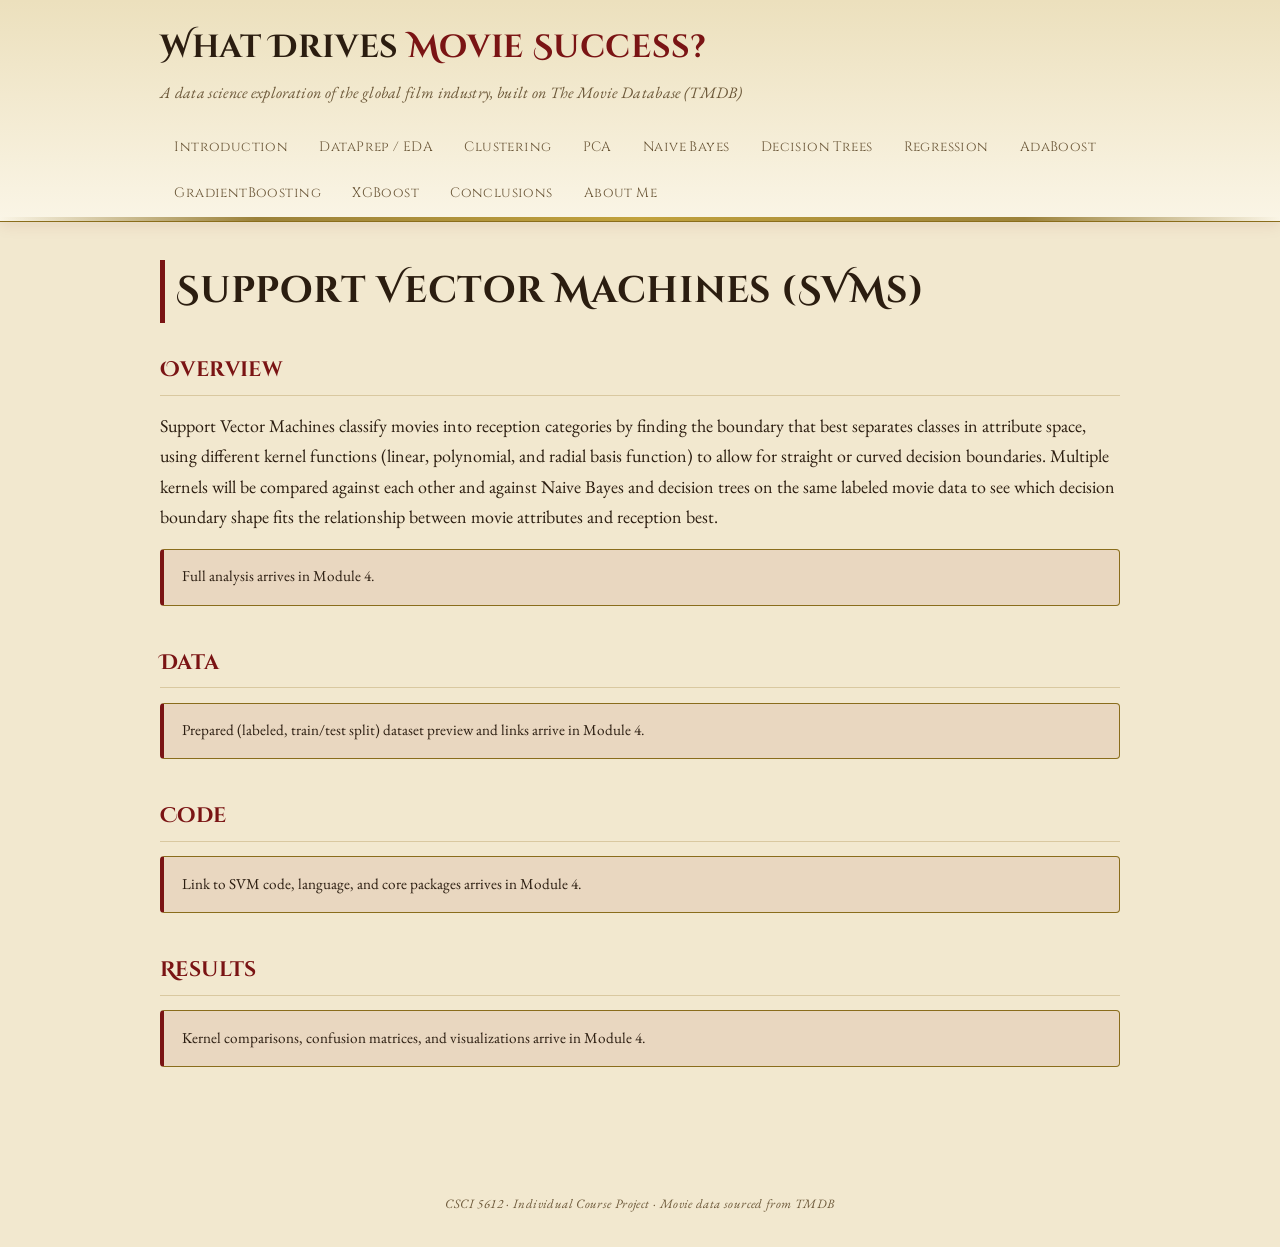
<file: website/svm.html>
<!DOCTYPE html>
<html lang="en">
<head>
<meta charset="UTF-8">
<meta name="viewport" content="width=device-width, initial-scale=1.0">
<title>SVMs | What Drives Movie Success</title>
<link rel="preconnect" href="https://fonts.googleapis.com">
<link href="https://fonts.googleapis.com/css2?family=Cinzel+Decorative:wght@400;700&family=Cinzel:wght@400;600&family=EB+Garamond:ital,wght@0,400;0,600;1,400&display=swap" rel="stylesheet">
<link rel="stylesheet" href="css/style.css">
</head>
<body>

<header class="site-header">
  <div class="brand-bar">
    <h1>What Drives <span>Movie Success?</span></h1>
    <p>A data science exploration of the global film industry, built on The Movie Database (TMDB)</p>
  </div>
  <nav class="tabs">
    <a href="index.html">Introduction</a>
    <a href="dataprep_eda.html">DataPrep / EDA</a>
    <a href="clustering.html">Clustering</a>
    <a href="pca.html">PCA</a>
    <a href="naive_bayes.html">Naive Bayes</a>
    <a href="decision_trees.html">Decision Trees</a>
    <a href="regression.html">Regression</a>
    <a href="adaboost.html">AdaBoost</a>
    <a href="gradient_boosting.html">GradientBoosting</a>
    <a href="xgboost.html">XGBoost</a>
    <a href="conclusions.html">Conclusions</a>
    <a href="about.html">About Me</a>
  </nav>
  <div class="flag-strip"></div>
</header>

<main>
  <h2 class="page-title">Support Vector Machines (SVMs)</h2>

  <section class="block">
    <h3>Overview</h3>
    <p>
      Support Vector Machines classify movies into reception categories by finding the boundary
      that best separates classes in attribute space, using different kernel functions (linear,
      polynomial, and radial basis function) to allow for straight or curved decision boundaries.
      Multiple kernels will be compared against each other and against Naive Bayes and decision
      trees on the same labeled movie data to see which decision boundary shape fits the
      relationship between movie attributes and reception best.
    </p>
    <p class="status-note">Full analysis arrives in Module 4.</p>
  </section>

  <section class="block">
    <h3>Data</h3>
    <p class="status-note">Prepared (labeled, train/test split) dataset preview and links arrive in Module 4.</p>
  </section>

  <section class="block">
    <h3>Code</h3>
    <p class="status-note">Link to SVM code, language, and core packages arrives in Module 4.</p>
  </section>

  <section class="block">
    <h3>Results</h3>
    <p class="status-note">Kernel comparisons, confusion matrices, and visualizations arrive in Module 4.</p>
  </section>
</main>

<footer class="site-footer">
  CSCI 5612 &middot; Individual Course Project &middot; Movie data sourced from TMDB
</footer>

</body>
</html>
</file>
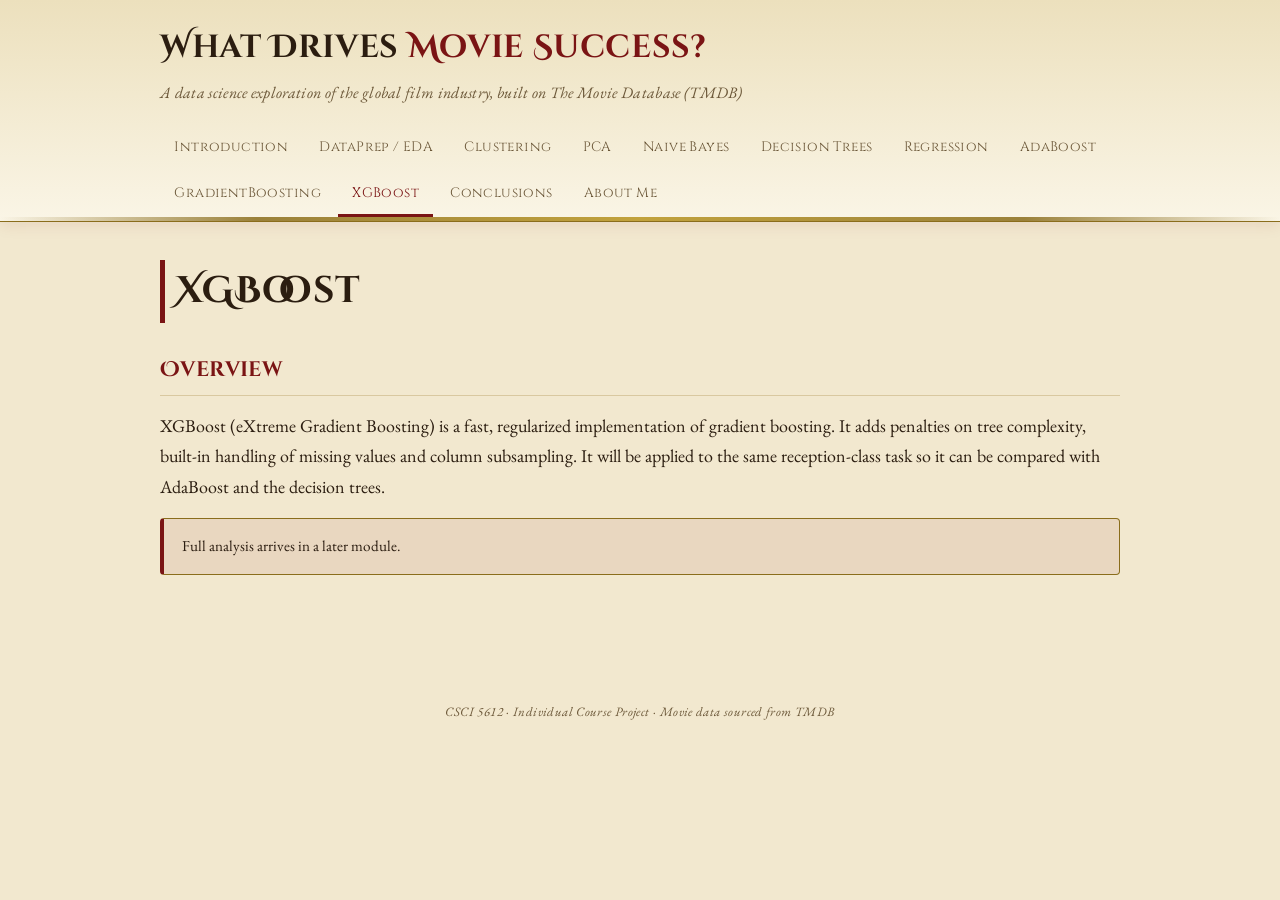
<file: website/xgboost.html>
<!DOCTYPE html>
<html lang="en">
<head>
<meta charset="UTF-8">
<meta name="viewport" content="width=device-width, initial-scale=1.0">
<title>XGBoost | What Drives Movie Success</title>
<link rel="preconnect" href="https://fonts.googleapis.com">
<link href="https://fonts.googleapis.com/css2?family=Cinzel+Decorative:wght@400;700&family=Cinzel:wght@400;600&family=EB+Garamond:ital,wght@0,400;0,600;1,400&display=swap" rel="stylesheet">
<link rel="stylesheet" href="css/style.css">
</head>
<body>

<header class="site-header">
  <div class="brand-bar">
    <h1>What Drives <span>Movie Success?</span></h1>
    <p>A data science exploration of the global film industry, built on The Movie Database (TMDB)</p>
  </div>
  <nav class="tabs">
    <a href="index.html">Introduction</a>
    <a href="dataprep_eda.html">DataPrep / EDA</a>
    <a href="clustering.html">Clustering</a>
    <a href="pca.html">PCA</a>
    <a href="naive_bayes.html">Naive Bayes</a>
    <a href="decision_trees.html">Decision Trees</a>
    <a href="regression.html">Regression</a>
    <a href="adaboost.html">AdaBoost</a>
    <a href="gradient_boosting.html">GradientBoosting</a>
    <a href="xgboost.html" class="active">XGBoost</a>
    <a href="conclusions.html">Conclusions</a>
    <a href="about.html">About Me</a>
  </nav>
  <div class="flag-strip"></div>
</header>

<main>
  <h2 class="page-title">XGBoost</h2>

  <section class="block">
    <h3>Overview</h3>
    <p>
      XGBoost (eXtreme Gradient Boosting) is a fast, regularized implementation of gradient boosting. It adds penalties on tree complexity, built-in handling of missing values and column subsampling. It will be applied to the same reception-class task so it can be compared with AdaBoost and the decision trees.
    </p>
    <p class="status-note">Full analysis arrives in a later module.</p>
  </section>
</main>

<footer class="site-footer">
  CSCI 5612 &middot; Individual Course Project &middot; Movie data sourced from TMDB
</footer>

</body>
</html>
</file>
<file: website/css/style.css>
:root {
  --bg: #f2e8cf;
  --surface: #faf5e6;
  --surface-raised: #e9dab3;
  --ink: #2b1d10;
  --ink-soft: #6b5738;
  --accent: #7a1414;
  --accent-2: #8a6d1c;
  --accent-soft: rgba(122, 20, 20, 0.08);
  --parchment: #e9dab3;
  --border: #d9c8a0;
  --max-width: 1000px;
}

* { box-sizing: border-box; }

body {
  margin: 0;
  font-family: "EB Garamond", Georgia, "Times New Roman", serif;
  background: var(--bg);
  color: var(--ink);
  line-height: 1.7;
  font-size: 18px;
}

h1, h2, h3 {
  font-family: "Cinzel Decorative", "Cinzel", Georgia, serif;
  letter-spacing: 0.02em;
}

/* thin gilded rule: a generic ornamental divider, not any franchise mark */
.flag-strip {
  height: 4px;
  width: 100%;
  background-image: linear-gradient(
    90deg,
    transparent 0%, var(--accent-2) 20%, #b8941f 50%, var(--accent-2) 80%, transparent 100%
  );
  opacity: 0.85;
}

header.site-header {
  background: linear-gradient(180deg, #ece0bd 0%, var(--surface) 100%);
  border-bottom: 1px solid var(--accent-2);
  position: sticky;
  top: 0;
  z-index: 10;
  box-shadow: 0 2px 16px rgba(122, 20, 20, 0.10);
}

.brand-bar {
  max-width: var(--max-width);
  margin: 0 auto;
  padding: 1.3rem 1.25rem 0.5rem;
  position: relative;
}

.brand-bar h1 {
  margin: 0;
  font-size: 2rem;
  color: var(--ink);
}

.brand-bar h1 span {
  color: var(--accent);
}

.brand-bar p {
  margin: 0.25rem 0 0;
  color: var(--ink-soft);
  font-size: 1rem;
  font-style: italic;
  letter-spacing: 0.02em;
}

nav.tabs {
  max-width: var(--max-width);
  margin: 0 auto;
  display: flex;
  flex-wrap: wrap;
  gap: 0.15rem;
  padding: 0.8rem 1.25rem 0;
}

nav.tabs a {
  text-decoration: none;
  color: var(--ink-soft);
  font-family: "Cinzel", Georgia, serif;
  font-size: 0.85rem;
  letter-spacing: 0.03em;
  padding: 0.55rem 0.9rem;
  border-radius: 4px 4px 0 0;
  border-bottom: 3px solid transparent;
  transition: color 0.15s ease, background 0.15s ease;
}

nav.tabs a:hover {
  background: var(--accent-soft);
  color: var(--ink);
}

nav.tabs a.active {
  color: var(--accent);
  border-bottom: 3px solid var(--accent);
}

main {
  max-width: var(--max-width);
  margin: 0 auto;
  padding: 2.4rem 1.25rem 4rem;
  position: relative;
}

main h2.page-title {
  margin-top: 0;
  font-size: 2.3rem;
  border-left: 5px solid var(--accent);
  padding-left: 0.7rem;
  color: var(--ink);
}

section.block {
  margin-bottom: 2.5rem;
  position: relative;
}

section.block h3 {
  font-size: 1.3rem;
  color: var(--accent);
  border-bottom: 1px solid var(--border);
  padding-bottom: 0.4rem;
  margin-bottom: 0.9rem;
  letter-spacing: 0.02em;
}

p { margin: 0 0 1rem; }

.status-note {
  background: var(--accent-soft);
  border: 1px solid var(--accent-2);
  color: var(--ink);
  padding: 0.9rem 1.1rem;
  border-radius: 4px;
  font-size: 0.95rem;
  border-left: 4px solid var(--accent);
}

.questions-list {
  padding-left: 1.3rem;
}

.questions-list li { margin-bottom: 0.6rem; }
.questions-list li::marker { color: var(--accent); font-weight: 700; }

figure.intro-figure, figure.fig {
  margin: 1.2rem 0;
  text-align: center;
}

figure.intro-figure img {
  max-width: 100%;
  border-radius: 6px;
  border: 1px solid var(--border);
  background: var(--surface);
}

figure figcaption {
  color: var(--ink-soft);
}

.gallery {
  display: grid;
  grid-template-columns: repeat(auto-fill, minmax(360px, 1fr));
  gap: 1.6rem;
}

.gallery figure {
  background: var(--surface);
  border: 1px solid var(--border);
  border-radius: 6px;
  padding: 0.8rem 0.8rem 1rem;
  margin: 0;
  transition: border-color 0.15s ease, transform 0.15s ease, box-shadow 0.15s ease;
}

.gallery figure:hover {
  border-color: var(--accent);
  transform: translateY(-2px);
  box-shadow: 0 6px 18px rgba(122, 20, 20, 0.12);
}

.gallery figure a.zoom {
  display: block;
  position: relative;
  cursor: zoom-in;
}

.gallery figure a.zoom::after {
  content: "\26f6  view full size";
  position: absolute;
  right: 0.4rem;
  bottom: 0.4rem;
  background: rgba(43, 29, 16, 0.78);
  color: #f2e8cf;
  font-family: "EB Garamond", serif;
  font-size: 0.75rem;
  padding: 0.15rem 0.55rem;
  border-radius: 999px;
  opacity: 0;
  transition: opacity 0.15s ease;
}

.gallery figure a.zoom:hover::after {
  opacity: 1;
}

.gallery figure img {
  width: 100%;
  border-radius: 4px;
  display: block;
  background: #fff;
}

.gallery figcaption {
  font-size: 0.85rem;
  color: var(--ink-soft);
  margin-top: 0.5rem;
}

.gallery figcaption strong {
  display: block;
  color: var(--accent);
  font-size: 0.9rem;
  margin-bottom: 0.15rem;
  letter-spacing: 0.02em;
}

.data-links {
  display: flex;
  flex-wrap: wrap;
  gap: 0.6rem;
  margin: 0.8rem 0 1.2rem;
}

.data-links a {
  background: var(--surface-raised);
  border: 1px solid var(--accent-2);
  color: var(--ink);
  padding: 0.45rem 0.9rem;
  border-radius: 999px;
  text-decoration: none;
  font-size: 0.85rem;
  font-weight: 600;
  font-family: "EB Garamond", serif;
  transition: background 0.15s ease, color 0.15s ease;
}

.data-links a:hover { background: var(--accent); color: #f2e8cf; border-color: var(--accent); }

code, pre {
  background: var(--surface-raised);
  color: var(--accent);
  border-radius: 4px;
  font-size: 0.85rem;
  font-family: "Courier New", monospace;
}

pre {
  padding: 0.9rem 1rem;
  overflow-x: auto;
  border: 1px solid var(--border);
}

ul, ol { color: var(--ink); }

a { color: var(--accent); }

table.preview-table {
  border-collapse: collapse;
  font-size: 0.85rem;
}

footer.site-footer {
  text-align: center;
  color: var(--ink-soft);
  font-size: 0.8rem;
  padding: 1.4rem 1rem 2rem;
  letter-spacing: 0.03em;
  font-style: italic;
}

/* very translucent castle watermark, home page only */
.hero-backdrop {
  position: absolute;
  inset: 0;
  overflow: hidden;
  pointer-events: none;
  z-index: 0;
}

.hero-backdrop img {
  position: absolute;
  top: -40px;
  left: 50%;
  transform: translateX(-50%);
  width: min(1400px, 160%);
  max-width: none;
  opacity: 0.11;
}

main > * { position: relative; z-index: 1; }

@media (max-width: 600px) {
  nav.tabs { overflow-x: auto; flex-wrap: nowrap; }
  main h2.page-title { font-size: 1.7rem; }
  .brand-bar h1 { font-size: 1.4rem; }
}

/* compact numeric tables used on the analysis tabs */
.table-wrap { overflow-x: auto; margin: 0.8rem 0 1.2rem; }

table.results-table {
  border-collapse: collapse;
  font-size: 0.9rem;
  width: 100%;
  background: var(--surface);
}

table.results-table th,
table.results-table td {
  border: 1px solid var(--border);
  padding: 0.4rem 0.6rem;
  text-align: left;
}

table.results-table th {
  background: var(--accent);
  color: #f2e8cf;
  font-family: "Cinzel", Georgia, serif;
  font-weight: 600;
  font-size: 0.8rem;
  letter-spacing: 0.02em;
}

table.results-table tr:nth-child(even) td { background: #f5ecd6; }

.gallery.wide { grid-template-columns: 1fr; }
</file>
